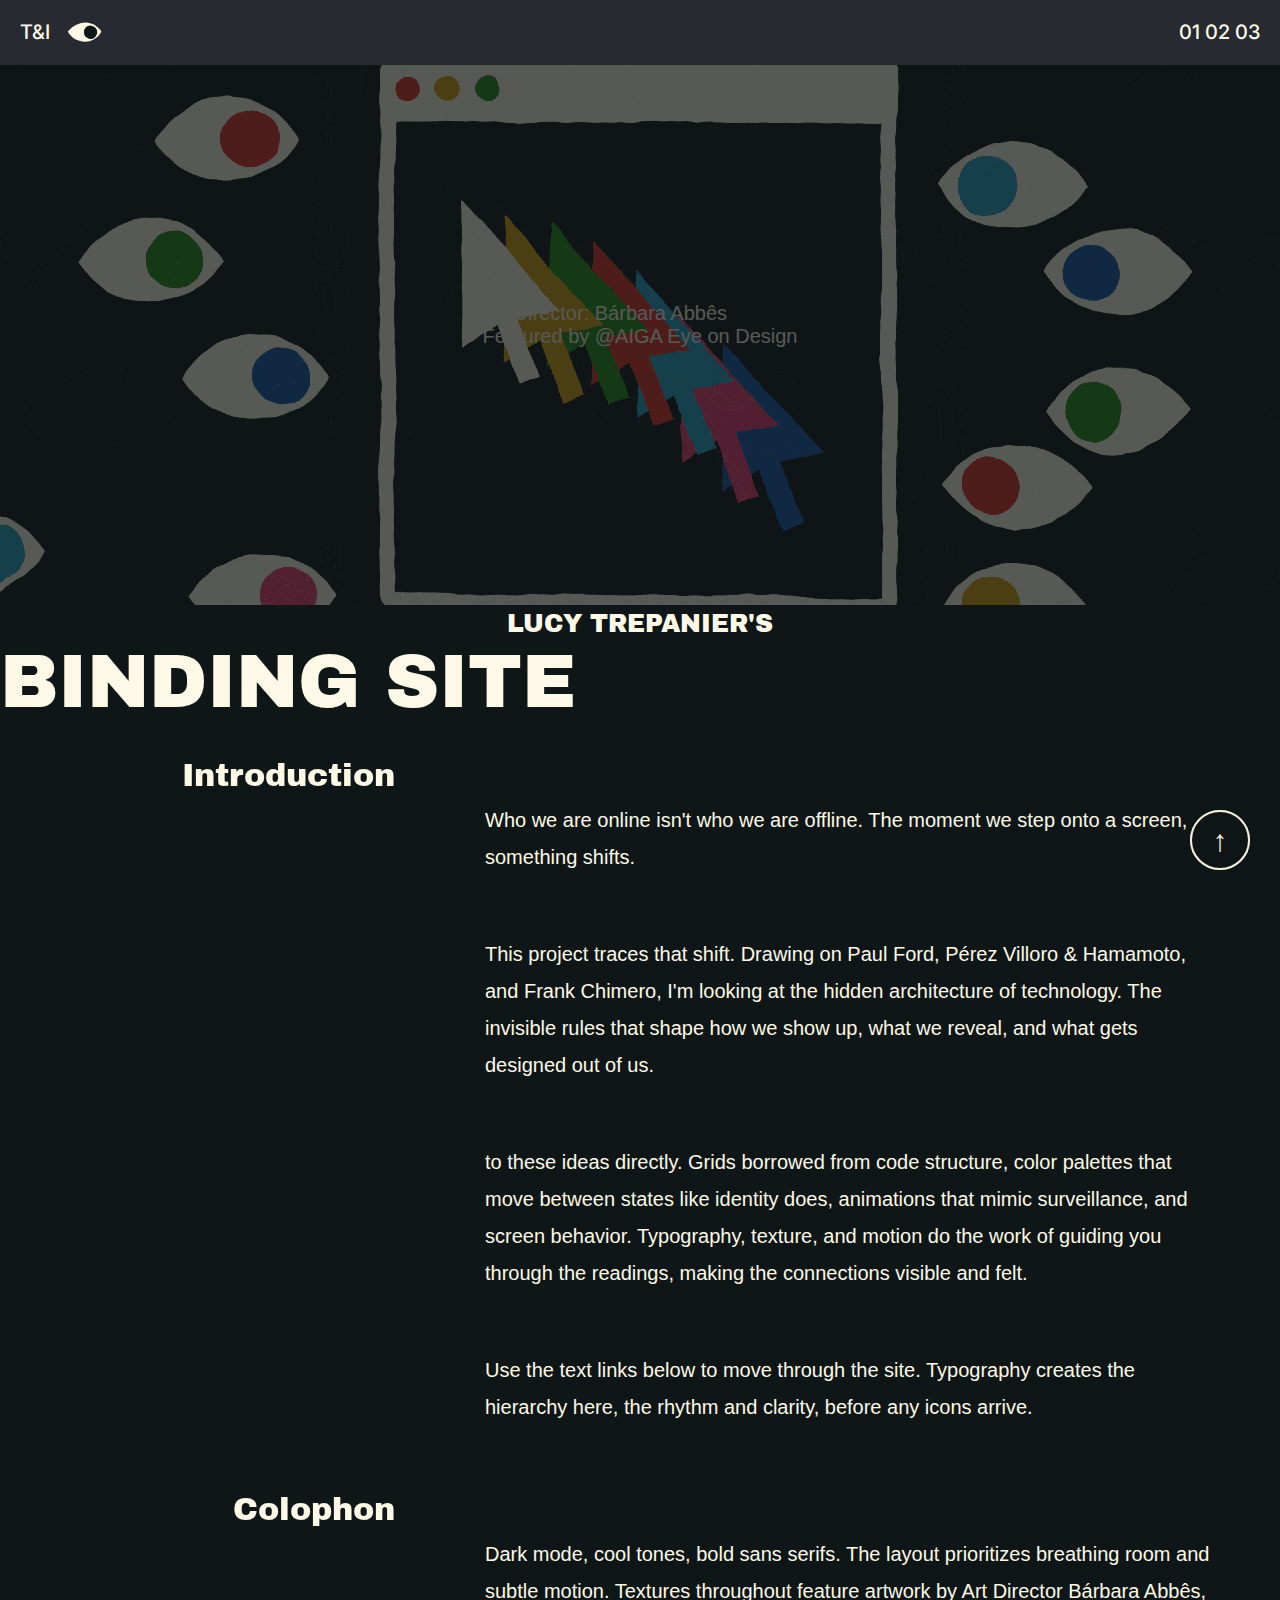
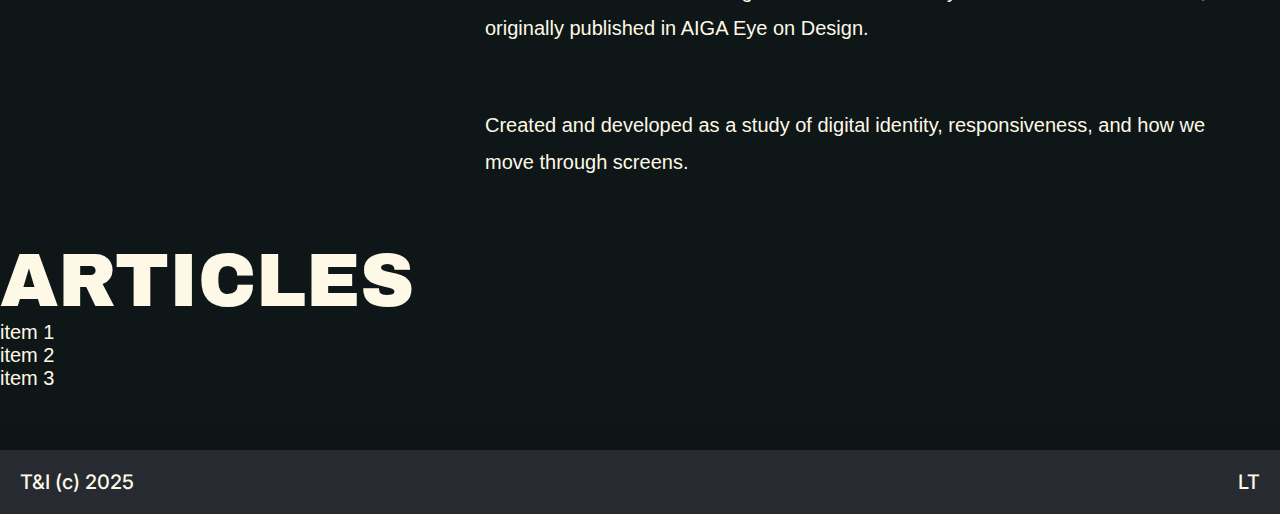
<file: index.html>
<!DOCTYPE html>
<html lang="en">
<head>
    <title>This is Lucy's Binding</title>
        <meta name="viewport" content="width=device-width, initial-scale=1" />
            <style>
	            @import 'reset.css' layer(reset);
	            @import 'common.css' layer(common);
				@import 'style.css' layer(style);
            </style>
        </head>
        <body>
			<nav>
				<ul class="main-page-nav">
					<li class="home">
						<a href="index.html">T&I</a>
						<svg id="Layer_1" xmlns="http://www.w3.org/2000/svg" version="1.1" viewBox="0 0 422.63 259.48">
						<!-- Generator: Adobe Illustrator 29.8.1, SVG Export Plug-In . SVG Version: 2.1.1 Build 2)  -->
						<defs>
							<style>
							.st0 {
								fill: #fdf9e6;
								stroke: #000;
								stroke-miterlimit: 10;
								stroke-width: 5px;
							}

							.st1 {
								fill: #0f1617;
							}
							</style>
						</defs>
						<path class="st0" d="M26.09,124.98c-1.22-1.74,22.7-25.87,25.34-28.57,9.52-9.71,19.64-18.84,30.51-27.02,19.25-14.48,41.42-24.37,63.81-32.96,28.94-11.1,60.52-15.36,91.35-11.99,21.49,2.35,41.79,10.15,61.5,18.66,8.39,3.62,17.43,6.61,24.57,12.44,6.19,5.06,11.39,11.1,17.78,15.95s13.26,9.6,18.85,15.62c6.14,6.6,12.27,13.21,18.4,19.82l9.03,16.63-11.4,20.43c-17.2,30.81-48.32,50.28-77.45,68.42l-22.79,9.97c-19.1,8.35-43.33,10.43-63.91,10.39-5.74-.01-11.49-.27-17.19-.98-6.95-.86-13.81-2.37-20.65-3.88-10.98-2.42-21.97-4.84-32.71-8.18-27.21-8.46-52.56-23.47-73.57-42.66-16.65-15.21-28.55-33.8-41.45-52.09Z"/>
						<path class="st1" d="M200.99,117.95c-1.39,15.82,1.85,39.67,11.65,52.89,6.53,8.82,16.5,14.9,26.06,19.94,10.27,5.42,19.54,9.91,31.39,9.61,7.3-.18,14.75-.78,21.74-3.02s12.66-6.97,18.96-10.85l14.92-14.92c9.17-9.17,12.82-25.83,13.65-38.15.55-8.22.41-16.57-1.57-24.57-4.03-16.32-16.67-28.47-30.54-36.98-9.22-5.66-18.99-11.07-29.73-12.33-21.11-2.48-45.56,5.59-59.99,21.21-10.47,11.34-15.38,24.02-16.53,37.17Z"/>
						</svg>
					</li>
					<li class="tabs">
						<a class="tab1" href="what-is-code/index.html">01</a>
						<a class="tab2" href="post-identity/index.html">02</a>
						<a class="tab3" href="what-screens-want/index.html">03</a>
					</li>
				</ul>
			</nav>
            <section class="gif">
					<ul>
						<li><a href="https://charlielemaignan.com/projects/quartz">Art Director: Bárbara Abbês</a></li>
						<li><a href="https://www.instagram.com/p/CRUh6u8F-dt/?utm_source=ig_web_copy_link&img_index=1">Featured by @AIGA Eye on Design</a></li>
					</ul>
				</section>
			<section class="project">
				<p class="eyebrow">LUCY TREPANIER'S</h1>
				<h1>BINDING SITE</h1>
			</section>
			<section class="text-container">
				<section class="section-title">
					<h2> Introduction </h2>
				</section>
					<section class="1.1-text">
						<p class="link">
							<a href="../article-name/">↑</a>
						</p>
						<p>
							Who we are online isn't who we are offline. The moment we step onto a screen, something shifts.
						</p>
						<p>
							This project traces that shift. Drawing on Paul Ford, Pérez Villoro & Hamamoto, and Frank Chimero, I'm looking at the hidden architecture of technology. The invisible rules that shape how we show up, what we reveal, and what gets designed out of us.	
						</p>
						<p>
							to these ideas directly. Grids borrowed from code structure, color palettes that move between states like identity does, animations that mimic surveillance, and screen behavior. Typography, texture, and motion do the work of guiding you through the readings, making the connections visible and felt.
						</p>
						<p id="block">
							Use the text links below to move through the site. Typography creates the hierarchy here, the rhythm and clarity, before any icons arrive.
						</p>
					</section>
					<section class="section-title">
						<h2> Colophon </h2>
					</section>
						<section class="1.1-text">
							<p class="link">
								<a href="../article-name/">↑</a>
							</p>
							<p>
								Dark mode, cool tones, bold sans serifs. The layout prioritizes breathing room and subtle motion. Textures throughout feature artwork by Art Director Bárbara Abbês, originally published in AIGA Eye on Design.
							</p>
							<p id="block">
								Created and developed as a study of digital identity, responsiveness, and how we move through screens.	
							</p>
						</section>
			</section>
			<section>
					<h1 class="legend-text"> ARTICLES </h1>
				<section class="legend">
					<ul>
						<li id="item1">item 1</li>
						<li id="item2">item 2</li>
						<li id="item3">item 3</li>
					</ul>
				</section>
				</section>
				<footer>
					<ul>
						<li class="footer-item">T&I (c) 2025</li>
						<li class="footer-item">LT</li>
					</ul>
				</footer>
        </body>
</head>
</file>
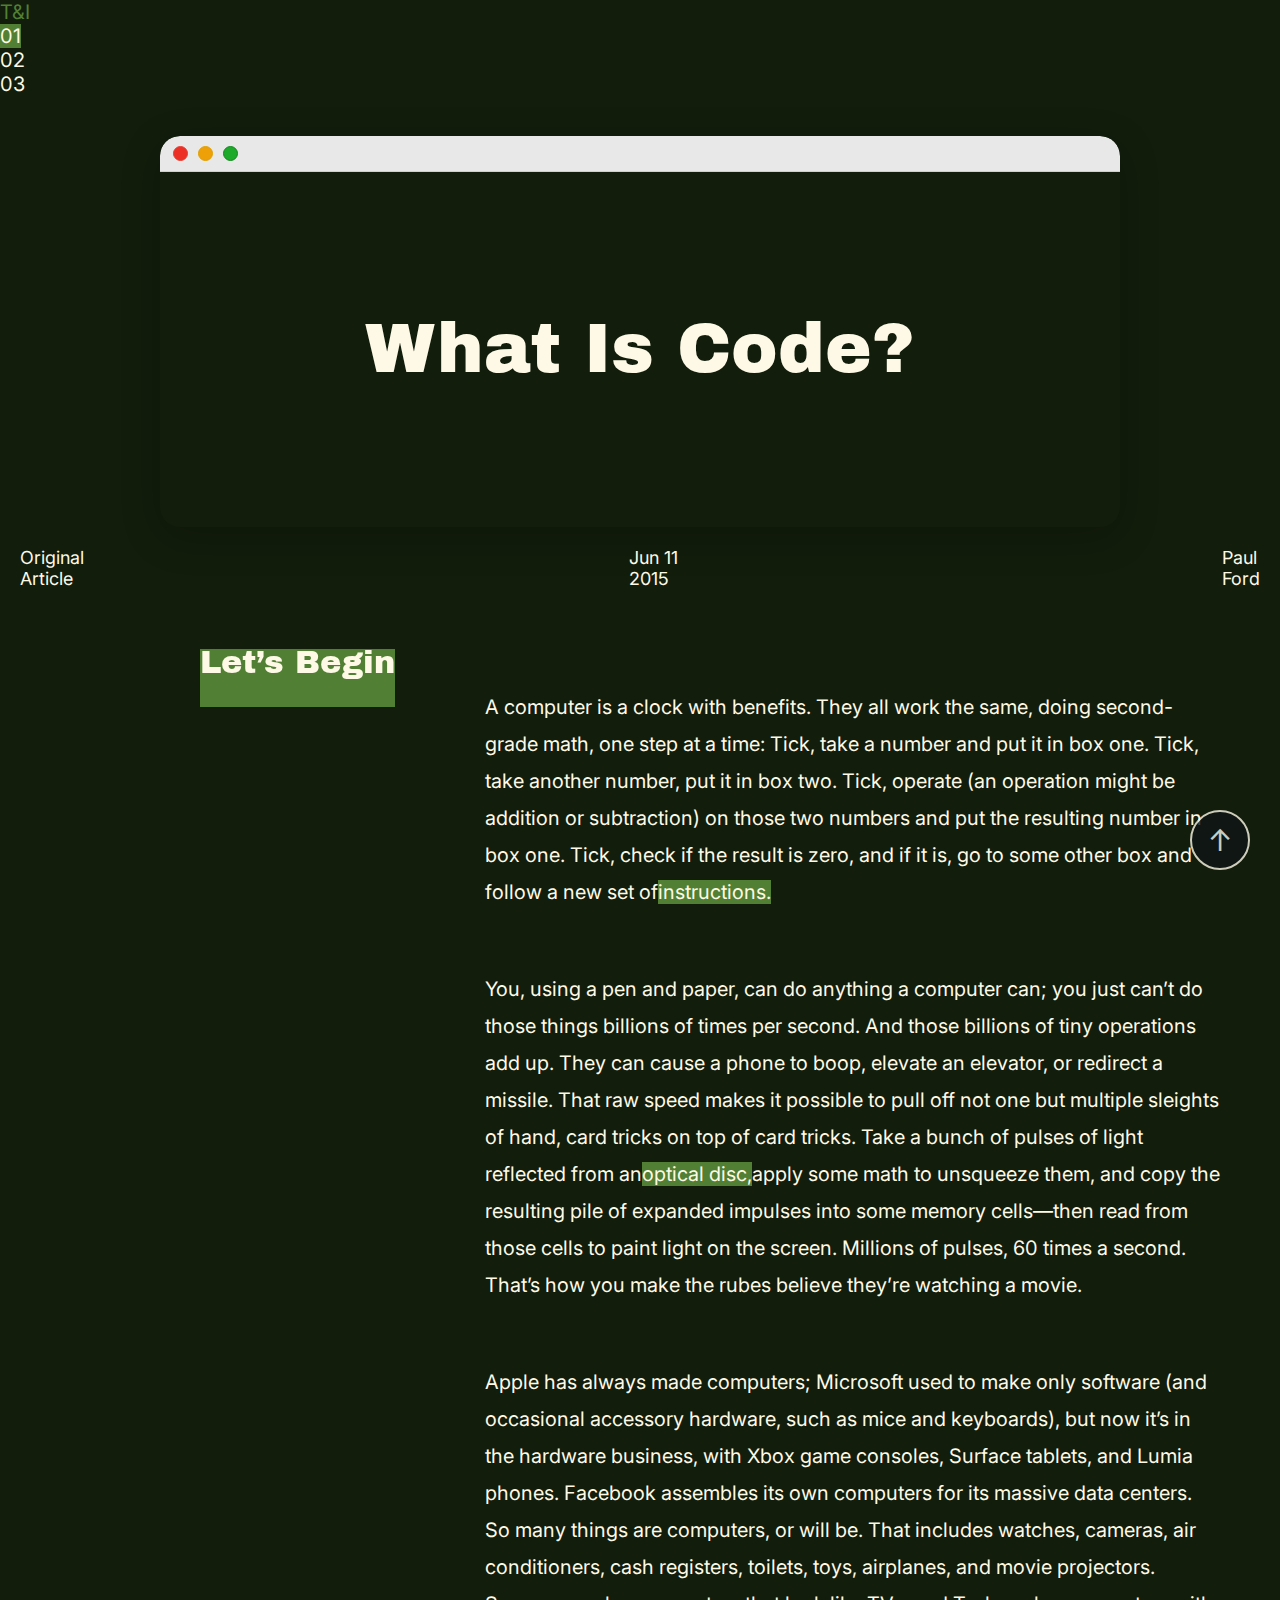
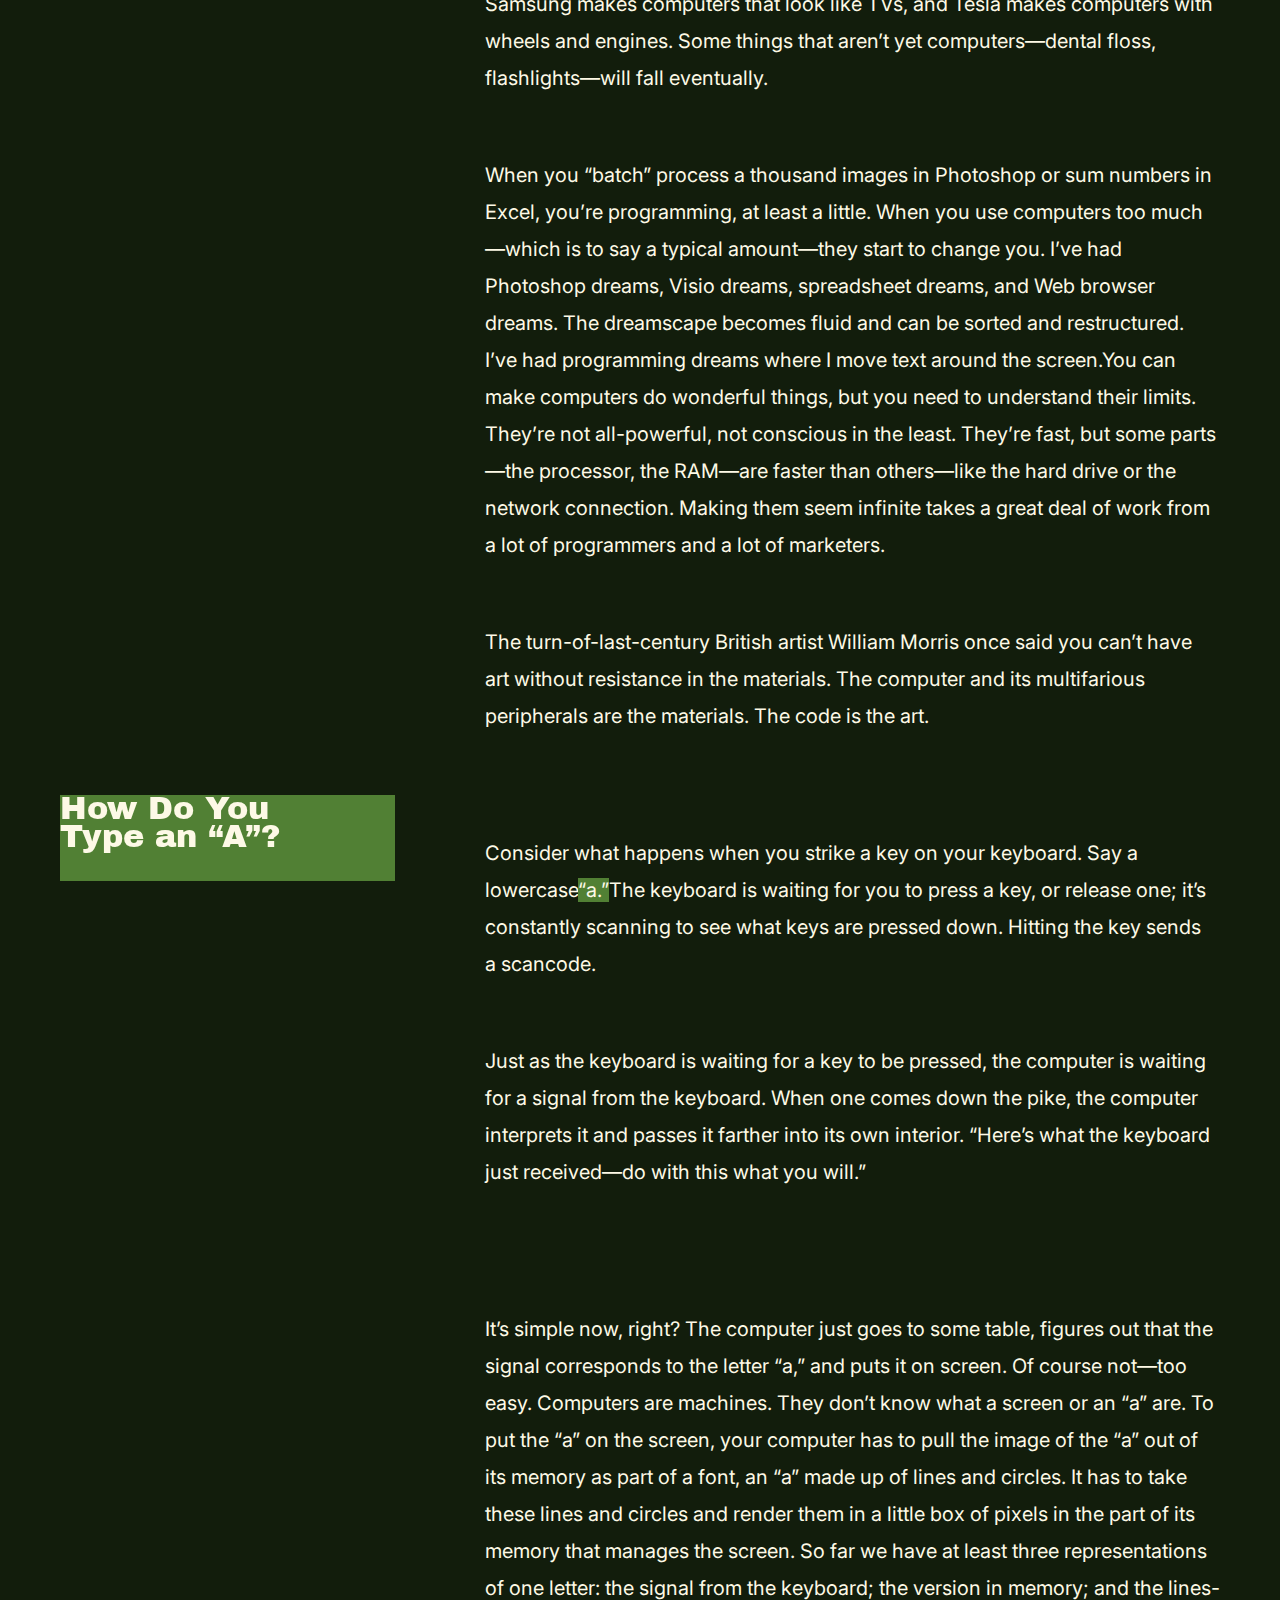
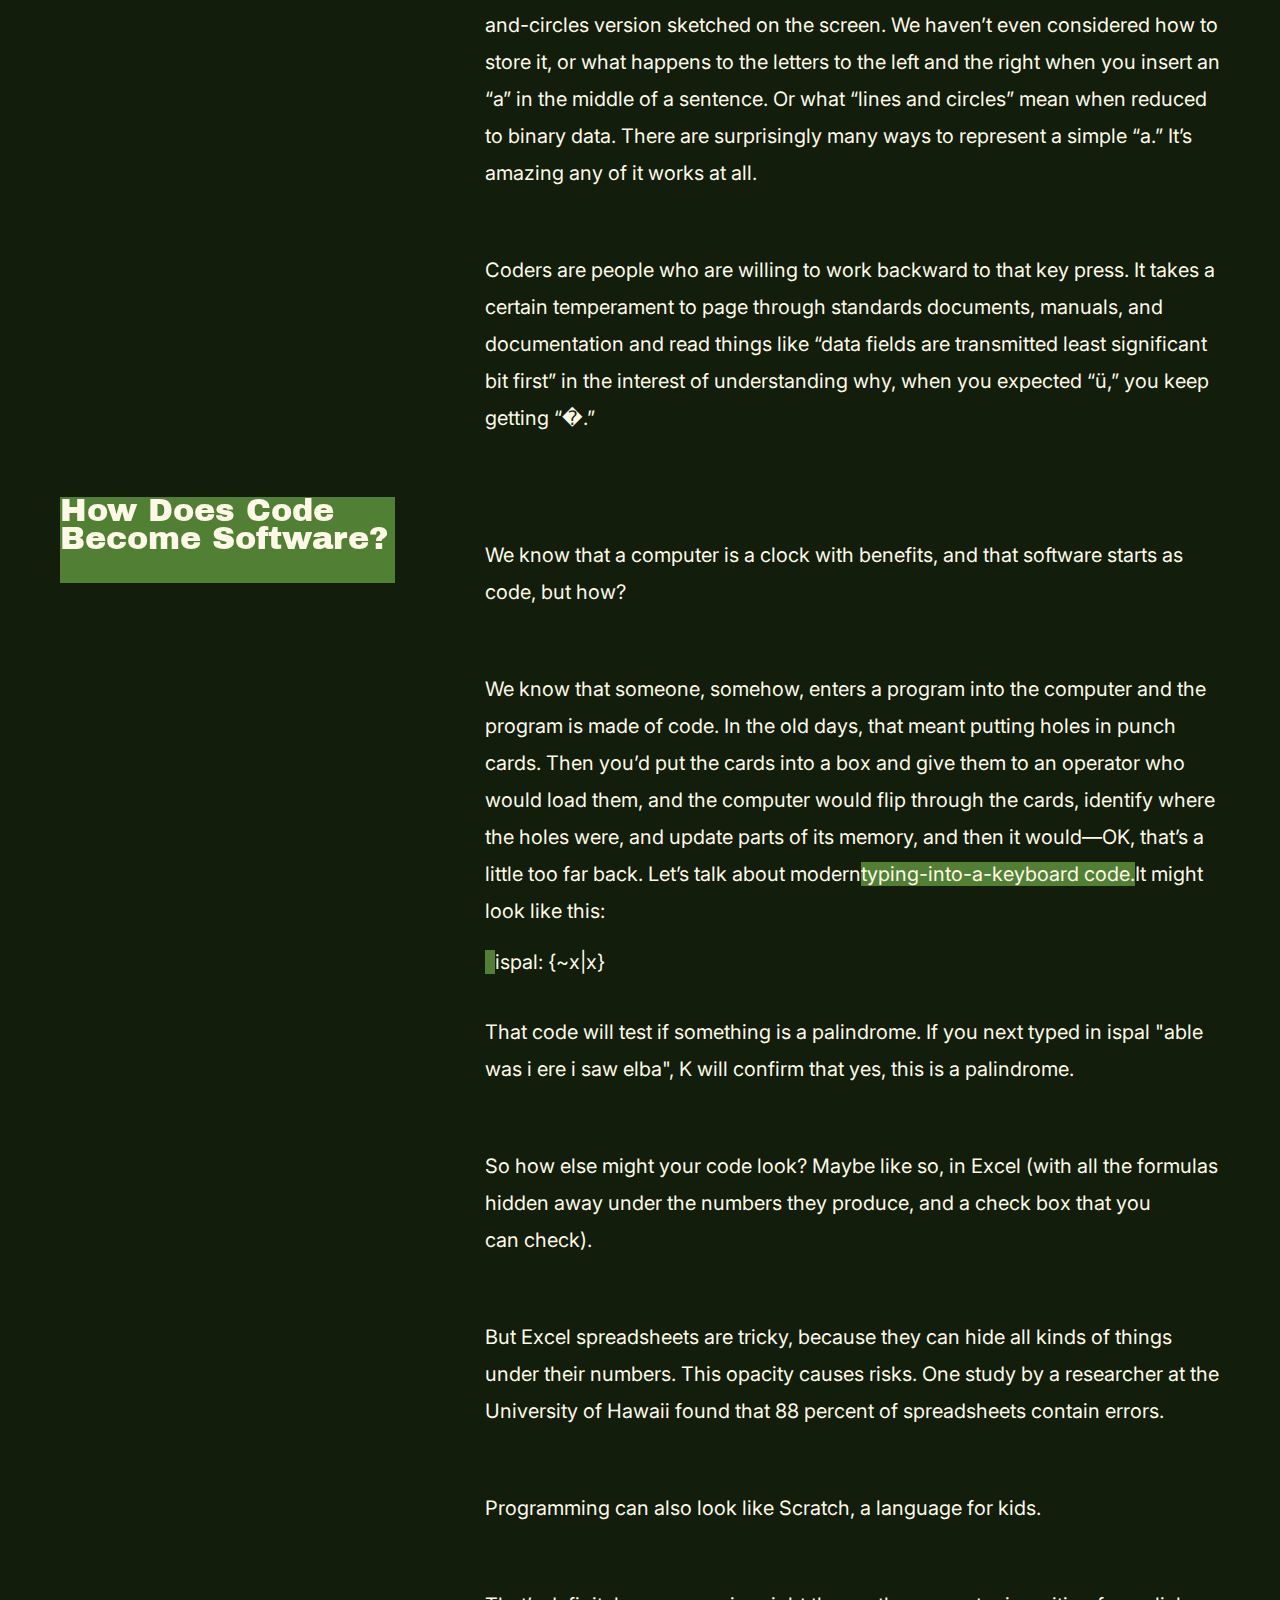
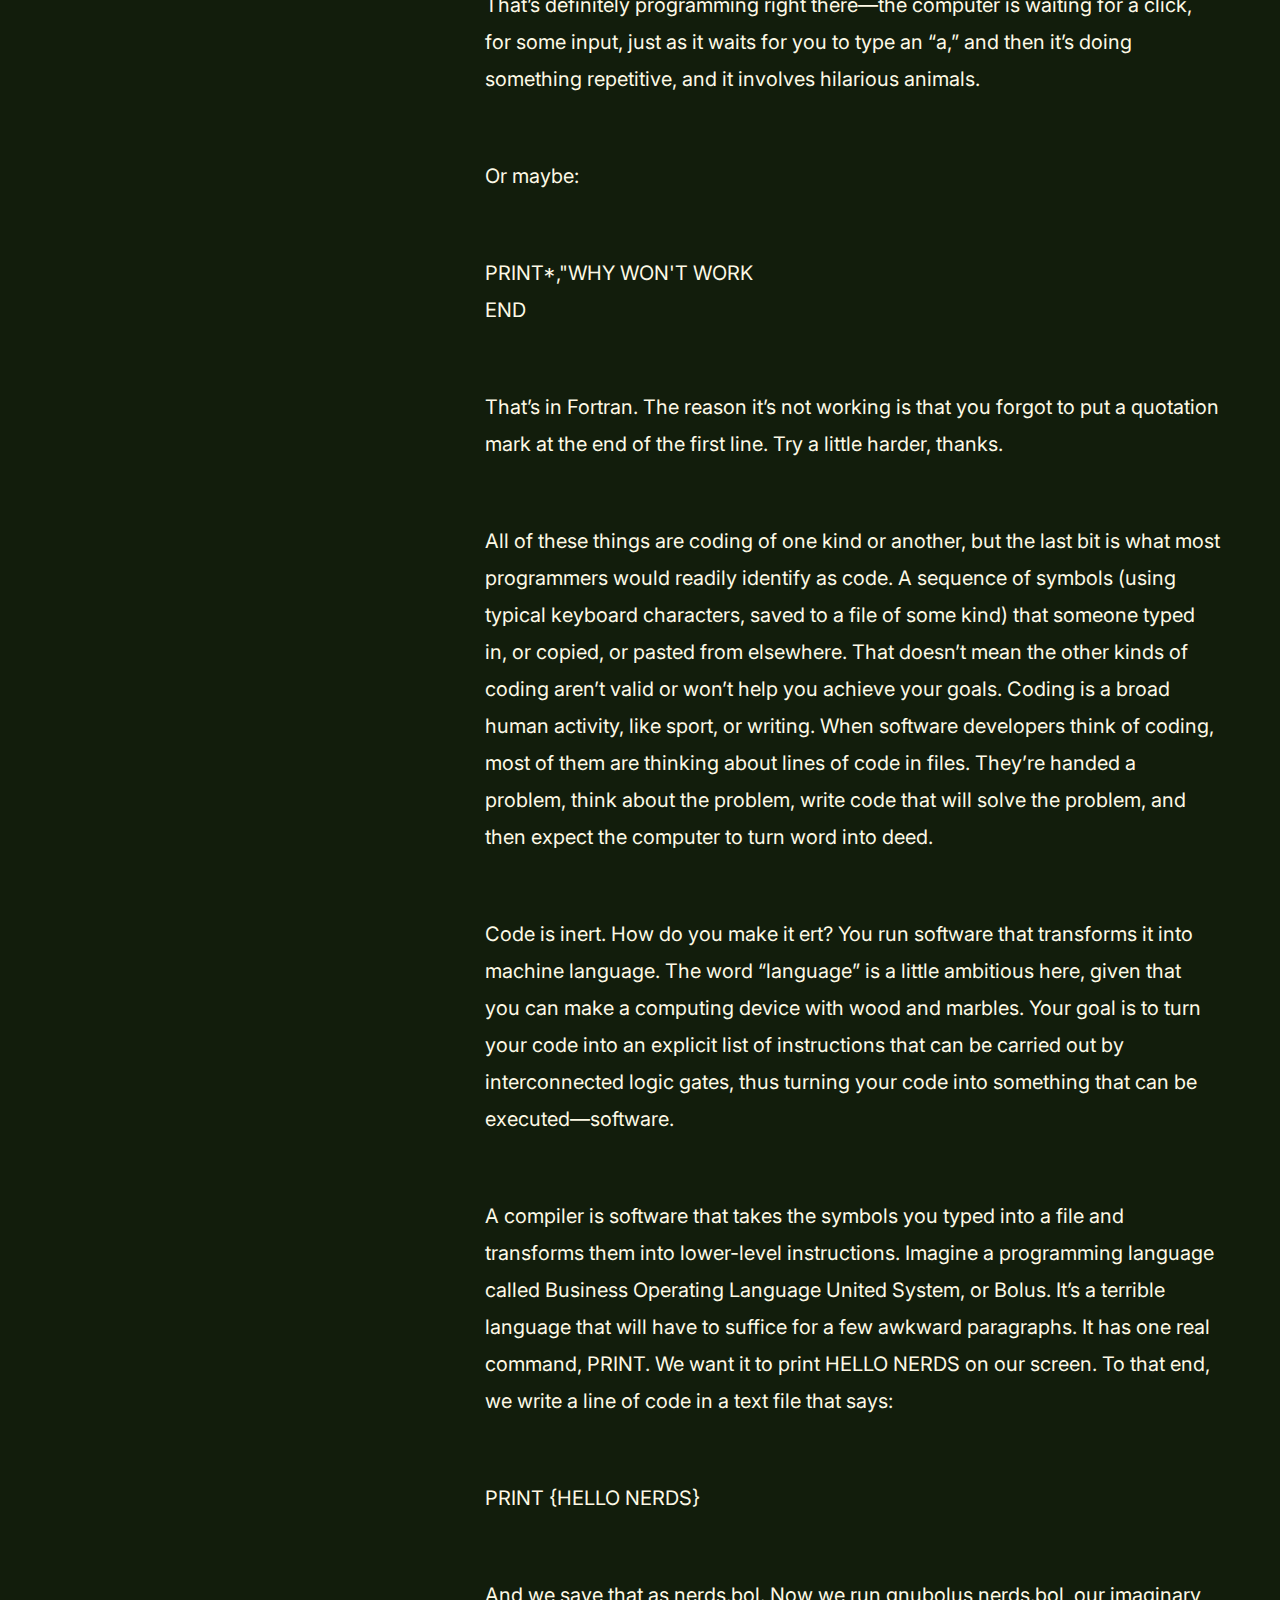
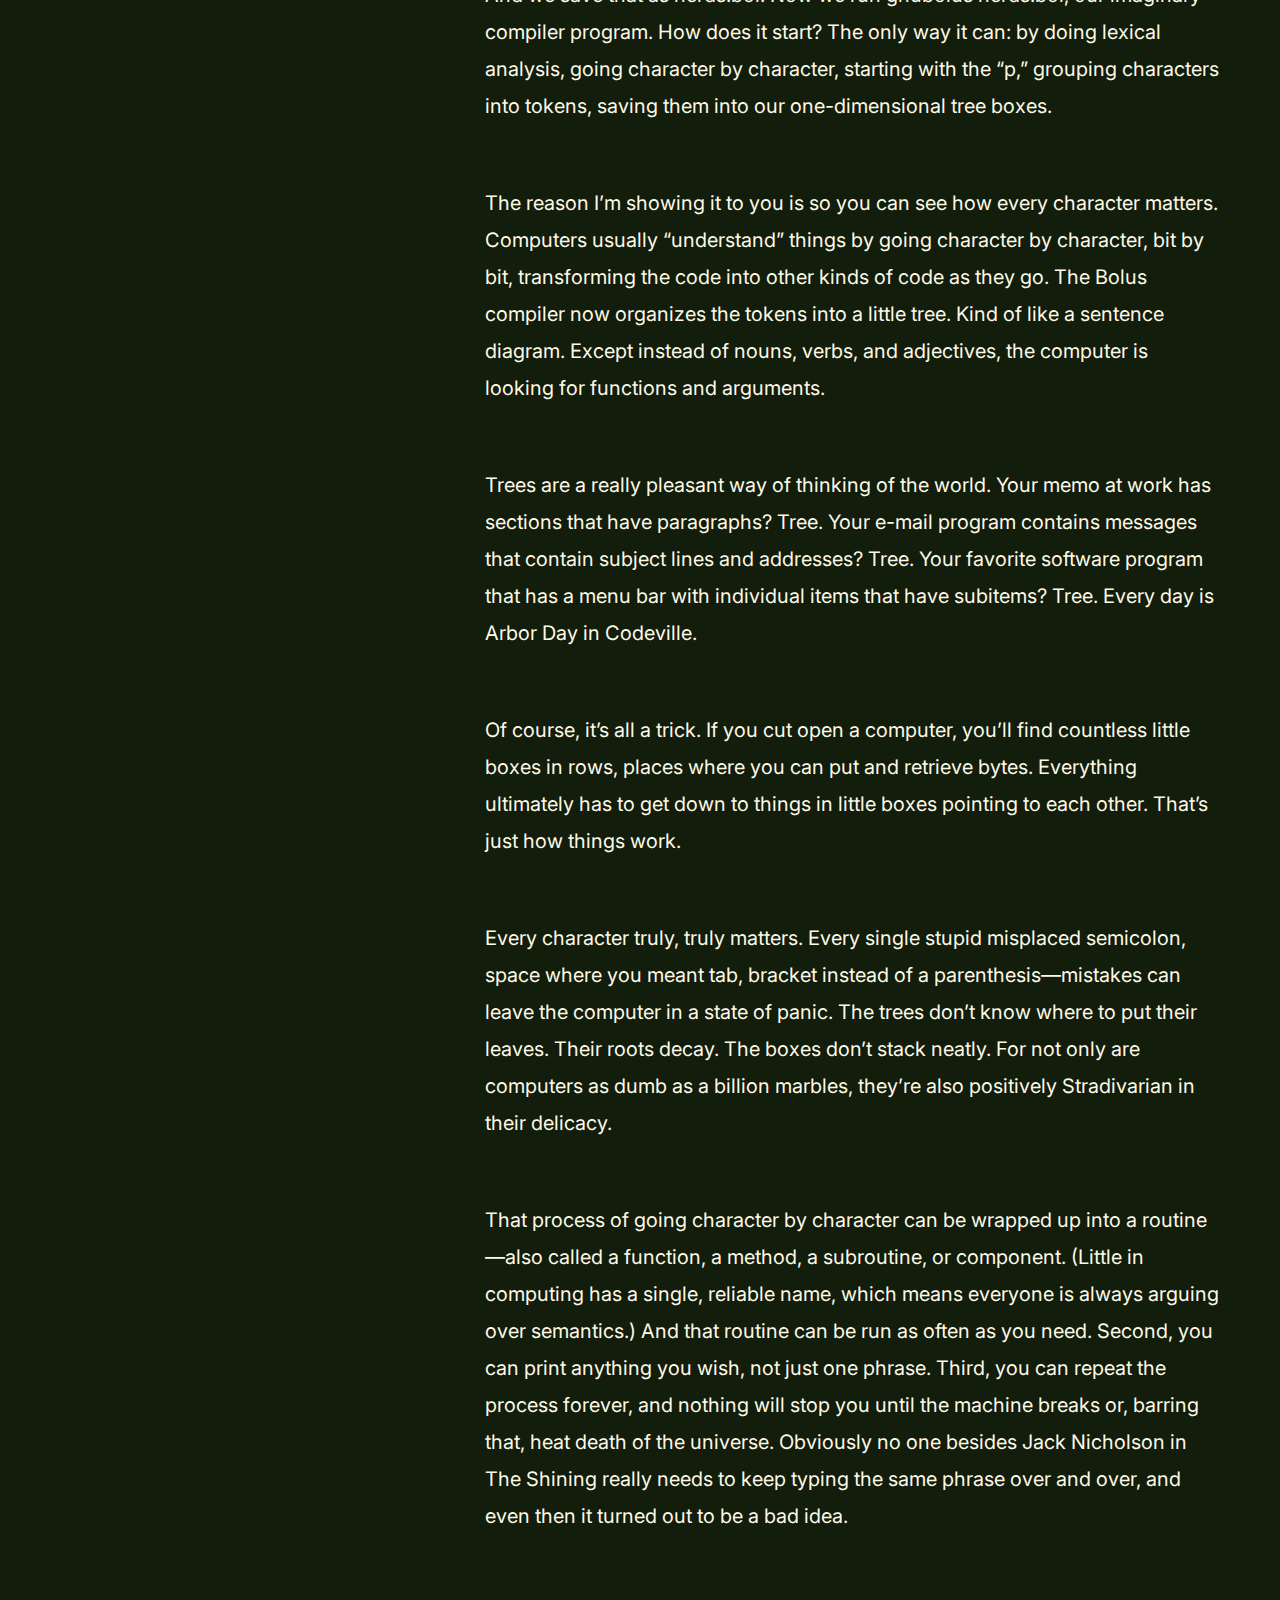
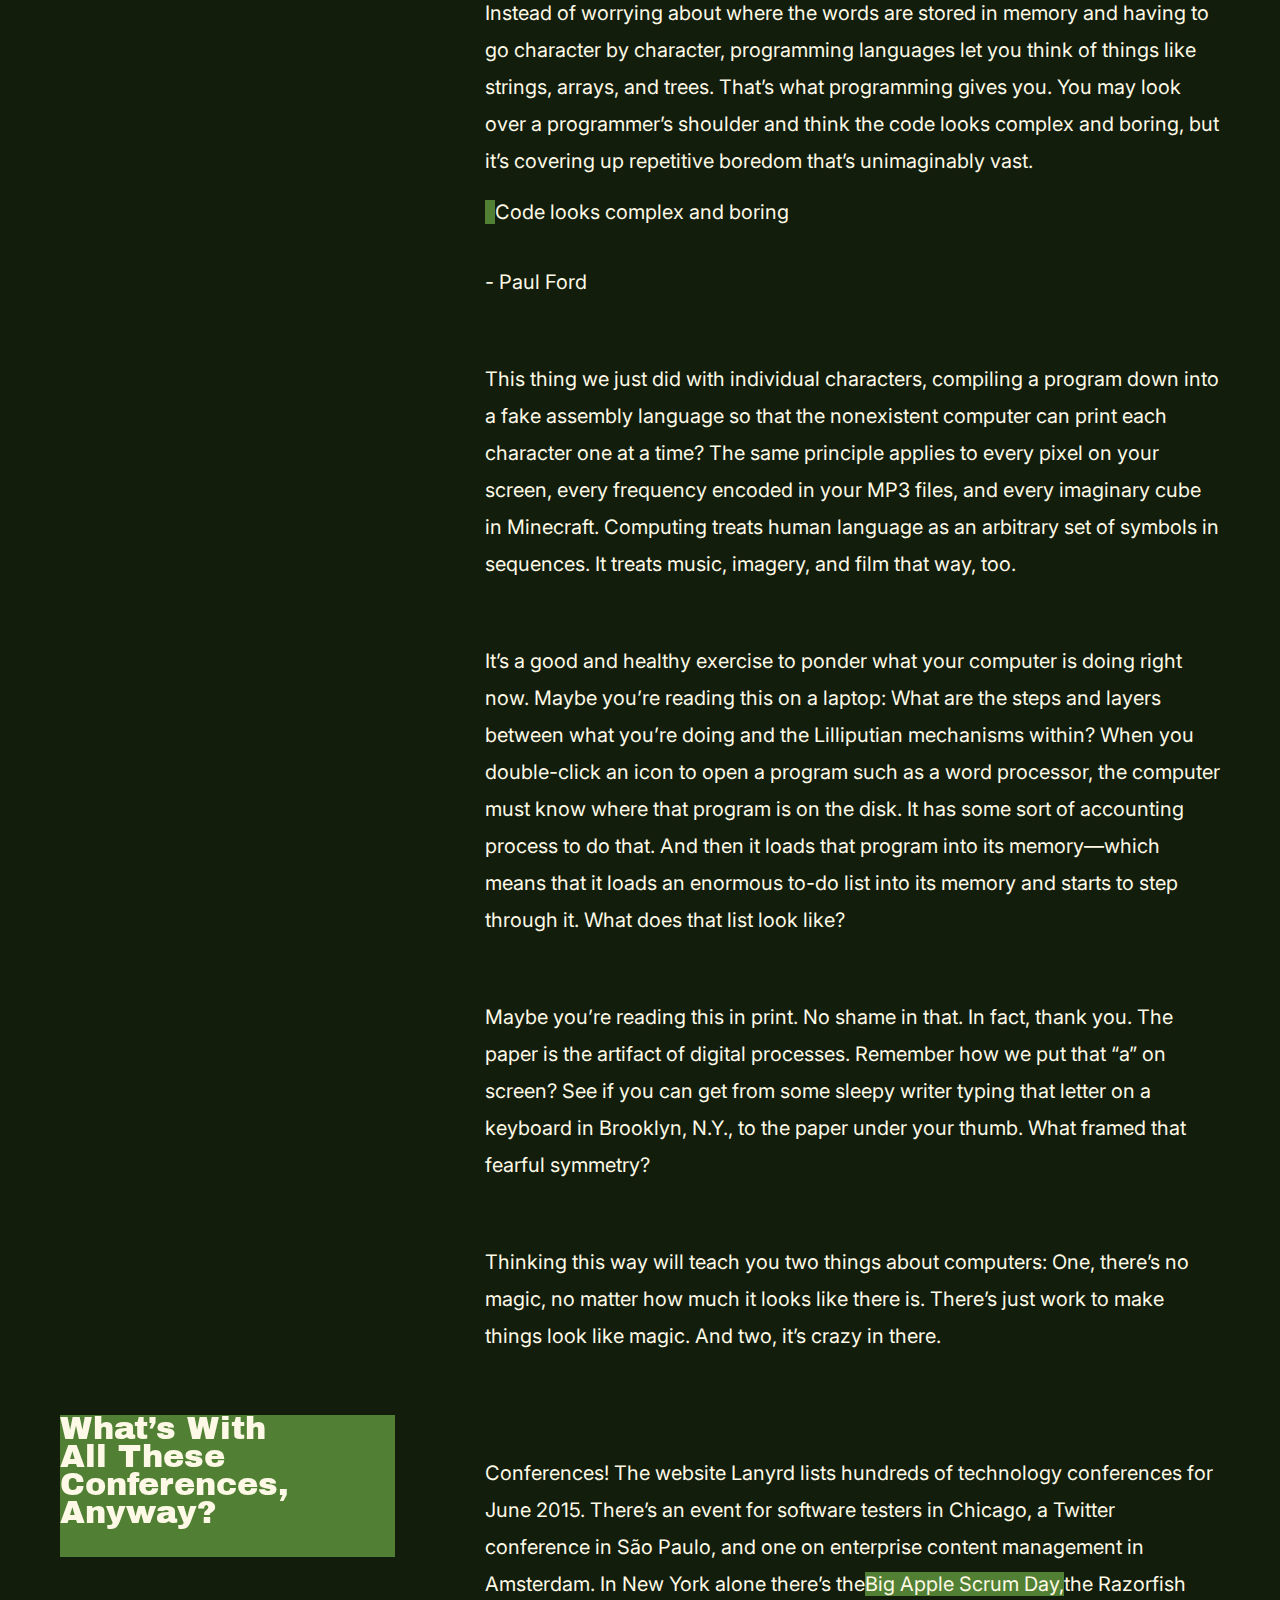
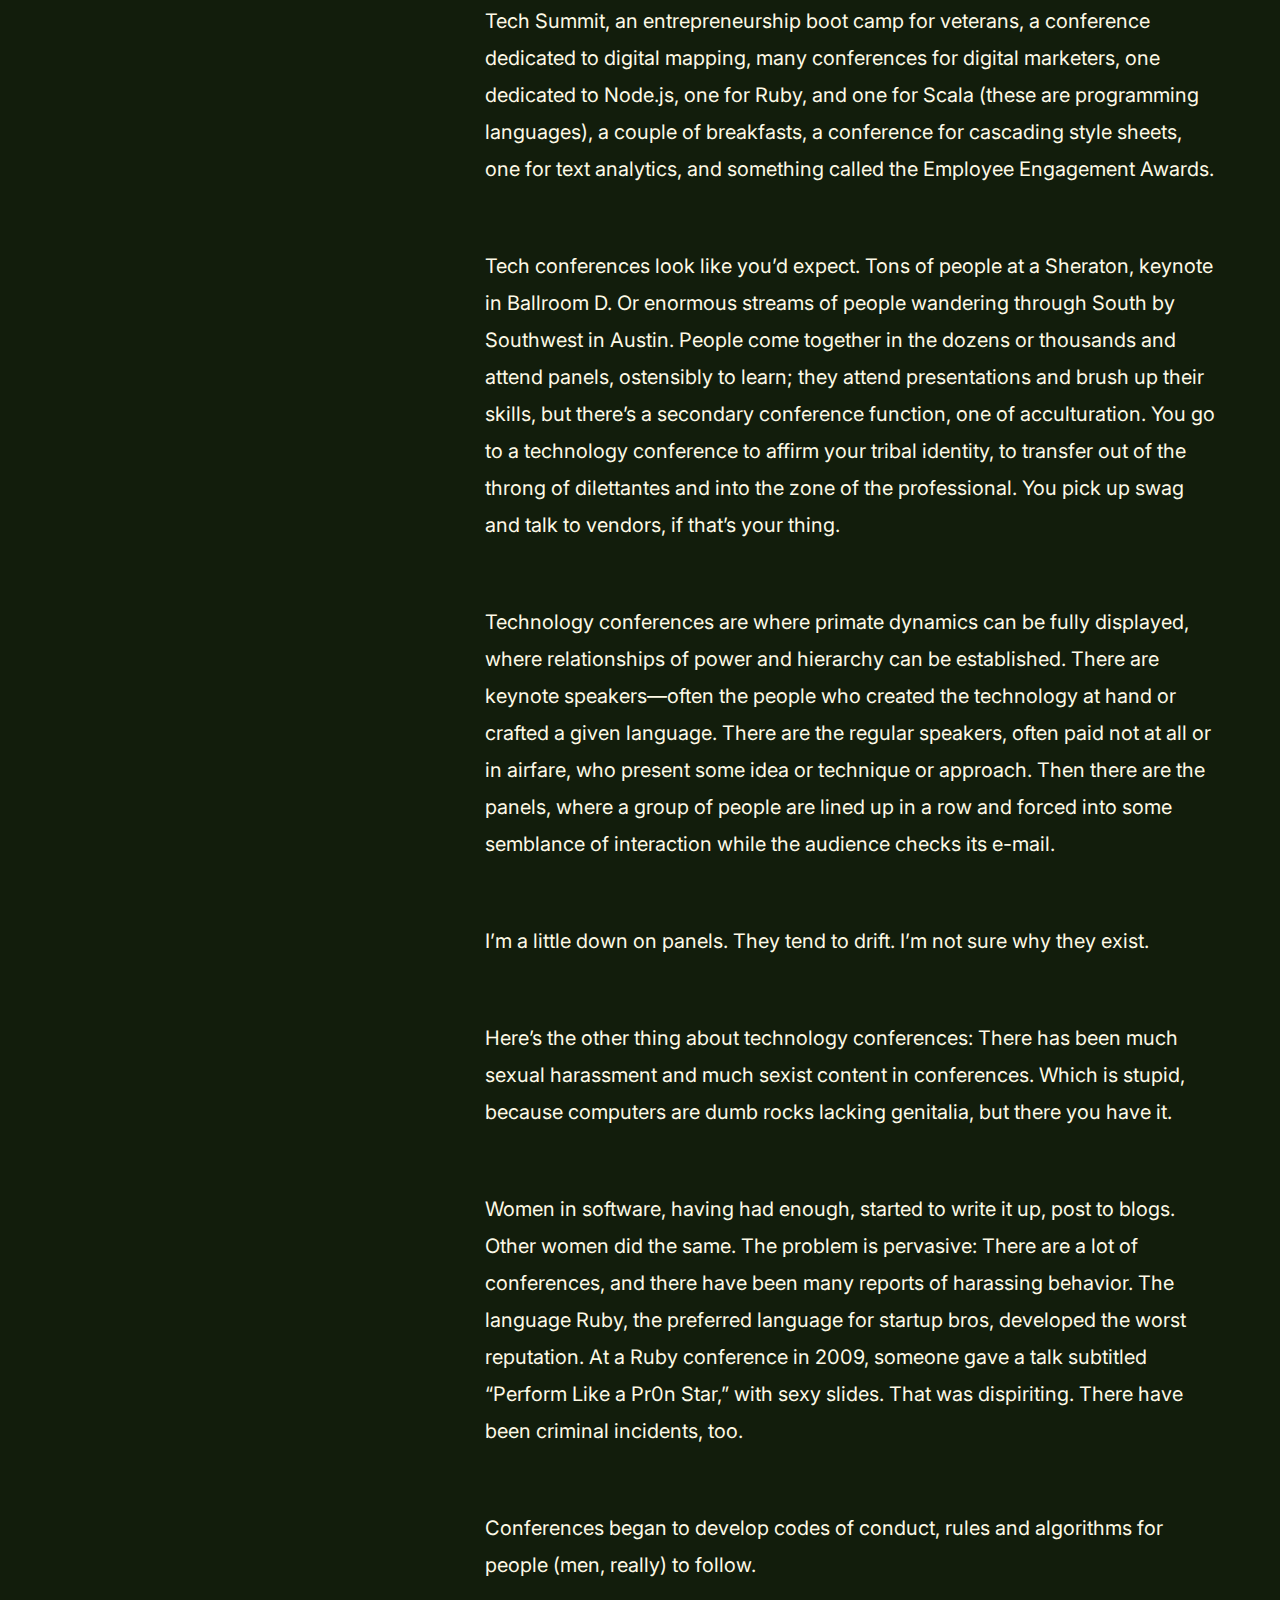
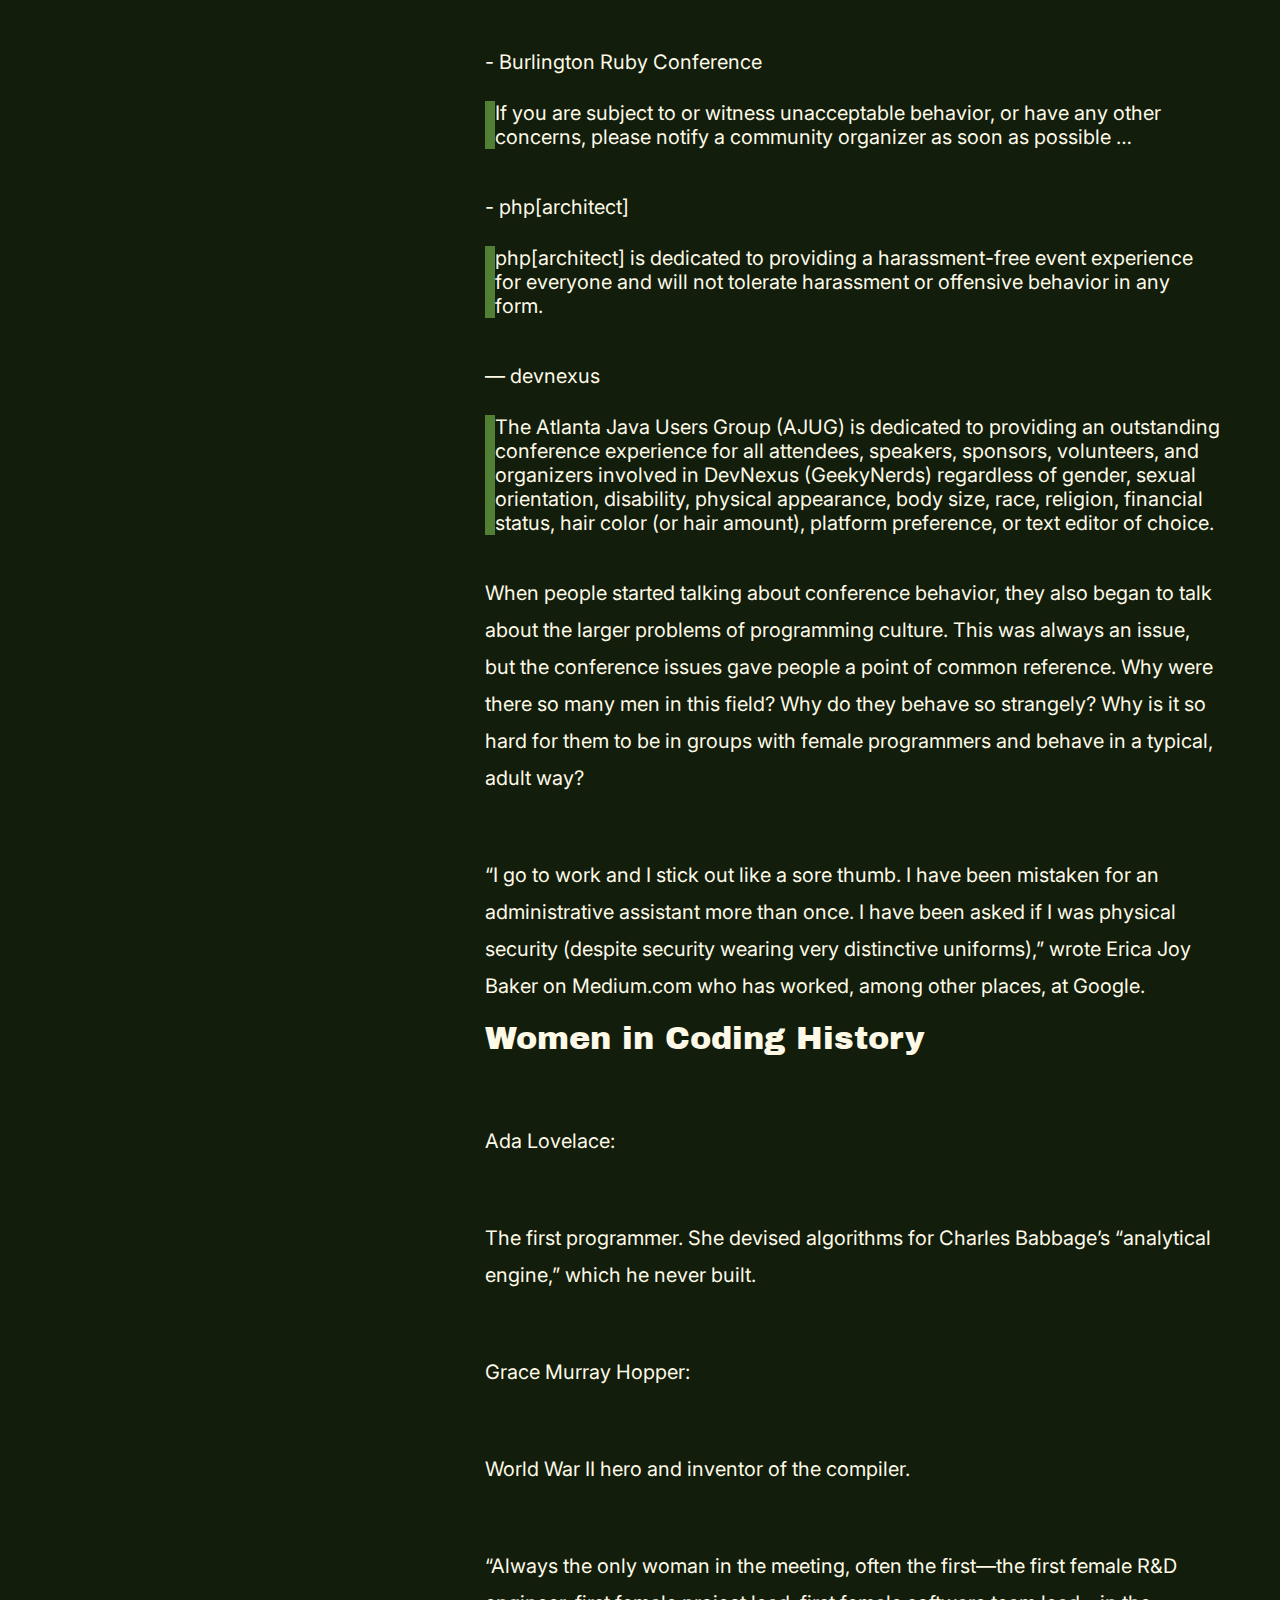
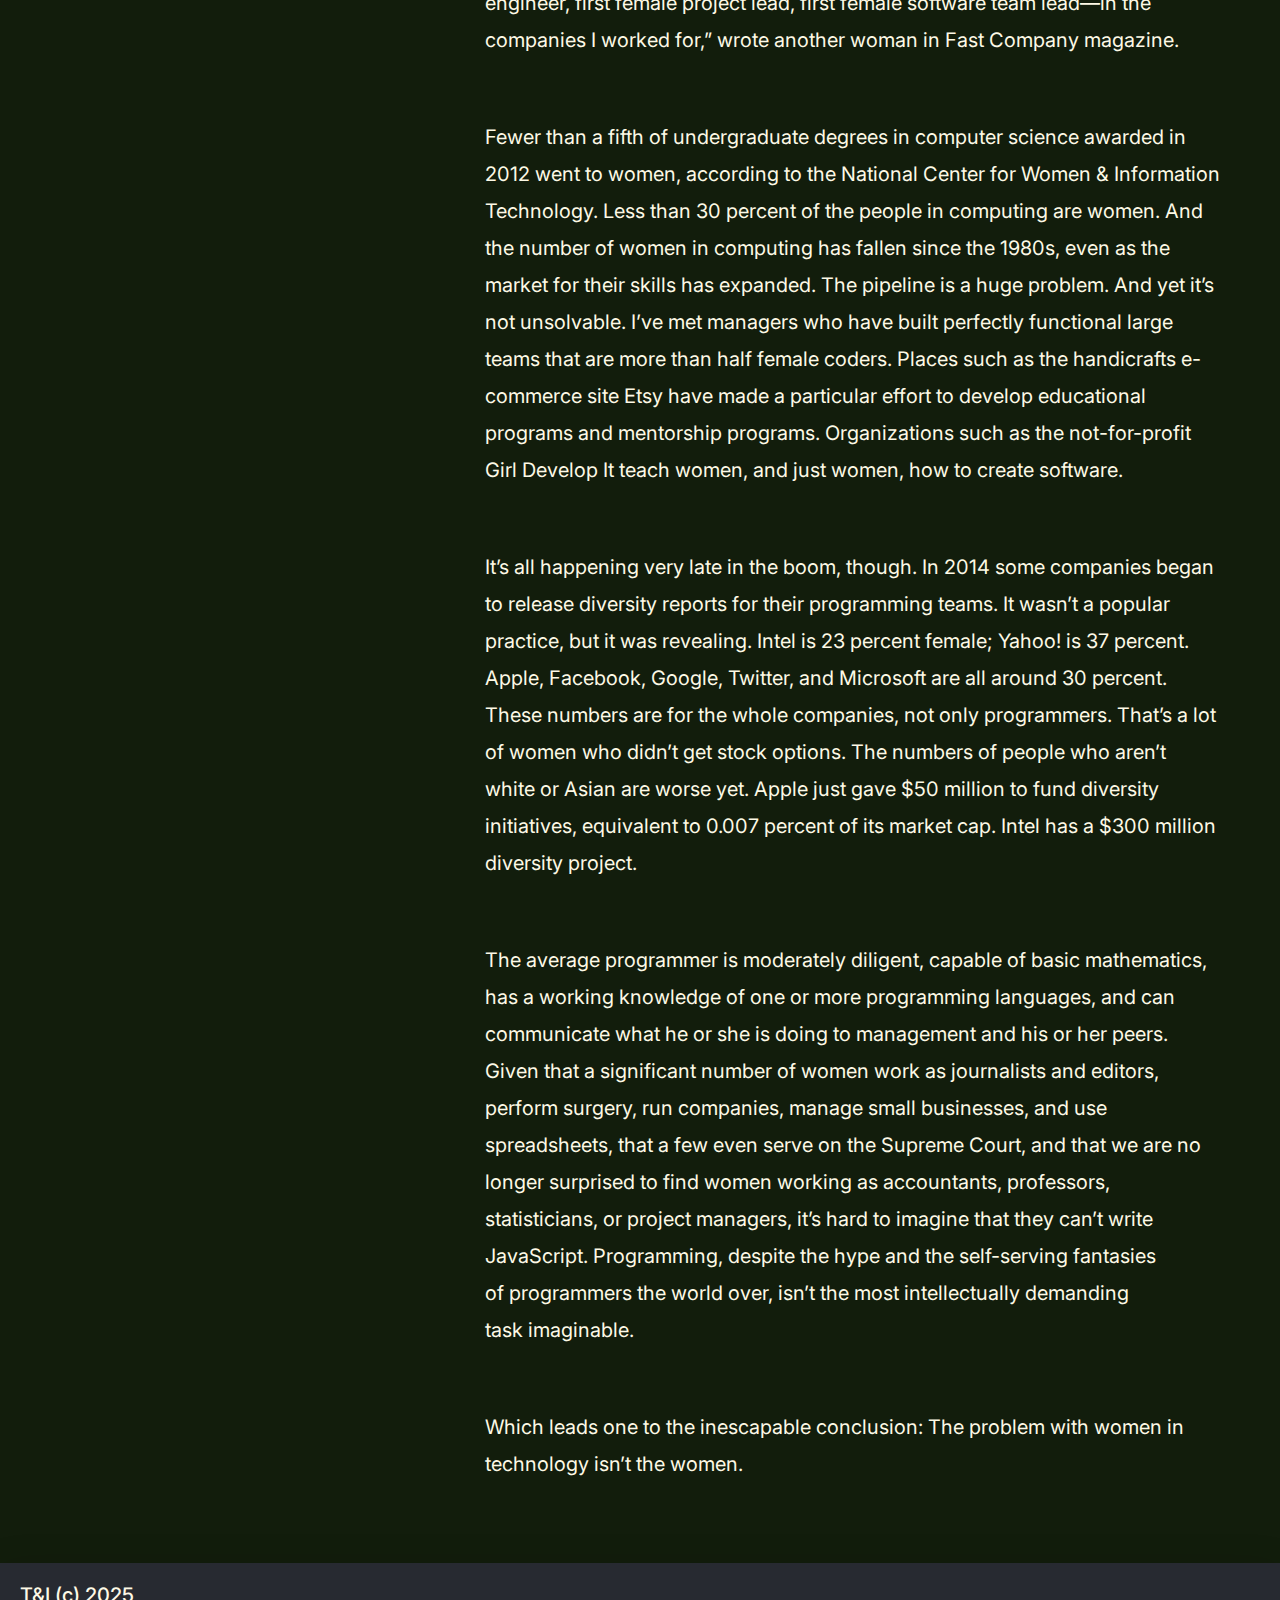
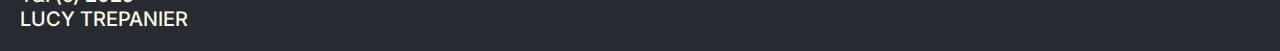
<file: article-name/index.html>
<!doctype html>
<html>
	<head>
		<title>Lucy's Manuscript</title>
		<meta name="viewport" content="width=device-width, initial-scale=1" />
		<style>
			@import '../reset.css' layer(reset);
			@import '../common.css' layer(common);
			@import 'style.css' layer(page);
		</style>
	</head>
	<body>
			<nav>
                <ol class="main-nav">
                    <li>
						<a class="home" href="../index.html">T&I</a>
					</li>
					<li>
						<a class="active" href="../article-name/">01</a>
					</li>
                    <li>
						<a href="../second-article/">02</a>
					</li>
                    <li>
						<a href="../third-one/">03</a>
					</li>
                </ol>
            </nav>
		<!-- <header>
				<section class="gif">
					<ol>
						<li><a href="https://charlielemaignan.com/projects/quartz">Art Director: Bárbara Abbês</a></li>
						<li><a href="https://www.instagram.com/p/CRUh6u8F-dt/?utm_source=ig_web_copy_link&img_index=1">Featured by @AIGA Eye on Design</a></li>
					</ol>
				</section>
		</header> -->
		<main>
			<article>
				<section> 
					<!-- <section class="title">
						<h1 id="main">DIRECTION</h1>
						<p class="sub-title">one</p>
					</section> -->
					<section class="title">
					<section class="top-bar">
						<ul class="circles">
							<li class="circle red"></li>
							<li class="circle yellow"></li>
							<li class="circle green"></li>
						</ul>
					</section>
					<section class="screen">
						<h1 id="top">What Is Code?</h1>
					</section>
					</section>
						<!-- <h1 id="top2">WHAT IS CODE?</h1>
						<h1 id="top3">WHAT IS CODE?</h1>
						<h1 id="top4">WHAT IS CODE?</h1> -->
					</section>
						<ol class="list-items">
                    		<li><a href="https://www.bloomberg.com/graphics/2015-paul-ford-what-is-code/?embedded-checkout=true">Original<br>Article</a></li>
                    		<li>Jun 11<br>2015</li>
                    		<li><a href="https://en.wikipedia.org/wiki/Paul_Ford_(technologist)">Paul<br>Ford</a></li>
                		</ol>
					<section class="text-container">
							<section class="section-title">
								<h2 class="one"> Let’s Begin </h2>
							</section>
							<section class="1.1-text">
								<p class="link">
									<a href="../article-name/">↑</a>
								</p>
								<p>
									A computer is a clock with benefits. They all work the same, doing second-grade math, one step at a time: Tick, take a number and put it in box one. Tick, take another number, put it in box two. Tick, operate (an operation might be addition or subtraction) on those two numbers and put the resulting number in box one. Tick, check if the result is zero, and if it is, go to some other box and follow a new set of<a class="link01"href="https://www.bloomberg.com/graphics/2015-paul-ford-what-is-code/">instructions.</a>
								</p>
								<p>
									You, using a pen and paper, can do anything a computer can; you just can’t do those things billions of times per second. And those billions of tiny operations add up. They can cause a phone to boop, elevate an elevator, or redirect a missile. That raw speed makes it possible to pull off not one but multiple sleights of hand, card tricks on top of card tricks. Take a bunch of pulses of light reflected from an<a class="link01"href="https://www.bloomberg.com/graphics/2015-paul-ford-what-is-code/">optical disc,</a>apply some math to unsqueeze them, and copy the resulting pile of expanded impulses into some memory cells—then read from those cells to paint light on the screen. Millions of pulses, 60 times a second. That’s how you make the rubes believe they’re watching a movie.
								</p>
								<!-- This is inserted for design purposes -->
								<!-- <blockquote>
									"Millions of pulses, 60 times a second. That’s how you make the rubes believe they’re watching a movie."
								</blockquote>
								<p class="paul">
									- Paul Ford
								</p> -->
								<p>
									Apple has always made computers; Microsoft used to make only software (and occasional accessory hardware, such as mice and keyboards), but now it’s in the hardware business, with Xbox game consoles, Surface tablets, and Lumia phones. Facebook assembles its own computers for its massive data centers. So many things are computers, or will be. That includes watches, cameras, air conditioners, cash registers, toilets, toys, airplanes, and movie projectors. Samsung makes computers that look like TVs, and Tesla makes computers with wheels and engines. Some things that aren’t yet computers—dental floss, flashlights—will fall eventually.
								</p>
								<p>
									When you “batch” process a thousand images in Photoshop or sum numbers in Excel, you’re programming, at least a little. When you use computers too much—which is to say a typical amount—they start to change you. I’ve had Photoshop dreams, Visio dreams, spreadsheet dreams, and Web browser dreams. The dreamscape becomes fluid and can be sorted and restructured. I’ve had programming dreams where I move text around the screen.You can make computers do wonderful things, but you need to understand their limits. They’re not all-powerful, not conscious in the least. They’re fast, but some parts—the processor, the RAM—are faster than others—like the hard drive or the network connection. Making them seem infinite takes a great deal of work from a lot of programmers and a lot of marketers.
								</p>
								<p>
									The turn-of-last-century British artist William Morris once said you can’t have art without resistance in the materials. The computer and its multifarious peripherals are the materials. The code is the art.
								</p>
							</section>
					</section>

					<section class="text-container">
						<section class="section-title">
							<h2 class="one"> How Do You Type an “A”? </h2>
						</section>
						<section class="1.2-text">
							<p>
								Consider what happens when you strike a key on your keyboard. Say a lowercase<a class="link01"href="https://www.bloomberg.com/graphics/2015-paul-ford-what-is-code/">“a.”</a>The keyboard is waiting for you to press a key, or release one; it’s constantly scanning to see what keys are pressed down. Hitting the key sends a scancode.
							</p>
							<p>
								Just as the keyboard is waiting for a key to be pressed, the computer is waiting for a signal from the keyboard. When one comes down the pike, the computer interprets it and passes it farther into its own interior. “Here’s what the keyboard just received—do with this what you will.”
							</p>
							<!-- This is inserted for design purposes -->
								<!-- <blockquote>
									“Here’s what the keyboard just received—do with this what you will.”
								</blockquote>
								<p class="paul">
									- Paul Ford -->
								</p>
							<p>
								It’s simple now, right? The computer just goes to some table, figures out that the signal corresponds to the letter “a,” and puts it on screen. Of course not—too easy. Computers are machines. They don’t know what a screen or an “a” are. To put the “a” on the screen, your computer has to pull the image of the “a” out of its memory as part of a font, an “a” made up of lines and circles. It has to take these lines and circles and render them in a little box of pixels in the part of its memory that manages the screen. So far we have at least three representations of one letter: the signal from the keyboard; the version in memory; and the lines-and-circles version sketched on the screen. We haven’t even considered how to store it, or what happens to the letters to the left and the right when you insert an “a” in the middle of a sentence. Or what “lines and circles” mean when reduced to binary data. There are surprisingly many ways to represent a simple “a.” It’s amazing any of it works at all.
							</p>
							<p>
								Coders are people who are willing to work backward to that key press. It takes a certain temperament to page through standards documents, manuals, and documentation and read things like “data fields are transmitted least significant bit first” in the interest of understanding why, when you expected “ü,” you keep getting “�.”
							</p>
						</section>
					</section>

					<section class="text-container">
						<section class="section-title">
							<h2 class="one"> 
								How Does Code Become Software? 
							</h2>
						</section>
						<section class="1.3-text">
							<p>
								We know that a computer is a clock with benefits, and that software starts as code, but how?
							</p>
							<p>
								We know that someone, somehow, enters a program into the computer and the program is made of code. In the old days, that meant putting holes in punch cards. Then you’d put the cards into a box and give them to an operator who would load them, and the computer would flip through the cards, identify where the holes were, and update parts of its memory, and then it would—OK, that’s a little too far back. Let’s talk about modern<a class="link01"href="https://www.bloomberg.com/graphics/2015-paul-ford-what-is-code/">typing-into-a-keyboard code.</a>It might look like this:
							</p>
							<blockquote id="code">
								ispal: {~x|x}
							</blockquote>
							<p>
								That code will test if something is a palindrome. If you next typed in ispal "able was i ere i saw elba", K will confirm that yes, this is a palindrome.
							</p>
							<p>
								So how else might your code look? Maybe like so, in Excel (with all the formulas hidden away under the numbers they produce, and a check box that you can check).
							</p>
							<p>
								But Excel spreadsheets are tricky, because they can hide all kinds of things under their numbers. This opacity causes risks. One study by a researcher at the University of Hawaii found that 88 percent of spreadsheets contain errors.
							</p>
							<p>
								Programming can also look like Scratch, a language for kids.
							</p>
							<p>
								That’s definitely programming right there—the computer is waiting for a click, for some input, just as it waits for you to type an “a,” and then it’s doing something repetitive, and it involves hilarious animals.
							</p>
							<p>
								Or maybe:
							</p>
							<p id="code">
								PRINT*,"WHY WON'T WORK<br>END
							</p>
							<p>
								That’s in Fortran. The reason it’s not working is that you forgot to put a quotation mark at the end of the first line. Try a little harder, thanks.
							</p>
							<p>
								All of these things are coding of one kind or another, but the last bit is what most programmers would readily identify as code. A sequence of symbols (using typical keyboard characters, saved to a file of some kind) that someone typed in, or copied, or pasted from elsewhere. That doesn’t mean the other kinds of coding aren’t valid or won’t help you achieve your goals. Coding is a broad human activity, like sport, or writing. When software developers think of coding, most of them are thinking about lines of code in files. They’re handed a problem, think about the problem, write code that will solve the problem, and then expect the computer to turn word into deed.
							</p>
							<p>
								Code is inert. How do you make it ert? You run software that transforms it into machine language. The word “language” is a little ambitious here, given that you can make a computing device with wood and marbles. Your goal is to turn your code into an explicit list of instructions that can be carried out by interconnected logic gates, thus turning your code into something that can be executed—software.
							</p>
							<p>
								A compiler is software that takes the symbols you typed into a file and transforms them into lower-level instructions. Imagine a programming language called Business Operating Language United System, or Bolus. It’s a terrible language that will have to suffice for a few awkward paragraphs. It has one real command, PRINT. We want it to print HELLO NERDS on our screen. To that end, we write a line of code in a text file that says:
							</p>
							<p id="code">
								PRINT {HELLO NERDS}
							</p>
							<p>
								And we save that as nerds.bol. Now we run gnubolus nerds.bol, our imaginary compiler program. How does it start? The only way it can: by doing lexical analysis, going character by character, starting with the “p,” grouping characters into tokens, saving them into our one-dimensional tree boxes.
							</p>
							<p>
								The reason I’m showing it to you is so you can see how every character matters. Computers usually “understand” things by going character by character, bit by bit, transforming the code into other kinds of code as they go. The Bolus compiler now organizes the tokens into a little tree. Kind of like a sentence diagram. Except instead of nouns, verbs, and adjectives, the computer is looking for functions and arguments.
							</p>
							<p>
								Trees are a really pleasant way of thinking of the world. Your memo at work has sections that have paragraphs? Tree. Your e-mail program contains messages that contain subject lines and addresses? Tree. Your favorite software program that has a menu bar with individual items that have subitems? Tree. Every day is Arbor Day in Codeville.
							</p>
							<p>
								Of course, it’s all a trick. If you cut open a computer, you’ll find countless little boxes in rows, places where you can put and retrieve bytes. Everything ultimately has to get down to things in little boxes pointing to each other. That’s just how things work.
							</p>
							<p>
								Every character truly, truly matters. Every single stupid misplaced semicolon, space where you meant tab, bracket instead of a parenthesis—mistakes can leave the computer in a state of panic. The trees don’t know where to put their leaves. Their roots decay. The boxes don’t stack neatly. For not only are computers as dumb as a billion marbles, they’re also positively Stradivarian in their delicacy.
							</p>
							<p>
								That process of going character by character can be wrapped up into a routine—also called a function, a method, a subroutine, or component. (Little in computing has a single, reliable name, which means everyone is always arguing over semantics.) And that routine can be run as often as you need. Second, you can print anything you wish, not just one phrase. Third, you can repeat the process forever, and nothing will stop you until the machine breaks or, barring that, heat death of the universe. Obviously no one besides Jack Nicholson in The Shining really needs to keep typing the same phrase over and over, and even then it turned out to be a bad idea.
							</p>
							<p>
								Instead of worrying about where the words are stored in memory and having to go character by character, programming languages let you think of things like strings, arrays, and trees. That’s what programming gives you. You may look over a programmer’s shoulder and think the code looks complex and boring, but it’s covering up repetitive boredom that’s unimaginably vast.
							</p>
							<blockquote>
								Code looks complex and boring
							</blockquote>
							<p class="person">
								- Paul Ford 
							</p>
							<p>
								This thing we just did with individual characters, compiling a program down into a fake assembly language so that the nonexistent computer can print each character one at a time? The same principle applies to every pixel on your screen, every frequency encoded in your MP3 files, and every imaginary cube in Minecraft. Computing treats human language as an arbitrary set of symbols in sequences. It treats music, imagery, and film that way, too.
							</p>
							<p>
								It’s a good and healthy exercise to ponder what your computer is doing right now. Maybe you’re reading this on a laptop: What are the steps and layers between what you’re doing and the Lilliputian mechanisms within? When you double-click an icon to open a program such as a word processor, the computer must know where that program is on the disk. It has some sort of accounting process to do that. And then it loads that program into its memory—which means that it loads an enormous to-do list into its memory and starts to step through it. What does that list look like?
							</p>
							<p>
								Maybe you’re reading this in print. No shame in that. In fact, thank you. The paper is the artifact of digital processes. Remember how we put that “a” on screen? See if you can get from some sleepy writer typing that letter on a keyboard in Brooklyn, N.Y., to the paper under your thumb. What framed that fearful symmetry?
							</p>
							<p>
								Thinking this way will teach you two things about computers: One, there’s no magic, no matter how much it looks like there is. There’s just work to make things look like magic. And two, it’s crazy in there.
							</p>
						</section>
					</section>
					<section class="text-container">
						<section class="section-title">
							<h2 class="one">
								What’s With All These Conferences, Anyway?
							</h2>
						</section>
						<section class="1.4-text">
							<p>
								Conferences! The website Lanyrd lists hundreds of technology conferences for June 2015. There’s an event for software testers in Chicago, a Twitter conference in São Paulo, and one on enterprise content management in Amsterdam. In New York alone there’s the<a class="link01"href="https://www.bloomberg.com/graphics/2015-paul-ford-what-is-code/">Big Apple Scrum Day,</a>the Razorfish Tech Summit, an entrepreneurship boot camp for veterans, a conference dedicated to digital mapping, many conferences for digital marketers, one dedicated to Node.js, one for Ruby, and one for Scala (these are programming languages), a couple of breakfasts, a conference for cascading style sheets, one for text analytics, and something called the Employee Engagement Awards.
							</p>
							<p>
								Tech conferences look like you’d expect. Tons of people at a Sheraton, keynote in Ballroom D. Or enormous streams of people wandering through South by Southwest in Austin. People come together in the dozens or thousands and attend panels, ostensibly to learn; they attend presentations and brush up their skills, but there’s a secondary conference function, one of acculturation. You go to a technology conference to affirm your tribal identity, to transfer out of the throng of dilettantes and into the zone of the professional. You pick up swag and talk to vendors, if that’s your thing.
							</p>
							<!-- This is inserted for design purposes -->
								<!-- <blockquote>
									You pick up swag and talk to vendors, if that’s your thing.
								</blockquote>
								<p class="paul">
									- Paul Ford
								</p> -->
							<p>
								Technology conferences are where primate dynamics can be fully displayed, where relationships of power and hierarchy can be established. There are keynote speakers—often the people who created the technology at hand or crafted a given language. There are the regular speakers, often paid not at all or in airfare, who present some idea or technique or approach. Then there are the panels, where a group of people are lined up in a row and forced into some semblance of interaction while the audience checks its e-mail.
							</p>
							<p>
								I’m a little down on panels. They tend to drift. I’m not sure why they exist.
							</p>
							<p>
								Here’s the other thing about technology conferences: There has been much sexual harassment and much sexist content in conferences. Which is stupid, because computers are dumb rocks lacking genitalia, but there you have it.
							</p>
							<p>
								Women in software, having had enough, started to write it up, post to blogs. Other women did the same. The problem is pervasive: There are a lot of conferences, and there have been many reports of harassing behavior. The language Ruby, the preferred language for startup bros, developed the worst reputation. At a Ruby conference in 2009, someone gave a talk subtitled “Perform Like a Pr0n Star,” with sexy slides. That was dispiriting. There have been criminal incidents, too.
							</p>
							<p>
								Conferences began to develop codes of conduct, rules and algorithms for people (men, really) to follow.
							</p>
					
						<section>
							<p>- Burlington Ruby Conference </p>
							<blockquote>
								If you are subject to or witness unacceptable behavior, or have any other concerns, please notify a community organizer as soon as possible …
							</blockquote>
							<p>- php[architect] </p>
							<blockquote>
								php[architect] is dedicated to providing a harassment-free event experience for everyone and will not tolerate harassment or offensive behavior in any form.
							</blockquote>
							<p>— devnexus </p>
							<blockquote>
								The Atlanta Java Users Group (AJUG) is dedicated to providing an outstanding conference experience for all attendees, speakers, sponsors, volunteers, and organizers involved in DevNexus (GeekyNerds) regardless of gender, sexual orientation, disability, physical appearance, body size, race, religion, financial status, hair color (or hair amount), platform preference, or text editor of choice.
							</blockquote>
						</section>

							<p>
								When people started talking about conference behavior, they also began to talk about the larger problems of programming culture. This was always an issue, but the conference issues gave people a point of common reference. Why were there so many men in this field? Why do they behave so strangely? Why is it so hard for them to be in groups with female programmers and behave in a typical, adult way?
							</p>
							<p>
								“I go to work and I stick out like a sore thumb. I have been mistaken for an administrative assistant more than once. I have been asked if I was physical security (despite security wearing very distinctive uniforms),” wrote Erica Joy Baker on Medium.com who has worked, among other places, at Google.
							</p>

							<h2> Women in Coding History </h2>
							<p>
								Ada Lovelace: </p>
							<p>
								The first programmer. She devised algorithms for Charles Babbage’s “analytical engine,” which he never built.
							</p>
							<p>
								Grace Murray Hopper: </p>
							<p>
								World War II hero and inventor of the compiler.
							</p>
							<p>
								“Always the only woman in the meeting, often the first—the first female R&D engineer, first female project lead, first female software team lead—in the companies I worked for,” wrote another woman in Fast Company magazine.
							</p>
							<p>
								Fewer than a fifth of undergraduate degrees in computer science awarded in 2012 went to women, according to the National Center for Women & Information Technology. Less than 30 percent of the people in computing are women. And the number of women in computing has fallen since the 1980s, even as the market for their skills has expanded. The pipeline is a huge problem. And yet it’s not unsolvable. I’ve met managers who have built perfectly functional large teams that are more than half female coders. Places such as the handicrafts e-commerce site Etsy have made a particular effort to develop educational programs and mentorship programs. Organizations such as the not-for-profit Girl Develop It teach women, and just women, how to create software.
							</p>
							<p>
								It’s all happening very late in the boom, though. In 2014 some companies began to release diversity reports for their programming teams. It wasn’t a popular practice, but it was revealing. Intel is 23 percent female; Yahoo! is 37 percent. Apple, Facebook, Google, Twitter, and Microsoft are all around 30 percent. These numbers are for the whole companies, not only programmers. That’s a lot of women who didn’t get stock options. The numbers of people who aren’t white or Asian are worse yet. Apple just gave $50 million to fund diversity initiatives, equivalent to 0.007 percent of its market cap. Intel has a $300 million diversity project.
							</p>
							<p>
								The average programmer is moderately diligent, capable of basic mathematics, has a working knowledge of one or more programming languages, and can communicate what he or she is doing to management and his or her peers. Given that a significant number of women work as journalists and editors, perform surgery, run companies, manage small businesses, and use spreadsheets, that a few even serve on the Supreme Court, and that we are no longer surprised to find women working as accountants, professors, statisticians, or project managers, it’s hard to imagine that they can’t write JavaScript. Programming, despite the hype and the self-serving fantasies of programmers the world over, isn’t the most intellectually demanding task imaginable.
							</p>
							<p>
								Which leads one to the inescapable conclusion: The problem with women in technology isn’t the women.
							</p>
						</section>
					</section>
				</section>
			</article>
		</main>
		<footer>
			<ol class="footer">
				<li class="footer-item">T&I (c) 2025</li>
				<li class="footer-item">LUCY TREPANIER</li>
			</ol>
		</footer>
	</body>
</html>
</file>
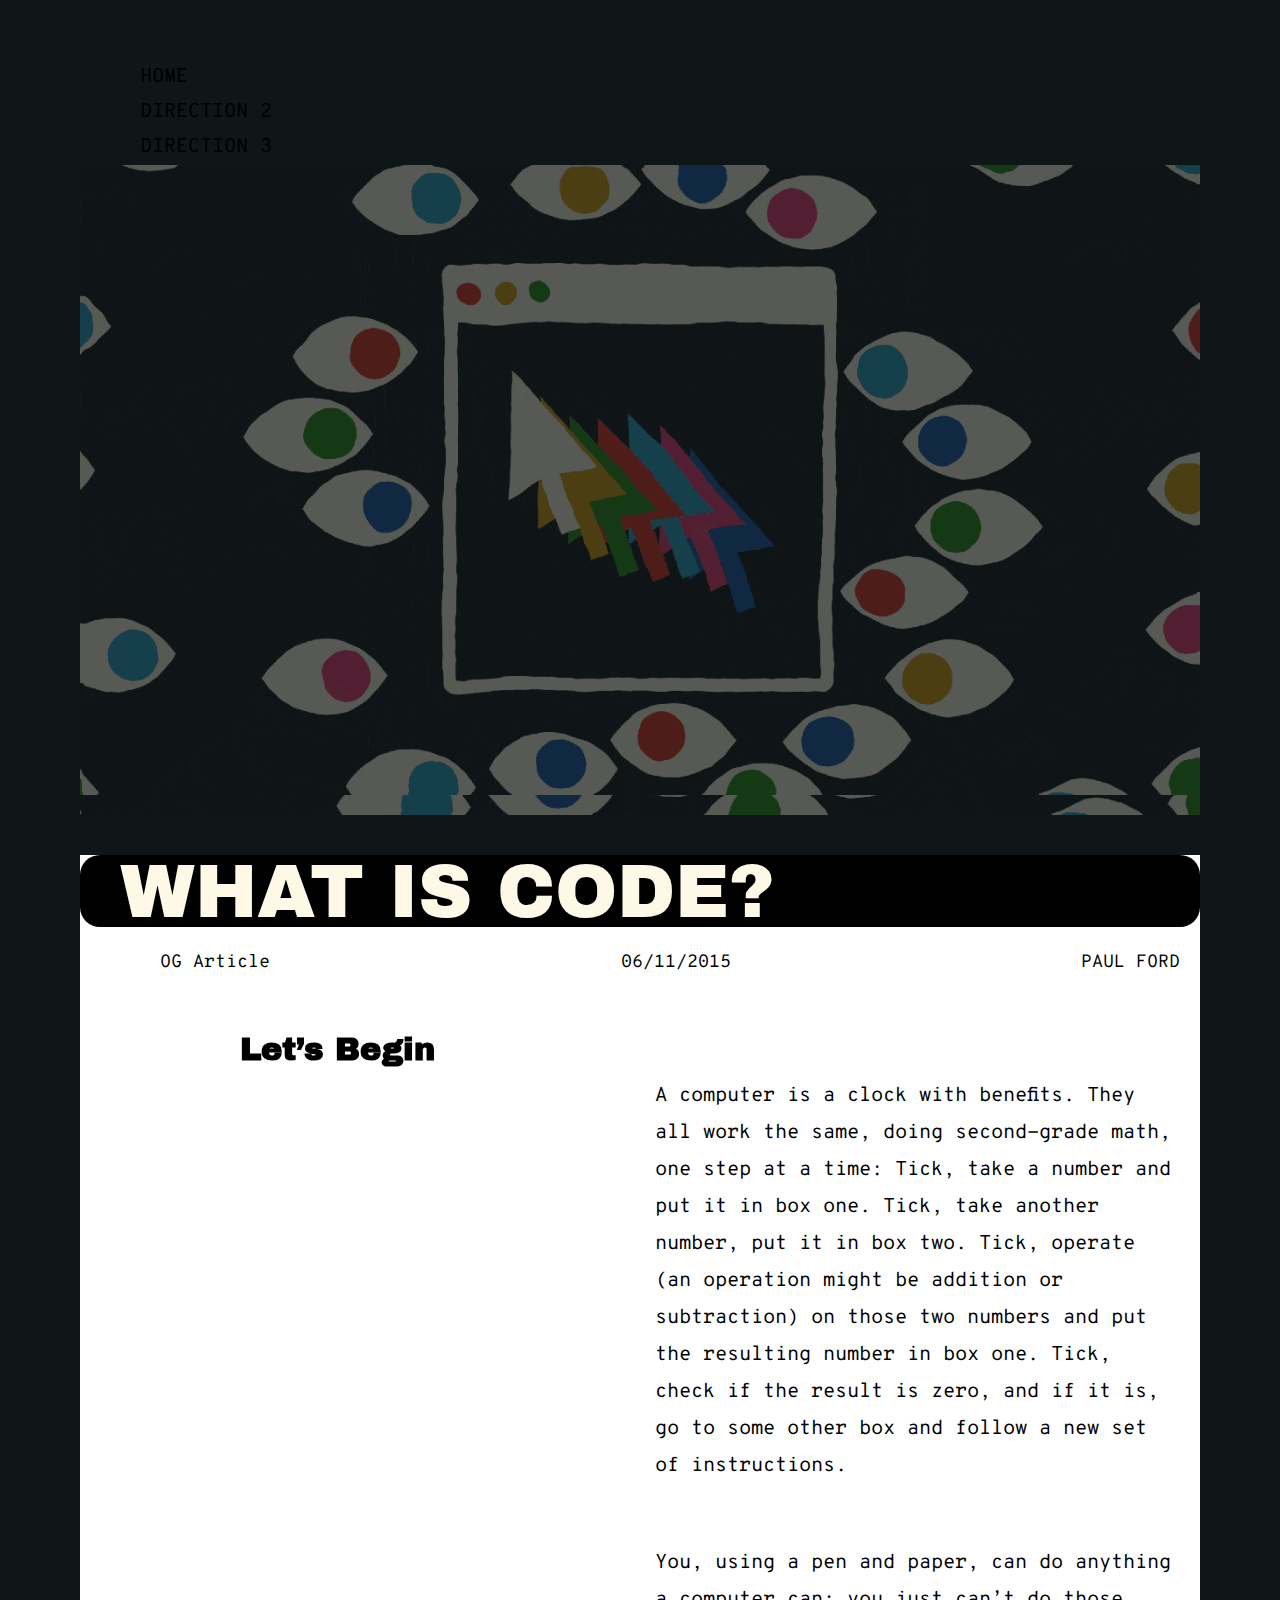
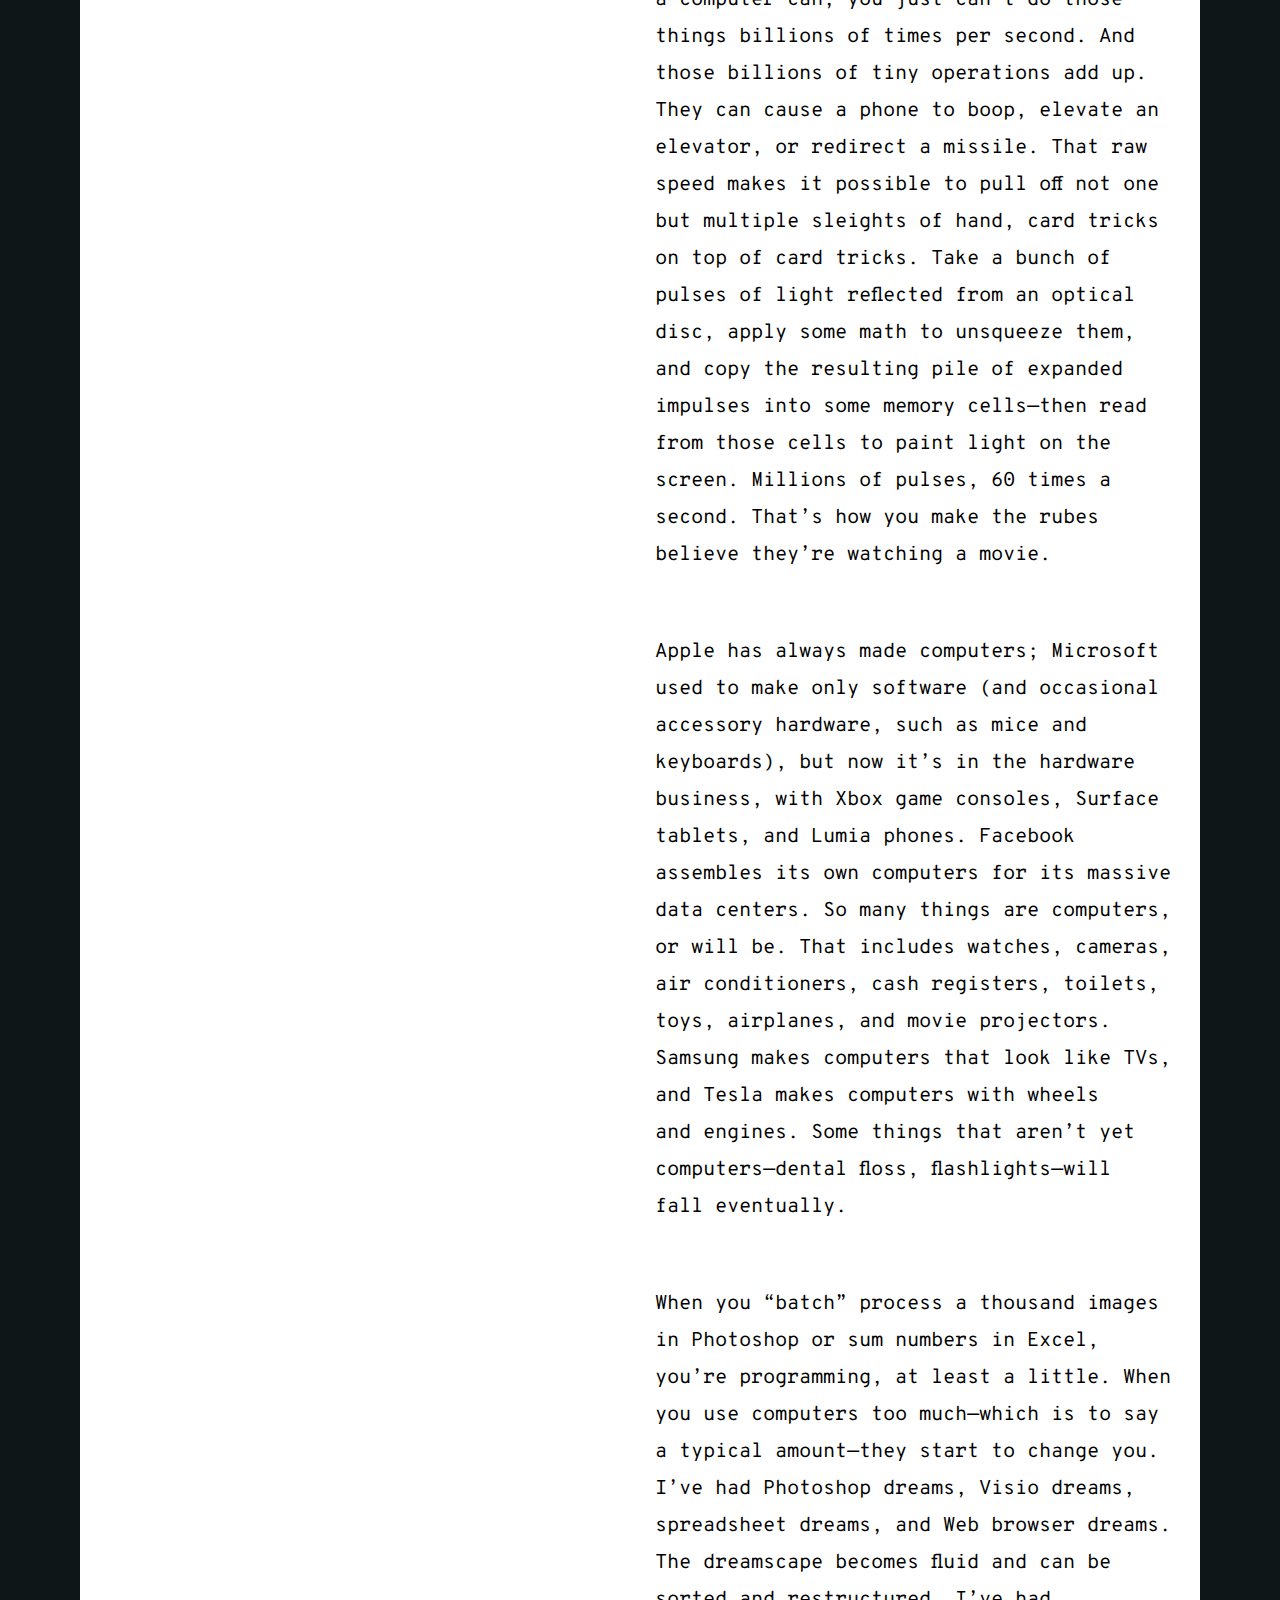
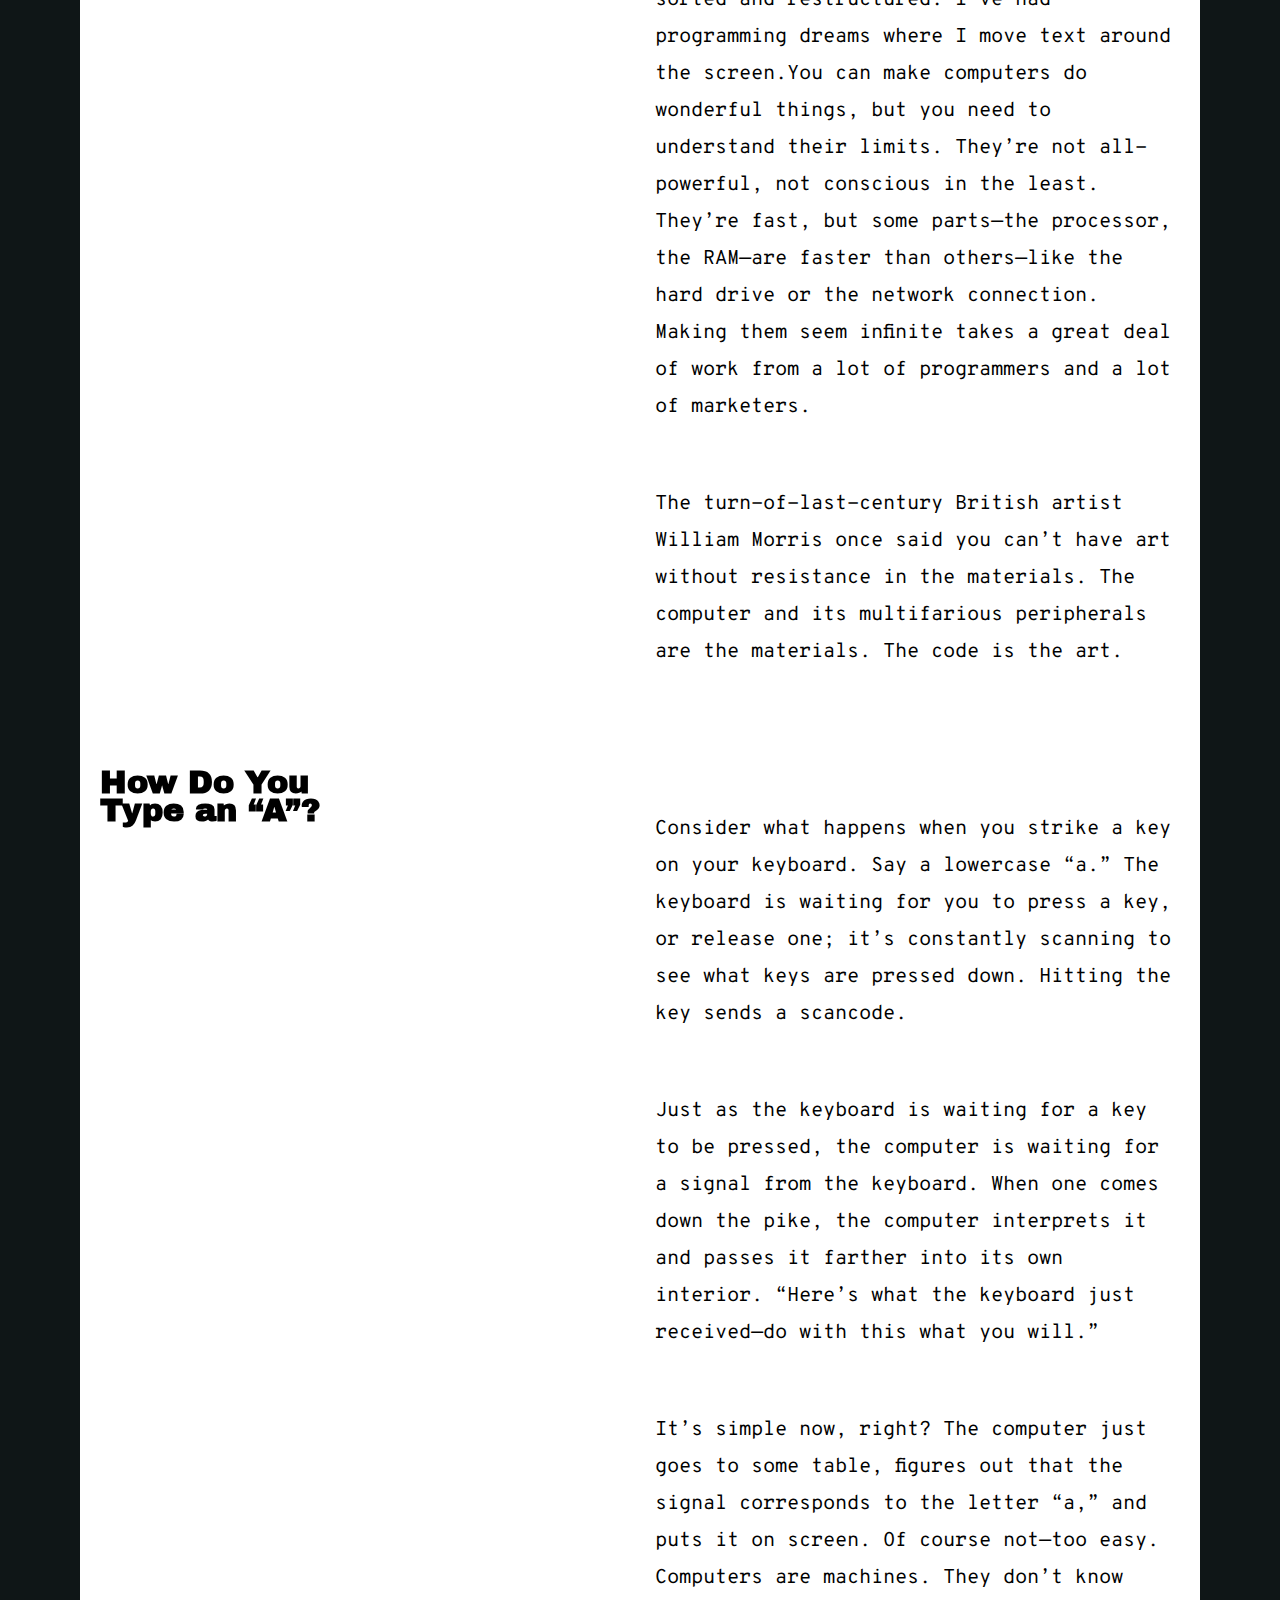
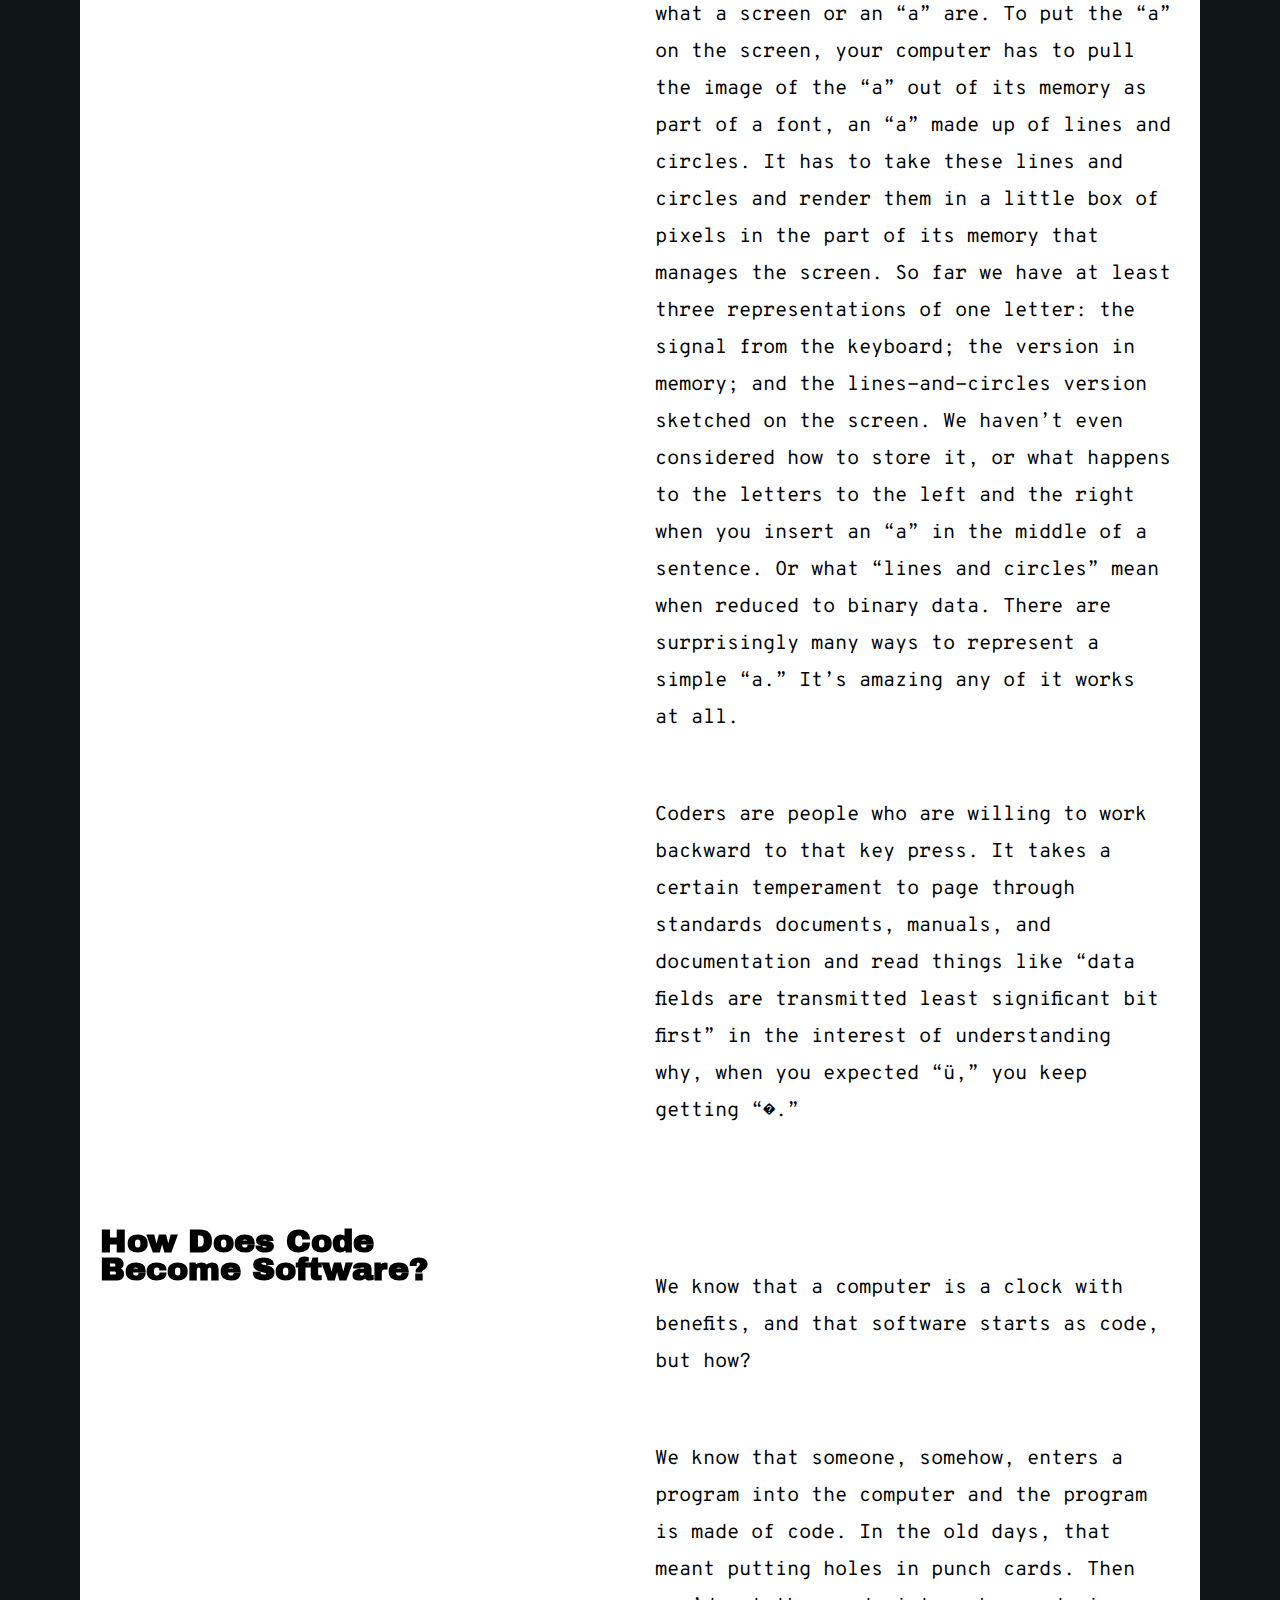
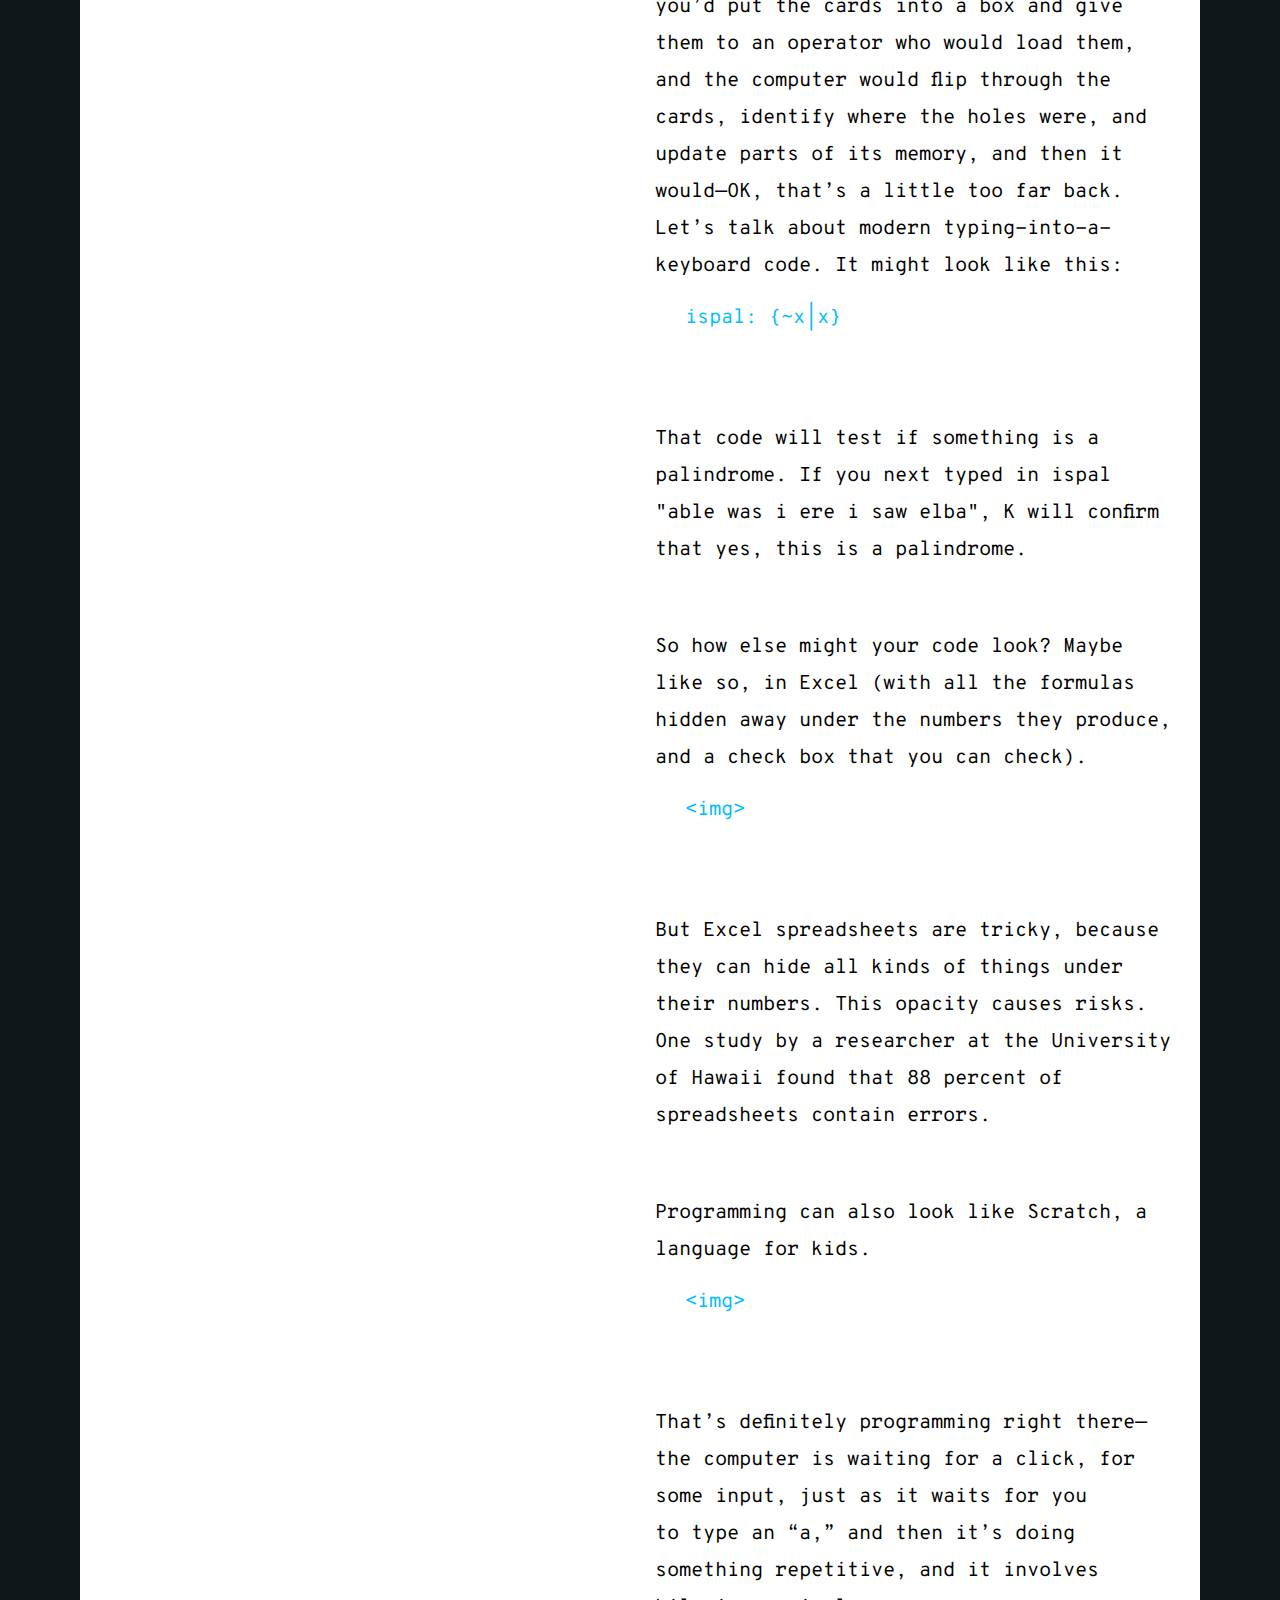
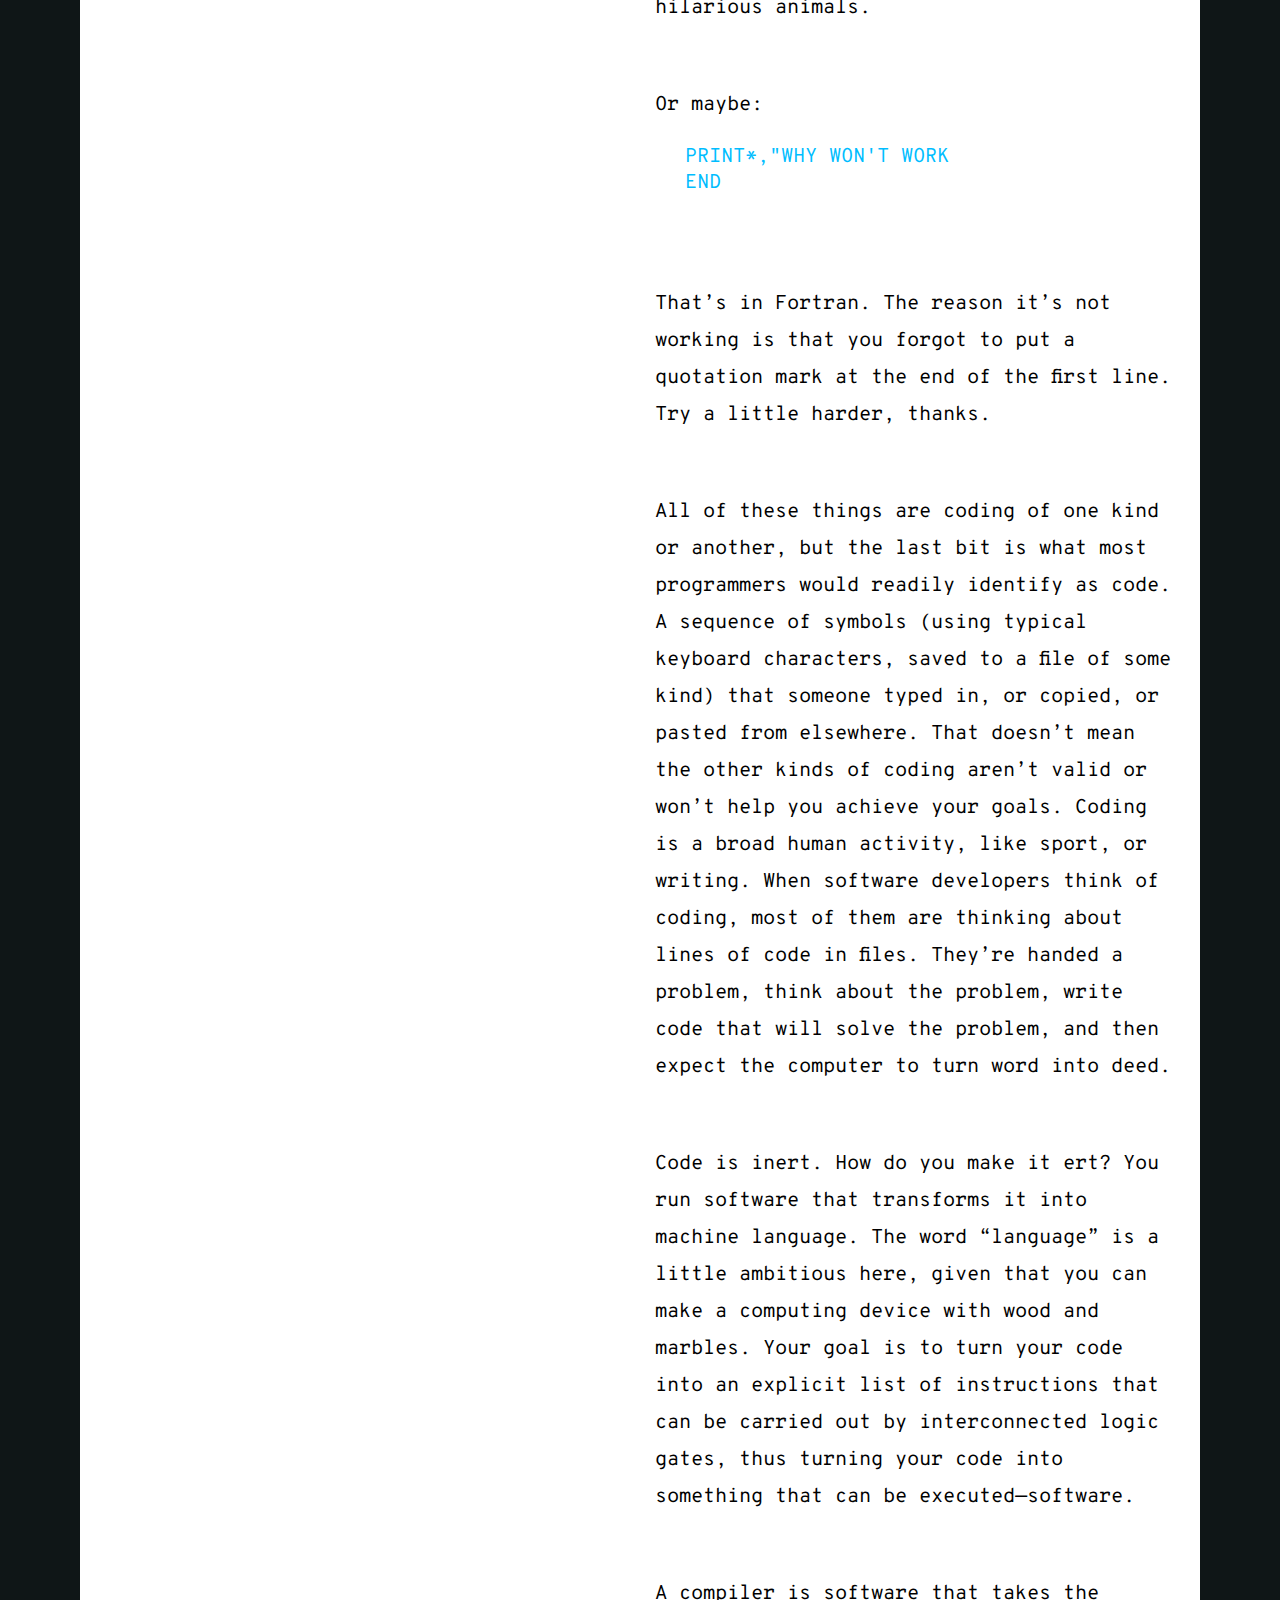
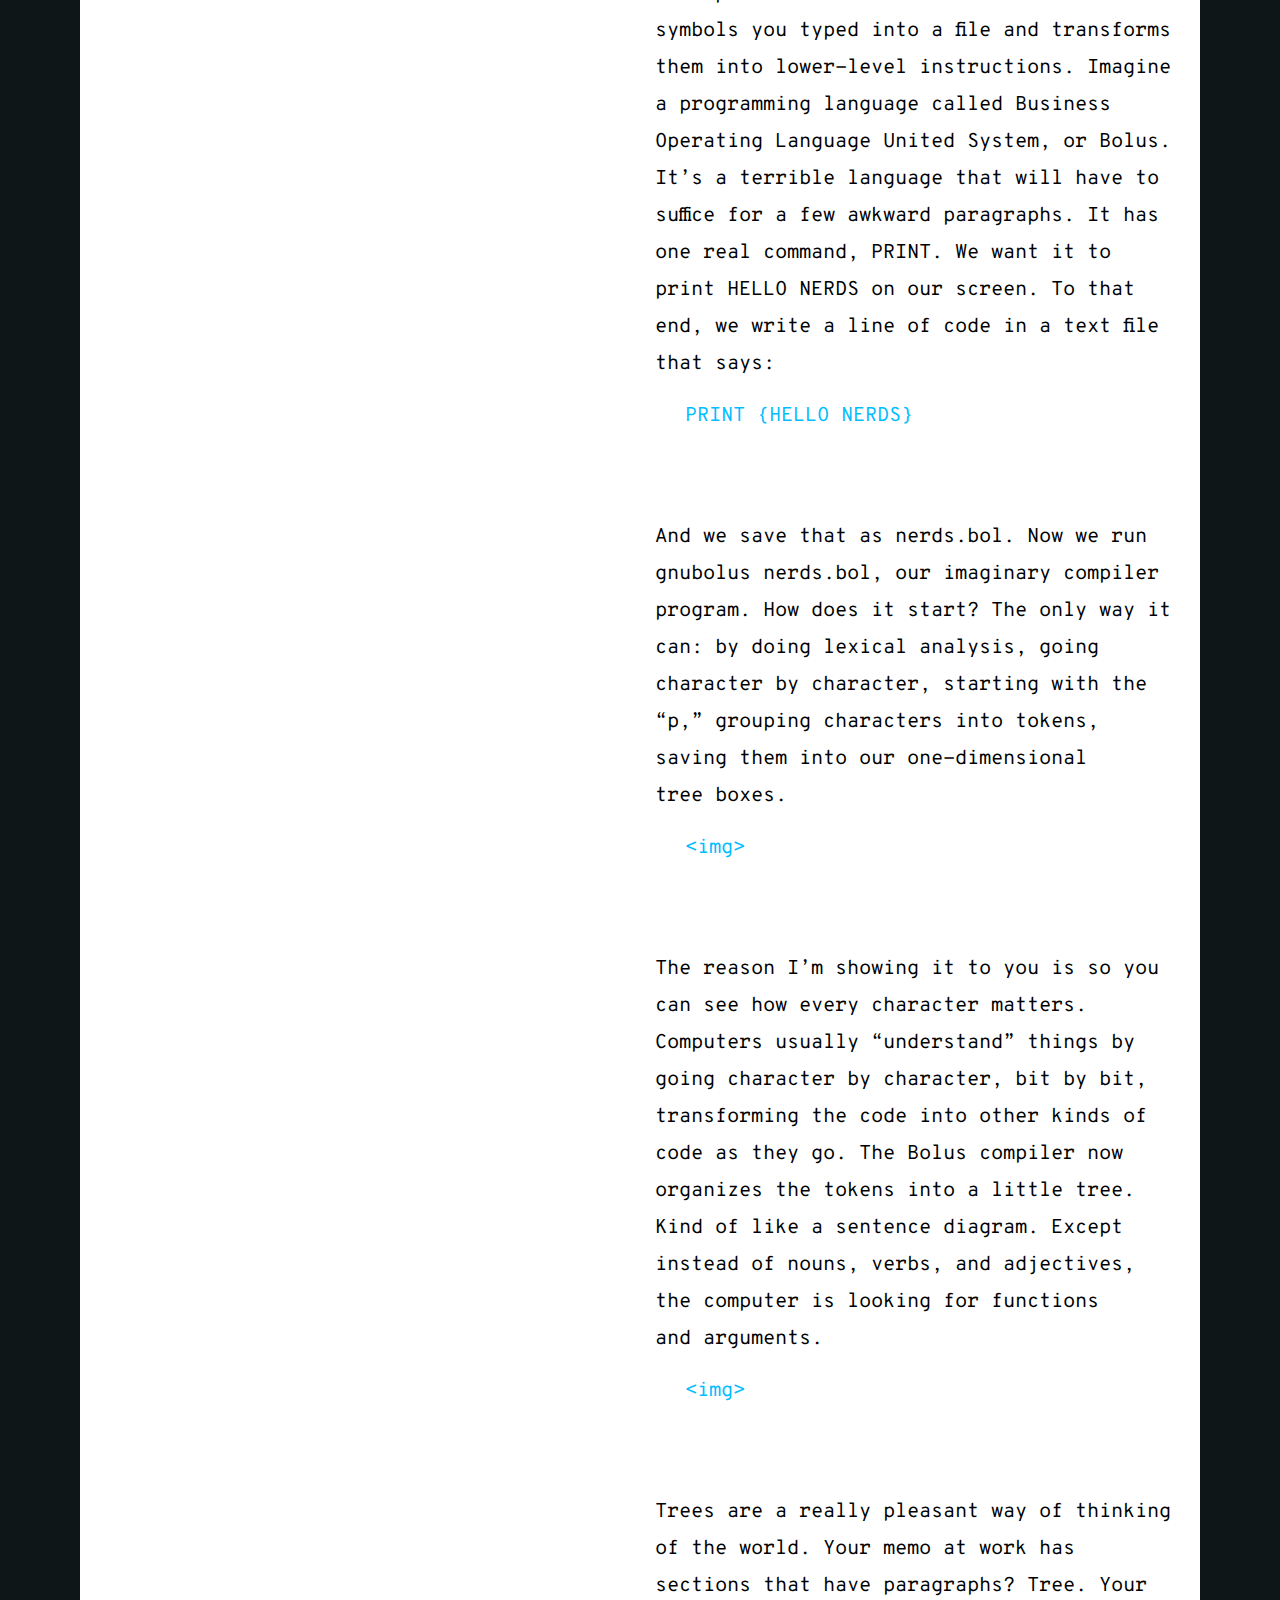
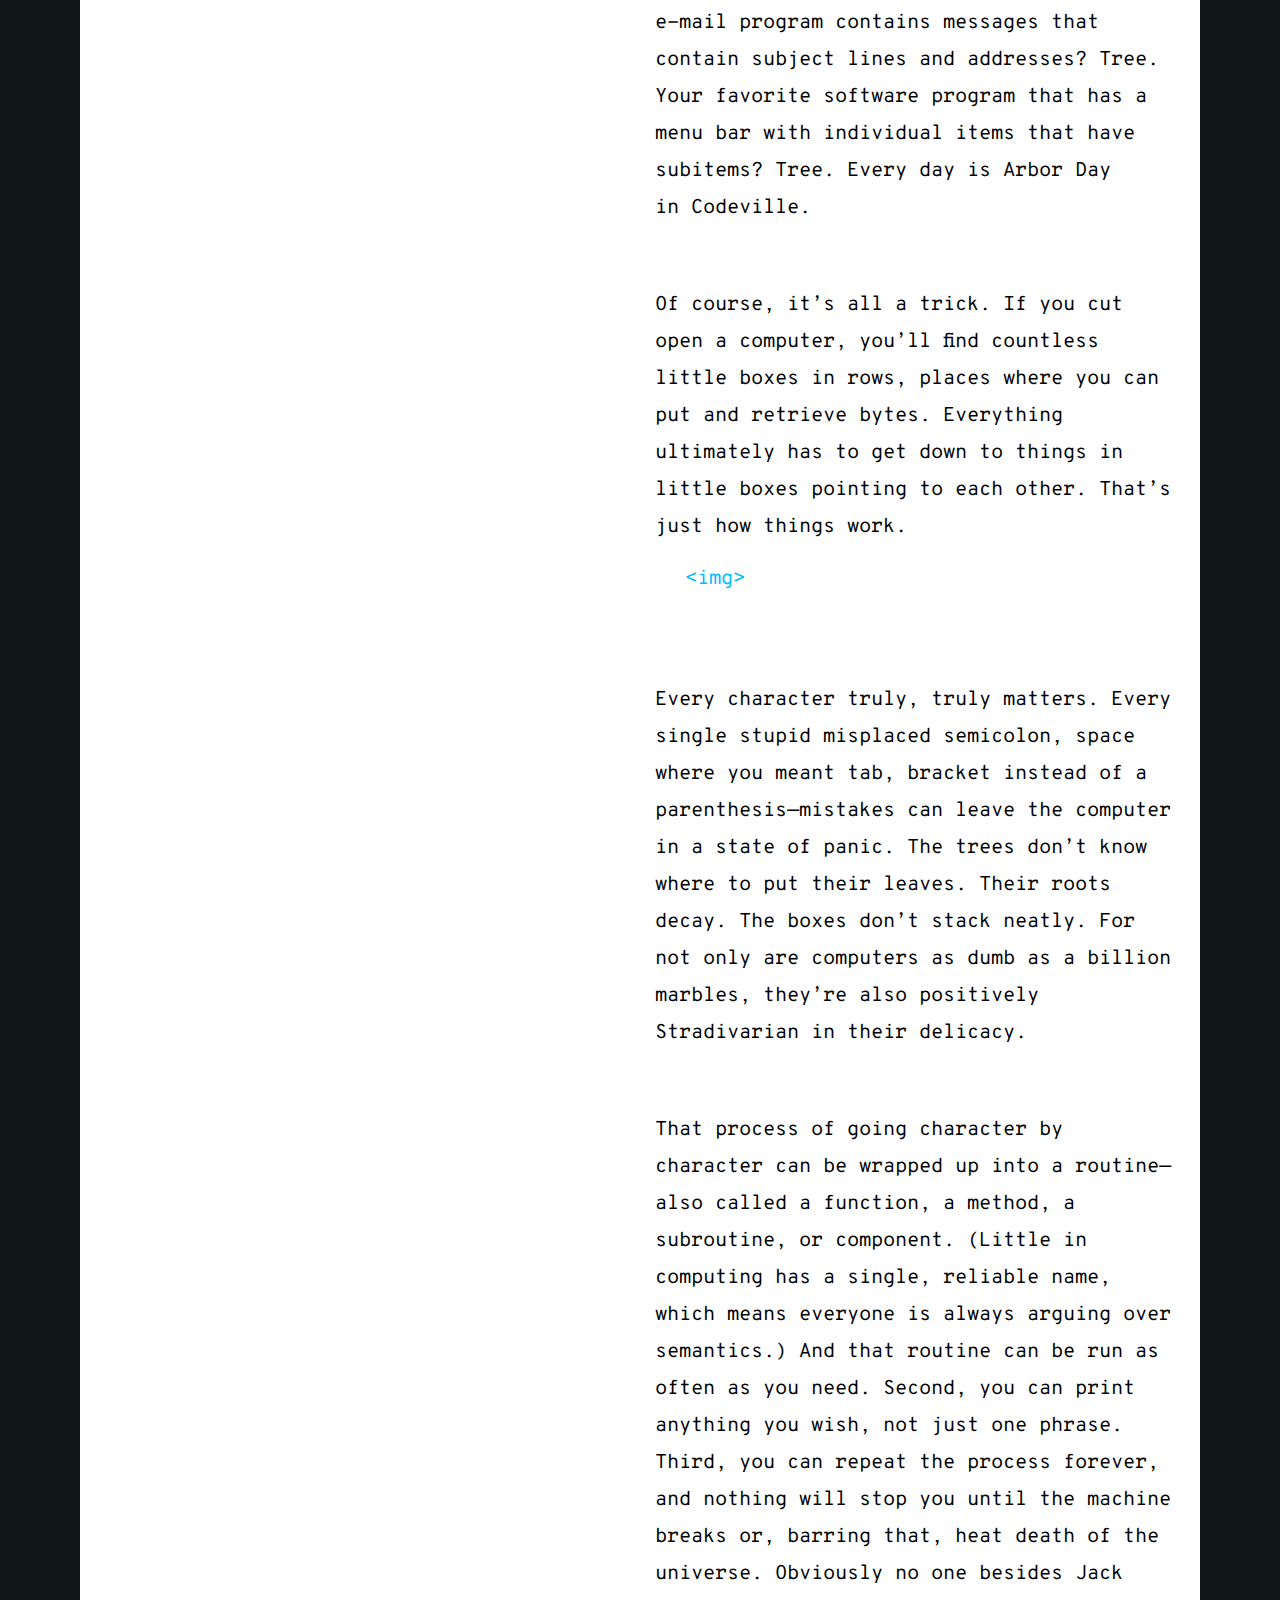
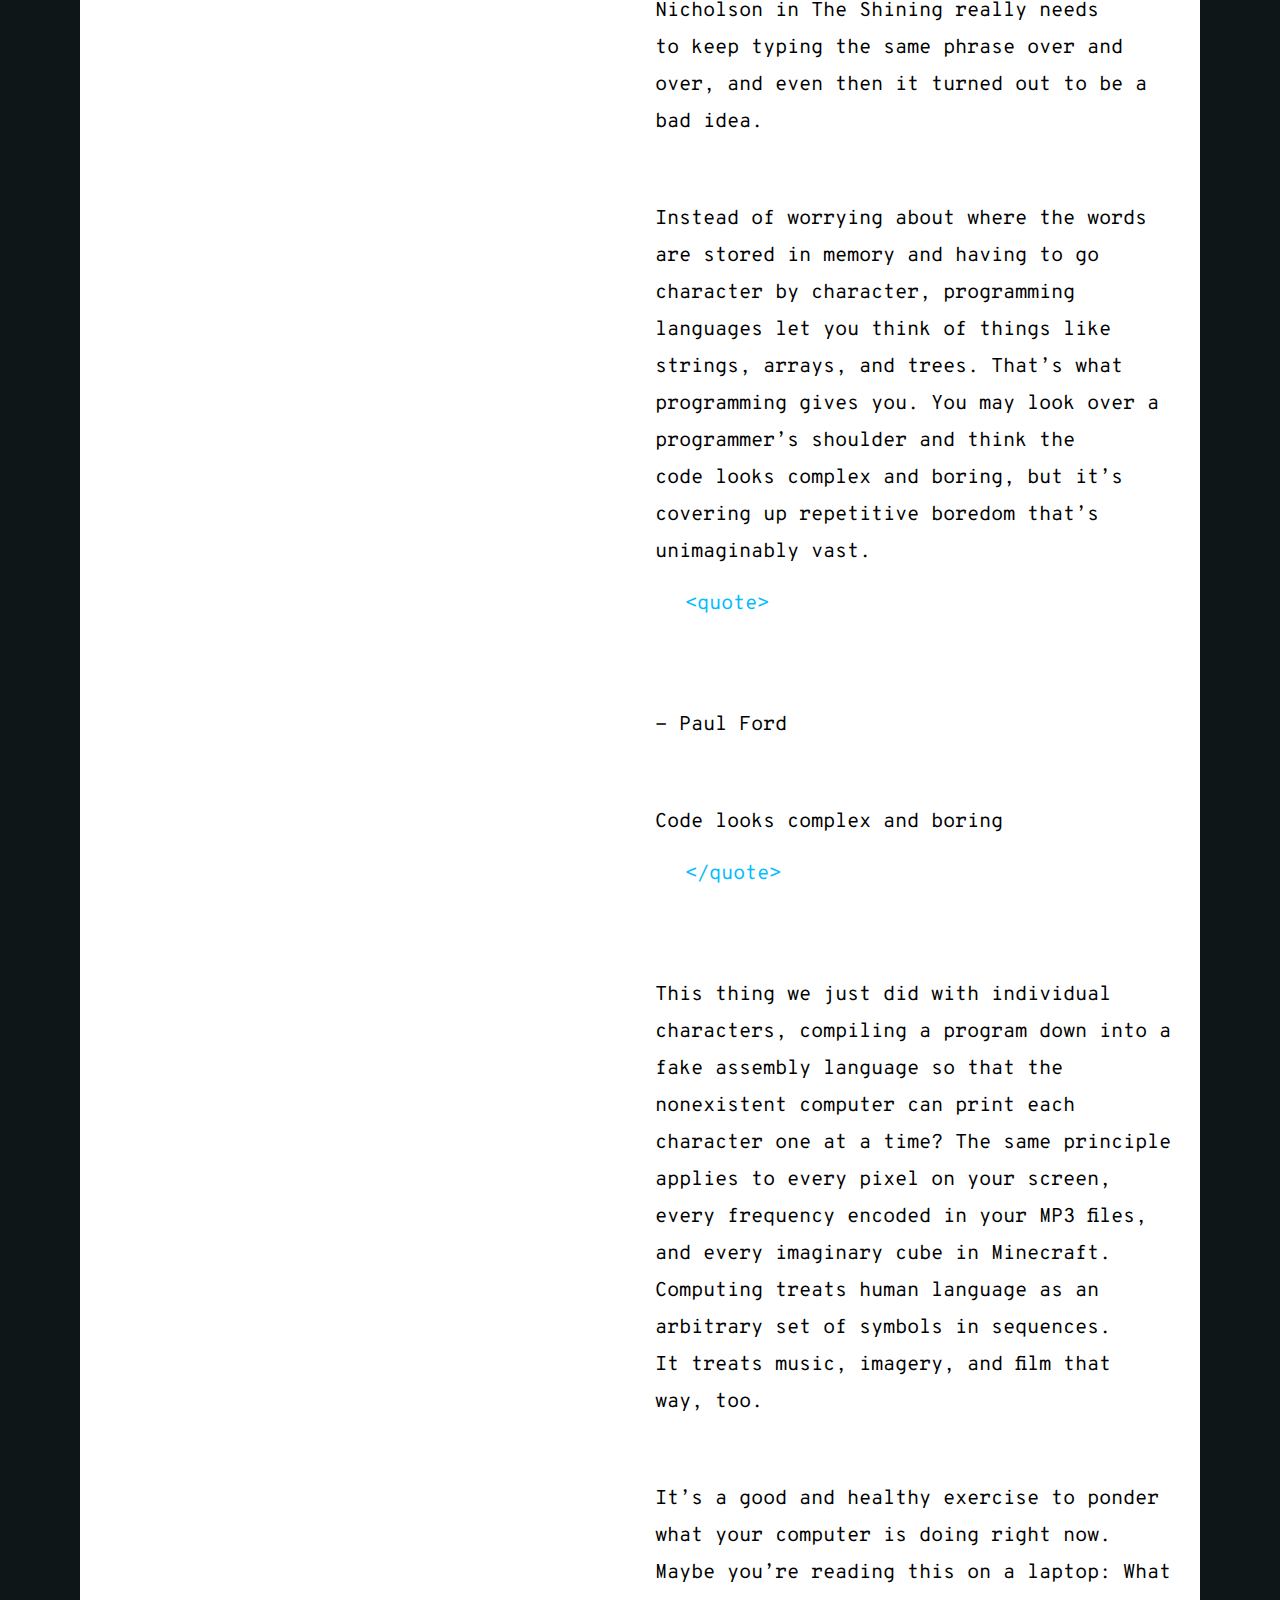
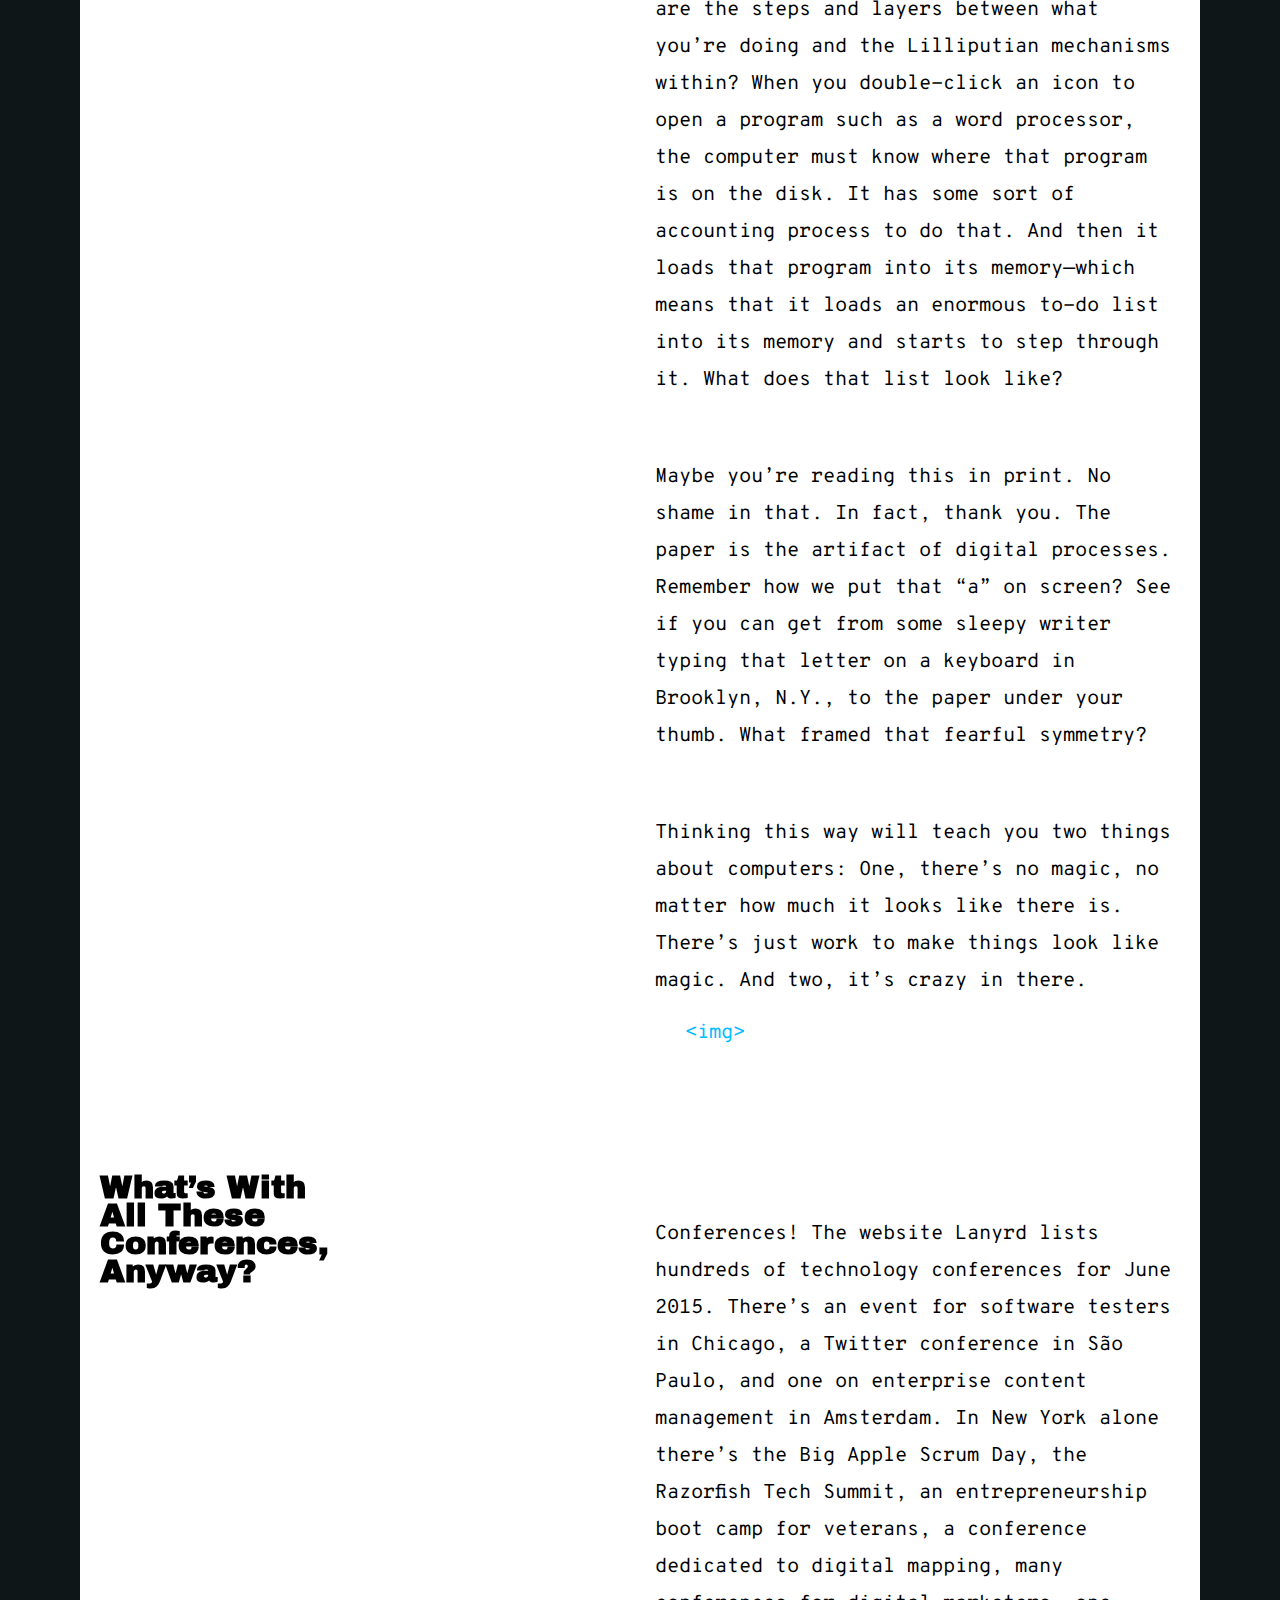
<file: direction-1/index.html>
<!doctype html>
<html>
	<head>
		<title>Lucy's Manuscript</title>
		<meta name="viewport" content="width=device-width, initial-scale=1" />
		<link href="../reset.css" rel="stylesheet">
		<link href="../direction-1/style.css" rel="stylesheet">
		<link href="../common.css" rel="stylesheet">
	</head>
	<body>
			<nav>
                <ol class="main-nav">
                    <li><a href="../index.html">HOME</a></li>
                    <li><a href="../direction-2/index.html">DIRECTION 2</a></li>
                    <li><a href="../direction-3/index.html">DIRECTION 3</a></li>
                </ol>
            </nav>
		<!-- <header> -->
			<section class="gif">
				<img src="gif.gif" alt="Eyes moving in on a computer window display.">
			</section>
		<!-- </header> -->
		<main>
			<article>
				<section> 
					<h1>WHAT IS CODE?</h1>
						<ol class="list-items">
                    		<li><a href="https://www.bloomberg.com/graphics/2015-paul-ford-what-is-code/?embedded-checkout=true">OG Article</a></li>
                    		<li>06/11/2015</li>
                    		<li><a href="https://en.wikipedia.org/wiki/Paul_Ford_(technologist)">PAUL FORD</a></li>
                		</ol>
					<section class="text-container">
							<section class="section-title">
								<h2 class="one"> Let’s Begin </h2>
							</section>
							<section class="1.1-text">
								<p>
									A computer is a clock with benefits. They all work the same, doing second-grade math, one step at a time: Tick, take a number and put it in box one. Tick, take another number, put it in box two. Tick, operate (an operation might be addition or subtraction) on those two numbers and put the resulting number in box one. Tick, check if the result is zero, and if it is, go to some other box and follow a new set of instructions.
								</p>
								<p>
									You, using a pen and paper, can do anything a computer can; you just can’t do those things billions of times per second. And those billions of tiny operations add up. They can cause a phone to boop, elevate an elevator, or redirect a missile. That raw speed makes it possible to pull off not one but multiple sleights of hand, card tricks on top of card tricks. Take a bunch of pulses of light reflected from an optical disc, apply some math to unsqueeze them, and copy the resulting pile of expanded impulses into some memory cells—then read from those cells to paint light on the screen. Millions of pulses, 60 times a second. That’s how you make the rubes believe they’re watching a movie.
								</p>
								<p>
									Apple has always made computers; Microsoft used to make only software (and occasional accessory hardware, such as mice and keyboards), but now it’s in the hardware business, with Xbox game consoles, Surface tablets, and Lumia phones. Facebook assembles its own computers for its massive data centers. So many things are computers, or will be. That includes watches, cameras, air conditioners, cash registers, toilets, toys, airplanes, and movie projectors. Samsung makes computers that look like TVs, and Tesla makes computers with wheels and engines. Some things that aren’t yet computers—dental floss, flashlights—will fall eventually.
								</p>
								<p>
									When you “batch” process a thousand images in Photoshop or sum numbers in Excel, you’re programming, at least a little. When you use computers too much—which is to say a typical amount—they start to change you. I’ve had Photoshop dreams, Visio dreams, spreadsheet dreams, and Web browser dreams. The dreamscape becomes fluid and can be sorted and restructured. I’ve had programming dreams where I move text around the screen.You can make computers do wonderful things, but you need to understand their limits. They’re not all-powerful, not conscious in the least. They’re fast, but some parts—the processor, the RAM—are faster than others—like the hard drive or the network connection. Making them seem infinite takes a great deal of work from a lot of programmers and a lot of marketers.
								</p>
								<p>
									The turn-of-last-century British artist William Morris once said you can’t have art without resistance in the materials. The computer and its multifarious peripherals are the materials. The code is the art.
								</p>
							</section>
					</section>

					<section class="text-container">
						<section class="section-title">
							<h2 class="two"> How Do You Type an “A”? </h2>
						</section>
						<section class="1.2-text">
							<p>
								Consider what happens when you strike a key on your keyboard. Say a lowercase “a.” The keyboard is waiting for you to press a key, or release one; it’s constantly scanning to see what keys are pressed down. Hitting the key sends a scancode.
							</p>
							<p>
								Just as the keyboard is waiting for a key to be pressed, the computer is waiting for a signal from the keyboard. When one comes down the pike, the computer interprets it and passes it farther into its own interior. “Here’s what the keyboard just received—do with this what you will.”
							</p>
							<p>
								It’s simple now, right? The computer just goes to some table, figures out that the signal corresponds to the letter “a,” and puts it on screen. Of course not—too easy. Computers are machines. They don’t know what a screen or an “a” are. To put the “a” on the screen, your computer has to pull the image of the “a” out of its memory as part of a font, an “a” made up of lines and circles. It has to take these lines and circles and render them in a little box of pixels in the part of its memory that manages the screen. So far we have at least three representations of one letter: the signal from the keyboard; the version in memory; and the lines-and-circles version sketched on the screen. We haven’t even considered how to store it, or what happens to the letters to the left and the right when you insert an “a” in the middle of a sentence. Or what “lines and circles” mean when reduced to binary data. There are surprisingly many ways to represent a simple “a.” It’s amazing any of it works at all.
							</p>
							<p>
								Coders are people who are willing to work backward to that key press. It takes a certain temperament to page through standards documents, manuals, and documentation and read things like “data fields are transmitted least significant bit first” in the interest of understanding why, when you expected “ü,” you keep getting “�.”
							</p>
						</section>
					</section>

					<section class="text-container">
						<section class="section-title">
							<h2 class="three"> 
								How Does Code Become Software? 
							</h2>
						</section>
						<section class="1.3-text">
							<p>
								We know that a computer is a clock with benefits, and that software starts as code, but how?
							</p>
							<p>
								We know that someone, somehow, enters a program into the computer and the program is made of code. In the old days, that meant putting holes in punch cards. Then you’d put the cards into a box and give them to an operator who would load them, and the computer would flip through the cards, identify where the holes were, and update parts of its memory, and then it would—OK, that’s a little too far back. Let’s talk about modern typing-into-a-keyboard code. It might look like this:
							</p>
							<code>ispal: {~x|x}</code>
							<p>
								That code will test if something is a palindrome. If you next typed in ispal "able was i ere i saw elba", K will confirm that yes, this is a palindrome.
							</p>
							<p>
								So how else might your code look? Maybe like so, in Excel (with all the formulas hidden away under the numbers they produce, and a check box that you can check).
							</p>
							<code>&lt;img&gt;</code>
							<p>
								But Excel spreadsheets are tricky, because they can hide all kinds of things under their numbers. This opacity causes risks. One study by a researcher at the University of Hawaii found that 88 percent of spreadsheets contain errors.
							</p>
							<p>
								Programming can also look like Scratch, a language for kids.
							</p>
								<code>&lt;img&gt;</code>
							<p>
								That’s definitely programming right there—the computer is waiting for a click, for some input, just as it waits for you to type an “a,” and then it’s doing something repetitive, and it involves hilarious animals.
							</p>
							<p>
								Or maybe:
							</p>
								<code>PRINT*,"WHY WON'T WORK<br>END</code>
							<p>
								That’s in Fortran. The reason it’s not working is that you forgot to put a quotation mark at the end of the first line. Try a little harder, thanks.
							</p>
							<p>
								All of these things are coding of one kind or another, but the last bit is what most programmers would readily identify as code. A sequence of symbols (using typical keyboard characters, saved to a file of some kind) that someone typed in, or copied, or pasted from elsewhere. That doesn’t mean the other kinds of coding aren’t valid or won’t help you achieve your goals. Coding is a broad human activity, like sport, or writing. When software developers think of coding, most of them are thinking about lines of code in files. They’re handed a problem, think about the problem, write code that will solve the problem, and then expect the computer to turn word into deed.
							</p>
							<p>
								Code is inert. How do you make it ert? You run software that transforms it into machine language. The word “language” is a little ambitious here, given that you can make a computing device with wood and marbles. Your goal is to turn your code into an explicit list of instructions that can be carried out by interconnected logic gates, thus turning your code into something that can be executed—software.
							</p>
							<p>
								A compiler is software that takes the symbols you typed into a file and transforms them into lower-level instructions. Imagine a programming language called Business Operating Language United System, or Bolus. It’s a terrible language that will have to suffice for a few awkward paragraphs. It has one real command, PRINT. We want it to print HELLO NERDS on our screen. To that end, we write a line of code in a text file that says:
							</p>
								<code>PRINT {HELLO NERDS}</code>
							<p>
								And we save that as nerds.bol. Now we run gnubolus nerds.bol, our imaginary compiler program. How does it start? The only way it can: by doing lexical analysis, going character by character, starting with the “p,” grouping characters into tokens, saving them into our one-dimensional tree boxes.
							</p>
								<code>&lt;img&gt;</code>
							<p>
								The reason I’m showing it to you is so you can see how every character matters. Computers usually “understand” things by going character by character, bit by bit, transforming the code into other kinds of code as they go. The Bolus compiler now organizes the tokens into a little tree. Kind of like a sentence diagram. Except instead of nouns, verbs, and adjectives, the computer is looking for functions and arguments.
							</p>
								<code>&lt;img&gt;</code>
							<p>
								Trees are a really pleasant way of thinking of the world. Your memo at work has sections that have paragraphs? Tree. Your e-mail program contains messages that contain subject lines and addresses? Tree. Your favorite software program that has a menu bar with individual items that have subitems? Tree. Every day is Arbor Day in Codeville.
							</p>
							<p>
								Of course, it’s all a trick. If you cut open a computer, you’ll find countless little boxes in rows, places where you can put and retrieve bytes. Everything ultimately has to get down to things in little boxes pointing to each other. That’s just how things work.
							</p>
								<code>&lt;img&gt;</code>
							<p>
								Every character truly, truly matters. Every single stupid misplaced semicolon, space where you meant tab, bracket instead of a parenthesis—mistakes can leave the computer in a state of panic. The trees don’t know where to put their leaves. Their roots decay. The boxes don’t stack neatly. For not only are computers as dumb as a billion marbles, they’re also positively Stradivarian in their delicacy.
							</p>
							<p>
								That process of going character by character can be wrapped up into a routine—also called a function, a method, a subroutine, or component. (Little in computing has a single, reliable name, which means everyone is always arguing over semantics.) And that routine can be run as often as you need. Second, you can print anything you wish, not just one phrase. Third, you can repeat the process forever, and nothing will stop you until the machine breaks or, barring that, heat death of the universe. Obviously no one besides Jack Nicholson in The Shining really needs to keep typing the same phrase over and over, and even then it turned out to be a bad idea.
							</p>
							<p>
								Instead of worrying about where the words are stored in memory and having to go character by character, programming languages let you think of things like strings, arrays, and trees. That’s what programming gives you. You may look over a programmer’s shoulder and think the code looks complex and boring, but it’s covering up repetitive boredom that’s unimaginably vast.
							</p>
								<code>&lt;quote&gt;</code>
								<p>- Paul Ford </p>
								<p>
									Code looks complex and boring
								</p>
								<code>&lt;/quote&gt;</code>
							<p>
								This thing we just did with individual characters, compiling a program down into a fake assembly language so that the nonexistent computer can print each character one at a time? The same principle applies to every pixel on your screen, every frequency encoded in your MP3 files, and every imaginary cube in Minecraft. Computing treats human language as an arbitrary set of symbols in sequences. It treats music, imagery, and film that way, too.
							</p>
							<p>
								It’s a good and healthy exercise to ponder what your computer is doing right now. Maybe you’re reading this on a laptop: What are the steps and layers between what you’re doing and the Lilliputian mechanisms within? When you double-click an icon to open a program such as a word processor, the computer must know where that program is on the disk. It has some sort of accounting process to do that. And then it loads that program into its memory—which means that it loads an enormous to-do list into its memory and starts to step through it. What does that list look like?
							</p>
							<p>
								Maybe you’re reading this in print. No shame in that. In fact, thank you. The paper is the artifact of digital processes. Remember how we put that “a” on screen? See if you can get from some sleepy writer typing that letter on a keyboard in Brooklyn, N.Y., to the paper under your thumb. What framed that fearful symmetry?
							</p>
							<p>
								Thinking this way will teach you two things about computers: One, there’s no magic, no matter how much it looks like there is. There’s just work to make things look like magic. And two, it’s crazy in there.
							</p>
							<code>&lt;img&gt;</code>
						</section>
					</section>
					<section class="text-container">
						<section class="section-title">
							<h2 class="four">
								What’s With All These Conferences, Anyway?
							</h2>
						</section>
						<section class="1.4-text">
							<p>
								Conferences! The website Lanyrd lists hundreds of technology conferences for June 2015. There’s an event for software testers in Chicago, a Twitter conference in São Paulo, and one on enterprise content management in Amsterdam. In New York alone there’s the Big Apple Scrum Day, the Razorfish Tech Summit, an entrepreneurship boot camp for veterans, a conference dedicated to digital mapping, many conferences for digital marketers, one dedicated to Node.js, one for Ruby, and one for Scala (these are programming languages), a couple of breakfasts, a conference for cascading style sheets, one for text analytics, and something called the Employee Engagement Awards.
							</p>
							<p>
								Tech conferences look like you’d expect. Tons of people at a Sheraton, keynote in Ballroom D. Or enormous streams of people wandering through South by Southwest in Austin. People come together in the dozens or thousands and attend panels, ostensibly to learn; they attend presentations and brush up their skills, but there’s a secondary conference function, one of acculturation. You go to a technology conference to affirm your tribal identity, to transfer out of the throng of dilettantes and into the zone of the professional. You pick up swag and talk to vendors, if that’s your thing.
							</p>
							<code>&lt;img&gt;</code>
							<p>
								Technology conferences are where primate dynamics can be fully displayed, where relationships of power and hierarchy can be established. There are keynote speakers—often the people who created the technology at hand or crafted a given language. There are the regular speakers, often paid not at all or in airfare, who present some idea or technique or approach. Then there are the panels, where a group of people are lined up in a row and forced into some semblance of interaction while the audience checks its e-mail.
							</p>
							<p>
								I’m a little down on panels. They tend to drift. I’m not sure why they exist.
							</p>
							<p>
								Here’s the other thing about technology conferences: There has been much sexual harassment and much sexist content in conferences. Which is stupid, because computers are dumb rocks lacking genitalia, but there you have it.
							</p>
							<p>
								Women in software, having had enough, started to write it up, post to blogs. Other women did the same. The problem is pervasive: There are a lot of conferences, and there have been many reports of harassing behavior. The language Ruby, the preferred language for startup bros, developed the worst reputation. At a Ruby conference in 2009, someone gave a talk subtitled “Perform Like a Pr0n Star,” with sexy slides. That was dispiriting. There have been criminal incidents, too.
							</p>
							<p>
								Conferences began to develop codes of conduct, rules and algorithms for people (men, really) to follow.
							</p>
					
						<section>
							<code>&lt;blockquote&gt;</code>
							<p>- Burlington Ruby Conference </p>
							<p>
									If you are subject to or witness unacceptable behavior, or have any other concerns, please notify a community organizer as soon as possible …
								</p>
							<code>&lt;/blockquote&gt;</code>

							<code>&lt;blockquote&gt;</code>
							<p>- php[architect] </p>
							<p>
									php[architect] is dedicated to providing a harassment-free event experience for everyone and will not tolerate harassment or offensive behavior in any form.
								</p>
							<code">&lt;/blockquote&gt;</code>

							<code>&lt;blockquote&gt;</code>
							<p>— devnexus </p>
							<p>
									The Atlanta Java Users Group (AJUG) is dedicated to providing an outstanding conference experience for all attendees, speakers, sponsors, volunteers, and organizers involved in DevNexus (GeekyNerds) regardless of gender, sexual orientation, disability, physical appearance, body size, race, religion, financial status, hair color (or hair amount), platform preference, or text editor of choice.
								</p>
							<code>&lt;/blockquote&gt;</code>
						</section>

							<p>
								When people started talking about conference behavior, they also began to talk about the larger problems of programming culture. This was always an issue, but the conference issues gave people a point of common reference. Why were there so many men in this field? Why do they behave so strangely? Why is it so hard for them to be in groups with female programmers and behave in a typical, adult way?
							</p>
							<code>&lt;img&gt;</code>
							<p>
								“I go to work and I stick out like a sore thumb. I have been mistaken for an administrative assistant more than once. I have been asked if I was physical security (despite security wearing very distinctive uniforms),” wrote Erica Joy Baker on Medium.com who has worked, among other places, at Google.
							</p>

							<h2> Women in Coding History </h2>
							<p>
								Ada Lovelace: </p>
							<p>
								The first programmer. She devised algorithms for Charles Babbage’s “analytical engine,” which he never built.
							</p>
							<code>&lt;img&gt;</code>
							<p>
								Grace Murray Hopper: </p>
							<p>
								World War II hero and inventor of the compiler.
							</p>
							<code>&lt;img&gt;</code>
							<p>
								“Always the only woman in the meeting, often the first—the first female R&D engineer, first female project lead, first female software team lead—in the companies I worked for,” wrote another woman in Fast Company magazine.
							</p>
							<p>
								Fewer than a fifth of undergraduate degrees in computer science awarded in 2012 went to women, according to the National Center for Women & Information Technology. Less than 30 percent of the people in computing are women. And the number of women in computing has fallen since the 1980s, even as the market for their skills has expanded. The pipeline is a huge problem. And yet it’s not unsolvable. I’ve met managers who have built perfectly functional large teams that are more than half female coders. Places such as the handicrafts e-commerce site Etsy have made a particular effort to develop educational programs and mentorship programs. Organizations such as the not-for-profit Girl Develop It teach women, and just women, how to create software.
							</p>
							<p>
								It’s all happening very late in the boom, though. In 2014 some companies began to release diversity reports for their programming teams. It wasn’t a popular practice, but it was revealing. Intel is 23 percent female; Yahoo! is 37 percent. Apple, Facebook, Google, Twitter, and Microsoft are all around 30 percent. These numbers are for the whole companies, not only programmers. That’s a lot of women who didn’t get stock options. The numbers of people who aren’t white or Asian are worse yet. Apple just gave $50 million to fund diversity initiatives, equivalent to 0.007 percent of its market cap. Intel has a $300 million diversity project.
							</p>
							<p>
								The average programmer is moderately diligent, capable of basic mathematics, has a working knowledge of one or more programming languages, and can communicate what he or she is doing to management and his or her peers. Given that a significant number of women work as journalists and editors, perform surgery, run companies, manage small businesses, and use spreadsheets, that a few even serve on the Supreme Court, and that we are no longer surprised to find women working as accountants, professors, statisticians, or project managers, it’s hard to imagine that they can’t write JavaScript. Programming, despite the hype and the self-serving fantasies of programmers the world over, isn’t the most intellectually demanding task imaginable.
							</p>
							<p>
								Which leads one to the inescapable conclusion: The problem with women in technology isn’t the women.
							</p>
							<code>&lt;img&gt;</code>
						</section>
					</section>
				</section>
			</article>
		</main>
		<footer>
			Typography and Interaction (c) 2025 <br> Lucy Trepanier
		</footer>
	</body>
</html>
</file>
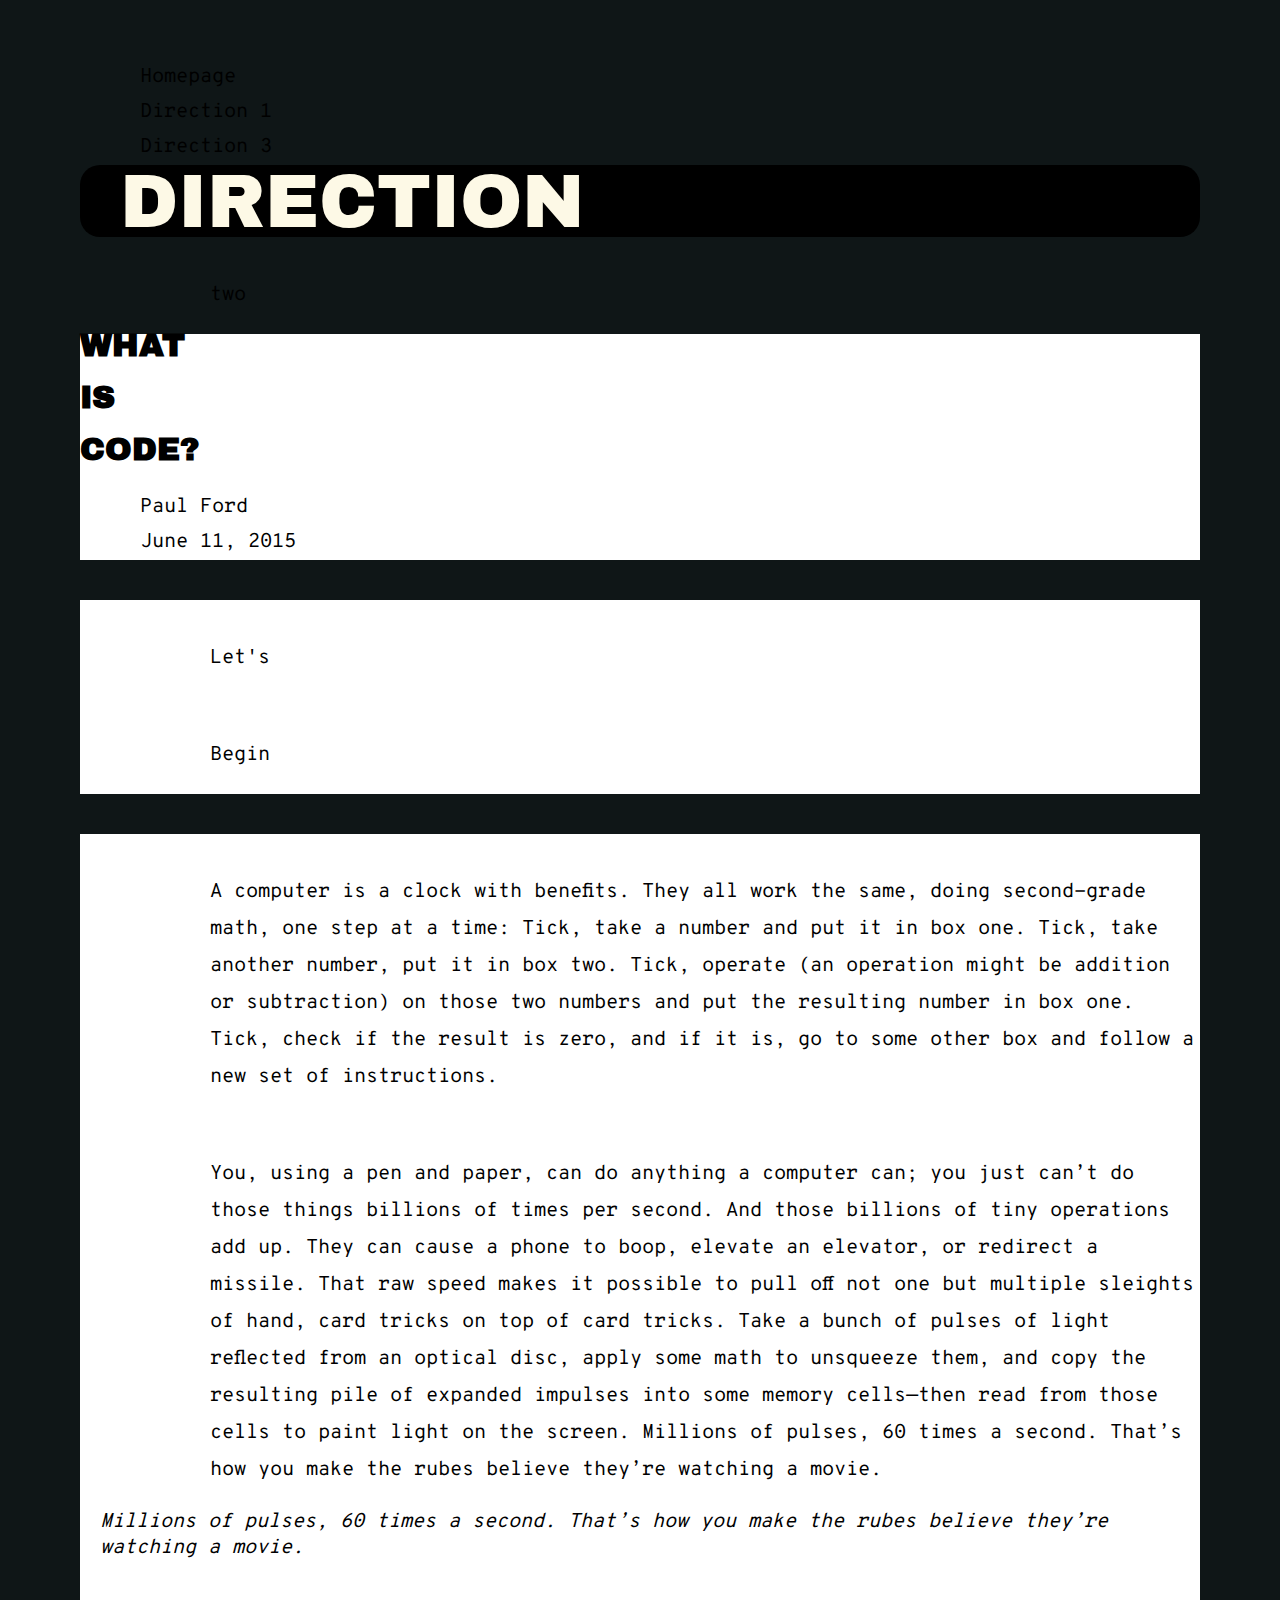
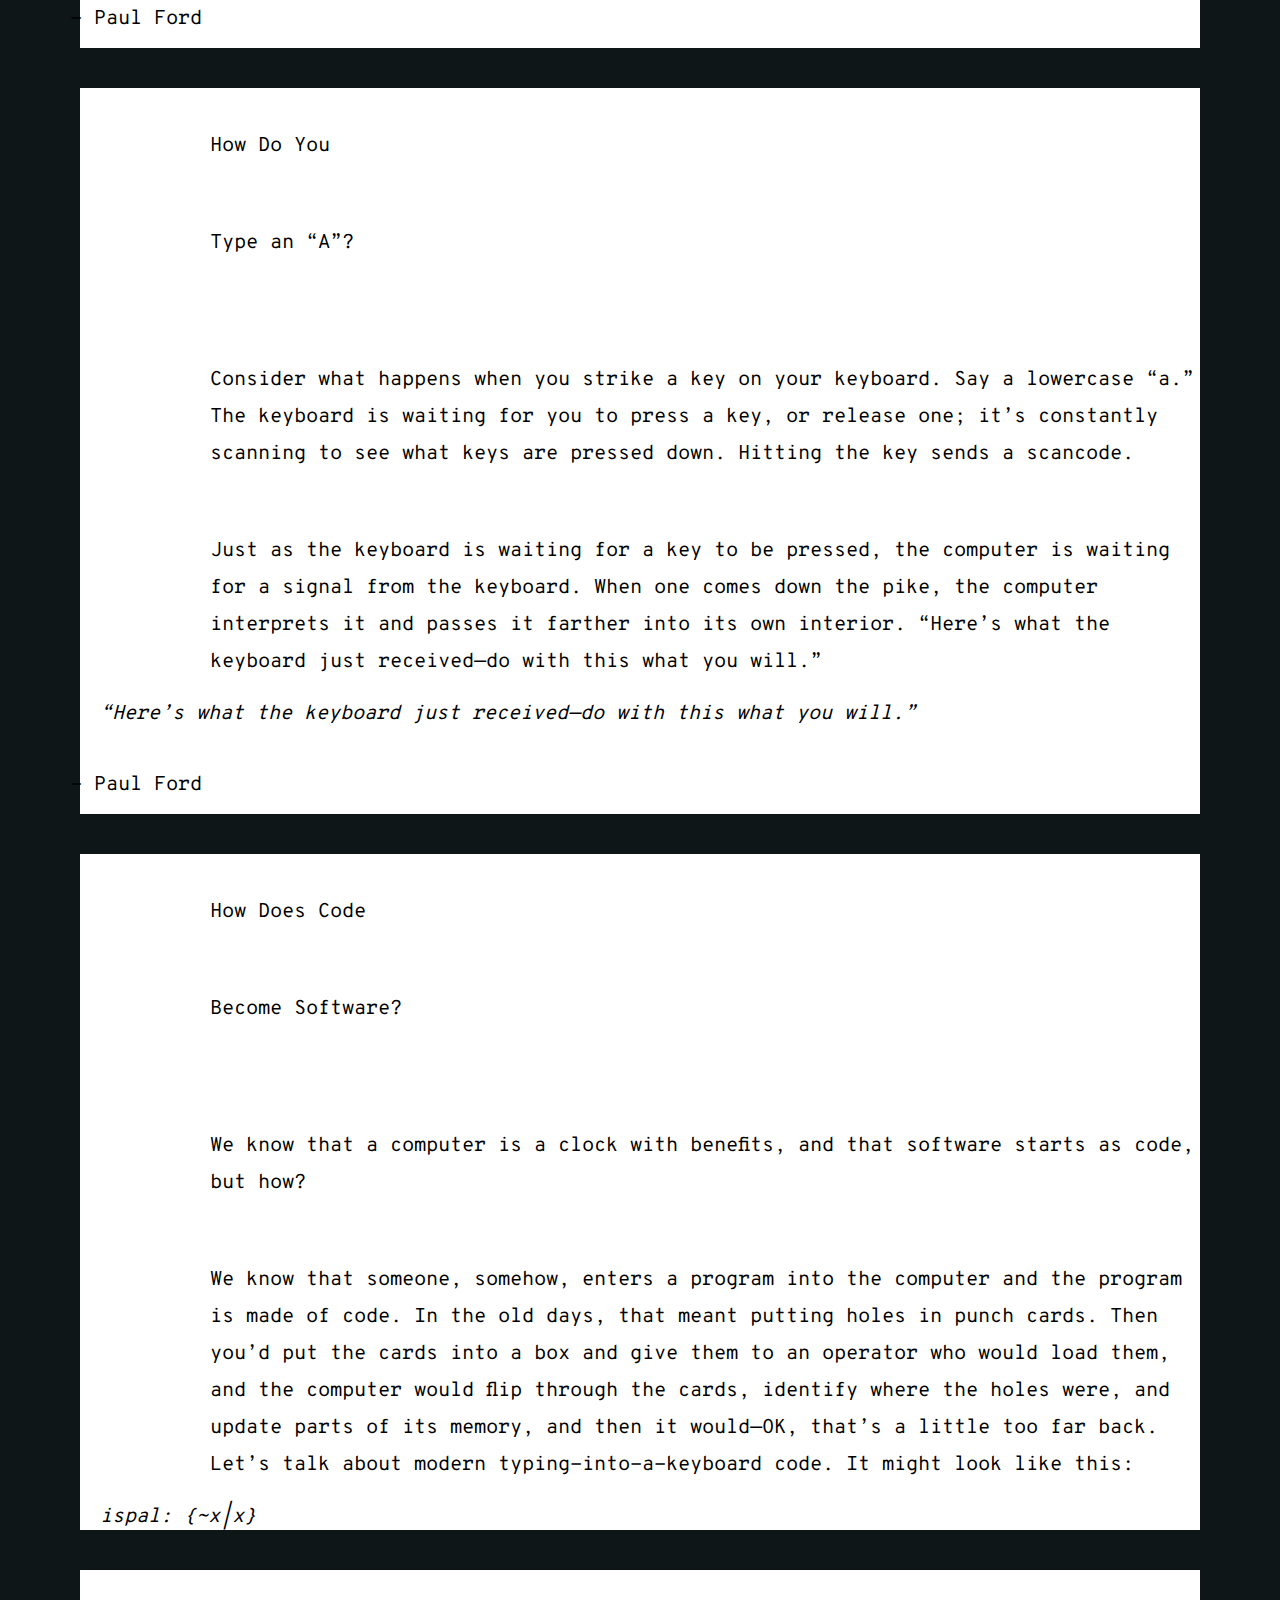
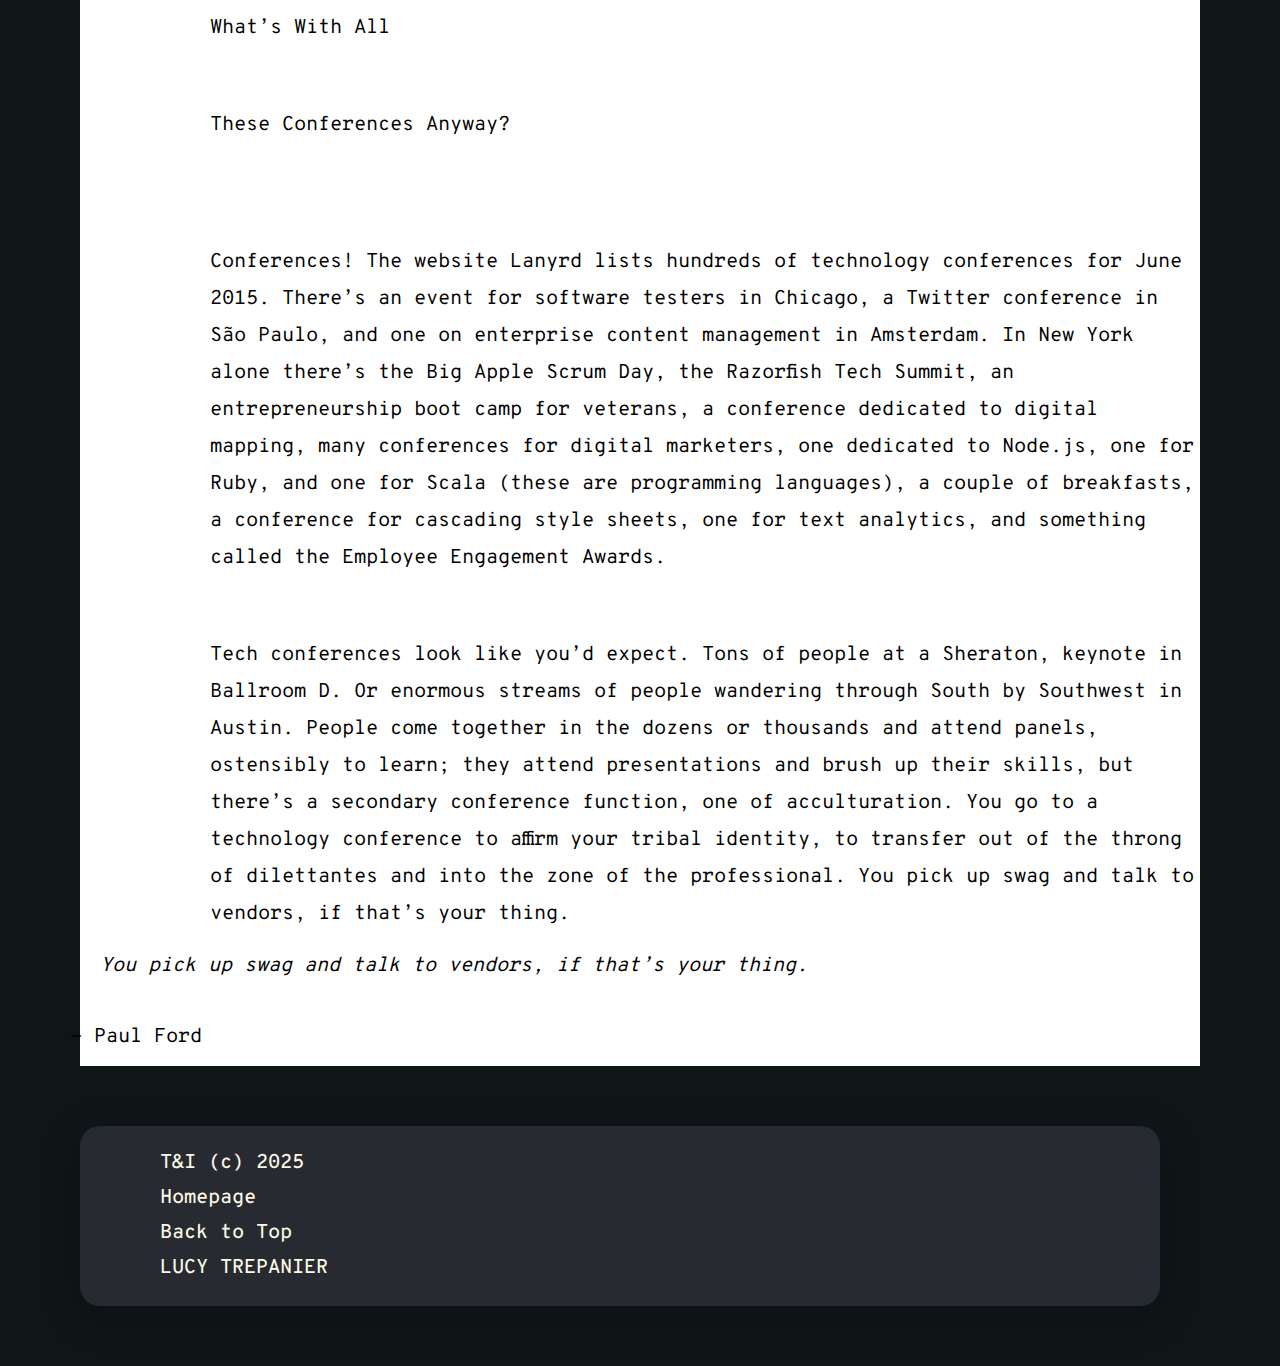
<file: direction-2/index.html>
<!DOCTYPE html>
<html lang="en">
<head>
    <title>This is Lucy's Binding</title>
        <meta name="viewport" content="width=device-width, initial-scale=1" />
        <!-- not sure why this order works vs. the in-class tutorial, same applies to all sheets, across all directions -->
            <link href="../reset.css" rel="stylesheet"> 
            <link href="../direction-2/style.css" rel="stylesheet">
            <link href="../common.css" rel="stylesheet">
        </head>
        <body>
            <nav>
                <ol class="main-nav">
                    <li id="one"><a href="../index.html">Homepage</a></li>
					<li id="two"><a href="../direction-1/index.html">Direction 1</a></li>
                    <li id="three"><a href="../direction-3/index.html">Direction 3</a></li>
                </ol>
            </nav>
        <header>
            <h1>DIRECTION</h1>
            <p id="sub-header">two</p>
        </header>
        <article>
            <section id="title">
                <h2>WHAT</h2>
                <h2 id="italic"> IS </h2>  
                <h2 id="space-after"> CODE?</h2>
                <!-- <h2 id="h2-one">What</h2>
                <h2 id="h2-two">Screens</h2>
                <h2 id="h2-three">Want</h2> -->
                <ol>
                    <li id="author">
                        Paul Ford
                    </li>
                    <li id="date">
                        June 11, 2015
                    </li>
                    <!-- <li id="author">
                        Frank Chimero
                    </li>
                    <li id="date">
                        November 14, 2013
                    </li> -->
                </ol>
            </section>
            <!-- <section> -->
                <!-- <h3>
                    Every material has affordances. What if we started thinking of screens as a material for digital design?
                </h3> -->
            <!-- <section> -->
                <section class="titles">
                    <p id="italic-small-title">Let's</p>
                    <p id="small-title"> Begin</p>
                </section>
                <section class="margin">
                <p>
                    A computer is a clock with benefits. They all work the same, doing second-grade math, one step at a time: Tick, take a number and put it in box one. Tick, take another number, put it in box two. Tick, operate (an operation might be addition or subtraction) on those two numbers and put the resulting number in box one. Tick, check if the result is zero, and if it is, go to some other box and follow a new set of <a class="link01"href="https://www.bloomberg.com/graphics/2015-paul-ford-what-is-code/">instructions.</a>
                </p>
                <p>
                    You, using a pen and paper, can do anything a computer can; you just can’t do those things billions of times per second. And those billions of tiny operations add up. They can cause a phone to boop, elevate an elevator, or redirect a missile. That raw speed makes it possible to pull off not one but multiple sleights of hand, card tricks on top of card tricks. Take a bunch of pulses of light reflected from an <a class="link01"href="https://www.bloomberg.com/graphics/2015-paul-ford-what-is-code/">optical disc,</a> apply some math to unsqueeze them, and copy the resulting pile of expanded impulses into some memory cells—then read from those cells to paint light on the screen. Millions of pulses, 60 times a second. That’s how you make the rubes believe they’re watching a movie.
                </p>
                <!-- This is inserted for design purposes -->
                <blockquote>
                    Millions of pulses, 60 times a second. That’s how you make the rubes believe they’re watching a movie.
                </blockquote>
                <p class="blockquote">
                    - Paul Ford
                </p>
                </section>
            </section>
            <section>
                <section class="titles">
                <p id="italic-small-title2">How Do You</p>
                <p id="small-title2">Type an “A”?</p>
                </section>
                <section class="margin">
                <p>
                    Consider what happens when you strike a key on your keyboard. Say a lowercase <a class="link01"href="https://www.bloomberg.com/graphics/2015-paul-ford-what-is-code/">“a.”</a> The keyboard is waiting for you to press a key, or release one; it’s constantly scanning to see what keys are pressed down. Hitting the key sends a scancode.
                </p>
                <p>
                    Just as the keyboard is waiting for a key to be pressed, the computer is waiting for a signal from the keyboard. When one comes down the pike, the computer interprets it and passes it farther into its own interior. “Here’s what the keyboard just received—do with this what you will.”
                </p>
                <!-- This is inserted for design purposes -->
                    <blockquote>
                        “Here’s what the keyboard just received—do with this what you will.”
                    </blockquote>
                    <p class="blockquote">
                        - Paul Ford
                    </p>
                    </section>
            </section>
            <section>
                <section class="titles">
                <p id="italic-small-title3">How Does Code</p>
                <p id="small-title3">Become Software?</p>
                </section>
                <section class="margin">
                <p>
                    We know that a computer is a clock with benefits, and that software starts as code, but how?
                </p>
                <p>
                    We know that someone, somehow, enters a program into the computer and the program is made of code. In the old days, that meant putting holes in punch cards. Then you’d put the cards into a box and give them to an operator who would load them, and the computer would flip through the cards, identify where the holes were, and update parts of its memory, and then it would—OK, that’s a little too far back. Let’s talk about modern <a class="link01"href="https://www.bloomberg.com/graphics/2015-paul-ford-what-is-code/">typing-into-a-keyboard code.</a> It might look like this:
                </p>
                <blockquote id="space-after2">
                    ispal: {~x|x}
                </blockquote>
                </section>
            </section> 
            <section>
                <section class="titles">
                <p id="italic-small-title4">What’s With All</p>
                <p id="small-title4">These Conferences Anyway?</p>
                <!-- removing , after conferences -->
                </section>
                <section class="margin">
                <p>
                    Conferences! The website Lanyrd lists hundreds of technology conferences for June 2015. There’s an event for software testers in Chicago, a Twitter conference in São Paulo, and one on enterprise content management in Amsterdam. In New York alone there’s the <a class="link01"href="https://www.bloomberg.com/graphics/2015-paul-ford-what-is-code/">Big Apple Scrum Day,</a> the Razorfish Tech Summit, an entrepreneurship boot camp for veterans, a conference dedicated to digital mapping, many conferences for digital marketers, one dedicated to Node.js, one for Ruby, and one for Scala (these are programming languages), a couple of breakfasts, a conference for cascading style sheets, one for text analytics, and something called the Employee Engagement Awards.
                </p>
                <p>
                    Tech conferences look like you’d expect. Tons of people at a Sheraton, keynote in Ballroom D. Or enormous streams of people wandering through South by Southwest in Austin. People come together in the dozens or thousands and attend panels, ostensibly to learn; they attend presentations and brush up their skills, but there’s a secondary conference function, one of acculturation. You go to a technology conference to affirm your tribal identity, to transfer out of the throng of dilettantes and into the zone of the professional. You pick up swag and talk to vendors, if that’s your thing.
                </p>
                <!-- This is inserted for design purposes -->
                    <blockquote>
                        You pick up swag and talk to vendors, if that’s your thing.
                    </blockquote>
                    <p class="blockquote">
                        - Paul Ford
                    </p>
                    </section>
            </section>


                <!-- <p>
                    The past two years were a wild chase for answers. I read books, looked at art, listened to my heroes, and sketched out scratchy thoughts of my own to search for any sensible response to a question that had been lodged in my head for months: What does it mean to natively design for screens?
                </p>
                <p>
                    I couldn’t get the question out of my head. I tried to find its contours, and just as I thought I had made some progress on a response, a new part of the picture appeared and showed I only had a shadow of an answer. After many failures, I began to see which approaches worked better. The way toward an answer is never what you expect, so I was surprised that mine began with a routine trip to the pharmacy.
                </p>
                <p>
                    These are aspirin pills. I’m not big on medicating, so my aspirin purchase was the first in a long time. When I rattled a few of the pills out of the bottle, I noticed they seemed to be a lot smaller than I remembered.
                </p>
                <p>
                    I went online to see what was going on. It seems pharmaceutical companies have been able to make the active drug in aspirin more effective in the past few decades. The tiny aspirin pills are hardly aspirin at all, and the drug’s current version is so potent and physically minuscule that it must be padded with a filler substance to make the pill large enough to pick up and put in your mouth. Literally, you couldn’t grasp it without the padding.
                </p>
                <p>
                    When I read that, it occurred to me that we’ve been living through a similar situation with computers. I mean, have you looked at technology recently and taken stock? Things have changed under us. We take it for granted, because the transition was so fast and thorough.
                </p>
                <p>
                    I remember my first cellular phone. It came in a bag and we called it a car phone. Now the phone fits in your pocket and you can use the damn thing to start a car. It’s remarkable.
                </p>
                <p>
                    And I think about my first computer. The monitor sat on top the computer like an ugly, stupid hat: one big, dull box on top of another. But now they’re all the same thing. Your computer is a big, shiny pane of glass that spans the length of your desk.
                </p>
                <p>
                    So just like the aspirin, we’ve made the guts of our computers more potent, powerful, and smaller. Chances are your computer’s footprint is entirely comprised of its screen. Even an iMac is just a screen with a kickstand. And now, because of touch screens, we’re using the screens for input as well as output. The whole feedback cycle of using a computer is entirely screen-based. It’s no wonder that the average person’s conception of a computer is the screen.
                </p> -->
                <!-- <p>
                    So, if computers are like aspirin, and we’ve been making the computers smaller and smaller, where’s the necessary padding that allows us to grasp things? I stumbled over the question for a while. Then it hit me.
                </p>
                <p id="pad">
                    The padding isn’t around the screens. It’s in them.
                </p>
                <p>
                    Manipulating data, one of the original purposes of computers, is often too abstract for most—even me. It helps to make things visible. Graphical user interfaces unpack some of the complexity in computing, and their implementation became a key to unlocking computers for most people in the ’80s and ’90s. The interfaces we build are where we put the padding. You give a user something to grasp onto when you make a metaphor solid. In the case of software on a screen, the metaphors visually explain the functions of an interface, and provide a bridge from a familiar place to a less known area by suggesting a tool’s function and its relationship to others.
                </p>
                <p>
                    For instance, if I say “This is a Trash Bin,” you may not know a computer’s file management system or directory structures, but you’ve got a pretty good idea of how trash bins work, so you can deduce that the unwanted files go in the trash bin, and you’ll be able to retrieve them until the bin is emptied.
                </p>
                <p>
                    Metaphors are assistive devices for understanding.
                </p>
                <p>
                    I think we all know that some of the aspirin pill’s padding is necessary in computing. We need abstractions, otherwise we’d be writing code in machine language or Assembly, there’d be no work designing interfaces, and users wouldn’t understand much unless they took the years to learn everything from the ground up.
                </p>
                <p>
                    Computers, after all, are just shaky towers of nested abstractions: from the code that tells them what to do, to the interfaces that suggest to the user what’s possible to do with them. Each level of abstraction becomes an opportunity to make work more efficient, communicate more clearly, and assist understanding. Of course, abstractions also become chances to complicate what was clear, slow down what was fast, and fuck up what was perfectly fine.
                </p>
                <p>
                    Choosing the proper amount of abstraction is tricky, because each user comes to what you’re making with their own amount of experience. Experience gaps are not unique to computing, but I think it matters more here than in many other situations.
                </p>
                <p>
                    The best way to understand why is to look at the differences between your hands and your brain. Your hands can’t change size, but your mind can: if you’re paying attention, your brain becomes more keen to experiences over time. So while the size of an aspirin pill is constrained by your stubby little fingers, your brain can normalize the patterns of an interface and make way for more nuanced abstractions. With enough time and exposure, a user can shed the padding and metaphors that become dead weight, like taking the training wheels off a bike.
                </p>
                <p>
                    We’ve been living through that shedding process, and the interfaces of iOS 7 and Windows Metro suggest the keenness of our minds and our adeptness at navigating interfaces. Like them or not, Metro and iOS7 are major touchstones in our relationship to computing, because they signify that we’re beginning to accept a flexible medium on its own terms.
                </p> -->
                <!-- <p>
                    But it’s not the first time we’ve done this. Let’s go back 35 years.
                </p>
                <p>
                    I’d like to show you a video clip from a BBC series called Connections, hosted and written by James Burke.
                </p>
                <p>
                    Sound familiar? The progression of plastics is the same as screens and software. It’s a pattern of malleable mediums: if something can be anything, it usually becomes everything.
                </p>
                <p>
                    As a little formal exercise, let’s take every time Burke says “plastic” and replace it with “software.” (Please imagine I’m doing this in a charming British accent.)
                </p>
                <p id="pad">
                    Have you noticed what’s happened to software in the last ten years?
                </p>
                <p id="pad">
                    It’s become something in its own right.
                </p>
                <p id="pad">
                    I mean, early on, if you made something in software, you had to make it look exactly like what it was replacing.
                </p>
                <p id="pad">
                    I mean particularly leather, or people wouldn’t buy it.
                </p>
                <p id="pad">
                    It’s not been long since the word software was an insult. Nasty and complicated, remember? Not any more. It’s as if we suddenly changed our attitude to what real meant and recognized software for what it is:
                </p>
                <p id="pad">
                    something that permits us to do things we couldn’t possibly do if they had to be made with the so called real thing.
                </p>
                <p id="pad">
                    Now it’s everywhere. I mean, look at this office.
                <p id="pad">
                    And now there’s a new generation of objects that can only be made in software.
                </p>
                <p id="pad">
                    It’s a software world. And because of software, it’s a soft world in a different sense, in the original sense of the word: it changes its shape easily.
                </p>
                <p id="pad">
                    So now we no longer buy the thing we want, we buy the shape of the thing we prefer.
                </p>
                <p id="pad">
                    And when the shapes change regularly, which they do, we begin to *want* them to change regularly.
                </p>
                <p>
                    When Burke talks about things needing to look like their old embodiments and the ability for those shapes to change, he’s talking about skeuomorphs. But he’d never use that word, because he’s much too clever. The word sticks in your mouth, right? Both halves come from Greek.
                </p>
                <p id="pad">
                    skeuo → container <br> morph → shape
                </p>
                <p>
                    So, skeuomorphs are about the shape we choose for the containers we build. This requires plasticity. Softness. Screens are a special material without much precedent, save plastic. And I think it’s best to view screens as a material for interaction and interface design.
                </p>
                <p>
                    Just like any material, screens have affordances. Much like wood, I believe screens have grain: a certain way they’ve grown and matured that describes how they want to be treated. The grain is what gives the material its identity and tells you the best way to use it. Figure out the grain, and you know how to natively design for screens.
                </p>
                <p>
                    And we’ve tried. Oh god, we’ve tried. Unfortunately, the discussion around screen-native design feels a bit stunted in its current form. We’re stuck in a pendulum swing.
                </p>
                <p>
                    There are two main ideological camps. On one side, you have proponents for flat design, the folks who say that because screens are flat, the designs should be too, and we should remove any hint or reference to the three-dimensional world because computing is something else entirely.
                </p>
                <p>
                    On the other side, you have folks who believe in the value of skeuomorphs as near-tangible, visible metaphors. This is the tribe of lickable buttons, realistic textures, folded paper, and stitched leather.
                </p>
                <p>
                    Any reasonable person would say the best approach is somewhere in the middle, but both arguments fail because they are based on aesthetics. Leaning on the look of things is a tempting argument to make: screens are output devices, after all. But, it’s a shallow answer to a deep question. I’ll do my best to refute both of these arguments.
                </p>
                <p>
                    A screen doesn’t care what it shows any more than a sheet of paper cares what’s printed on it. Screens are aesthetically neutral, so the looks of things are not a part of their grain. Sorry, internet. If you want to make something look flat, go for it. There are plenty of reasons to do so. But you shouldn’t say you made things look a certain way because the screen cared one way or the other.
                </p>
                <p>
                    So how do you figure out that grain? Well, if you think about it, the grain of wood is documentation of how the tree has grown. Maybe the best thing to do is to figure out where screens came from. Which means I get to talk about horses again.
                </p>
                <p>
                    Let’s have a short history lesson.
                </p> -->
                <!-- <p>
                    In 1872 a man took a photograph of a horse.
                </p>
                <p>
                    This doesn’t seem like that significant of an achievement, but almost 140 years later, it’s my favorite starting point to describe screens.
                </p>
                <p>
                    This is the photo, and I think it is probably familiar to quite a few of you. It was taken by a British man named Eadweard Muybridge, who lived in San Francisco and often found himself working in an area we now call Silicon Valley. The photo was staged at a horse track in Palo Alto, just a little bit away from the old Facebook headquarters. The photo on its own isn’t extraordinary, but there isn’t just one photo.
                </p>
                <p>
                    Muybridge took twelve, all taken in the span of just a few seconds.
                </p>
                <p>
                    The photos were originally taken to settle a gentlemen’s bet to see if all four of a horse’s hooves were off the ground at any point in their stride. (They were.) Aside from bets, the project had profound effects on time and movement. See, Muybridge’s little photo project was the first time we ever split the second. We all think splitting the atom is important because we can see the consequences, but I think slicing the second is just as profound.
                </p>
                <p>
                    Splitting time so thinly has its advantages. Because when you take those twelve photos and put them in rapid sequence, they do this:
                </p>
                <p>
                    This might not seem like such a big deal to us now, but photography up until that point required the subject to stay extremely still to keep the photograph from blurring. People smiled in the 19th century, but you’d never know it from the photos. It meant that before Muybridge, photographs could refer to life, but never capture its essence: movement.
                </p>
                <p>
                    Muybridge had discovered how to bottle movement, and like any good inventor, he did experiments to see if he could reanimate his frozen horses. Muybridge’s first attempts to set time in motion were to print the high-speed photographs radially on a glass disc and spin it while it was lit from behind. He called it a zoopraxiscope.
                </p>
                <p>
                    Here’s a zoopraxiscope projection at work. Keep in mind what you’re watching is a volume of traveling light, and that light needs to land on something to show itself. This is one of the origins of screens.
                </p>
                <p>
                    And you know, these little animations look awfully similar to animated GIFs. Seems that any time screens appear, some kind of short, looping animated imagery of animals shows up, as if they were a natural consequence of screens.
                </p>
                <p>
                    Muybridge’s crazy horse experiment eventually led us to the familiar glow of the screen. If you’re like me, and consider Muybridge’s work as one of the main inroads to the creation of screens, it becomes apparent that web and interaction design are just as much children of filmmaking as they are of graphic design. Maybe even more so. After all, we both work on screens, and manage time, movement, and most importantly, change. So what does all of this mean? I think the grain of screens has been there since the beginning. It’s not tied to an aesthetic. Screens don’t care what the horses look like. They just want them to move. They want the horses to change.
                </p>
                <p>
                    Designing for screens is managing that change. To put a finer head on it, the grain of screens is something I call flux.
                </p> -->
                <!-- <p id="pad">
                    Flux is the capacity for change.
                </p>
                <p>
                    Yes, this could be animation, because that’s what I’ve been talking about up until now, but I think it’s a lot more, too. Flux is a generous definition. It encompasses many of the things we take for granted in the digital realm: structural changes, like customization, responsiveness, and variability.
                </p>
                <p>
                    Some examples:
                </p>
                <p id="pad">
                    Flux is changing the colors of your website at night, to customize for a different reading experience based on time.
                </p>
                <p id="pad">
                    It’s having some fun with a fashion lookbook if you know it’s mostly going to be seen on screens.
                </p>
                <p id="pad">
                    It’s building a responsive website for a little company.
                </p>
                <p id="pad">
                    It’s using movement to more clearly describe the steps of a complicated process.
                </p>
                <p>
                    There are many more examples, and I’m sure you can think of some too. I break flux into three levels:
                </p>
            <section>
                <section>
                    <p id="small-title">
                        Low
                    </p>
                    <p>
                        These are really small mutations we take for granted when it comes to computing, like the ability to sort a table row on your spreadsheet. One of the major reasons the spreadsheet software has the capacity to change is because the screen can show the change produced. You can’t do that on paper. You need processing and a malleable display surface.
                    </p>
                </section>
                <section>
                    <p id="small-title">
                        High
                    </p>
                    <p>
                        These are the immersive interactive pieces you think of when I say “Flash website.” I think this sort of stuff is rarely a good idea on the web, but we’re talking about screens in general. I’ve seen a lot of really cool stuff done with high flux in museums, public installations, and in film. High flux is great in physical spaces.
                    </p>
                </section>
                <section>
                    <p id="small-title">
                        Medium
                    </p>
                    <p>
                        This area is most interesting to me, because it overlaps with what I do: websites and interfaces. Medium level flux is assistive and descriptive animation, and restructuring content based on sensors. It clarifies interactivity by allowing elements to respond to that interaction and other, measured conditions.
                    </p>
                </section>
            </section>
                <p>
                    Probably the most well-known example of medium flux is OS X’s genie effect on window minimization. The animation clarifies the interaction by treating the window as a physical object, and sucks down the window to show its eventual position in the dock when minimized.
                </p>
                <p>
                    I’ll show you a few more examples.
                </p>
                <p>
                    These come from a great blog post by Adrian Zumbrunnen of IA in Zurich.
                </p>
                <p>
                    This one shows animated scrolling after clicking on a navigation item. The animation describes the position of the content on the page, and helps you understand the path you took to get there. It preserves context.
                </p>
                <p id="pad">
                    This next one is a stateful toggle, meaning supplemental form elements displace the original list to consolidate space, and infer a relationship between them.
                </p>
                <p>
                    And last is a comment field with progressive disclosure. This method allows the designer to reduce UI components to their essence. Input forms are only revealed when necessary to avoid confusion, and the animation aids them in understanding the origin of the new form fields.
                </p>
                <p>
                    Movement, change, and animation are a lot more than ways to delight users: they are a functional method for design. These examples are essentially animated wireframes, but extra detail isn’t needed. Designing how things change and move is enough for us to understand what they are and the relationships between them. You don’t need the heavy-handed metaphor, because the information is baked into the element’s behavior, not its aesthetics.
                </p>
                <p>
                    A designer’s work is not only about how the things look, but also their behaviors in response to interaction, and the adjustments they make between their fixed states. In fact, designing the way elements adapt and morph in the in-between moments is half of your work as a designer. You’re crafting the interstitials.
                </p>
                <p>
                    We’ve been more aware of this interstitial work in the past few years because of responsive design’s popularity and its resistance to fixed states. It’s a step in the right direction, but it has made work crazy frustrating.
                </p>
                <p>
                    I’ve worked on several responsive projects in the past couple years, and it’s always been a headache—not from technological limitations, but because there weren’t suitable words to describe the behaviors I wanted. I had to jump into code, and waste time writing non-production markup and CSS to prototype a behavior so the developer could see it. That’s really wasteful, especially if all you needed was a word for the behavior. The community has been putting a lot of effort in developing tools that allow for quicker prototyping, but explaining yourself can happen multiple ways. Clear wording with consistent meaning reduces the number of prototypes you need to build, because a simple word will do.
                </p>
                <p>
                    We need to work as a community to develop a language of transformation so we can talk to one another. And we probably need to steal these words from places like animation, theater, puppetry, dance, and choreography. Words matter. They are abstractions, too—an interface to thought and understanding by communication. The words we use mold our perception of our work and the world around us. They become a frame, just like the interfaces we design.
                </p>
                <p>
                    At Build 2012, Ethan Marcotte gave a lecture called “The Map is not the Territory.” It was a talk about abstractions, looked at through the lens of maps and physical terrain. The longer I’ve considered Ethan’s thoughts, the more I believe cartography is an apt metaphor for our industry’s current situation. The builders of interfaces in a technology-laden, abstracted, and mediated world hold sway, much like mapmakers do.
                </p>
                <p>
                    Rather than try to make that case myself, I’ve got a clip for you about maps. It’s from The West Wing.
                </p>
                <p>
                    Maps are abstractions that attempt to express the unexpressable by distorting reality into something presentable, something understandable. For instance, time is hard to grok on its own, but a calendar serves as a map to the territory of time, and it makes time management a little easier.
                </p>
                <p>
                    But an abstraction can only give you one facet of a complex reality. Things get bad when those abstractions become the terms your mind uses to consider the thing itself—you mistake the map as the territory. And it’s funny how those maps begin to mold your understanding of the world around you.
                </p>
                <p>
                    For example, a few years ago, I flew to Hong Kong from Chicago, and my brain just about broke because the flight path took us over the North Pole. I forgot that was even possible! My brain was so programmed with representations and maps that I, well, forgot that Earth is a sphere, and you can navigate it any which way you want—not just east and west. An abstraction’s distortion blinded me to a portion of the reality. Abstractions always distort and omit, because they have to. The trick is to be mindful it is happening.
                </p>
                <p>
                    If I asked you to picture the world, you probably think of this.
                </p>
                <p>
                    But there’s nothing that says you couldn’t think of it like this.
                </p>
                <p>
                    Or even like this. Who says north is up?
                </p>
                <p>
                    For the characters on The West Wing, they misunderstood the relative size of nations and their actual position on the globe, because the map in their mind was made for easy sea navigation. The accuracy of the sea came at the cost of the land.
                </p>
                <p>
                    When I realized that, a little light went off in my head: a map’s biases do service to one need, but distort everything else. Meaning, they misinform and confuse those with different needs.
                </p>
                <p>
                    That’s how I feel about the web these days. We have a map, but it’s not for me. So I am distanced. It feels like things are distorted. I am consistently confused.
                </p>
                <p>
                    See, we have our own abstractions on the web, and they are bigger than the user interfaces of the websites and apps we build. They are the abstractions we use to define the web. The commercial web. The things that have sprung up in the last decade, but gained considerable speed in the past five years.
                </p>
                <p>
                    It’s the business structures and funding models we use to create digital businesses. It’s the pressure to scale, simply because it’s easy to copy bits. It’s the relationships between the people who make the stuff, and the people who use that stuff, and the consistent abandonment of users by entrepreneurs.
                </p>
                <p>
                    It’s the churning and the burning, flipping companies, nickel-and-diming users with in-app purchases, data lock-in, and designing with dark patterns so that users accidentally do actions against their own self-interest.
                </p>
                <p>
                    Listen: I worry about this stuff, because the further I get from everything, the more it begins to look toxic. These pernicious elements are the primary map we have of the web right now.
                </p>
                <p>
                    We used to have a map of a frontier that could be anything. The web isn’t young anymore, though. It’s settled. It’s been prospected and picked through. Increasingly, it feels like we decided to pave the wilderness, turn it into a suburb, and build a mall. And I hate this map of the web, because it only describes a fraction of what it is and what’s possible. We’ve taken an opportunity for connection and distorted it to commodify attention. That’s one of the sleaziest things you can do.
                </p>
                <p>
                    So what is the answer? I found this quote by Ted Nelson, the man who invented hypertext. He’s one of the original rebel technologists, so he has a lot of things to say about our current situation. Nelson:
                </p>
                <blockquote>
                    The world is not yet finished, but everyone is behaving as if everything was known. This is not true. In fact, the computer world as we know it is based upon one tradition that has been waddling along for the last fifty years, growing in size and ungainliness, and is essentially defining the way we do everything. My view is that today’s computer world is based on techie misunderstandings of human thought and human life. And the imposition of inappropriate structures throughout the computer is the imposition of inappropriate structures on the things we want to do in the human world.
                </blockquote>
                <p>
                    Emphasis mine. So, what is Nelson saying? First, he’s saying technology is shining back on us. We made it, and now it is making us. The abstractions we created have distortions that hurt and reduce us. Damage. Most importantly, he’s saying we need more maps.
                </p>
                <p>
                    Like Ethan’s talk said: the map is not the territory, so a bad map doesn’t necessarily mean bad territory. Our saving grace is that one territory—in this case, the internet, technology—can have more than one map. We can make maps that distort less, or at least accurately represent our goals for all of this technology.
                </p>
                <p>
                    The land comes at the cost of the sea, remember? Maps support the values of those who make them, and distort everything else. So, if your goal is a poker game for rich old white guys, we’ve got a fantastic map right now. I think it’s in all of our best interests to get working on a new vision for the web, and a new role for technology.
                </p>
                <p>
                    We can produce a vision of the web that isn’t based on consolidation, privatization, power hierarchies, and surveillance. We can make a new map. Or maybe reclaim a map we misplaced a long time ago. One built on: extensibility, openness, communication, community, wildness.
                </p>
                <p>
                    We can use the efficiency and power of interfaces to help people do what they already wish more quickly or enjoyably, and we can build up business structures so that it’s okay for people to put down technology and get on with their life once their job is done. We can rearrange how we think about the tools we build, so that someone putting down your tool doesn’t disprove its utility, but validates its usefulness.
                </p>
                <p>
                    Let me leave you with this: the point of my writing was to ask what screens want. I think that’s a great question, but it is a secondary concern. What screens want needs to match up with what we want.
                </p>
                <p>
                    People believe there’s an essence to the computer, that there’s something true and real and a correct way to do things. But—there is no right way. We get to choose how to aim the technology we build. At least for now, because increasingly, technology feels like something that happens to you instead of something you use. We need to figure out how to stop that, for all of our sakes, before we’re locked in, on rails, and headed toward who knows what.
                </p>
                <p>
                    One of the reasons that I’m so fascinated by screens is because their story is our story. First there was darkness, and then there was light. And then we figured out how to make that light dance. Both stories are about transformations, about change. Screens have flux, and so do we.
                </p>
                <p>
                    So the pep talk is that things are starting to suck, but there’s a capacity for change in what we’ve made, who we are, and what we believe. Everything was made, and if we want, we can remake it how we see fit. We only need to want it.
                </p>
                <p>
                    And then we have to build it.
                </p>  -->
            </section>
        </section>
        </article>
        </body>
        <footer>
			<ol class="footer">
				<li class="footer-item1">T&I (c) 2025</li>
                            <ol class="footer-links">
                                <li><a href="../index.html">Homepage</a></li>
                                <li><a href="../direction-2/index.html">Back to Top</a></li>
                        </ol>
				<li class="footer-item2">LUCY TREPANIER</li>
			</ol>
        </footer>
</head>
</file>
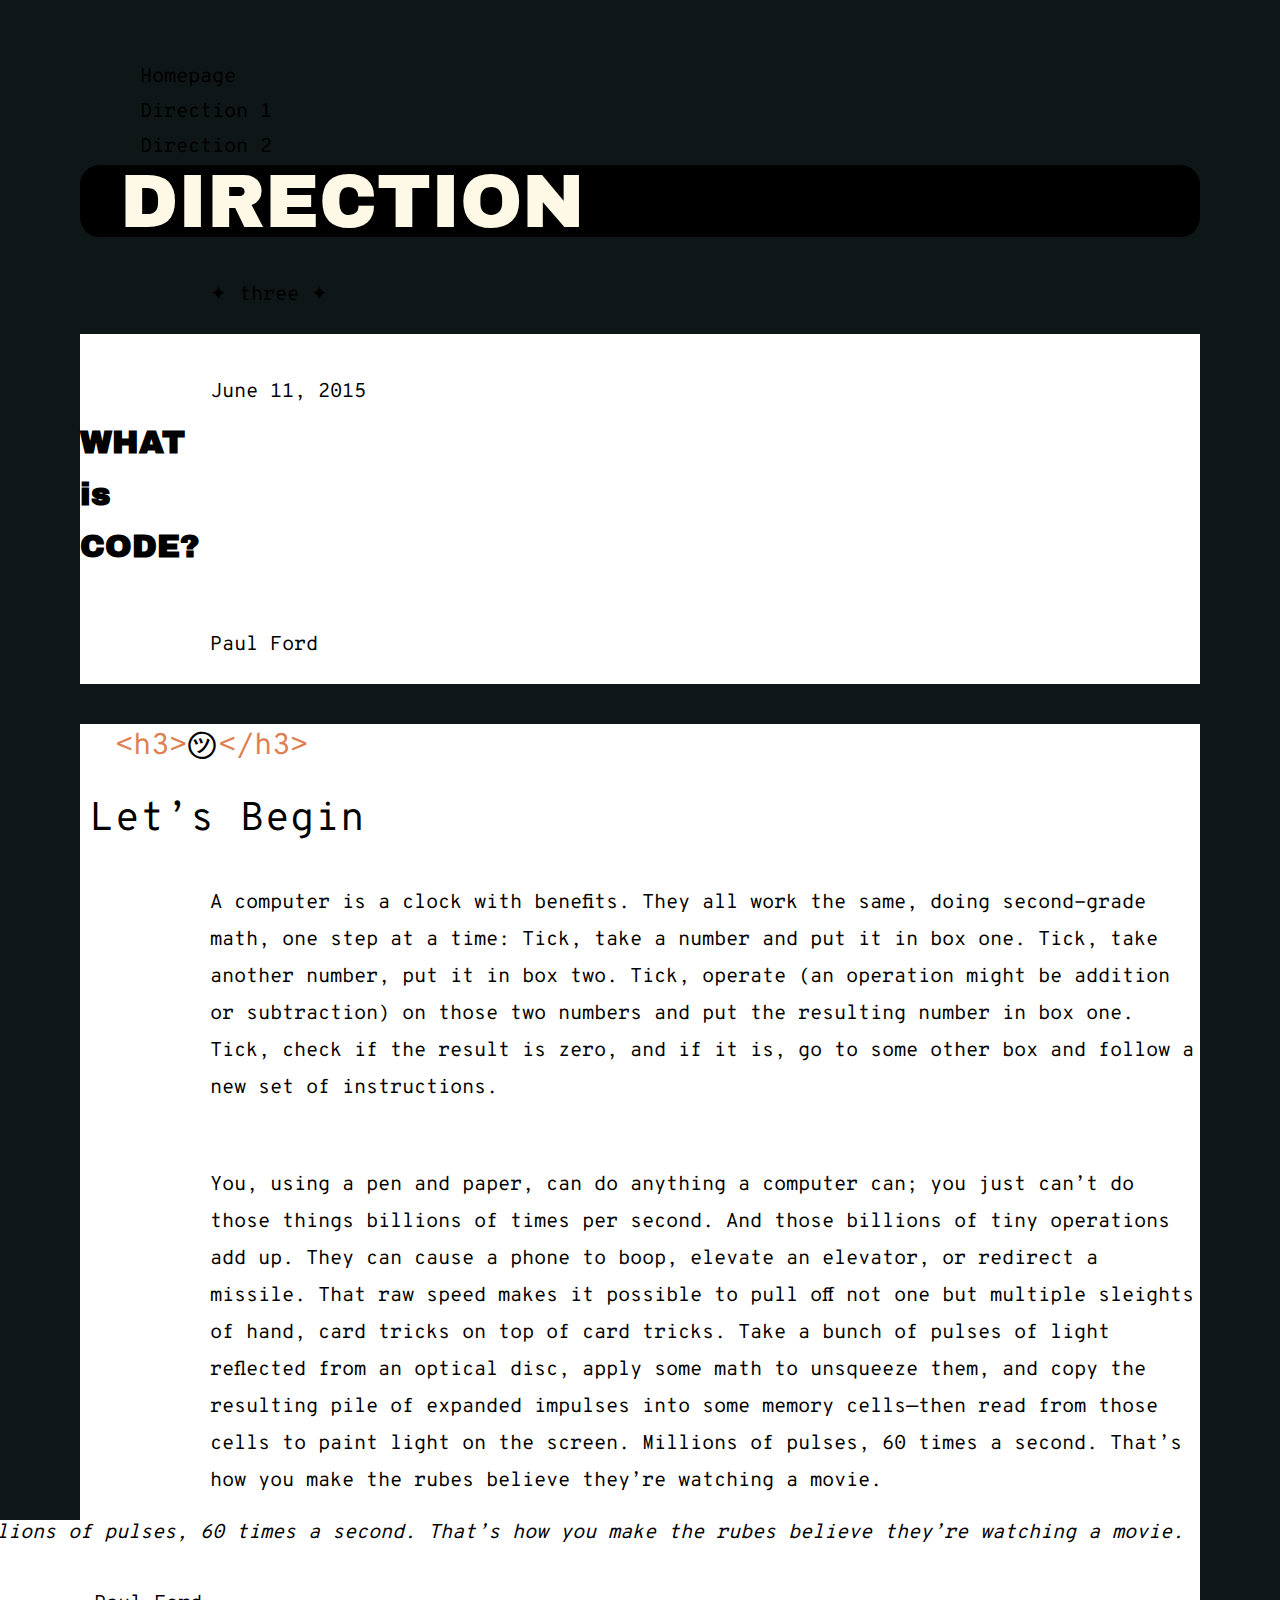
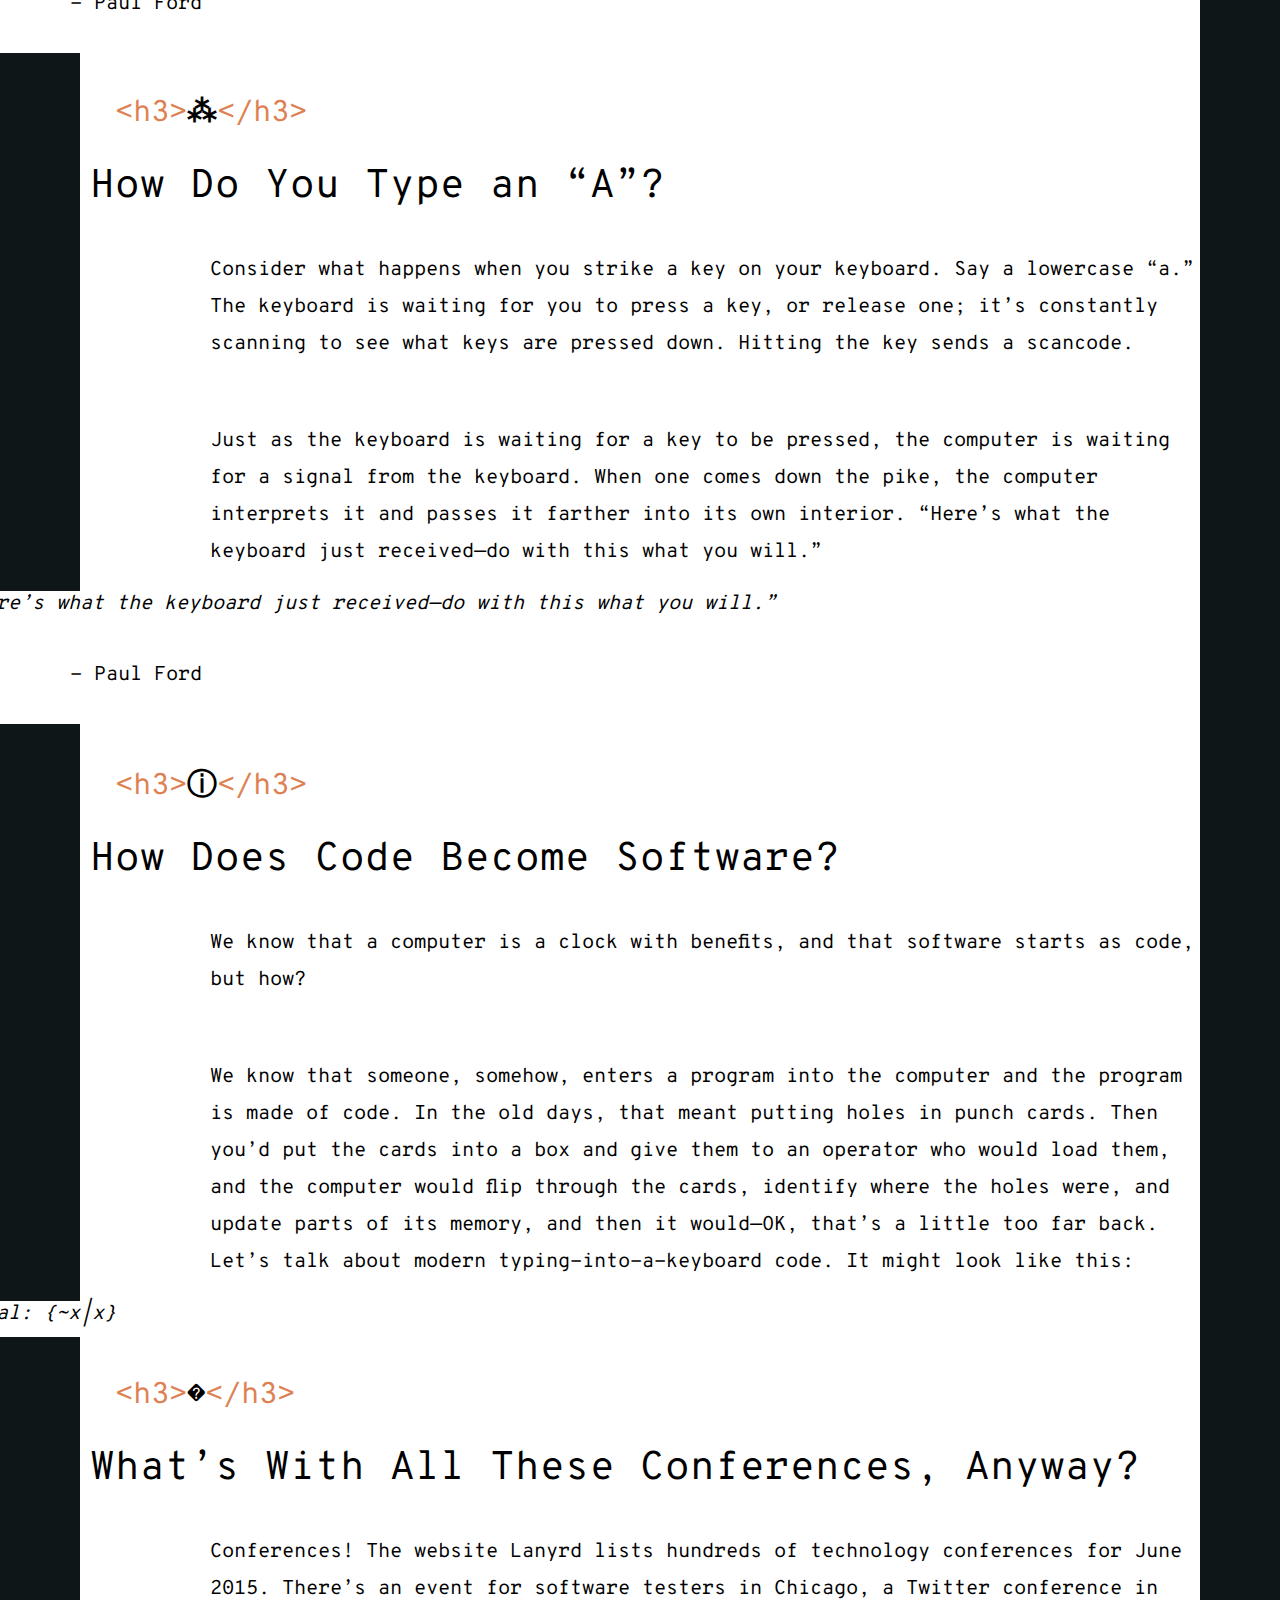
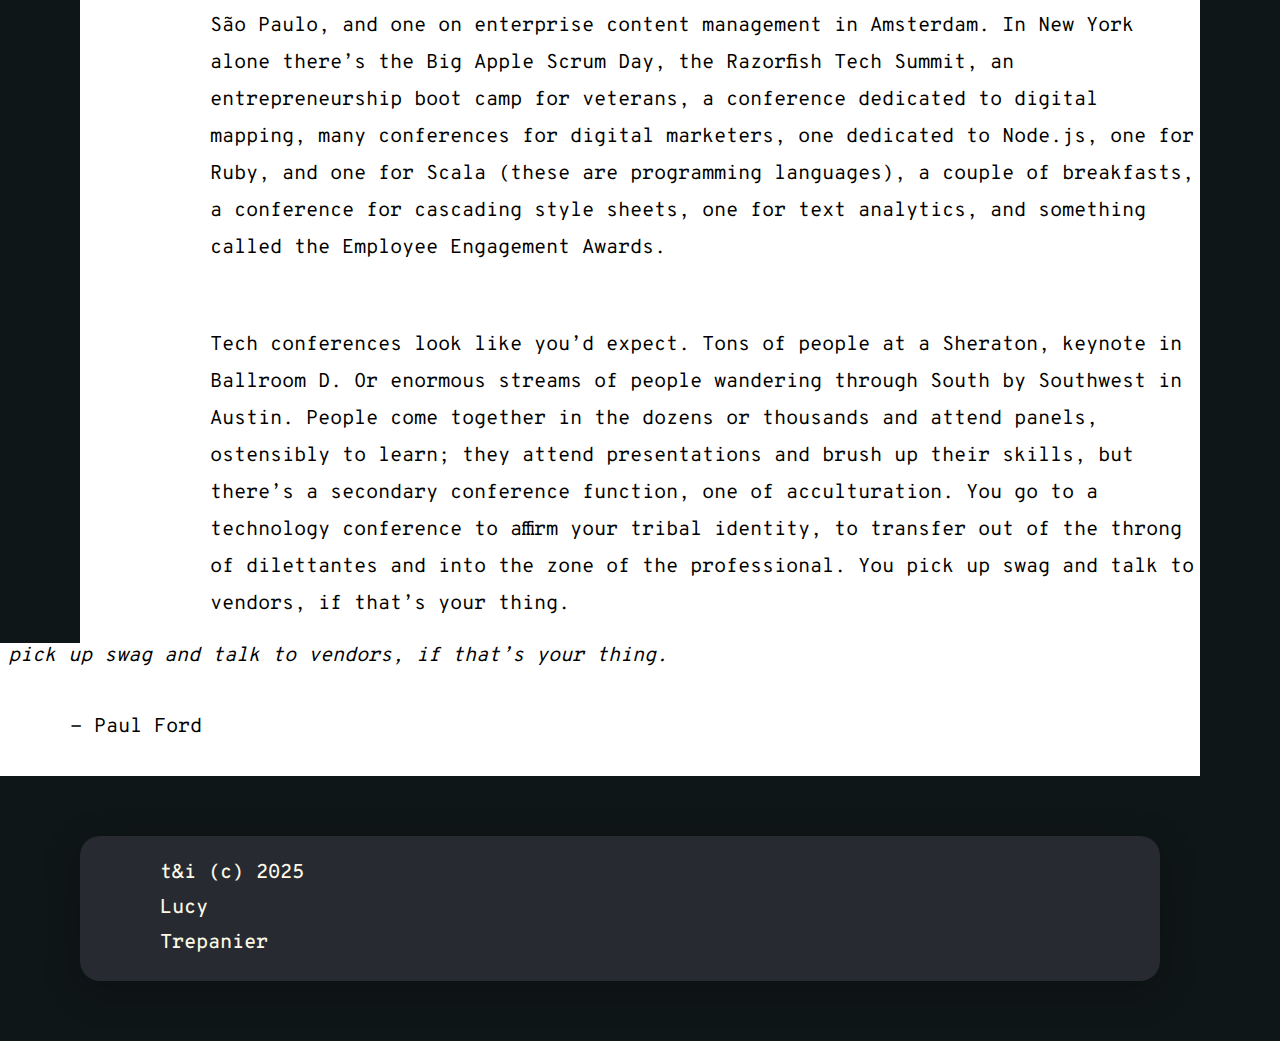
<file: direction-3/index.html>
<!DOCTYPE html>
<html lang="en">
<head>
    <title>This is Lucy's Binding</title>
        <meta name="viewport" content="width=device-width, initial-scale=1" />
        <!-- not sure why this order works vs. the in-class tutorial, same applies to all sheets, across all directions -->
            <link href="../reset.css" rel="stylesheet"> 
            <link href="../direction-3/style.css" rel="stylesheet">
            <link href="../common.css" rel="stylesheet">
        </head>
        <body>
        <header>
            <nav>
                <ol class="main-nav">
                    <li><a href="../index.html">Homepage</a></li>
					<li><a href="../direction-1/index.html">Direction 1</a></li>
                    <li><a href="../direction-2/index.html">Direction 2</a></li>
                </ol>
            </nav>
            <h1>DIRECTION</h1>
            <p id="sub-header">✦  three  ✦</p>
        </header>
            <main>
                <article>
                    <section id="title">
                        <p id="date">
                            June 11, 2015
                        </p>
                        <!-- <p id="date">
                            Mar 23, 2017
                        </p> -->
                        <h2>WHAT</h2>
                        <h2 id="italic">is</h2>  
                        <h2> CODE?</h2>
                        <!-- <h2>
                            POST-IDENTITY DESIGN: BRANDS, POLITICS, AND TECHNOLOGICAL INSTABILITY
                        </h2> -->
                        <p id="authors">
                            Paul Ford
                        </p>
                        <!-- <p id="authors">
                            Federico Pérez Villoro<br> Christopher Hamamoto
                        </p> -->
                    </section>
                    <section id="text-container">
                        <section>
                            <h4 class="wingding">㋡</h4>
                            <h3>Let’s Begin</h3>
                            <p>
									A computer is a clock with benefits. They all work the same, doing second-grade math, one step at a time: Tick, take a number and put it in box one. Tick, take another number, put it in box two. Tick, operate (an operation might be addition or subtraction) on those two numbers and put the resulting number in box one. Tick, check if the result is zero, and if it is, go to some other box and follow a new set of instructions.
								</p>
								<p>
									You, using a pen and paper, can do anything a computer can; you just can’t do those things billions of times per second. And those billions of tiny operations add up. They can cause a phone to boop, elevate an elevator, or redirect a missile. That raw speed makes it possible to pull off not one but multiple sleights of hand, card tricks on top of card tricks. Take a bunch of pulses of light reflected from an optical disc, apply some math to unsqueeze them, and copy the resulting pile of expanded impulses into some memory cells—then read from those cells to paint light on the screen. Millions of pulses, 60 times a second. That’s how you make the rubes believe they’re watching a movie.
								</p>
								<!-- This is inserted for design purposes -->
								<section class="blockquote">
                                <blockquote>
									Millions of pulses, 60 times a second. That’s how you make the rubes believe they’re watching a movie.
								</blockquote>
								<p class="paul">
									- Paul Ford
								</p>
                                </section>
                        </section>
                        <section>
                            <h4 class="wingding">⁂</h4>
                            <h3>How Do You Type an “A”?</h3>
                            <p>
								Consider what happens when you strike a key on your keyboard. Say a lowercase “a.” The keyboard is waiting for you to press a key, or release one; it’s constantly scanning to see what keys are pressed down. Hitting the key sends a scancode.
							</p>
							<p>
								Just as the keyboard is waiting for a key to be pressed, the computer is waiting for a signal from the keyboard. When one comes down the pike, the computer interprets it and passes it farther into its own interior. “Here’s what the keyboard just received—do with this what you will.”
							</p>
                            <section class="blockquote">
							<!-- This is inserted for design purposes -->
								<blockquote>
									“Here’s what the keyboard just received—do with this what you will.”
								</blockquote>
								<p class="paul">
									- Paul Ford
								</p>
                            </section>
                        </section>
                        <section>
                            <h4 class="wingding">ⓘ</h4>
                            <h3>How Does Code Become Software?</h3>
                            <p>
								We know that a computer is a clock with benefits, and that software starts as code, but how?
							</p>
							<p>
								We know that someone, somehow, enters a program into the computer and the program is made of code. In the old days, that meant putting holes in punch cards. Then you’d put the cards into a box and give them to an operator who would load them, and the computer would flip through the cards, identify where the holes were, and update parts of its memory, and then it would—OK, that’s a little too far back. Let’s talk about modern typing-into-a-keyboard code. It might look like this:
							</p>
                            <section class="blockquote">
                                <blockquote id="code">
                                    ispal: {~x|x}
                                </blockquote>
                            </section>
                        </section>
                        <section>
                            <h4 class="wingding">�</h4>
                            <h3>What’s With All These Conferences, Anyway?</h3>
                            <p>
								Conferences! The website Lanyrd lists hundreds of technology conferences for June 2015. There’s an event for software testers in Chicago, a Twitter conference in São Paulo, and one on enterprise content management in Amsterdam. In New York alone there’s the Big Apple Scrum Day, the Razorfish Tech Summit, an entrepreneurship boot camp for veterans, a conference dedicated to digital mapping, many conferences for digital marketers, one dedicated to Node.js, one for Ruby, and one for Scala (these are programming languages), a couple of breakfasts, a conference for cascading style sheets, one for text analytics, and something called the Employee Engagement Awards.
							</p>
							<p>
								Tech conferences look like you’d expect. Tons of people at a Sheraton, keynote in Ballroom D. Or enormous streams of people wandering through South by Southwest in Austin. People come together in the dozens or thousands and attend panels, ostensibly to learn; they attend presentations and brush up their skills, but there’s a secondary conference function, one of acculturation. You go to a technology conference to affirm your tribal identity, to transfer out of the throng of dilettantes and into the zone of the professional. You pick up swag and talk to vendors, if that’s your thing.
							</p>
                            <section class="blockquote">
							<!-- This is inserted for design purposes -->
								<blockquote>
									You pick up swag and talk to vendors, if that’s your thing.
								</blockquote>
								<p class="paul">
									- Paul Ford
                                </p>
                            </section>
                        </section>
                    
                        <!-- <p>
                            In September 2015 Google redesigned its visual identity. As part of the new system Google’s engineers created an automatic process that could generate thousands of different vector-based iterations of the logo. This action was taken to satisfy potential viewing scenarios based on, for instance, screen size, or the background against which the logo is displayed. Within these variations they made a tiny version that only comprises 305 bytes of data. The older logo was formally more complex and its smallest version was approximately 14,000 bytes; this relatively larger file size prompted the adoption of a text-based variation as a workaround for weak Internet connections, a compromise that allowed room for inconsistencies if the proper fonts weren’t available on the user’s end.1 LINK
                        </p> 
                        <p>
                            The relative simplicity of the new logo, then, was about more than just the formal, aesthetic qualities of the mark. A major part of it was about the desire for pixel-perfect efficiency and cross-platform accessibility—the need to accommodate the thousands of possible scenarios triggered by computers accessing the logo. As users embrace diverse communication devices, visual consistency has become very difficult for brands to maintain. Google’s new 305-byte logo instigated discussions online and motivated skeptical compression specialists and aficionados to research different ways to generate the graphic while maintaining its extremely small size. The process of re-creating the logo outlined on blogs—explaining its elemental geometry, with its few circles and lines—is an interesting narrative. One wonders how small another logo with more anchor points could get. And how this logic of design for mass dissemination driven by data constraints could transfer to other brands, and to our broader contemporary visual culture.
                        </p>
                        <p>
                            In the new identity announcement, Google articulated the need to have such a small logo for “broader distribution,” explaining that “consistency has a tremendous impact when you consider our goal of making Google more accessible and useful to users around the world, including the next billion.”2 LINK By “the next billion” they meant Southeast Asia, where Google recently established an engineering team to help improve online connectivity in the region. Internet access is certainly beneficial, but we cannot forget that Google is a business that grows as the Internet expands. Furthermore, we need to analyze these actions beyond the corporate sphere and within a political perspective, since developments in technology are blurring distinctions between private and public entities and driving complex shifts in notions of agency and power.
                        </p>
                        <p>
                            This essay is an effort to investigate the changing landscape where visual identity operates. It explores an alternative perspective, within and beyond graphic design, to the capital-oriented purposes of branding and the absolutist logic of design itself. Not only does identity design remain bound to old ideologies that have become obsolete in our technologically evolving world, but it also reinforces the economic hegemonies that have led to the political instabilities we see today. Information platforms are altering traditional forms of governance, as state and non-state powers embrace surveillance, digital propaganda, and globally distributed data networks as their own brand strategies. Yet there is room for optimism that these technologies might also enable pluralistic information systems and decentralized forms of power.
                        </p>
                        <p>
                            …
                        </p>
                        <p>
                            The principles of much twentieth-century modern art and design involved the development of a universal visual language. Through notions such as simplification, abstraction, consistency, and differentiation, artists and designers aimed to communicate through form-making regardless of the connection between signs and their contexts. After World War II, many artistic movements aimed to develop a sort of graphic grammar charged with inherent meaning. Looking for clarity and objectivity in visuals, these approaches sought to contribute to postwar order and to improve international relationships. The transition to a neoliberal society, however, brought new complexity to industries, and accelerated technology in remarkable ways. With the rise of the Internet and desktop computing, design tools became ubiquitous, opening up the study of the contextual and relational dimensions of the discipline. As Andrew Blauvelt writes, design today “explores its effects on users, its pragmatic and programmatic constraints, its rhetorical impact, and its ability to facilitate social interactions.”3 LINK
                        </p>
                        <p>
                            Within the last decade, identity design shifted focus from enclosed systems to systems that react to external parameters. Dynamic identities have become not only a stylistic expectation, but also a technical necessity. Yet while much contemporary design does include performative, programmatic, and participatory elements, current forms of social organization—whether institutions, corporations, or nations—are more interdependent, unpredictable, and indeterminate than ever. And contemporary visual systems are proving incapable of communicating such levels of intricacy, persisting in their unrealistic usage of restricted sets of visual forms. We tend to think about new approaches in design as expansions of the field, but we could also understand them as recalibrations following a loss of control over the continuum from form, to content, to context.
                        </p>
                        <p>
                            We mainly engage with services and products through third-party vocabularies, in tweets and hyperlinks. Uber is Lyft and a Toyota Prius; MoMA’s mark is textable; McDonald’s is filled with Pokemon. Corporations are nesting within one another. Platforms like Apple News or AMP aggregate information from diverse sources yet distill their graphics to present feeds within their own template logics. This presents a whole new set of relationships toward information and among companies, as platforms subsume and dictate other brands’ signifiers. Furthermore, technology companies become parasitical—able to embed themselves within other entities’ visual systems. Using the New York Times website as an example, Facebook and Twitter are featured more prominently and with more repetition than the New York Times itself.
                        </p>
                        <p>
                            Technology is increasingly dictating how we interact with companies. Yet current platforms of communication are highly unstable environments, and designs easily become obsolete as platforms mutate or disappear. Contemporary visual culture is subject to unpredictable variables, ranging from screen resolution to color calibration, browser settings, software updates, file formats, programming languages, distortions caused by malware, and malfunctions and misuses in computing. The haze manifests itself in (and is determined by) the peculiar and the global, from the struggle of customizing an email signature or the typesetting limitations of iOS, to cultural idiosyncrasies and technological accessibility across entire countries.
                        </p>
                        <p>
                            In “The Weak Universalism” (2010), Boris Groys questions whether it is possible to make artistic atemporal work in the context of rapid technological progress. He explains that the historical avant-garde operated by producing “weak images” with low visibility in order to transcend time and space. As opposed to rich images, which are filled with empirical meaning, weak images represent the knowledge that the world is in a permanently transitory state. Groys argues that the status quo of our time is change, and that since the goal of art is to counter the status quo, art should escape change.4 LINK Yet the act of challenging the status quo as an artistic action has itself become predictable. Therefore, paradoxically, to challenge the status quo could also be not to do so: not to escape change, but to embrace it.
                        </p>
                        <p>
                            The reductive nature of branding is in part rooted in the limitations of older reproduction technologies. Yet current communication platforms are becoming more flexible. Screens and interfaces are multidimensional as layers, windows, and storing features that allow users to travel data sets over time. Identity design systems can incorporate such plasticity and manifest multiple formal, conceptual, and contextual expressions simultaneously. Design has the potential to reflect the complexity of the world, instead of filtering it through distillation strategies. While doing so designers can embrace weakness, not necessarily as reductive formal gestures but by using signs whose meaning is in constant flux. Images can be visually simple or complex, but weak in the cultural and historical associations they carry. Rather than atemporality, weakness within design can aim for immediacy and impermanence.
                        </p>
                        <p>
                            …
                        </p>
                        <p>
                            Identity design principles were founded on the notion of a universal language, but within a neoliberal framework, inequality becomes normative. If the goal of modern design was to communicate across boundaries, corporate design is by nature exclusionary. Brands now are the visual articulation of intellectual property as a form of currency. Given the networked conditions of economies of scale, the origins of products have blurred, and copies have multiplied. As objects and services increase in similarity, the more valuable it is to be perceived as unique. Thus the need for companies to develop and manage identifiers that distinguish them from competitors. The value of commodities lies not on their tangible dimension and potential to satisfy actual needs, but in the signifiers that make them desirable to consumers.
                        </p>
                        <p>
                            Branding is one of the most profitable service in visual communication. For many small design practices it is a crucial form of solvency. With entrepreneurism increasingly tending toward immaterial labor and attention economies, design becomes key in strengthening figurative value. Visual identities are rarely accurate images of entities, but rather manipulations of how these entities want to be perceived by their presumed markets. Identity design is not a practice of representation, but of speculation—it is not about visualizing manifested identities but about codifying subjective predictions, and aspirations, in graphic form.
                        </p>
                        <p>
                            Design is a powerful tool for analysis, but the perceived identity of an organization doesn’t emerge from mood boards, brainstorming sessions, or type explorations. The meaning of logos and cultural signs comes a posteriori—after actual exposure to the world. It is only through interaction that people develop affection toward organizations. And new graphics will only hold meaning in relation to other, existing ones. Paradoxically, in the desire to be unique, the only strategy to express identity seems to be by association: by deliberately differentiating the organization from those it wants to be different from and imitating those it wants to be like.
                        </p>
                        <p>
                            The value of brands is such that many companies keep tight control over their trademarks, copyrights, and patents even as they outsource production and distribution. However, the speed of the networked ecosystem of manufacturing seems to be outpacing traditional patenting processes. Take for instance hoverboards, where a dispute over the product’s intellectual property allowed small companies around the world to quickly work with white-label manufacturers in China to import and sell almost-identical products under their own names. The off-brand vehicle embodies the dissolution of identity design. Opposite to the genericized trademark effect of products such as Aspirin or Kleenex, the “hoverboard” descriptive name-in-use emerges from memetic patterns rather than strategic pursuits. As consumers disconnect from particular brands, a video of Justin Bieber riding a knockoff hoverboard goes viral.
                        </p>
                        <p>
                            The premature nature of design that we have been describing imposes limited reads over multiple possible brand manifestations and forgets the evolution of organizations and their contexts. We need to think about identity in terms of flexibility and avoid preconditioning entities to fixed visual attributes. Identity design requires approaches that go beyond the logic of corporate legitimization, and that are able to recognize and cast nuanced experiences in relation to the organization they represent. In doing so, designers can more actively address their involvement within capitalism and, if interested in claiming spaces for change, engage in reshaping such relationships.
                        </p>
                        <p>
                            Design can operate from a position of uncertainty, and projects can act as indeterminate propositions rather than affirmative statements. Uncertainty can be used to generate critical work, and an ongoing sense of doubt that constantly questions the project’s outcomes. Embracing uncertainty might be not only an ethical decision, but a necessary one. As we continue to incorporate technologies into our knowledge production systems, new forms of cognition are being introduced to our conceptual landscape. Complex algorithms and pattern recognition are challenging our capacity for abstraction. We need to reevaluate our capacity for knowing, understanding, representing, and communicating.
                        </p>
                        <p>
                            …
                        </p>
                        <p>
                            Traditionally, branding metaphors have related to human qualities, a common practice being to identify the core personality traits, values, and overall “voice” of a company. In the recent past, this tendency has become simultaneously validated and challenged prominently in three scenarios: the capitalization of individuals’ identities by business and advertising, the dehumanization of economic models through the adoption of computer systems, and political actions that grant corporations human rights.
                        </p>
                        <p>
                            The free flow of capital in the second half of the twentieth century reshaped conceptions of personal identity. We saw a shift away from long-standing cultural identifiers, which emphasized family, community, and nationalism, toward transactional ones, which privilege social, cultural, and monetary capital. The dynamics of the modern economy permeate our day-to-day lives. As global goods and services become private, people are rendered as market actors. And it can be argued that people measure one another with economic principles in mind—evaluating the potential value of relationships based on forms of capital. Wealth is not determined by productive and tangible assets, but by hypothetical financial value. In this scenario, individuals are literally “worth” money based on speculative qualities. All our activities, even those seemingly unrelated to profit seeking, are seen as investments and opportunities to catalyze social capital. Picture taking has become PR. Exercise routines have become SoulCycle. As Wendy Brown writes: “Whether through social media ‘followers,’ ‘likes,’ and ‘retweets,’ or through rankings and ratings for every activity and domain, or through more directly monetized practices, the pursuit of education, training, leisure, reproduction, consumption, and more are increasingly configured as strategic decisions and practices related to enhancing the self’s future value.”5 lINK
                        </p>
                        <p>
                            In the financial sector, the adoption of computer-driven trading systems created new modes of economic exchange. Computer trading that uses algorithmic processes for stock exchanges and other commodities has now surpassed the human capacity for such actions. Internet connectivity and the rapidity at which data transfers can be completed has become the competitive edge in finance. Our planet’s topography has been reconfigured in order to lay fiber optic cable along the most efficient routes. An example of this is the 580-mile trench dug between Chicago and New York to speed up stock trading across the country. And while large swaths of land get appropriated for data hubs, the ocean and the sky become the next frontiers for cloud storage. These infrastructures are constructed in ways that are isolating to humans but beneficial to machines, for instance eschewing windows to reduce server cooling costs, or reducing the height of floors to fit the maximum number of servers within a building. As humans become economized and the economy dehumanized, branding practices insist on applying human traits to commercial actors that are fundamentally nonhuman… while it may not be seen by many humans, Google color-codes its data centers hardware with their brand colors.
                        </p>
                        <p>
                            Our capacity to articulate social norms cannot keep up with the speed of advancement within computing. In our contemporary era, policy making is more damage control than planned progress. Within American politics, the passage of the controversial Citizens United bill in 2008 confirmed the legal status of corporations as people, granting them certain rights that had previously been regarded as the exclusive province of human beings. Most significant was the establishment of spending as a form of speech. This has resulted in a stilted political landscape where super PACs can raise unlimited amounts of money on a campaign’s behalf, extending and deepening the influence of money in politics. And Citizens United is just one instance in a several-decades-long trend involving impactful expressions of corporate power within citizenship. President Bill Clinton’s “welfare to work” initiatives (ending welfare as an entitlement) and the increasing reliance on free-market agents that followed has entrenched financial systems as powerful actors in worldwide politics. This has caused a backlash against government workers and pensions, and resulted in the deregulation of social systems in favor of free-market solutions. An emboldened financial sector and accelerated technological reliance culminated in the 2008 financial collapse—the result of unfettered confidence in trading algorithms and little government oversight—after which the federal government “bailed out” the banking system by paying off its debts. The computer-economic machine has become too big to fail.
                        </p>
                        <p>
                            …
                        </p>
                        <p>
                            As the tactics of branding are widely embraced for corporations, and increasingly individuals as well, even countries have begun to define their identities in marketable terms. Nation branding has become a fertile field for design and advertising agencies around the world. It is common to see symposiums on the topic, and industry experts such as FutureBrand rank the “world’s leading country brands.” The manipulation of reality through persuasion has become a celebrated state practice. For instance, South Korea’s brand was developed by the Presidential Council on Nation Branding Korea, a governmental authority established by an executive order by Park Geun-hye, the now-impeached president. A study developed in 2012 by the council and Samsung ranked the country above the OECD average.6 LINK The report backed its findings with parameters that included numbers of clicks and likes online: it went as far as mentioning Psy’s “Gangnam Style” video as being the world’s most watched on YouTube. Such a simplistic representation of South Korea’s complex social systems raises questions of credibility and enforces cultural stereotypes. In some ways it is not far from North Korea’s poorly Photoshopped propaganda images that circulate online.
                        </p>
                        <p>
                            Building credibility as a country involves not only soft-power strategies, but also developing strong relationships with other nations and corporations. Networks equal power. As Metahaven asserts: “Networks become social structures that tie parts of the world together, independent of sovereign borders and even independent of ‘international relations.’ While indeed, sovereign coercion may have become a thing of the past in this new situation, there may be structural coercion involved through the standards which networks adopt.”7 LINK
                        </p>
                        <p>
                            The rise of cloud computing demonstrates the complexity of power dynamics within a networked society. The formulation of a metaphoric space that is accessible worldwide as a distributed network of devices has reshaped our geopolitical landscape. As the Internet extends lawful jurisdiction through computer servers and data centers, the power of nation-states has transcended areas defined by physical territory to areas defined by the potential reach of a nation’s messages. Distributed online networks surpass geographic boundaries and local regulations, increasing the influence of postcolonial powers. In this context, technology companies are assuming new political roles as they dictate social and diplomatic norms within such infrastructures. The complexity of these overlapping forms of power has led theorists such as Benjamin Bratton to suggest a reformulation of our understanding of political geography itself—one where computational technologies are forming a sovereign “megastructure” that finds itself superimposed onto territorial state governance.8 LINK These frictions present political spaces within the order of data and mathematics—algorithmic topologies. “A new collective geography opens for colonization,” writes Matteo Pasquinelli.9 LINK
                        </p>
                        <p>
                            This condition has raised the involvement of non-state actors in resolving questions of statehood and public policy. As capital becomes political power, corporate interests “facilitate the increasing power of large corporations to fashion law and policy for their own ends, not simply crowding out, but overtly demoting the public interest.”10 LINK While this may take the form of lobbying for tax breaks or the allocation of public resources for private use, there are other, indirect effects and complex quandaries. Two recent paradigmatic examples would certainly include the Costa Rica–Nicaragua San Juan River border dispute, which arose due to maps displayed on Google Earth, and the 2016 terror attack in San Bernardino and ensuing legal fight between the US government and Apple to unlock the shooter’s phone in order to access his personal data. With these examples in mind, it is evident that we are experiencing shifts in power away from nation-states and toward private interests.
                        </p>
                        <p>
                            As we become citizens of Facebook, Google, and Apple, corporate actors become politicians. Political leadership is being reframed as business leadership. Thailand’s former prime minister, Thaksin Shinawatra, was fond of calling himself “CEO of Thailand Inc.” and made billions selling his shares of Shin Corp, his family media company, while in office. In Italy, Silvio Berlusconi—one of the wealthiest businessmen in the country—has served four times as prime minister and consistently appears in Forbes’s list of the World’s Most Powerful People. During his 2016 presidential campaign, Donald Trump’s press conferences blurred the line between informational and infomercial as they prominently featured Trump Steaks and his other consumer products. Now that he is in office the conflation between private and public in the White House is at a new high. Consider for instance Melania Trump’s $150 million lawsuit against the Daily Mail for tainting her brand and tarnishing her “once-in-a-lifetime” business opportunities as First Lady, or Ivanka Trump’s feud with Nordstrom, which prompted Kellyanne Conway, counselor to the president, to break the Office of Government Ethics law and endorse Ivanka’s products in an interview on Fox News. Perhaps as a sign of things to come, Mark Zuckerberg is currently on a tour of the United States followed by a camera crew and “status” updates that meditate on the nature of America.
                        </p>
                        <p>
                            Part and parcel of the shift toward private corporate actors operating in the public sphere is the adoption of branding techniques by politicians. Barack Obama’s 2008 presidential campaign’s design and outreach strategy was voted Marketer of the Year by Advertising Age magazine. Hillary Clinton’s 2016 campaign hired Michael Beirut at Pentagram to design its brand identity: a dynamic “H” that aimed to be visually adaptable but failed to connect with voters. Popular responses to political branding are just like those to commercial rebrandings; for instance Donald Trump and Mike Pence’s logo was walked back after a negative online reaction. Political parties have made media manipulation a top priority; White House policy is now being disseminated through Twitter posts rather than press briefings, Steve Bannon of Breitbart News Network is Donald Trump’s chief strategist and sits on the National Security Council, and Trump has labeled the mainstream media his top opponent and purveyors of “fake news.” These marketing tactics take on new meaning as misinformation becomes propaganda, influenced by technological platforms that, through bot armies and curation algorithms, present skewed visions of news and history.
                        </p>
                        <p>
                            As postcolonial powers embrace networks of surveillance and global jurisdiction based on server locations, distributed organizations arise in protest. From liberal activists to radical extremists, anti-establishment groups expand their reach and express their nuanced sense of identity through the same network structures. Anonymous is predicated on anonymity. The Occupy Movement was explicitly nonhierarchical. ISIS defines itself as borderless. Low visibility allows these entities to act with agility. Though they are branded operations, their identities are collectively built. It is the network in operation that defines them, instead of a pre-formulated visual system constraining the operation. The Swedish anti-copyright organization Pirate Bay has a logo embedded within a logo within another logo. When the Swedish government seized their .se domain, they relaunched a series of new domains and updated their image to include a Hydra, which in Greek mythology stands for immortality and exponential growth: for each head you cut, it grows two more. The identity system formulates itself as it comes to action. In part this is possible due to their use of generic, non-original identifiers as supposed to custom-tailored signs. During the Euromaidan demonstrations in the Ukraine, protesters adopted matching clothing and improvised helmets not only for physical protection but as identifiers of the revolution. More recently during the women’s marches after Trump’s inauguration the Pussy Power Hat demonstrated the powerful effects of what Michael Rock calls “open-source branding.”
                        </p>
                        <p>
                            While these groups derive their structures and strategies from the network structure, their relationships with specific technologies further complicate matters. For a time ISIS fighters used Doseai, a Turkish file transfer service, to transmit encrypted messages because of its perceived freedom from Western government regulations (it turned out that Doseai was actually a French company). More recently, as Dropbox has incorporated end-to-end encryption, it has been adopted by the group. The promise of anonymity with cryptocurrencies such as Bitcoin and browsers like the heavily encrypted Tor led to new online marketplaces such as Silk Road. While meant to be a platform for non-destructive commercial exchanges that are outside of the law, Silk Road was shuttered when its founder was apprehended for contracting murders on his staff and vendors via that platform. These examples highlight how companies that promise anonymity and end-to-end encryption often sit in precarious positions as both defenders of free speech and enablers of destructive acts, calling into question the utopian ideal of technology as unbiased.
                        </p>
                        <p>
                            …
                        </p>
                        <p>
                            The current capitalist hegemony is leading toward increased precarity and geopolitical chaos. If design can contribute to the construction of a different reality, it must first question its own mechanisms that sustain the neoliberal agenda, legitimize traditional brands’ power, and enable the flow of misinformation. Design can be calibrated toward a systematic redistribution of power and wealth, while remaining at ease with globality and technology. As suggested by Alex Williams and Nick Srnicek, the gains of late capitalism are not to be fully dismissed but repurposed beyond their capital constraints, value systems, and power logics.11 LINK
                        </p>
                        <p>
                            Design can mobilize its forces toward a reduction in subjective creativity and private authorship and favor the development of systems toward cultural commons. In the future, identity systems might no longer consist of fixed design components, but of the programmatic interpretation of interrelated, ever-changing experiences. In this process we suggest considering “complexity” as a condition of status, “uncertainty” as an ethical stance, “weakness” as a degree of load and impact, “impermanence” as a time-based factor, and “automation” as a generative process.
                        </p>
                        <p>
                            We need to design software and interfaces that can process information and visualize difference in nonlinear ways, and networked spaces where points of view are permanently being exchanged—where meaning is built through interaction and direct experience rather than by the construction of figurative value and speculative attributes. This could lead to degrees of stylistic standardization but also to the enhancement of collectively controlled technologies able to modulate and extrapolate diverse perspectives. Communication platforms are the power infrastructures of today: they both dictate the behaviors of society and enable spaces for change. As Bratton suggests, platforms “centralize (like states), scaffolding the terms of participation according to rigid but universal protocols, even as they decentralize (like markets), coordinating economies not through the superimposition of fixed plans but through interoperable and emergent interaction.”12 LINK
                        </p> -->
                        <!-- <h3>NOTES</h3>
                    </section>
                        <section class="citations">
                                <p class="item">
                                    1 https://design.google.com/articles/evolving-the-google-identity/.
                                </p>
                                <p class="item">
                                    2 Ibid.
                                </p>
                                <p class="item">
                                    3 Andrew Blauvelt, “Towards Relational Design,” Design Observer, November 3, 2008, http://designobserver.com/feature/towards-relational-design/7557/.
                                </p>
                                <p class="item">
                                    4 Boris Groys, “The Weak Universalism,” e-flux, no. 15 (April 2010): http://www.e-flux.com/journal/the-weak-universalism/.
                                </p>
                                <p class="item">
                                    5 Wendy Brown, Undoing the Demos: Neoliberalism’s Stealth Revolution (Cambridge, MA: MIT Press, 2015), 38.
                                </p>
                                <p class="item">
                                    6 OECD stands for Organization for Economic Co-operation and Development.
                                </p>
                                <p class="item">
                                    7 Metahaven, “Brand States: Postmodern Power, Democratic Pluralism, and Design,” e-flux, no. 1 (December 2008): http://www.e-flux.com/journal/brand-states-postmodern-power-democratic-pluralism-and-design/.
                                </p>
                                <p class="item">
                                    8 Benjamin H. Bratton, “The Black Stack,” e-flux, no. 53 (March 2014): http://www.e-flux.com/journal/the-black-stack/.
                                </p>
                                <p class="item">
                                    9 Matteo Pasquinelli, “The Spike: On the Growth and Form of Pattern Police,” in Nervous Systems, ed. Stephanie Hankey, Marek Tuszynski and Anselm Franke (Berlin: HKW/Spector books, 2016), 250.
                                </p>
                                <p class="item">
                                    10 Wendy Brown, Undoing the Demos, 42–43.
                                </p>
                                <p class="item">
                                    11 Alex Williams and Nick Srnicek, Inventing the Future: Postcapitalism and a World without Work (New York: Verso, 2015).
                                </p>
                                <p class="item">
                                    12 Benjamin H. Bratton, “The Black Stack.”
                                </p>
                    </section> -->
                    <!-- this is the text container closing tag, make sure you delete after you un comment the above -->
                </section>
                    <footer>
			            <ol class="footer">
				            <li class="footer-item1">t&i (c) 2025</li>
				            <li class="footer-item2">Lucy <br> Trepanier</li>
			            </ol>
                    </footer>
                </article>
            </main>
        </body>
</head>
</file>
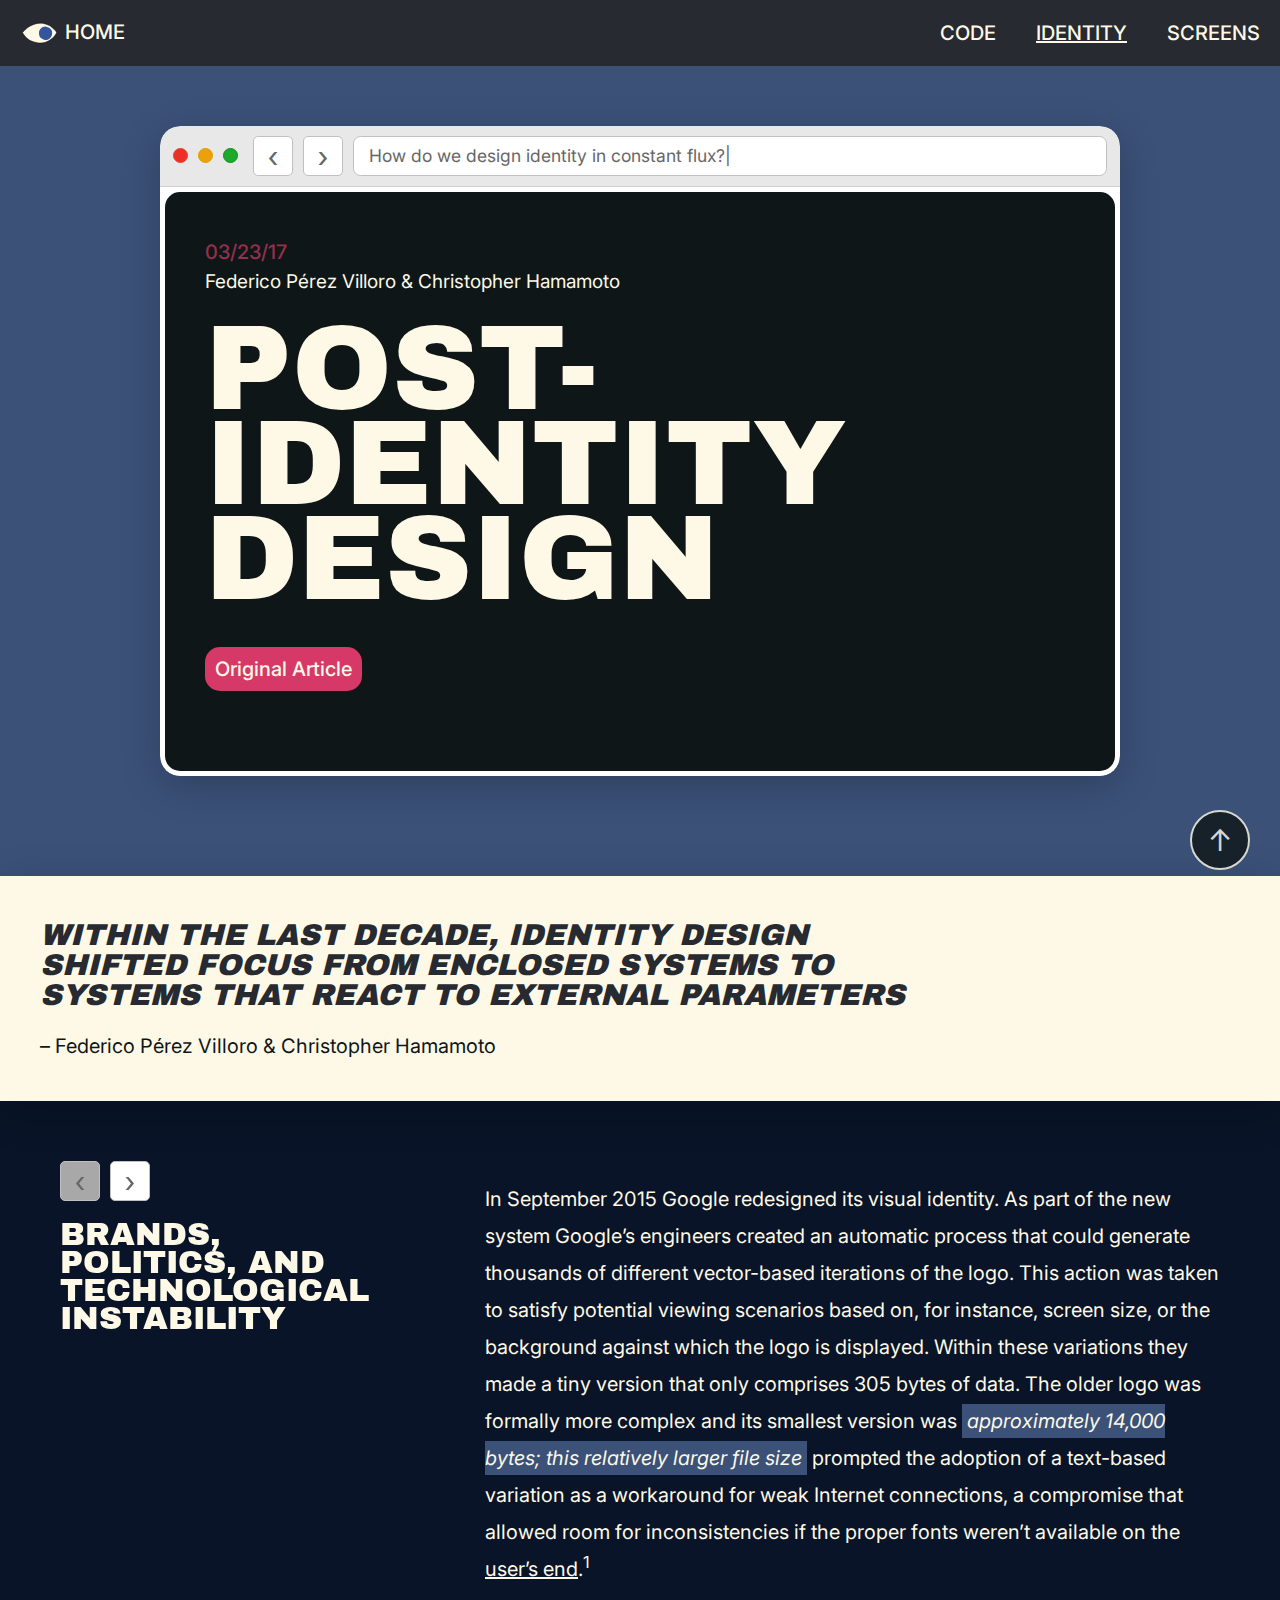
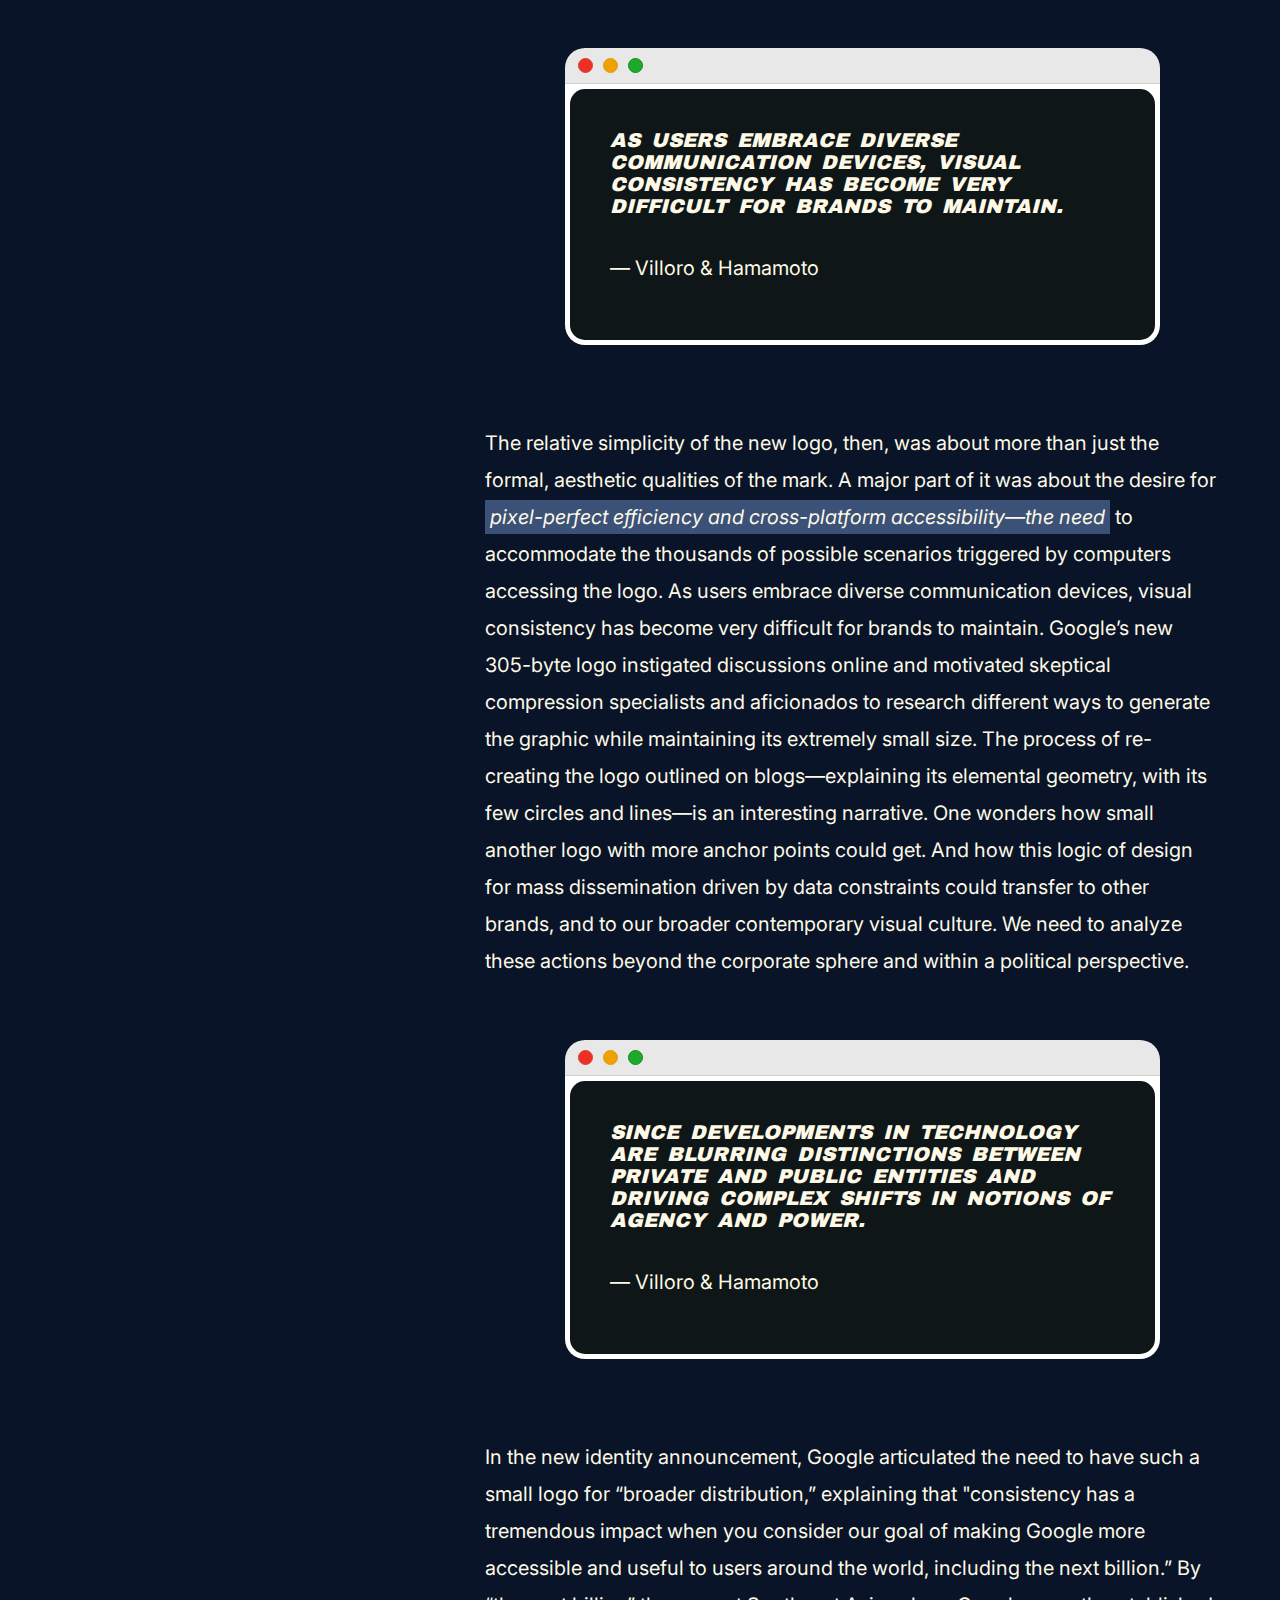
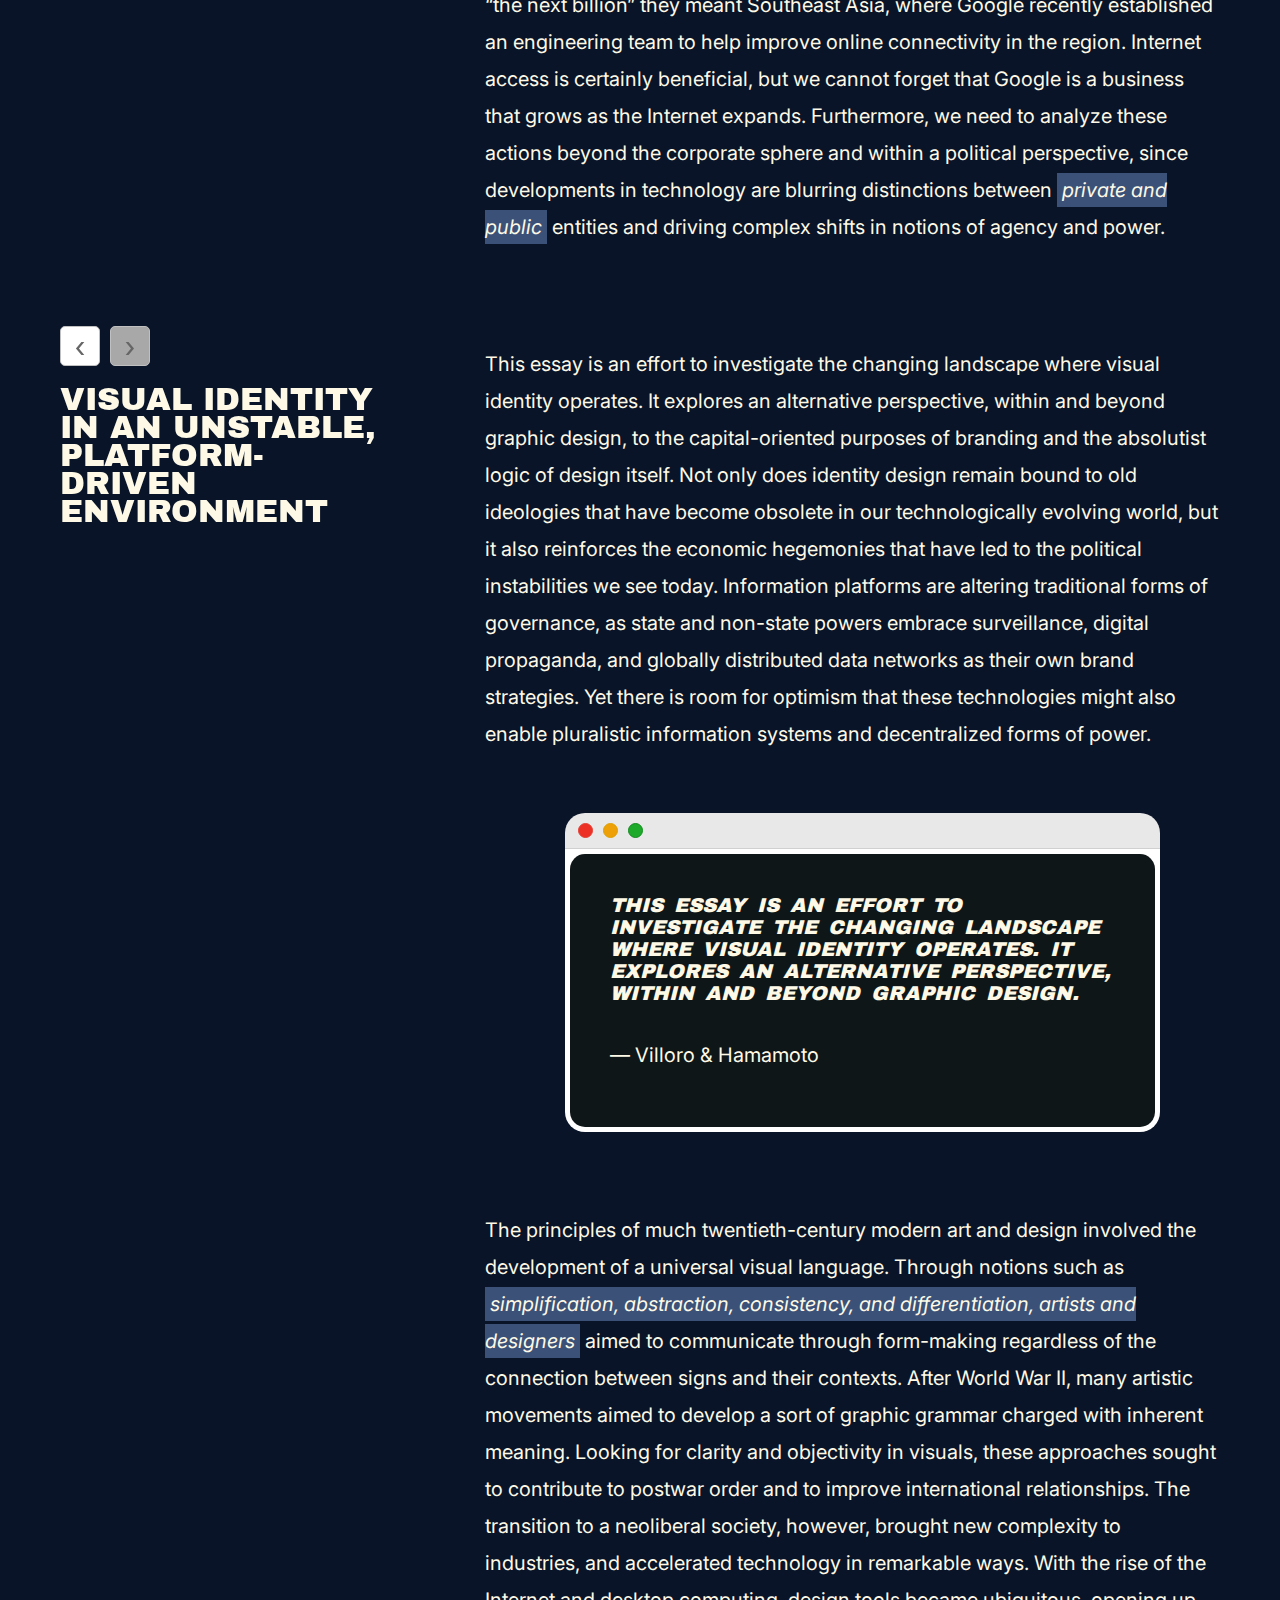
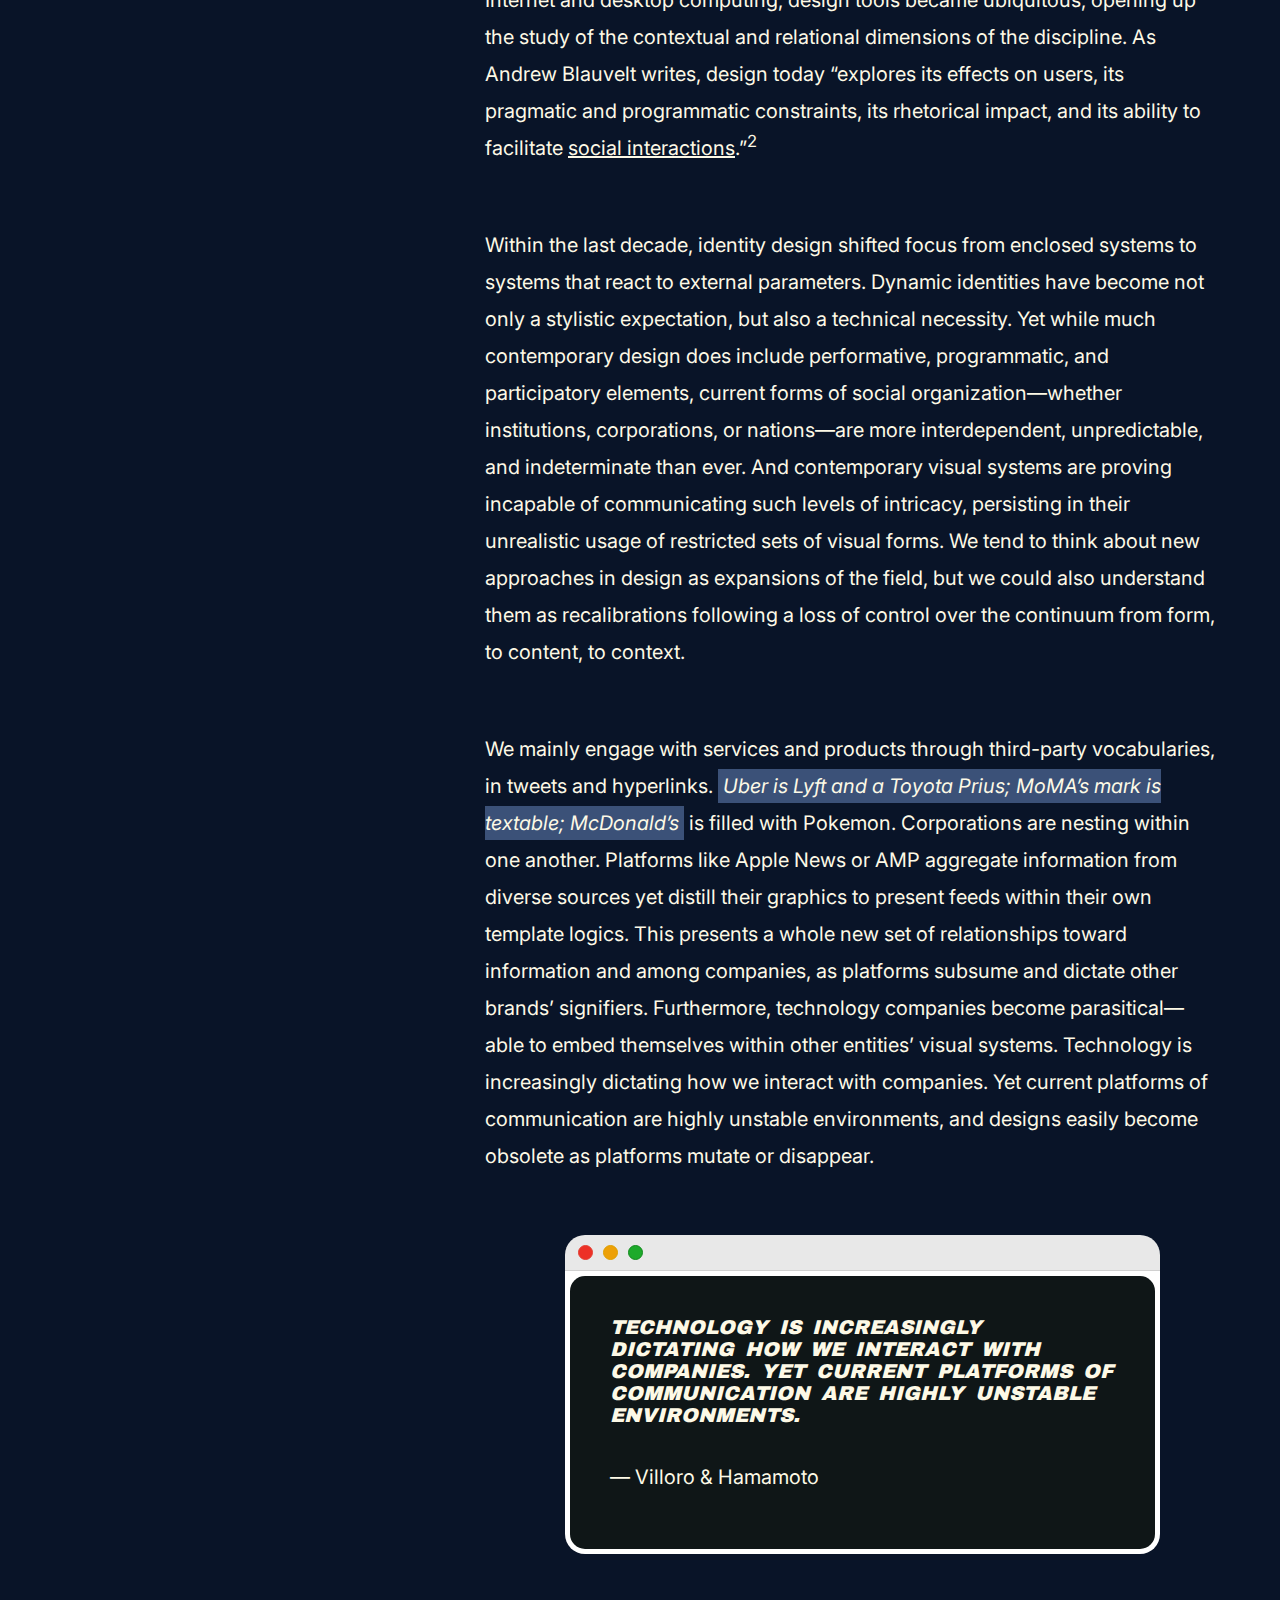
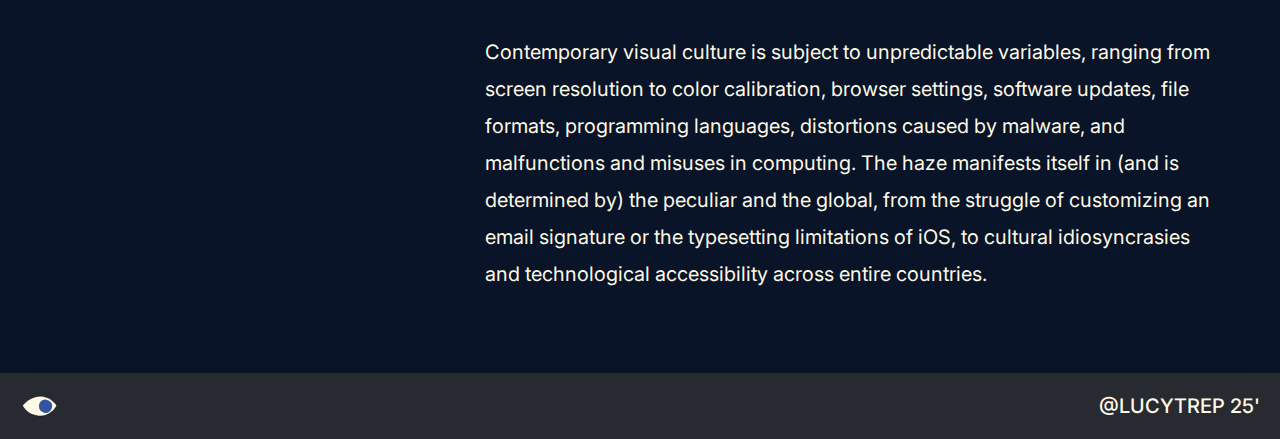
<file: post-identity/index.html>
<!doctype html>
<html>
	<head>
		<title>Binding</title>
		<!-- Saw code on course site with inspector tool for SVG in tab -->
		<link rel="icon" type="image/svg+xml" href="/eye.svg">
		<meta name="viewport" content="width=device-width, initial-scale=1" />
		<style>
			@import '../reset.css' layer(reset);
			@import '../common.css' layer(common);
			@import '../post-identity/style.css' layer(page);
		</style>
	</head>
	<body>
		<nav>
			<ul class="main-page-nav">
				<li class="home">
					<a href="../index.html">
						<svg id="Layer_1" xmlns="http://www.w3.org/2000/svg" version="1.1" viewBox="0 0 422.63 259.48">
							<!-- Generator: Adobe Illustrator 29.8.1, SVG Export Plug-In . SVG Version: 2.1.1 Build 2)  -->
							<defs>
								<style>
									.st0 {
										fill: #fdf9e6;
										stroke: #000;
										stroke-miterlimit: 10;
										stroke-width: 5px;
									}

									.st1 {
										fill: #34549e;
									}
								</style>
							</defs>
							<path class="st0" d="M26.09,124.98c-1.22-1.74,22.7-25.87,25.34-28.57,9.52-9.71,19.64-18.84,30.51-27.02,19.25-14.48,41.42-24.37,63.81-32.96,28.94-11.1,60.52-15.36,91.35-11.99,21.49,2.35,41.79,10.15,61.5,18.66,8.39,3.62,17.43,6.61,24.57,12.44,6.19,5.06,11.39,11.1,17.78,15.95s13.26,9.6,18.85,15.62c6.14,6.6,12.27,13.21,18.4,19.82l9.03,16.63-11.4,20.43c-17.2,30.81-48.32,50.28-77.45,68.42l-22.79,9.97c-19.1,8.35-43.33,10.43-63.91,10.39-5.74-.01-11.49-.27-17.19-.98-6.95-.86-13.81-2.37-20.65-3.88-10.98-2.42-21.97-4.84-32.71-8.18-27.21-8.46-52.56-23.47-73.57-42.66-16.65-15.21-28.55-33.8-41.45-52.09Z"/>
							<path class="st1" d="M200.99,117.95c-1.39,15.82,1.85,39.67,11.65,52.89,6.53,8.82,16.5,14.9,26.06,19.94,10.27,5.42,19.54,9.91,31.39,9.61,7.3-.18,14.75-.78,21.74-3.02s12.66-6.97,18.96-10.85l14.92-14.92c9.17-9.17,12.82-25.83,13.65-38.15.55-8.22.41-16.57-1.57-24.57-4.03-16.32-16.67-28.47-30.54-36.98-9.22-5.66-18.99-11.07-29.73-12.33-21.11-2.48-45.56,5.59-59.99,21.21-10.47,11.34-15.38,24.02-16.53,37.17Z"/>
						</svg>
						HOME
					</a>
				</li>
				
				<div class="nav-right">
					<li class="nav-item"><a href="../what-is-code/index.html">CODE</a></li>
					<li class="nav-item"><a href="../post-identity/index.html" class="active">IDENTITY</a></li>
					<li class="nav-item"><a href="../what-screens-want/index.html">SCREENS</a></li>
				</div>
			</ul>
		</nav>
		<main>
			<article>
				<section class="background">
					<section class="title">
						<section class="top-bar">
							<ul class="circles">
								<li class="circle red"></li>
								<li class="circle yellow"></li>
								<li class="circle green"></li>
							</ul>
							<section class="browser-controls">
								<button class="nav-arrow">‹</button>
								<button class="nav-arrow">›</button>
								<section class="address-bar">How do we design identity in constant flux? <span class="cursor">|</span></section>
							</section>
						</section>
						<section class="outline">
							<section class="screen">
								<p id="date">03/23/17</p>
								<p id="author-names">Federico Pérez Villoro & Christopher Hamamoto</p>
								<h1>POST-IDENTITY DESIGN</h1>
								<a href="https://walkerart.org/magazine/post-identity-design-brands-politics-and-technological-instability#_ftnref2">Original Article</a>
							</section>
						</section>
					</section>
				</section>
				<section class="big-quote">
					<h1>WITHIN THE LAST DECADE, IDENTITY DESIGN SHIFTED FOCUS FROM ENCLOSED SYSTEMS TO SYSTEMS THAT REACT TO EXTERNAL PARAMETERS</h1>
					<p id="author">– Federico Pérez Villoro & Christopher Hamamoto</p>
				</section>
				<section class="text-container" id="section-1">
					<section class="section-header">
						<section class="section-nav-arrows">
							<a href="#section-1" class="nav-arrow active">‹</a>
							<a href="#section-2" class="nav-arrow">›</a>
						</section>
						<section class="section-title">
							<h2>BRANDS, POLITICS, AND TECHNOLOGICAL INSTABILITY</h2>
						</section>
					</section>
					<section>
						<p class="link">
							<a href="../post-identity/index.html">↑</a>
						</p>
						<p>
							In September 2015 Google redesigned its visual identity. As part of the new system Google’s engineers created an automatic process that could generate thousands of different vector-based iterations of the logo. This action was taken to satisfy potential viewing scenarios based on, for instance, screen size, or the background against which the logo is displayed. Within these variations they made a tiny version that only comprises 305 bytes of data. The older logo was formally more complex and its smallest version was <span id="highlight">approximately 14,000 bytes; this relatively larger file size</span> prompted the adoption of a text-based variation as a workaround for weak Internet connections, a compromise that allowed room for inconsistencies if the proper fonts weren’t available on the <a class="link01"href="https://design.google/not-found">user’s end</a>.<sub>1</sub>
						</p> 
						<section class="quote-card">
							<section class="top-bar">
								<ul class="circles">
									<li class="circle red"></li>
									<li class="circle yellow"></li>
									<li class="circle green"></li>
								</ul>
							</section>
							<section class="outline">
								<section class="screen">
									<p id="quote">
										AS USERS EMBRACE DIVERSE COMMUNICATION DEVICES, VISUAL CONSISTENCY HAS BECOME VERY DIFFICULT FOR BRANDS TO MAINTAIN.
									</p>
									<p>— Villoro & Hamamoto
									</p>
								</section>
							</section>
						</section>
						<p>
							The relative simplicity of the new logo, then, was about more than just the formal, aesthetic qualities of the mark. A major part of it was about the desire for <span id="highlight">pixel-perfect efficiency and cross-platform accessibility—the need</span> to accommodate the thousands of possible scenarios triggered by computers accessing the logo. As users embrace diverse communication devices, visual consistency has become very difficult for brands to maintain. Google’s new 305-byte logo instigated discussions online and motivated skeptical compression specialists and aficionados to research different ways to generate the graphic while maintaining its extremely small size. The process of re-creating the logo outlined on blogs—explaining its elemental geometry, with its few circles and lines—is an interesting narrative. One wonders how small another logo with more anchor points could get. And how this logic of design for mass dissemination driven by data constraints could transfer to other brands, and to our broader contemporary visual culture. We need to analyze these actions beyond the corporate sphere and within a political perspective.
						</p>
						<section class="quote-card">
							<section class="top-bar">
								<ul class="circles">
									<li class="circle red"></li>
									<li class="circle yellow"></li>
									<li class="circle green"></li>
								</ul>
							</section>
							<section class="outline">
								<section class="screen">
									<p id="quote">
										SINCE DEVELOPMENTS IN TECHNOLOGY ARE BLURRING DISTINCTIONS BETWEEN PRIVATE AND PUBLIC ENTITIES AND DRIVING COMPLEX SHIFTS IN NOTIONS OF AGENCY AND POWER.
									</p>
									<p>— Villoro & Hamamoto
									</p>
								</section>
							</section>
						</section>
						<p>
							In the new identity announcement, Google articulated the need to have such a small logo for “broader distribution,” explaining that "consistency has a tremendous impact when you consider our goal of making Google more accessible and useful to users around the world, including the next billion.” By “the next billion” they meant Southeast Asia, where Google recently established an engineering team to help improve online connectivity in the region. Internet access is certainly beneficial, but we cannot forget that Google is a business that grows as the Internet expands. Furthermore, we need to analyze these actions beyond the corporate sphere and within a political perspective, since developments in technology are blurring distinctions between <span id="highlight">private and public</span> entities and driving complex shifts in notions of agency and power.
						</p>
					</section>
				</section>

				<section class="text-container" id="section-2">
					<section class="section-header">
						<section class="section-nav-arrows">
							<a href="#section-1" class="nav-arrow">‹</a>
							<a href="#section-2" class="nav-arrow active">›</a>
						</section>
						<section class="section-title">
							<h2>VISUAL IDENTITY IN AN UNSTABLE, PLATFORM-DRIVEN ENVIRONMENT</h2>
						</section>
					</section>
					<section>
						<p>
							This essay is an effort to investigate the changing landscape where visual identity operates. It explores an alternative perspective, within and beyond graphic design, to the capital-oriented purposes of branding and the absolutist logic of design itself. Not only does identity design remain bound to old ideologies that have become obsolete in our technologically evolving world, but it also reinforces the economic hegemonies that have led to the political instabilities we see today. Information platforms are altering traditional forms of governance, as state and non-state powers embrace surveillance, digital propaganda, and globally distributed data networks as their own brand strategies. Yet there is room for optimism that these technologies might also enable pluralistic information systems and decentralized forms of power.
						</p>
						<section class="quote-card">
							<section class="top-bar">
								<ul class="circles">
									<li class="circle red"></li>
									<li class="circle yellow"></li>
									<li class="circle green"></li>
								</ul>
							</section>
							<section class="outline">
								<section class="screen">
									<p id="quote">
										THIS ESSAY IS AN EFFORT TO INVESTIGATE THE CHANGING LANDSCAPE WHERE VISUAL IDENTITY OPERATES. IT EXPLORES AN ALTERNATIVE PERSPECTIVE, WITHIN AND BEYOND GRAPHIC DESIGN.
									</p>
									<p>— Villoro & Hamamoto
									</p>
								</section>
							</section>
						</section>
						<p>
							The principles of much twentieth-century modern art and design involved the development of a universal visual language. Through notions such as <span id="highlight">simplification, abstraction, consistency, and differentiation, artists and designers</span> aimed to communicate through form-making regardless of the connection between signs and their contexts. After World War II, many artistic movements aimed to develop a sort of graphic grammar charged with inherent meaning. Looking for clarity and objectivity in visuals, these approaches sought to contribute to postwar order and to improve international relationships. The transition to a neoliberal society, however, brought new complexity to industries, and accelerated technology in remarkable ways. With the rise of the Internet and desktop computing, design tools became ubiquitous, opening up the study of the contextual and relational dimensions of the discipline. As Andrew Blauvelt writes, design today “explores its effects on users, its pragmatic and programmatic constraints, its rhetorical impact, and its ability to facilitate <a class="link01"href="https://designobserver.com/towards-relational-design/">social interactions</a>.”<sub>2</sub>
						</p>
						<p>
							Within the last decade, identity design shifted focus from enclosed systems to systems that react to external parameters. Dynamic identities have become not only a stylistic expectation, but also a technical necessity. Yet while much contemporary design does include performative, programmatic, and participatory elements, current forms of social organization—whether institutions, corporations, or nations—are more interdependent, unpredictable, and indeterminate than ever. And contemporary visual systems are proving incapable of communicating such levels of intricacy, persisting in their unrealistic usage of restricted sets of visual forms. We tend to think about new approaches in design as expansions of the field, but we could also understand them as recalibrations following a loss of control over the continuum from form, to content, to context.
						</p>
						<p>
							We mainly engage with services and products through third-party vocabularies, in tweets and hyperlinks. <span id="highlight">Uber is Lyft and a Toyota Prius; MoMA’s mark is textable; McDonald’s</span> is filled with Pokemon. Corporations are nesting within one another. Platforms like Apple News or AMP aggregate information from diverse sources yet distill their graphics to present feeds within their own template logics. This presents a whole new set of relationships toward information and among companies, as platforms subsume and dictate other brands’ signifiers. Furthermore, technology companies become parasitical—able to embed themselves within other entities’ visual systems. Technology is increasingly dictating how we interact with companies. Yet current platforms of communication are highly unstable environments, and designs easily become obsolete as platforms mutate or disappear.
						</p>
						<section class="quote-card">
							<section class="top-bar">
								<ul class="circles">
									<li class="circle red"></li>
									<li class="circle yellow"></li>
									<li class="circle green"></li>
								</ul>
							</section>
							<section class="outline">
								<section class="screen">
									<p id="quote">
										TECHNOLOGY IS INCREASINGLY DICTATING HOW WE INTERACT WITH COMPANIES. YET CURRENT PLATFORMS OF COMMUNICATION ARE HIGHLY UNSTABLE ENVIRONMENTS.
									</p>
									<p>— Villoro & Hamamoto
									</p>
								</section>
							</section>
						</section>
						<p>
							Contemporary visual culture is subject to unpredictable variables, ranging from screen resolution to color calibration, browser settings, software updates, file formats, programming languages, distortions caused by malware, and malfunctions and misuses in computing. The haze manifests itself in (and is determined by) the peculiar and the global, from the struggle of customizing an email signature or the typesetting limitations of iOS, to cultural idiosyncrasies and technological accessibility across entire countries.
						</p>
					</section>
				</section>
			</article>
		</main>
		<footer>
			<ul>
				<li class="home">
					<a href="index.html">
						<svg id="Layer_1" xmlns="http://www.w3.org/2000/svg" viewBox="0 0 422.63 259.48">
							<path class="st0" d="M26.09,124.98c-1.22-1.74,22.7-25.87,25.34-28.57,9.52-9.71,19.64-18.84,30.51-27.02,19.25-14.48,41.42-24.37,63.81-32.96,28.94-11.1,60.52-15.36,91.35-11.99,21.49,2.35,41.79,10.15,61.5,18.66,8.39,3.62,17.43,6.61,24.57,12.44,6.19,5.06,11.39,11.1,17.78,15.95s13.26,9.6,18.85,15.62c6.14,6.6,12.27,13.21,18.4,19.82l9.03,16.63-11.4,20.43c-17.2,30.81-48.32,50.28-77.45,68.42l-22.79,9.97c-19.1,8.35-43.33,10.43-63.91,10.39-5.74-.01-11.49-.27-17.19-.98-6.95-.86-13.81-2.37-20.65-3.88-10.98-2.42-21.97-4.84-32.71-8.18-27.21-8.46-52.56-23.47-73.57-42.66-16.65-15.21-28.55-33.8-41.45-52.09Z"/>
							<path class="st1" d="M200.99,117.95c-1.39,15.82,1.85,39.67,11.65,52.89,6.53,8.82,16.5,14.9,26.06,19.94,10.27,5.42,19.54,9.91,31.39,9.61,7.3-.18,14.75-.78,21.74-3.02s12.66-6.97,18.96-10.85l14.92-14.92c9.17-9.17,12.82-25.83,13.65-38.15.55-8.22.41-16.57-1.57-24.57-4.03-16.32-16.67-28.47-30.54-36.98-9.22-5.66-18.99-11.07-29.73-12.33-21.11-2.48-45.56,5.59-59.99,21.21-10.47,11.34-15.38,24.02-16.53,37.17Z"/>
						</svg>
					</a>
				</li>
				<li>@LUCYTREP 25'</li>
			</ul>
		</footer>
	</body>
</html>
</file>
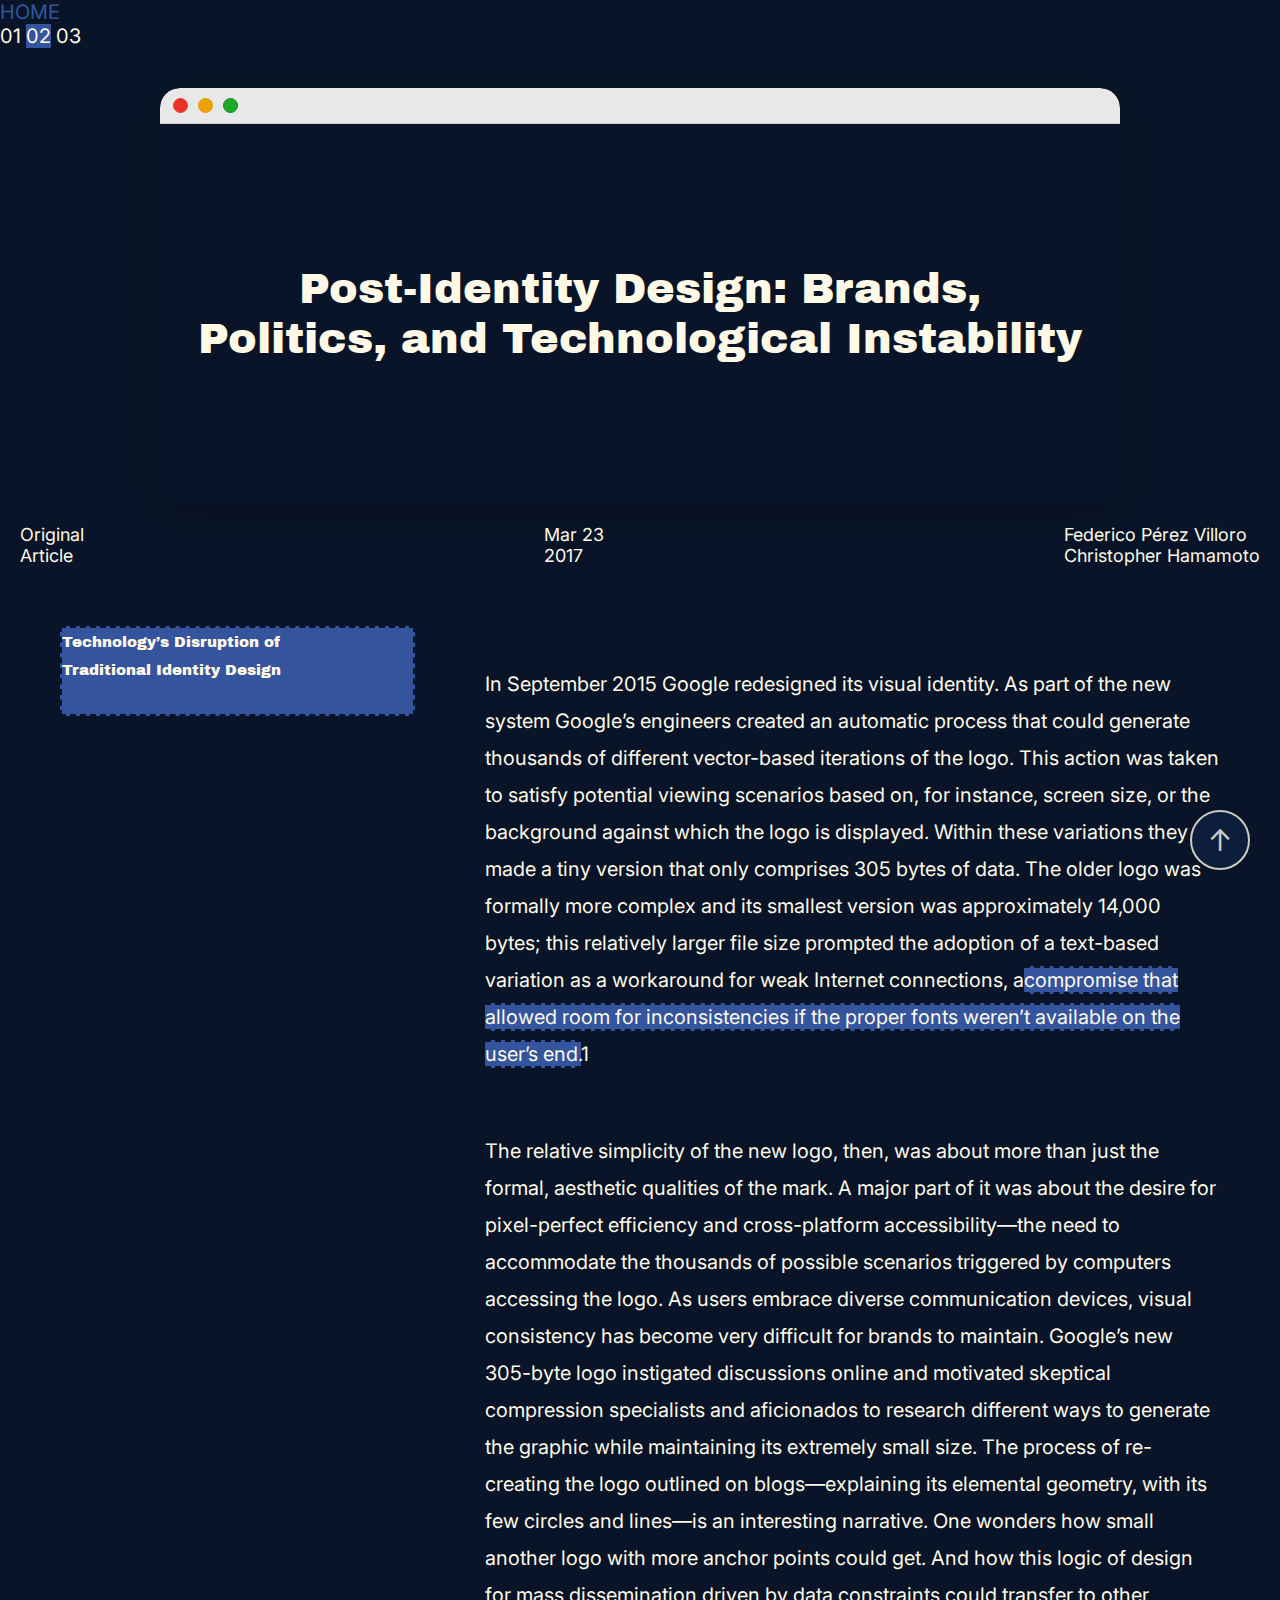
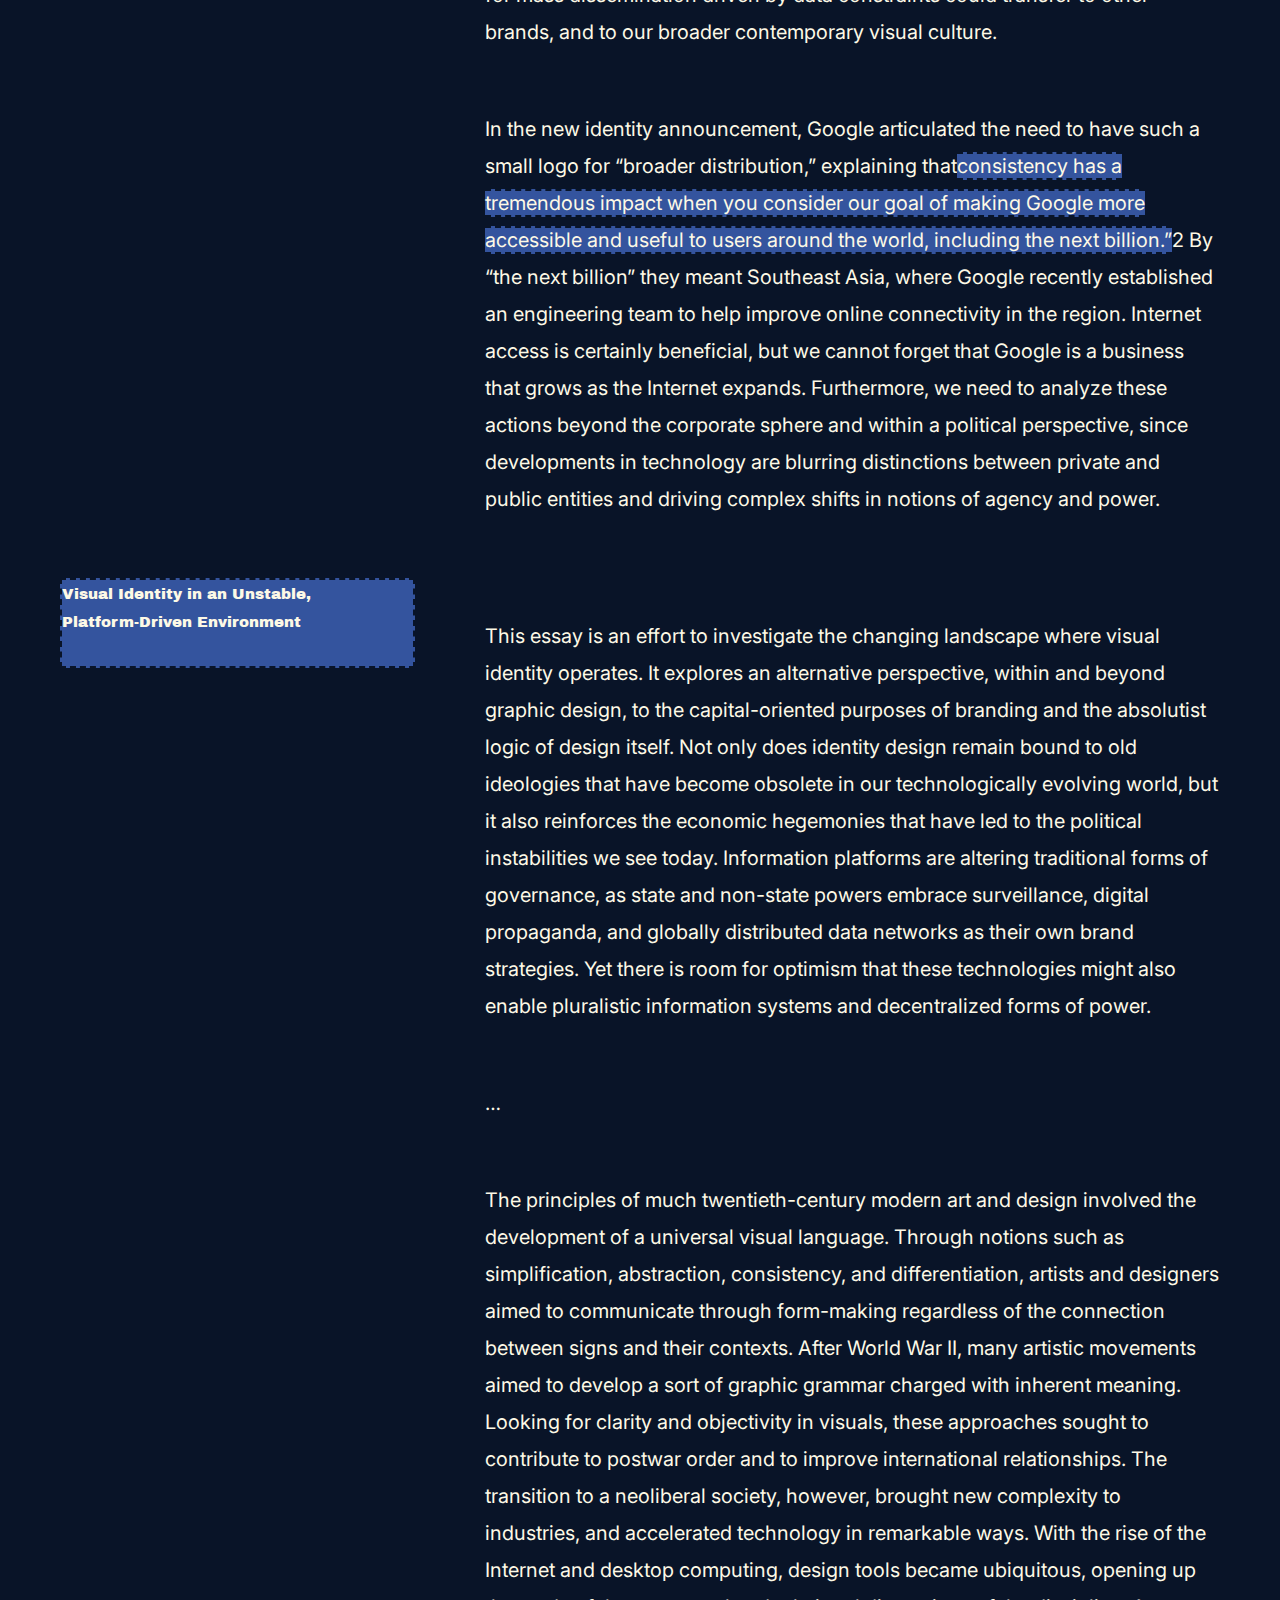
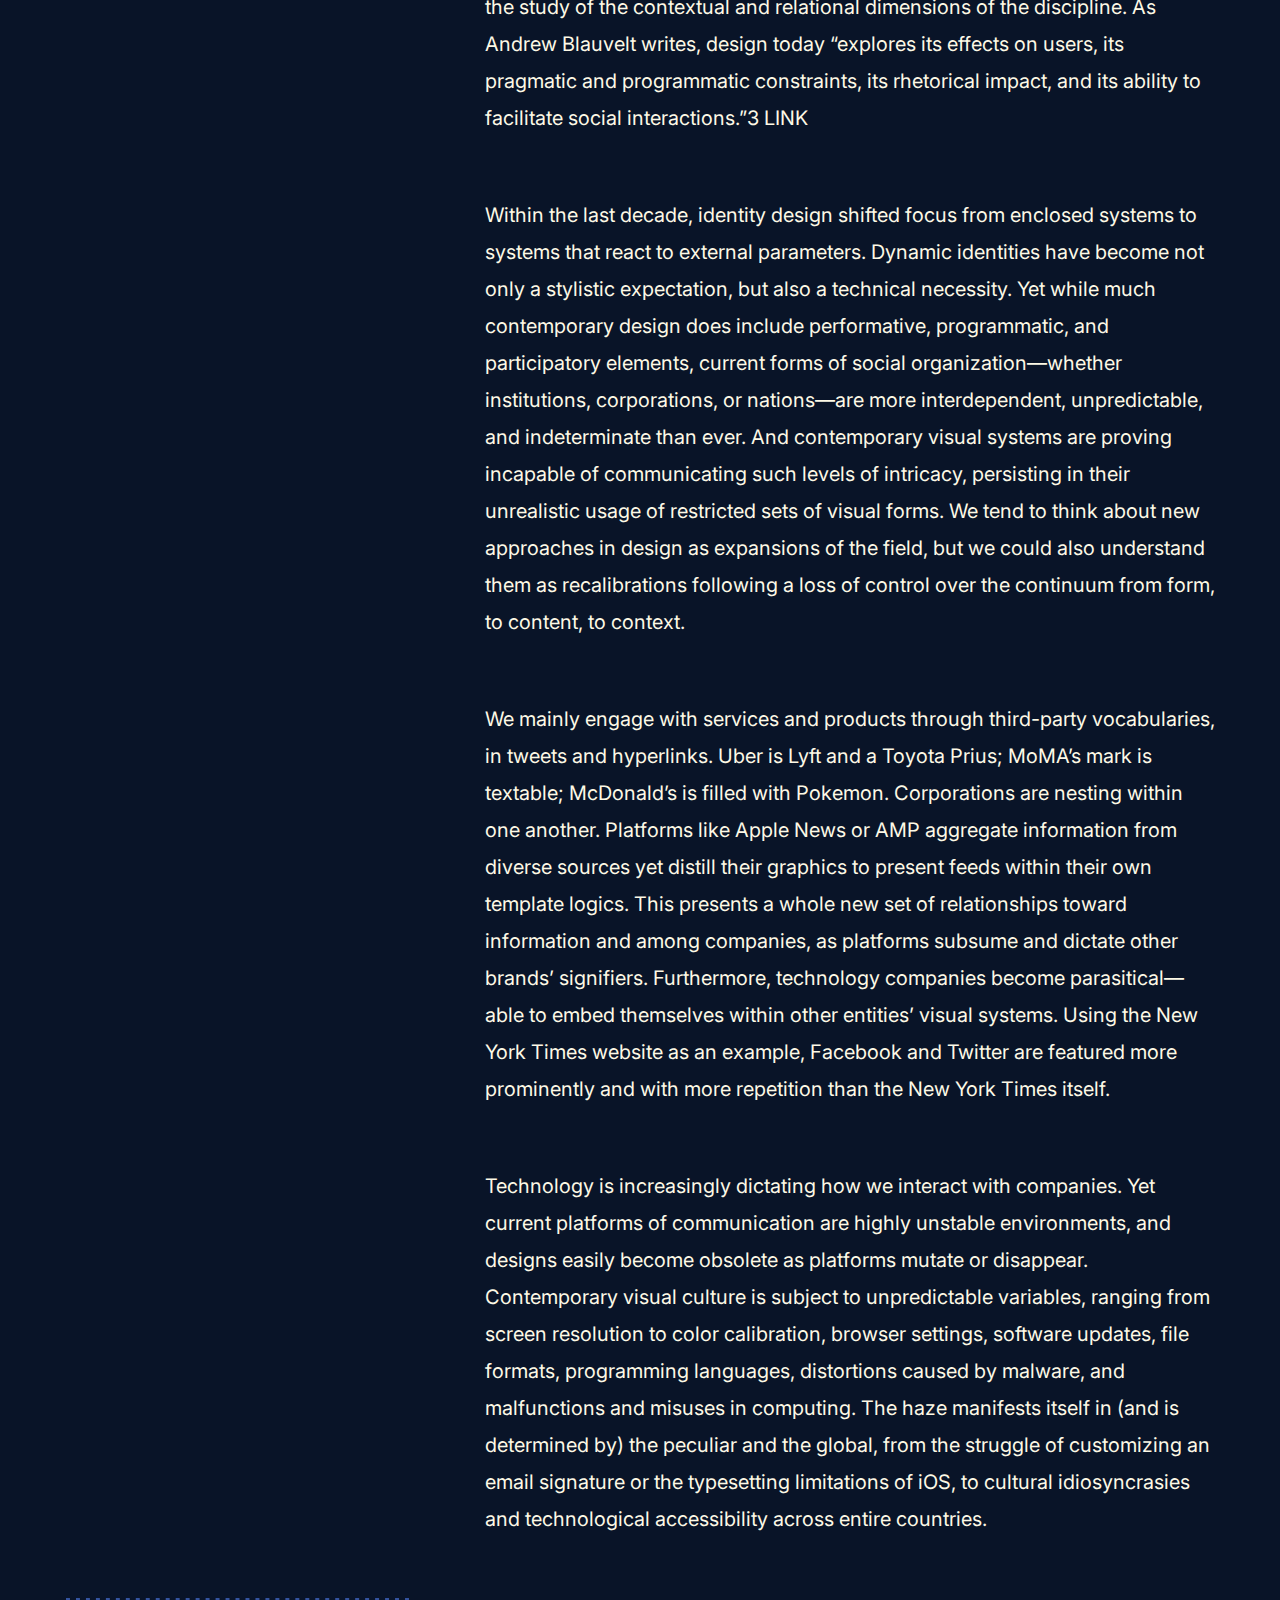
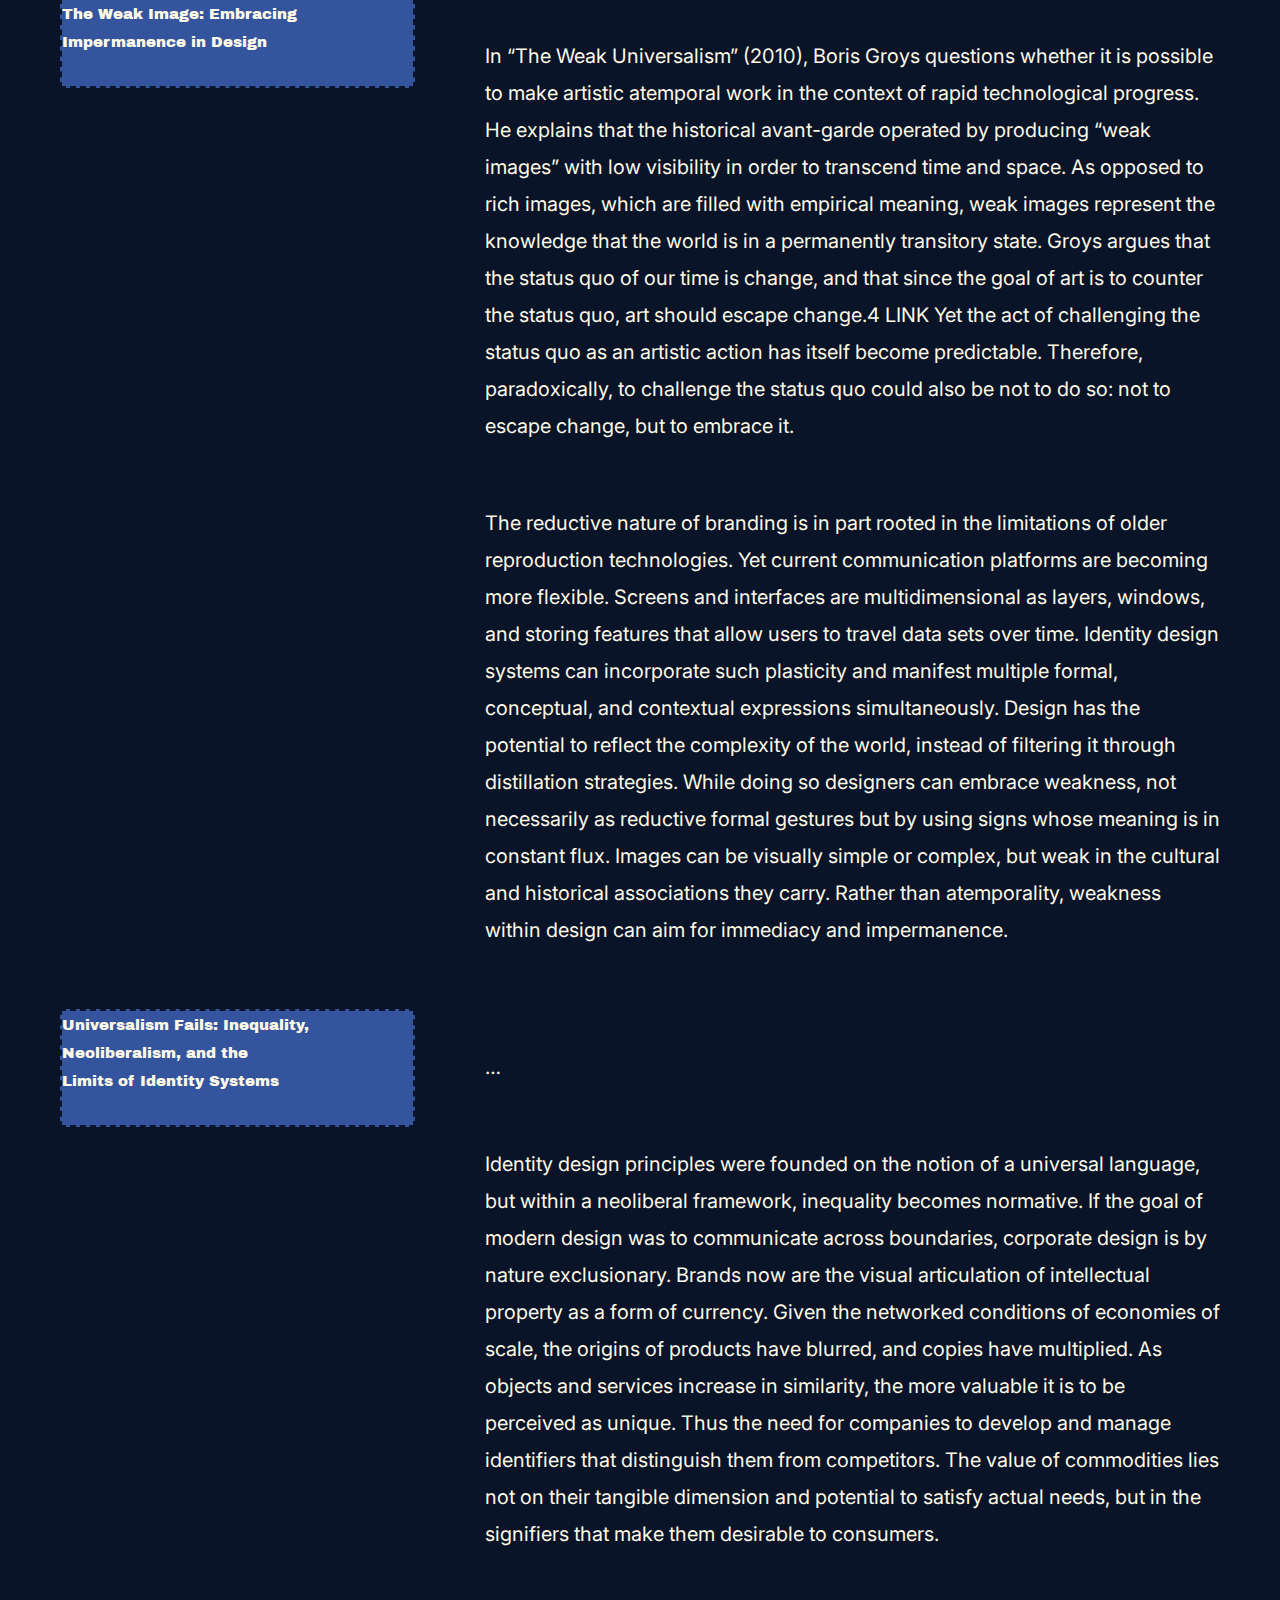
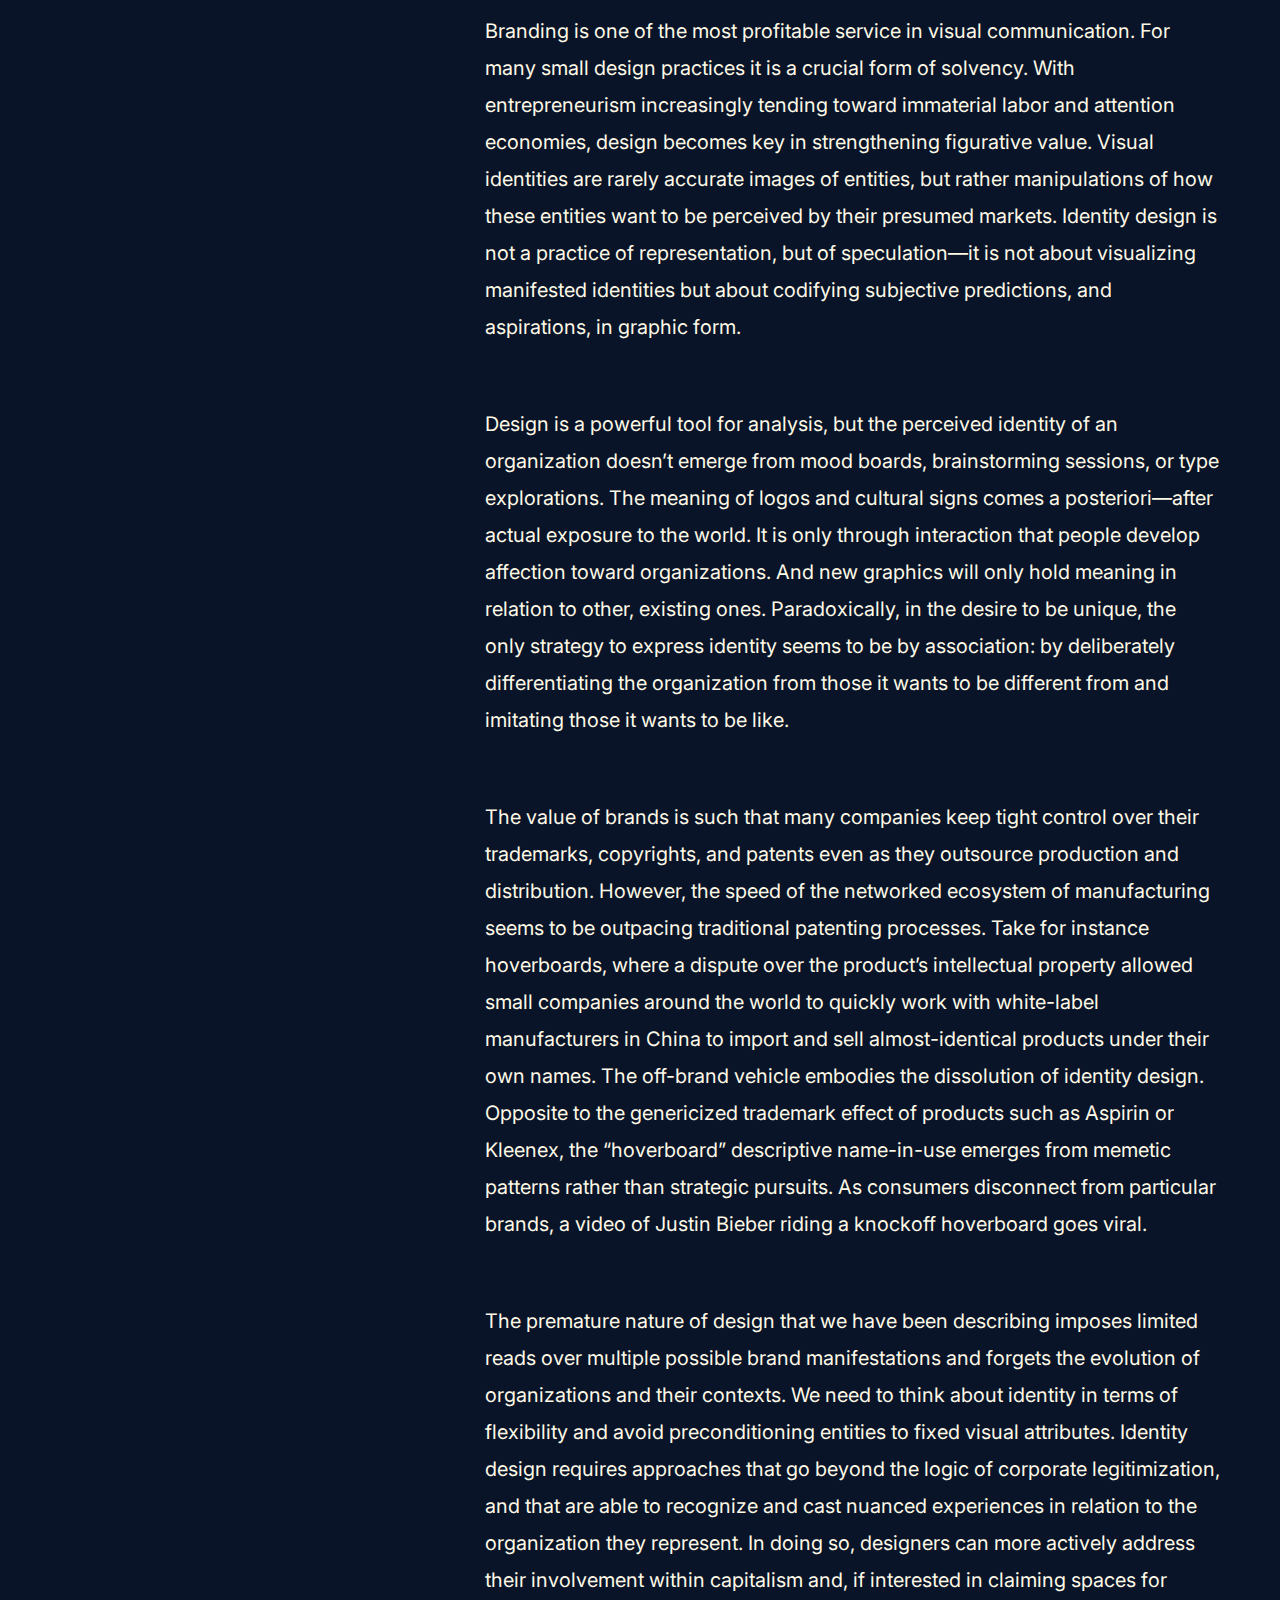
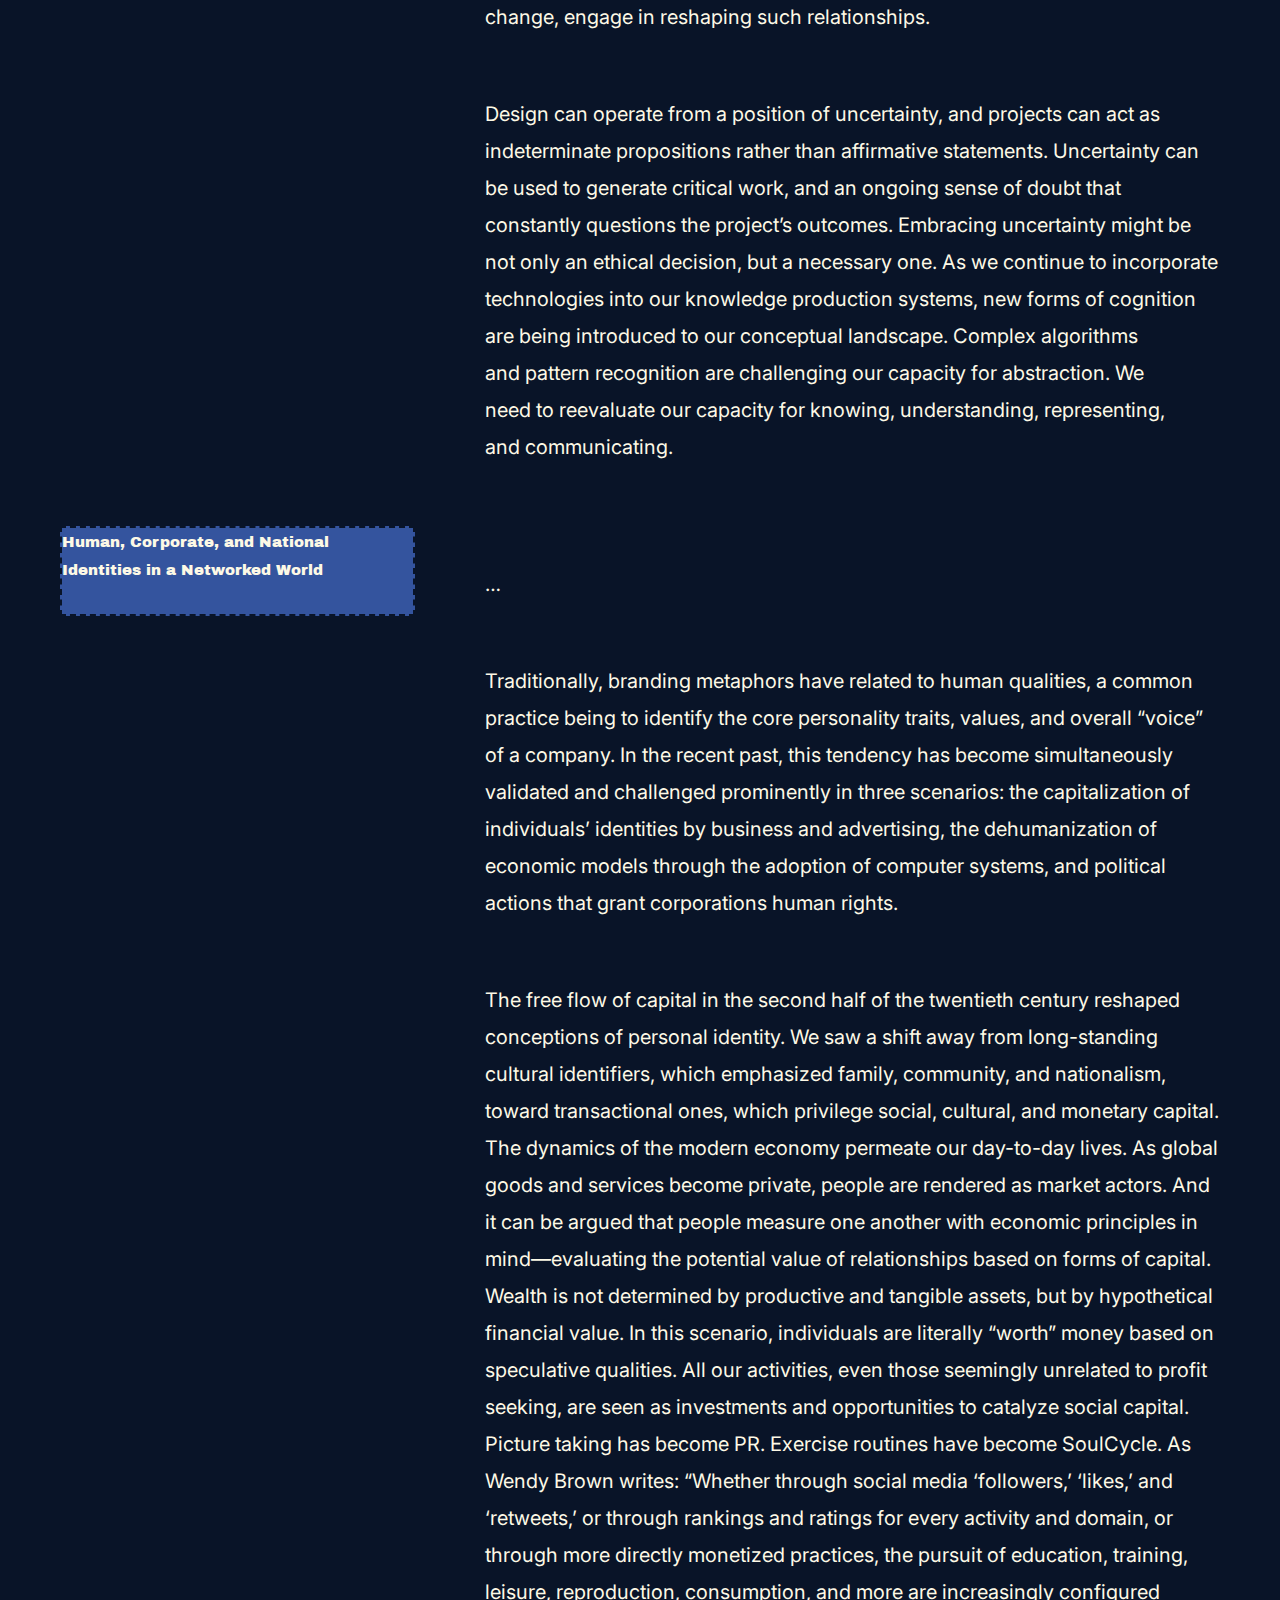
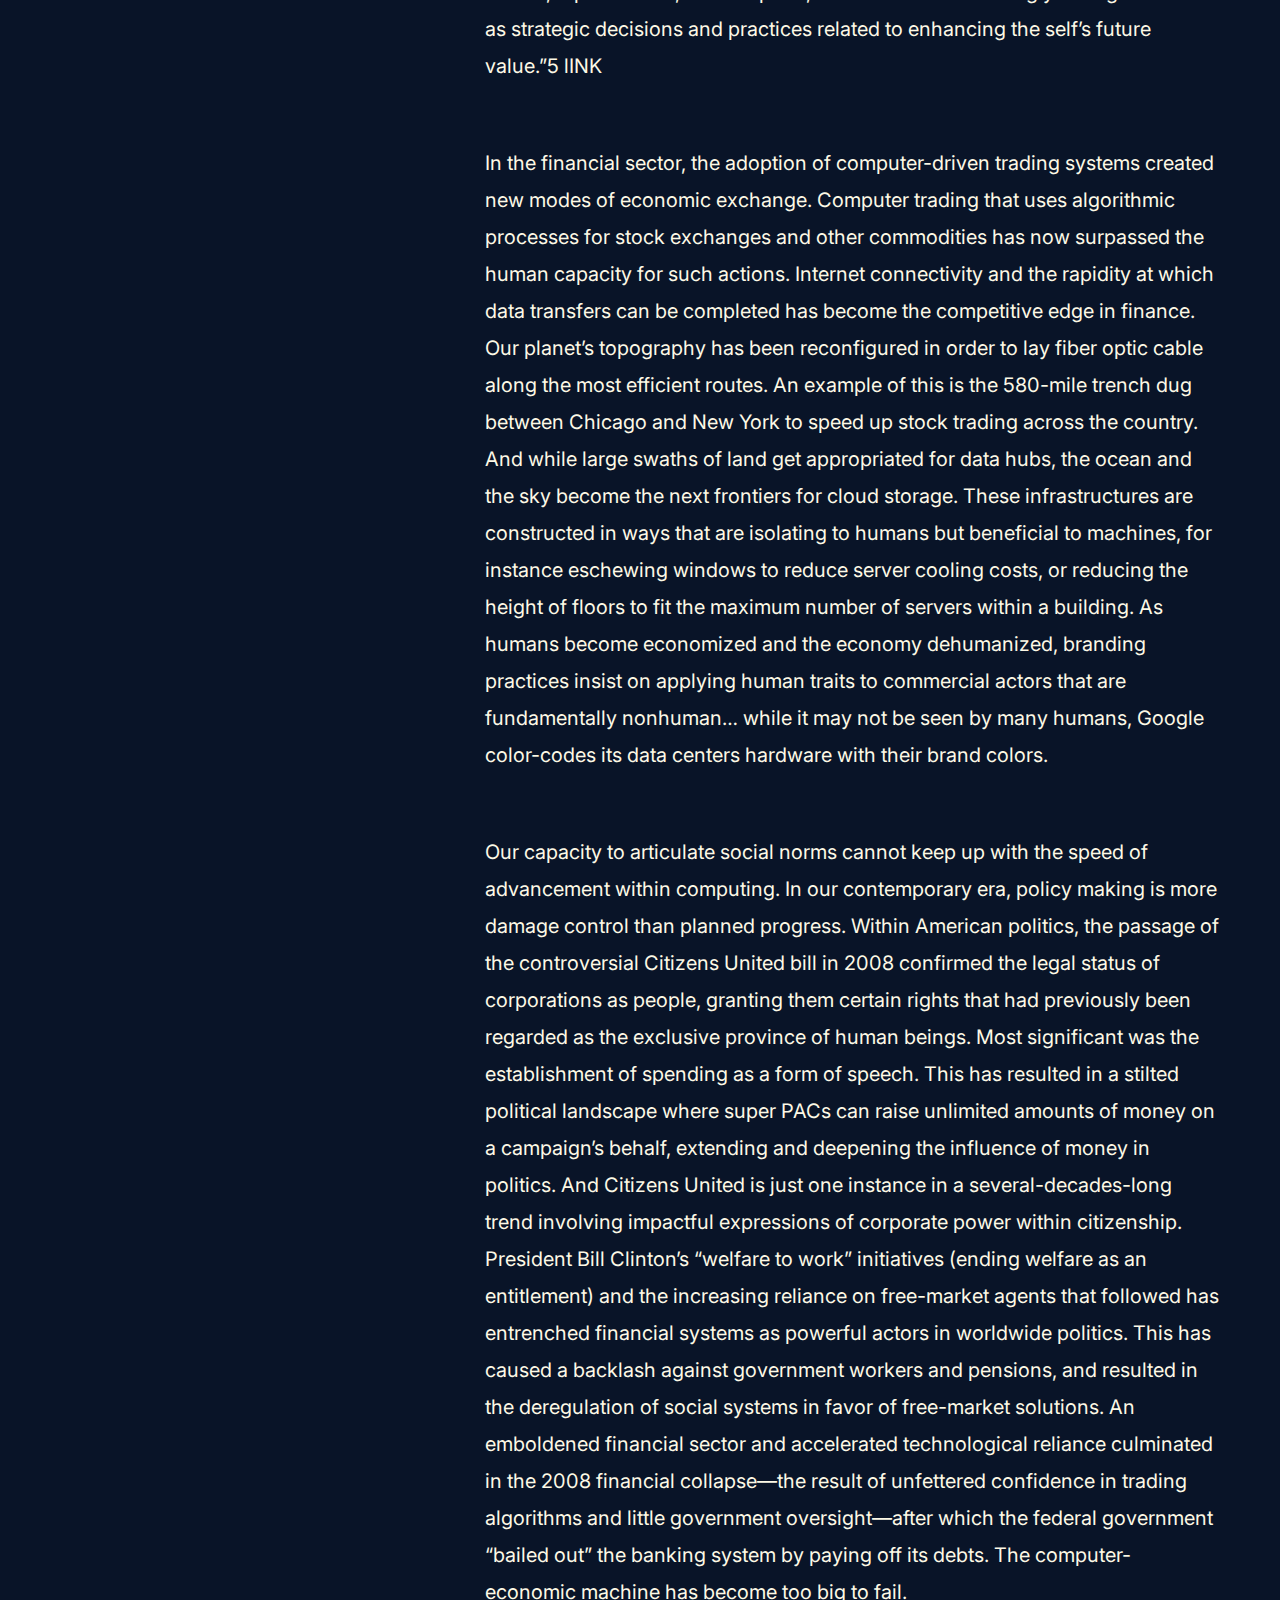
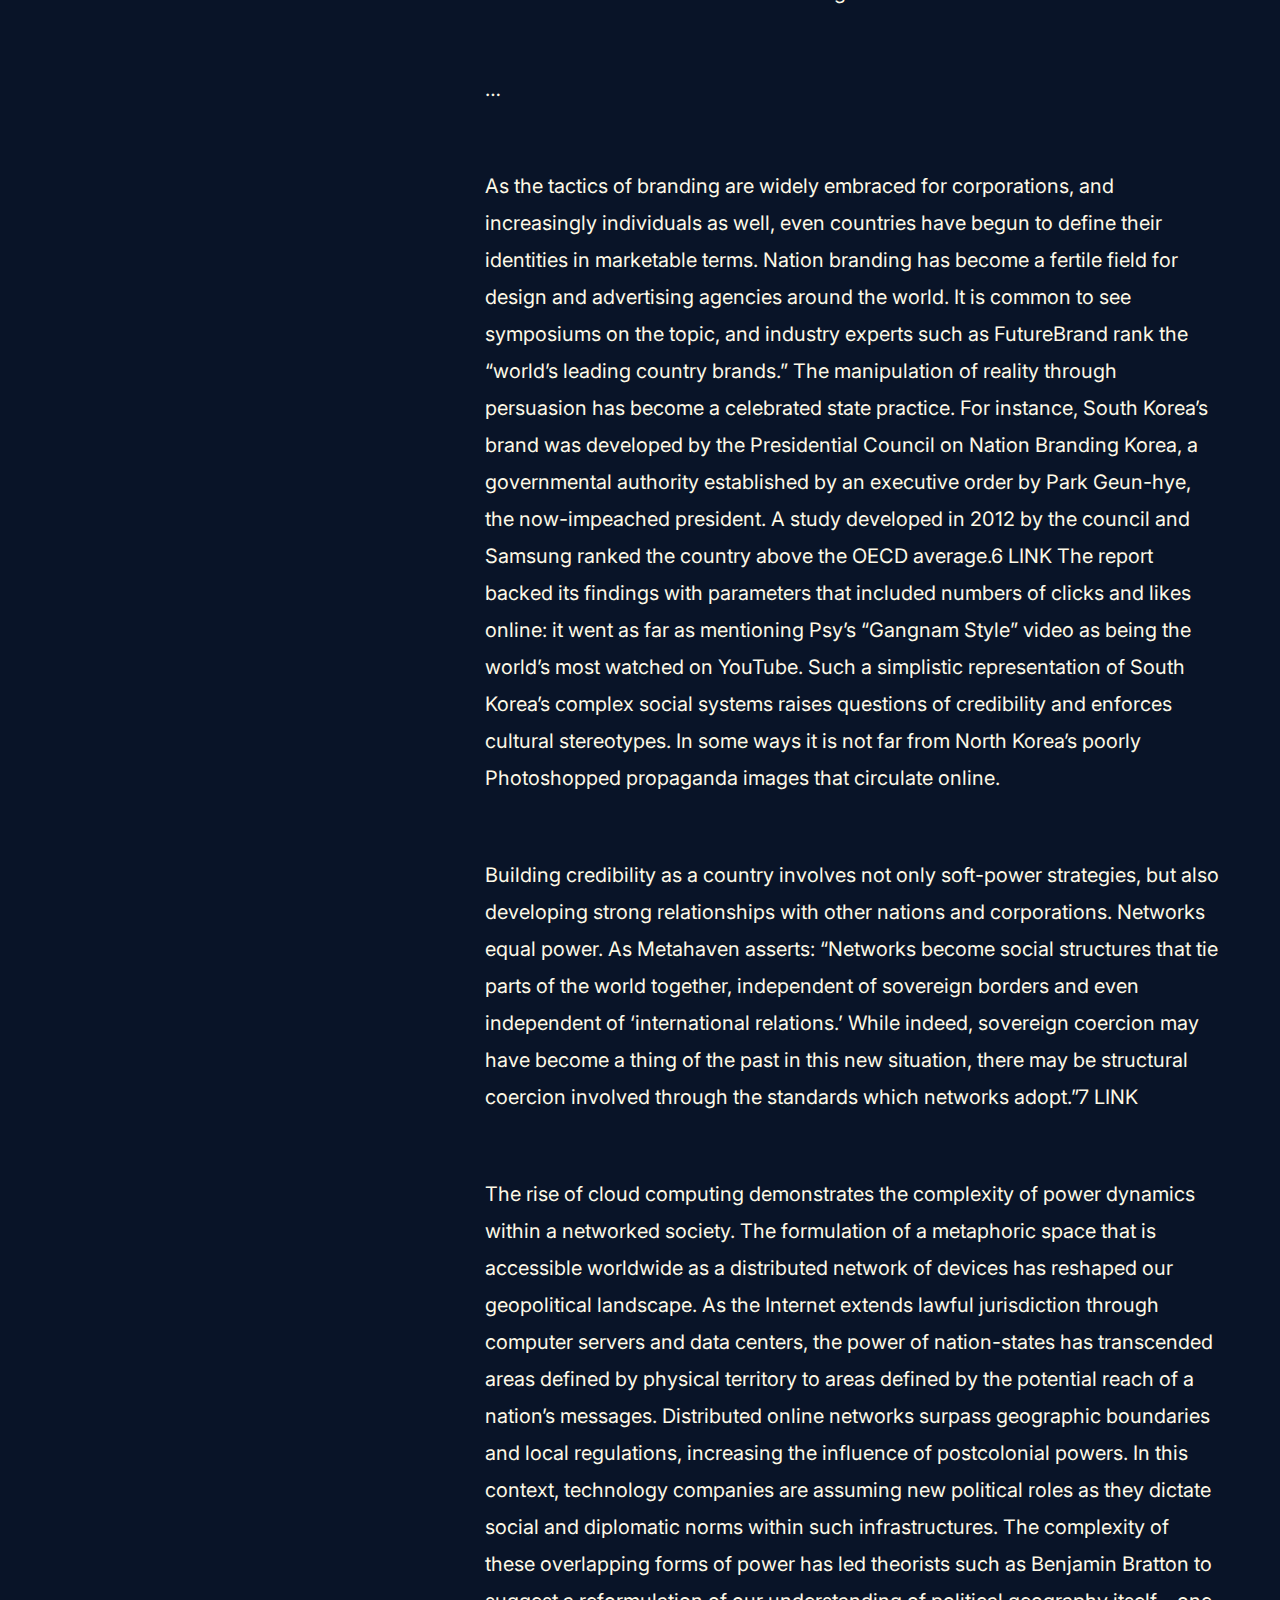
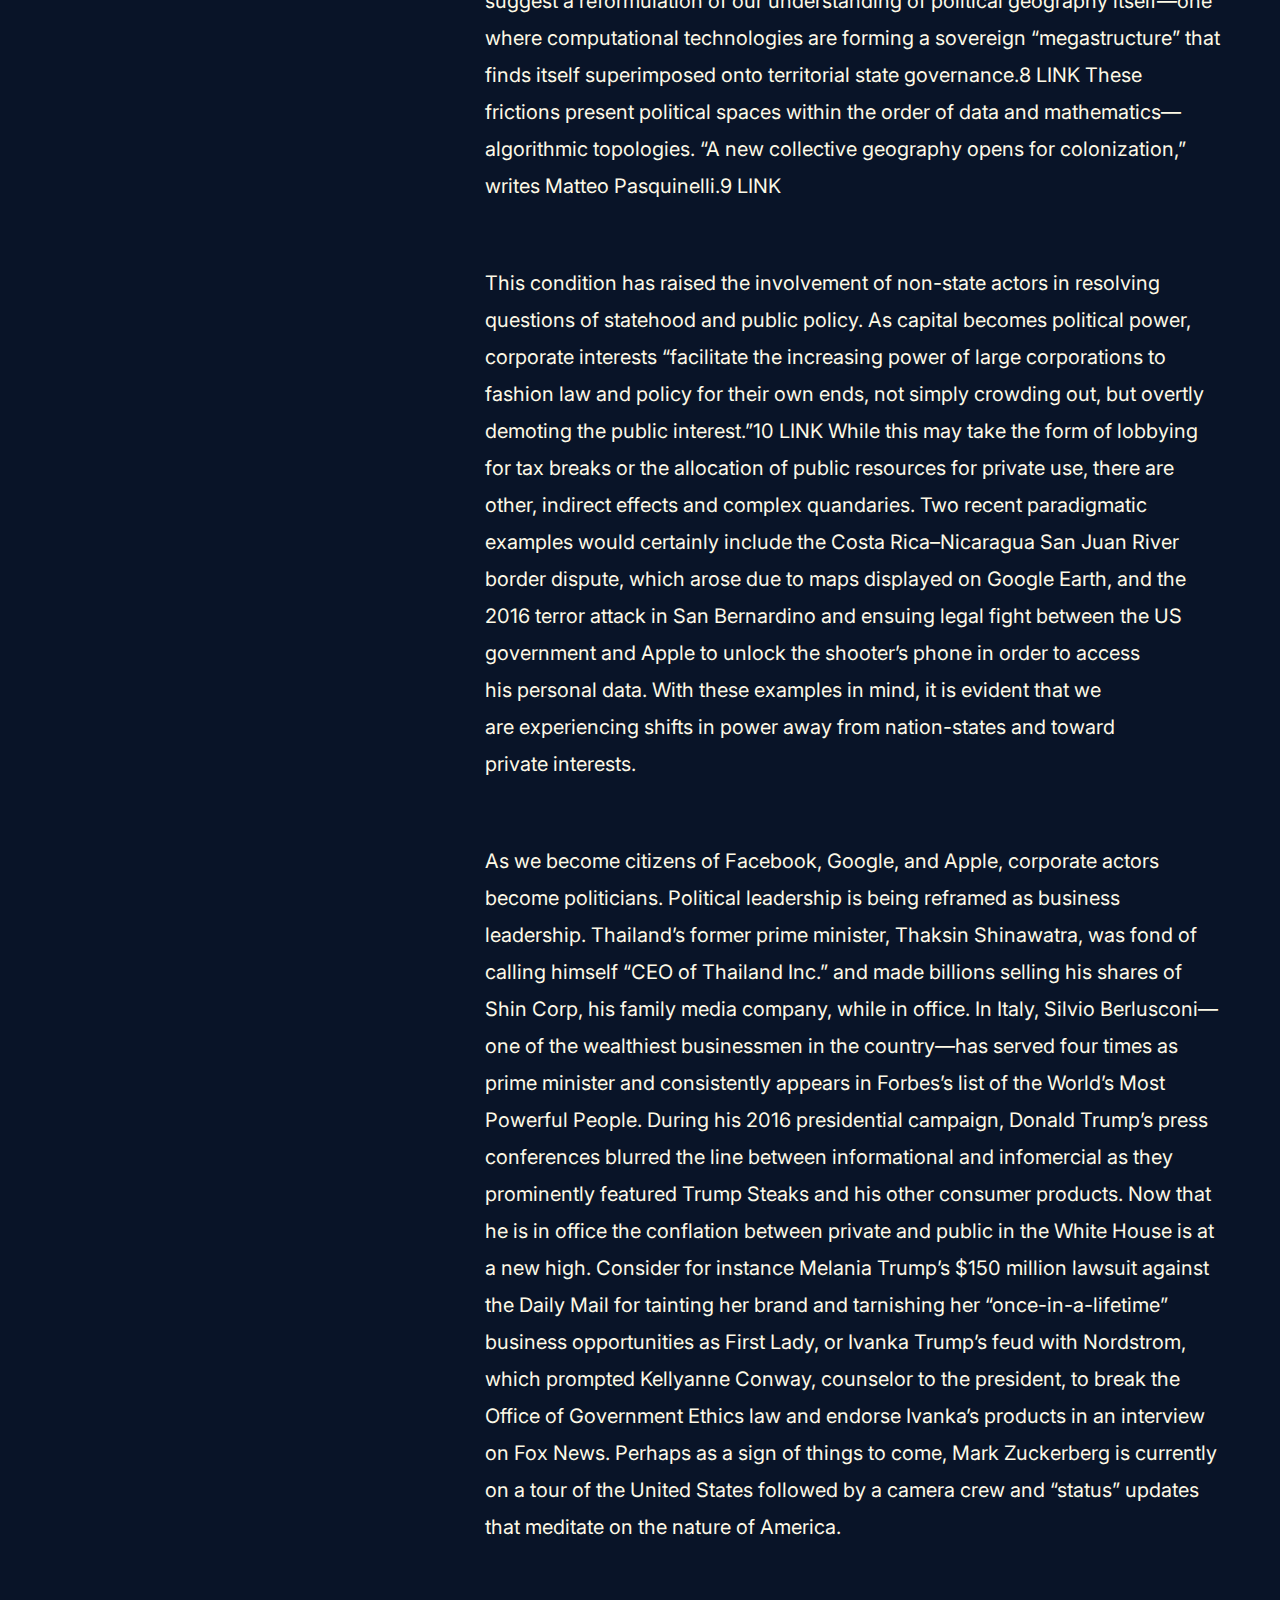
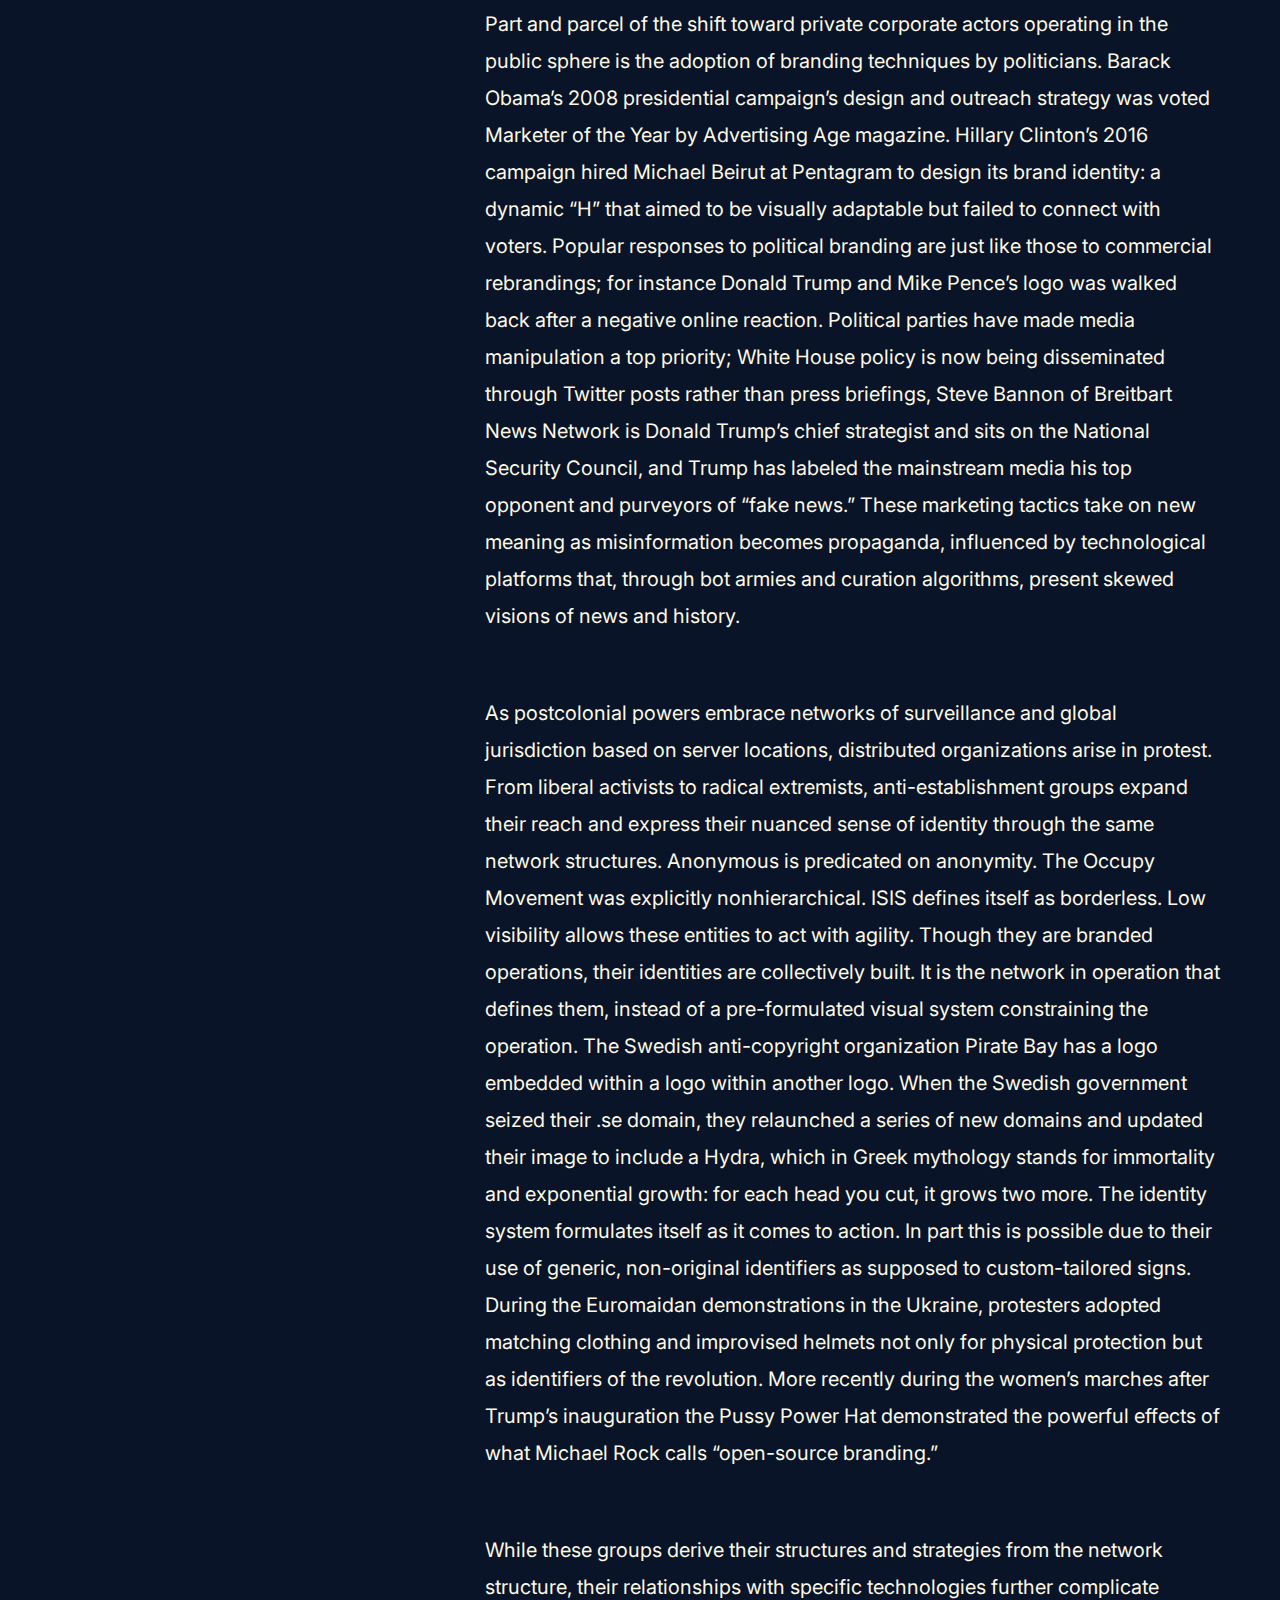
<file: second-article/index.html>
<!doctype html>
<html>
	<head>
		<title>Lucy's Manuscript</title>
		<meta name="viewport" content="width=device-width, initial-scale=1" />
		<style>
			@import '../reset.css' layer(reset);
			@import '../common.css' layer(common);
			@import 'style.css' layer(page);
		</style>
	</head>
	<body>
			<nav>
				<ul class="main-nav">
					<li class="home"><a href="../index.html">HOME</a></li>
					<li class="tabs">
						<a href="../article-name/">01</a>
						<a class="active" href="../second-article/">02</a>
						<a href="../third-one/">03</a>
					</li>
				</ul>
			</nav>
		<main>
			<article>
				<section> 
					<section class="title">
					<section class="top-bar">
						<ul class="circles">
							<li class="circle red"></li>
							<li class="circle yellow"></li>
							<li class="circle green"></li>
						</ul>
					</section>
					<section class="screen">
						<h1 id="top">Post-Identity Design: Brands, Politics, and Technological Instability</h1>
					</section>
					</section>
					</section>
						<ul class="list-items">
                    		<li><a href="https://walkerart.org/magazine/post-identity-design-brands-politics-and-technological-instability">Original<br>Article</a></li>
                    		<li>Mar 23<br>2017</li>
                    		<li>Federico Pérez Villoro<br>Christopher Hamamoto</li>
                		</ul>
					<section class="text-container">
							<section class="section-title">
								<h2 class="one"> Technology’s Disruption of Traditional Identity Design </h2>
							</section>
							<section class="1.1-text">
								<p class="link">
									<a href="../second-article/">↑</a>
								<p>
									In September 2015 Google redesigned its visual identity. As part of the new system Google’s engineers created an automatic process that could generate thousands of different vector-based iterations of the logo. This action was taken to satisfy potential viewing scenarios based on, for instance, screen size, or the background against which the logo is displayed. Within these variations they made a tiny version that only comprises 305 bytes of data. The older logo was formally more complex and its smallest version was approximately 14,000 bytes; this relatively larger file size prompted the adoption of a text-based variation as a workaround for weak Internet connections, a<a class="link01"href="https://design.google.com/articles/evolving-the-google-identity/">compromise that allowed room for inconsistencies if the proper fonts weren’t available on the user’s end.</a>1
								</p> 
								<p>
									The relative simplicity of the new logo, then, was about more than just the formal, aesthetic qualities of the mark. A major part of it was about the desire for pixel-perfect efficiency and cross-platform accessibility—the need to accommodate the thousands of possible scenarios triggered by computers accessing the logo. As users embrace diverse communication devices, visual consistency has become very difficult for brands to maintain. Google’s new 305-byte logo instigated discussions online and motivated skeptical compression specialists and aficionados to research different ways to generate the graphic while maintaining its extremely small size. The process of re-creating the logo outlined on blogs—explaining its elemental geometry, with its few circles and lines—is an interesting narrative. One wonders how small another logo with more anchor points could get. And how this logic of design for mass dissemination driven by data constraints could transfer to other brands, and to our broader contemporary visual culture.
								</p>
								<p>
									In the new identity announcement, Google articulated the need to have such a small logo for “broader distribution,” explaining that<a class="link01"href="“http://designobserver.com/feature/towards-relational-design/7557/">consistency has a tremendous impact when you consider our goal of making Google more accessible and useful to users around the world, including the next billion.”</a>2 By “the next billion” they meant Southeast Asia, where Google recently established an engineering team to help improve online connectivity in the region. Internet access is certainly beneficial, but we cannot forget that Google is a business that grows as the Internet expands. Furthermore, we need to analyze these actions beyond the corporate sphere and within a political perspective, since developments in technology are blurring distinctions between private and public entities and driving complex shifts in notions of agency and power.
								</p>
							</section>
					</section>

					<section class="text-container">
						<section class="section-title">
							<h2 class="one"> Visual Identity in an Unstable, Platform-Driven Environment </h2>
						</section>
						<section class="1.2-text">
							<p>
								This essay is an effort to investigate the changing landscape where visual identity operates. It explores an alternative perspective, within and beyond graphic design, to the capital-oriented purposes of branding and the absolutist logic of design itself. Not only does identity design remain bound to old ideologies that have become obsolete in our technologically evolving world, but it also reinforces the economic hegemonies that have led to the political instabilities we see today. Information platforms are altering traditional forms of governance, as state and non-state powers embrace surveillance, digital propaganda, and globally distributed data networks as their own brand strategies. Yet there is room for optimism that these technologies might also enable pluralistic information systems and decentralized forms of power.
							</p>
							<p>
								…
							</p>
							<p>
								The principles of much twentieth-century modern art and design involved the development of a universal visual language. Through notions such as simplification, abstraction, consistency, and differentiation, artists and designers aimed to communicate through form-making regardless of the connection between signs and their contexts. After World War II, many artistic movements aimed to develop a sort of graphic grammar charged with inherent meaning. Looking for clarity and objectivity in visuals, these approaches sought to contribute to postwar order and to improve international relationships. The transition to a neoliberal society, however, brought new complexity to industries, and accelerated technology in remarkable ways. With the rise of the Internet and desktop computing, design tools became ubiquitous, opening up the study of the contextual and relational dimensions of the discipline. As Andrew Blauvelt writes, design today “explores its effects on users, its pragmatic and programmatic constraints, its rhetorical impact, and its ability to facilitate social interactions.”3 LINK
							</p>
							<p>
								Within the last decade, identity design shifted focus from enclosed systems to systems that react to external parameters. Dynamic identities have become not only a stylistic expectation, but also a technical necessity. Yet while much contemporary design does include performative, programmatic, and participatory elements, current forms of social organization—whether institutions, corporations, or nations—are more interdependent, unpredictable, and indeterminate than ever. And contemporary visual systems are proving incapable of communicating such levels of intricacy, persisting in their unrealistic usage of restricted sets of visual forms. We tend to think about new approaches in design as expansions of the field, but we could also understand them as recalibrations following a loss of control over the continuum from form, to content, to context.
							</p>
							<p>
								We mainly engage with services and products through third-party vocabularies, in tweets and hyperlinks. Uber is Lyft and a Toyota Prius; MoMA’s mark is textable; McDonald’s is filled with Pokemon. Corporations are nesting within one another. Platforms like Apple News or AMP aggregate information from diverse sources yet distill their graphics to present feeds within their own template logics. This presents a whole new set of relationships toward information and among companies, as platforms subsume and dictate other brands’ signifiers. Furthermore, technology companies become parasitical—able to embed themselves within other entities’ visual systems. Using the New York Times website as an example, Facebook and Twitter are featured more prominently and with more repetition than the New York Times itself.
							</p>
							<p>
								Technology is increasingly dictating how we interact with companies. Yet current platforms of communication are highly unstable environments, and designs easily become obsolete as platforms mutate or disappear. Contemporary visual culture is subject to unpredictable variables, ranging from screen resolution to color calibration, browser settings, software updates, file formats, programming languages, distortions caused by malware, and malfunctions and misuses in computing. The haze manifests itself in (and is determined by) the peculiar and the global, from the struggle of customizing an email signature or the typesetting limitations of iOS, to cultural idiosyncrasies and technological accessibility across entire countries.
							</p>
						</section>
					</section>
					<section class="text-container">
						<section class="section-title">
							<h2 class="one"> 
								The Weak Image: Embracing Impermanence in Design 
							</h2>
						</section>
						<section class="1.3-text">
							<p>
								In “The Weak Universalism” (2010), Boris Groys questions whether it is possible to make artistic atemporal work in the context of rapid technological progress. He explains that the historical avant-garde operated by producing “weak images” with low visibility in order to transcend time and space. As opposed to rich images, which are filled with empirical meaning, weak images represent the knowledge that the world is in a permanently transitory state. Groys argues that the status quo of our time is change, and that since the goal of art is to counter the status quo, art should escape change.4 LINK Yet the act of challenging the status quo as an artistic action has itself become predictable. Therefore, paradoxically, to challenge the status quo could also be not to do so: not to escape change, but to embrace it.
							</p>
							<p>
								The reductive nature of branding is in part rooted in the limitations of older reproduction technologies. Yet current communication platforms are becoming more flexible. Screens and interfaces are multidimensional as layers, windows, and storing features that allow users to travel data sets over time. Identity design systems can incorporate such plasticity and manifest multiple formal, conceptual, and contextual expressions simultaneously. Design has the potential to reflect the complexity of the world, instead of filtering it through distillation strategies. While doing so designers can embrace weakness, not necessarily as reductive formal gestures but by using signs whose meaning is in constant flux. Images can be visually simple or complex, but weak in the cultural and historical associations they carry. Rather than atemporality, weakness within design can aim for immediacy and impermanence.
							</p>
						</section>
					</section>
					<section class="text-container">
						<section class="section-title">
							<h2 class="one"> Universalism Fails: Inequality, Neoliberalism, and the Limits of Identity Systems
							</h2>
						</section>
						<section class="1.4-text">
							<p>
								…
							</p>
							<p>
								Identity design principles were founded on the notion of a universal language, but within a neoliberal framework, inequality becomes normative. If the goal of modern design was to communicate across boundaries, corporate design is by nature exclusionary. Brands now are the visual articulation of intellectual property as a form of currency. Given the networked conditions of economies of scale, the origins of products have blurred, and copies have multiplied. As objects and services increase in similarity, the more valuable it is to be perceived as unique. Thus the need for companies to develop and manage identifiers that distinguish them from competitors. The value of commodities lies not on their tangible dimension and potential to satisfy actual needs, but in the signifiers that make them desirable to consumers.
							</p>
							<p>
								Branding is one of the most profitable service in visual communication. For many small design practices it is a crucial form of solvency. With entrepreneurism increasingly tending toward immaterial labor and attention economies, design becomes key in strengthening figurative value. Visual identities are rarely accurate images of entities, but rather manipulations of how these entities want to be perceived by their presumed markets. Identity design is not a practice of representation, but of speculation—it is not about visualizing manifested identities but about codifying subjective predictions, and aspirations, in graphic form.
							</p>
							<p>
								Design is a powerful tool for analysis, but the perceived identity of an organization doesn’t emerge from mood boards, brainstorming sessions, or type explorations. The meaning of logos and cultural signs comes a posteriori—after actual exposure to the world. It is only through interaction that people develop affection toward organizations. And new graphics will only hold meaning in relation to other, existing ones. Paradoxically, in the desire to be unique, the only strategy to express identity seems to be by association: by deliberately differentiating the organization from those it wants to be different from and imitating those it wants to be like.
							</p>
							<p>
								The value of brands is such that many companies keep tight control over their trademarks, copyrights, and patents even as they outsource production and distribution. However, the speed of the networked ecosystem of manufacturing seems to be outpacing traditional patenting processes. Take for instance hoverboards, where a dispute over the product’s intellectual property allowed small companies around the world to quickly work with white-label manufacturers in China to import and sell almost-identical products under their own names. The off-brand vehicle embodies the dissolution of identity design. Opposite to the genericized trademark effect of products such as Aspirin or Kleenex, the “hoverboard” descriptive name-in-use emerges from memetic patterns rather than strategic pursuits. As consumers disconnect from particular brands, a video of Justin Bieber riding a knockoff hoverboard goes viral.
							</p>
							<p>
								The premature nature of design that we have been describing imposes limited reads over multiple possible brand manifestations and forgets the evolution of organizations and their contexts. We need to think about identity in terms of flexibility and avoid preconditioning entities to fixed visual attributes. Identity design requires approaches that go beyond the logic of corporate legitimization, and that are able to recognize and cast nuanced experiences in relation to the organization they represent. In doing so, designers can more actively address their involvement within capitalism and, if interested in claiming spaces for change, engage in reshaping such relationships.
							</p>
							<p>
								Design can operate from a position of uncertainty, and projects can act as indeterminate propositions rather than affirmative statements. Uncertainty can be used to generate critical work, and an ongoing sense of doubt that constantly questions the project’s outcomes. Embracing uncertainty might be not only an ethical decision, but a necessary one. As we continue to incorporate technologies into our knowledge production systems, new forms of cognition are being introduced to our conceptual landscape. Complex algorithms and pattern recognition are challenging our capacity for abstraction. We need to reevaluate our capacity for knowing, understanding, representing, and communicating.
							</p>
						</section>
					</section>
					<section class="text-container">
						<section class="section-title">
							<h2 class="one"> 
								Human, Corporate, and National Identities in a Networked World  
							</h2>
						</section>
						<section class="1.5-text">
							 <p>
								…
							</p>
							<p>
								Traditionally, branding metaphors have related to human qualities, a common practice being to identify the core personality traits, values, and overall “voice” of a company. In the recent past, this tendency has become simultaneously validated and challenged prominently in three scenarios: the capitalization of individuals’ identities by business and advertising, the dehumanization of economic models through the adoption of computer systems, and political actions that grant corporations human rights.
							</p>
							<p>
								The free flow of capital in the second half of the twentieth century reshaped conceptions of personal identity. We saw a shift away from long-standing cultural identifiers, which emphasized family, community, and nationalism, toward transactional ones, which privilege social, cultural, and monetary capital. The dynamics of the modern economy permeate our day-to-day lives. As global goods and services become private, people are rendered as market actors. And it can be argued that people measure one another with economic principles in mind—evaluating the potential value of relationships based on forms of capital. Wealth is not determined by productive and tangible assets, but by hypothetical financial value. In this scenario, individuals are literally “worth” money based on speculative qualities. All our activities, even those seemingly unrelated to profit seeking, are seen as investments and opportunities to catalyze social capital. Picture taking has become PR. Exercise routines have become SoulCycle. As Wendy Brown writes: “Whether through social media ‘followers,’ ‘likes,’ and ‘retweets,’ or through rankings and ratings for every activity and domain, or through more directly monetized practices, the pursuit of education, training, leisure, reproduction, consumption, and more are increasingly configured as strategic decisions and practices related to enhancing the self’s future value.”5 lINK
							</p>
							<p>
								In the financial sector, the adoption of computer-driven trading systems created new modes of economic exchange. Computer trading that uses algorithmic processes for stock exchanges and other commodities has now surpassed the human capacity for such actions. Internet connectivity and the rapidity at which data transfers can be completed has become the competitive edge in finance. Our planet’s topography has been reconfigured in order to lay fiber optic cable along the most efficient routes. An example of this is the 580-mile trench dug between Chicago and New York to speed up stock trading across the country. And while large swaths of land get appropriated for data hubs, the ocean and the sky become the next frontiers for cloud storage. These infrastructures are constructed in ways that are isolating to humans but beneficial to machines, for instance eschewing windows to reduce server cooling costs, or reducing the height of floors to fit the maximum number of servers within a building. As humans become economized and the economy dehumanized, branding practices insist on applying human traits to commercial actors that are fundamentally nonhuman… while it may not be seen by many humans, Google color-codes its data centers hardware with their brand colors.
							</p>
							<p>
								Our capacity to articulate social norms cannot keep up with the speed of advancement within computing. In our contemporary era, policy making is more damage control than planned progress. Within American politics, the passage of the controversial Citizens United bill in 2008 confirmed the legal status of corporations as people, granting them certain rights that had previously been regarded as the exclusive province of human beings. Most significant was the establishment of spending as a form of speech. This has resulted in a stilted political landscape where super PACs can raise unlimited amounts of money on a campaign’s behalf, extending and deepening the influence of money in politics. And Citizens United is just one instance in a several-decades-long trend involving impactful expressions of corporate power within citizenship. President Bill Clinton’s “welfare to work” initiatives (ending welfare as an entitlement) and the increasing reliance on free-market agents that followed has entrenched financial systems as powerful actors in worldwide politics. This has caused a backlash against government workers and pensions, and resulted in the deregulation of social systems in favor of free-market solutions. An emboldened financial sector and accelerated technological reliance culminated in the 2008 financial collapse—the result of unfettered confidence in trading algorithms and little government oversight—after which the federal government “bailed out” the banking system by paying off its debts. The computer-economic machine has become too big to fail.
							</p>
							<p>
								…
							</p>
							<p>
								As the tactics of branding are widely embraced for corporations, and increasingly individuals as well, even countries have begun to define their identities in marketable terms. Nation branding has become a fertile field for design and advertising agencies around the world. It is common to see symposiums on the topic, and industry experts such as FutureBrand rank the “world’s leading country brands.” The manipulation of reality through persuasion has become a celebrated state practice. For instance, South Korea’s brand was developed by the Presidential Council on Nation Branding Korea, a governmental authority established by an executive order by Park Geun-hye, the now-impeached president. A study developed in 2012 by the council and Samsung ranked the country above the OECD average.6 LINK The report backed its findings with parameters that included numbers of clicks and likes online: it went as far as mentioning Psy’s “Gangnam Style” video as being the world’s most watched on YouTube. Such a simplistic representation of South Korea’s complex social systems raises questions of credibility and enforces cultural stereotypes. In some ways it is not far from North Korea’s poorly Photoshopped propaganda images that circulate online.
							</p>
							<p>
								Building credibility as a country involves not only soft-power strategies, but also developing strong relationships with other nations and corporations. Networks equal power. As Metahaven asserts: “Networks become social structures that tie parts of the world together, independent of sovereign borders and even independent of ‘international relations.’ While indeed, sovereign coercion may have become a thing of the past in this new situation, there may be structural coercion involved through the standards which networks adopt.”7 LINK
							</p>
							<p>
								The rise of cloud computing demonstrates the complexity of power dynamics within a networked society. The formulation of a metaphoric space that is accessible worldwide as a distributed network of devices has reshaped our geopolitical landscape. As the Internet extends lawful jurisdiction through computer servers and data centers, the power of nation-states has transcended areas defined by physical territory to areas defined by the potential reach of a nation’s messages. Distributed online networks surpass geographic boundaries and local regulations, increasing the influence of postcolonial powers. In this context, technology companies are assuming new political roles as they dictate social and diplomatic norms within such infrastructures. The complexity of these overlapping forms of power has led theorists such as Benjamin Bratton to suggest a reformulation of our understanding of political geography itself—one where computational technologies are forming a sovereign “megastructure” that finds itself superimposed onto territorial state governance.8 LINK These frictions present political spaces within the order of data and mathematics—algorithmic topologies. “A new collective geography opens for colonization,” writes Matteo Pasquinelli.9 LINK
							</p>
							<p>
								This condition has raised the involvement of non-state actors in resolving questions of statehood and public policy. As capital becomes political power, corporate interests “facilitate the increasing power of large corporations to fashion law and policy for their own ends, not simply crowding out, but overtly demoting the public interest.”10 LINK While this may take the form of lobbying for tax breaks or the allocation of public resources for private use, there are other, indirect effects and complex quandaries. Two recent paradigmatic examples would certainly include the Costa Rica–Nicaragua San Juan River border dispute, which arose due to maps displayed on Google Earth, and the 2016 terror attack in San Bernardino and ensuing legal fight between the US government and Apple to unlock the shooter’s phone in order to access his personal data. With these examples in mind, it is evident that we are experiencing shifts in power away from nation-states and toward private interests.
							</p>
							<p>
								As we become citizens of Facebook, Google, and Apple, corporate actors become politicians. Political leadership is being reframed as business leadership. Thailand’s former prime minister, Thaksin Shinawatra, was fond of calling himself “CEO of Thailand Inc.” and made billions selling his shares of Shin Corp, his family media company, while in office. In Italy, Silvio Berlusconi—one of the wealthiest businessmen in the country—has served four times as prime minister and consistently appears in Forbes’s list of the World’s Most Powerful People. During his 2016 presidential campaign, Donald Trump’s press conferences blurred the line between informational and infomercial as they prominently featured Trump Steaks and his other consumer products. Now that he is in office the conflation between private and public in the White House is at a new high. Consider for instance Melania Trump’s $150 million lawsuit against the Daily Mail for tainting her brand and tarnishing her “once-in-a-lifetime” business opportunities as First Lady, or Ivanka Trump’s feud with Nordstrom, which prompted Kellyanne Conway, counselor to the president, to break the Office of Government Ethics law and endorse Ivanka’s products in an interview on Fox News. Perhaps as a sign of things to come, Mark Zuckerberg is currently on a tour of the United States followed by a camera crew and “status” updates that meditate on the nature of America.
							</p>
							<p>
								Part and parcel of the shift toward private corporate actors operating in the public sphere is the adoption of branding techniques by politicians. Barack Obama’s 2008 presidential campaign’s design and outreach strategy was voted Marketer of the Year by Advertising Age magazine. Hillary Clinton’s 2016 campaign hired Michael Beirut at Pentagram to design its brand identity: a dynamic “H” that aimed to be visually adaptable but failed to connect with voters. Popular responses to political branding are just like those to commercial rebrandings; for instance Donald Trump and Mike Pence’s logo was walked back after a negative online reaction. Political parties have made media manipulation a top priority; White House policy is now being disseminated through Twitter posts rather than press briefings, Steve Bannon of Breitbart News Network is Donald Trump’s chief strategist and sits on the National Security Council, and Trump has labeled the mainstream media his top opponent and purveyors of “fake news.” These marketing tactics take on new meaning as misinformation becomes propaganda, influenced by technological platforms that, through bot armies and curation algorithms, present skewed visions of news and history.
							</p>
							<p>
								As postcolonial powers embrace networks of surveillance and global jurisdiction based on server locations, distributed organizations arise in protest. From liberal activists to radical extremists, anti-establishment groups expand their reach and express their nuanced sense of identity through the same network structures. Anonymous is predicated on anonymity. The Occupy Movement was explicitly nonhierarchical. ISIS defines itself as borderless. Low visibility allows these entities to act with agility. Though they are branded operations, their identities are collectively built. It is the network in operation that defines them, instead of a pre-formulated visual system constraining the operation. The Swedish anti-copyright organization Pirate Bay has a logo embedded within a logo within another logo. When the Swedish government seized their .se domain, they relaunched a series of new domains and updated their image to include a Hydra, which in Greek mythology stands for immortality and exponential growth: for each head you cut, it grows two more. The identity system formulates itself as it comes to action. In part this is possible due to their use of generic, non-original identifiers as supposed to custom-tailored signs. During the Euromaidan demonstrations in the Ukraine, protesters adopted matching clothing and improvised helmets not only for physical protection but as identifiers of the revolution. More recently during the women’s marches after Trump’s inauguration the Pussy Power Hat demonstrated the powerful effects of what Michael Rock calls “open-source branding.”
							</p>
							<p>
								While these groups derive their structures and strategies from the network structure, their relationships with specific technologies further complicate matters. For a time ISIS fighters used Doseai, a Turkish file transfer service, to transmit encrypted messages because of its perceived freedom from Western government regulations (it turned out that Doseai was actually a French company). More recently, as Dropbox has incorporated end-to-end encryption, it has been adopted by the group. The promise of anonymity with cryptocurrencies such as Bitcoin and browsers like the heavily encrypted Tor led to new online marketplaces such as Silk Road. While meant to be a platform for non-destructive commercial exchanges that are outside of the law, Silk Road was shuttered when its founder was apprehended for contracting murders on his staff and vendors via that platform. These examples highlight how companies that promise anonymity and end-to-end encryption often sit in precarious positions as both defenders of free speech and enablers of destructive acts, calling into question the utopian ideal of technology as unbiased.
							</p>
							<p>
								…
							</p>
							<p>
								The current capitalist hegemony is leading toward increased precarity and geopolitical chaos. If design can contribute to the construction of a different reality, it must first question its own mechanisms that sustain the neoliberal agenda, legitimize traditional brands’ power, and enable the flow of misinformation. Design can be calibrated toward a systematic redistribution of power and wealth, while remaining at ease with globality and technology. As suggested by Alex Williams and Nick Srnicek, the gains of late capitalism are not to be fully dismissed but repurposed beyond their capital constraints, value systems, and power logics.11 LINK
							</p>
							<p>
								Design can mobilize its forces toward a reduction in subjective creativity and private authorship and favor the development of systems toward cultural commons. In the future, identity systems might no longer consist of fixed design components, but of the programmatic interpretation of interrelated, ever-changing experiences. In this process we suggest considering “complexity” as a condition of status, “uncertainty” as an ethical stance, “weakness” as a degree of load and impact, “impermanence” as a time-based factor, and “automation” as a generative process.
							</p>
							<p>
								We need to design software and interfaces that can process information and visualize difference in nonlinear ways, and networked spaces where points of view are permanently being exchanged—where meaning is built through interaction and direct experience rather than by the construction of figurative value and speculative attributes. This could lead to degrees of stylistic standardization but also to the enhancement of collectively controlled technologies able to modulate and extrapolate diverse perspectives. Communication platforms are the power infrastructures of today: they both dictate the behaviors of society and enable spaces for change. As Bratton suggests, platforms “centralize (like states), scaffolding the terms of participation according to rigid but universal protocols, even as they decentralize (like markets), coordinating economies not through the superimposition of fixed plans but through interoperable and emergent interaction.”12 LINK
							</p>
						</section>
					</section>
					<!-- <h3>NOTES</h3>
						</section>
							<section class="citations">
									<p class="item">
										1 https://design.google.com/articles/evolving-the-google-identity/.
									</p>
									<p class="item">
										2 Ibid.
									</p>
									<p class="item">
										3 Andrew Blauvelt, “Towards Relational Design,” Design Observer, November 3, 2008, http://designobserver.com/feature/towards-relational-design/7557/.
									</p>
									<p class="item">
										4 Boris Groys, “The Weak Universalism,” e-flux, no. 15 (April 2010): http://www.e-flux.com/journal/the-weak-universalism/.
									</p>
									<p class="item">
										5 Wendy Brown, Undoing the Demos: Neoliberalism’s Stealth Revolution (Cambridge, MA: MIT Press, 2015), 38.
									</p>
									<p class="item">
										6 OECD stands for Organization for Economic Co-operation and Development.
									</p>
									<p class="item">
										7 Metahaven, “Brand States: Postmodern Power, Democratic Pluralism, and Design,” e-flux, no. 1 (December 2008): http://www.e-flux.com/journal/brand-states-postmodern-power-democratic-pluralism-and-design/.
									</p>
									<p class="item">
										8 Benjamin H. Bratton, “The Black Stack,” e-flux, no. 53 (March 2014): http://www.e-flux.com/journal/the-black-stack/.
									</p>
									<p class="item">
										9 Matteo Pasquinelli, “The Spike: On the Growth and Form of Pattern Police,” in Nervous Systems, ed. Stephanie Hankey, Marek Tuszynski and Anselm Franke (Berlin: HKW/Spector books, 2016), 250.
									</p>
									<p class="item">
										10 Wendy Brown, Undoing the Demos, 42–43.
									</p>
									<p class="item">
										11 Alex Williams and Nick Srnicek, Inventing the Future: Postcapitalism and a World without Work (New York: Verso, 2015).
									</p>
									<p class="item">
										12 Benjamin H. Bratton, “The Black Stack.”
									</p>
				</section> -->
			</article>
		</main>
		<footer>
			<ul class="footer">
				<li class="footer-item">T&I (c) 2025</li>
				<li class="footer-item">LT</li>
			</ul>
		</footer>
	</body>
</html>
</file>
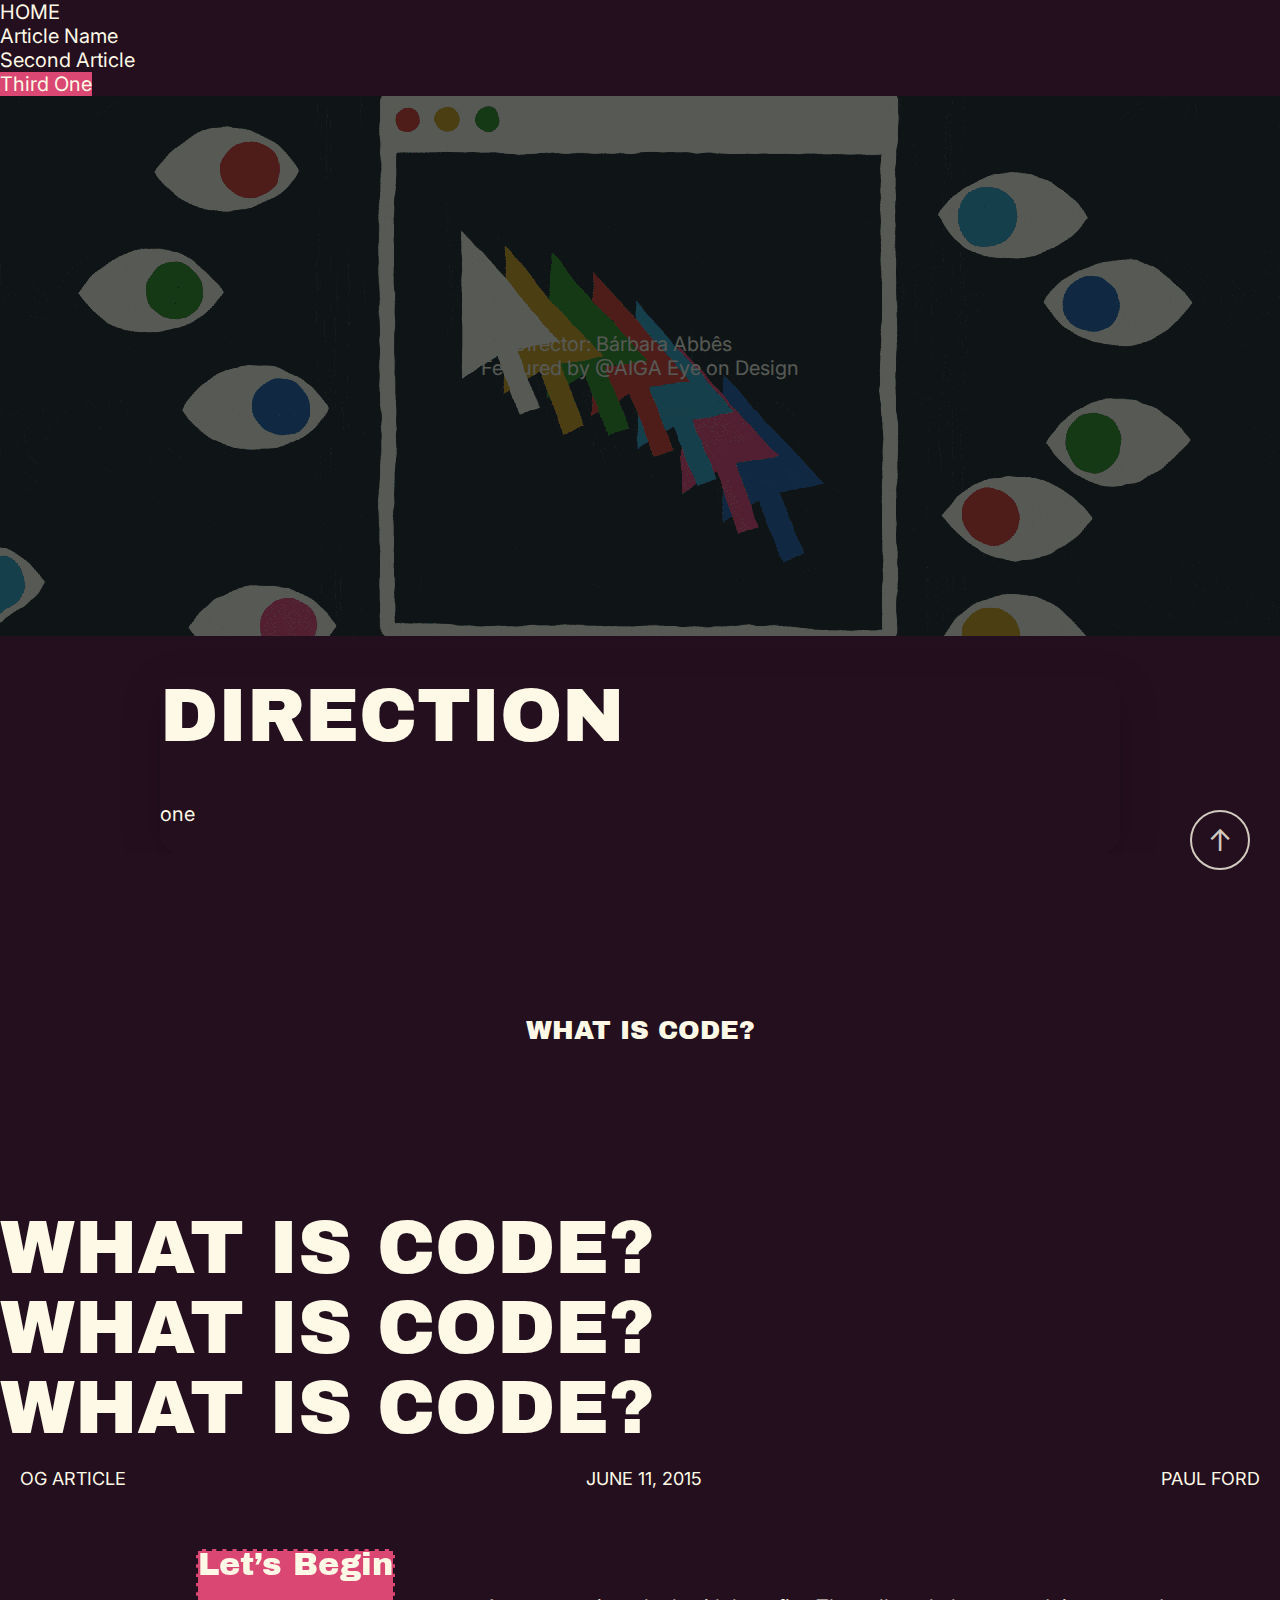
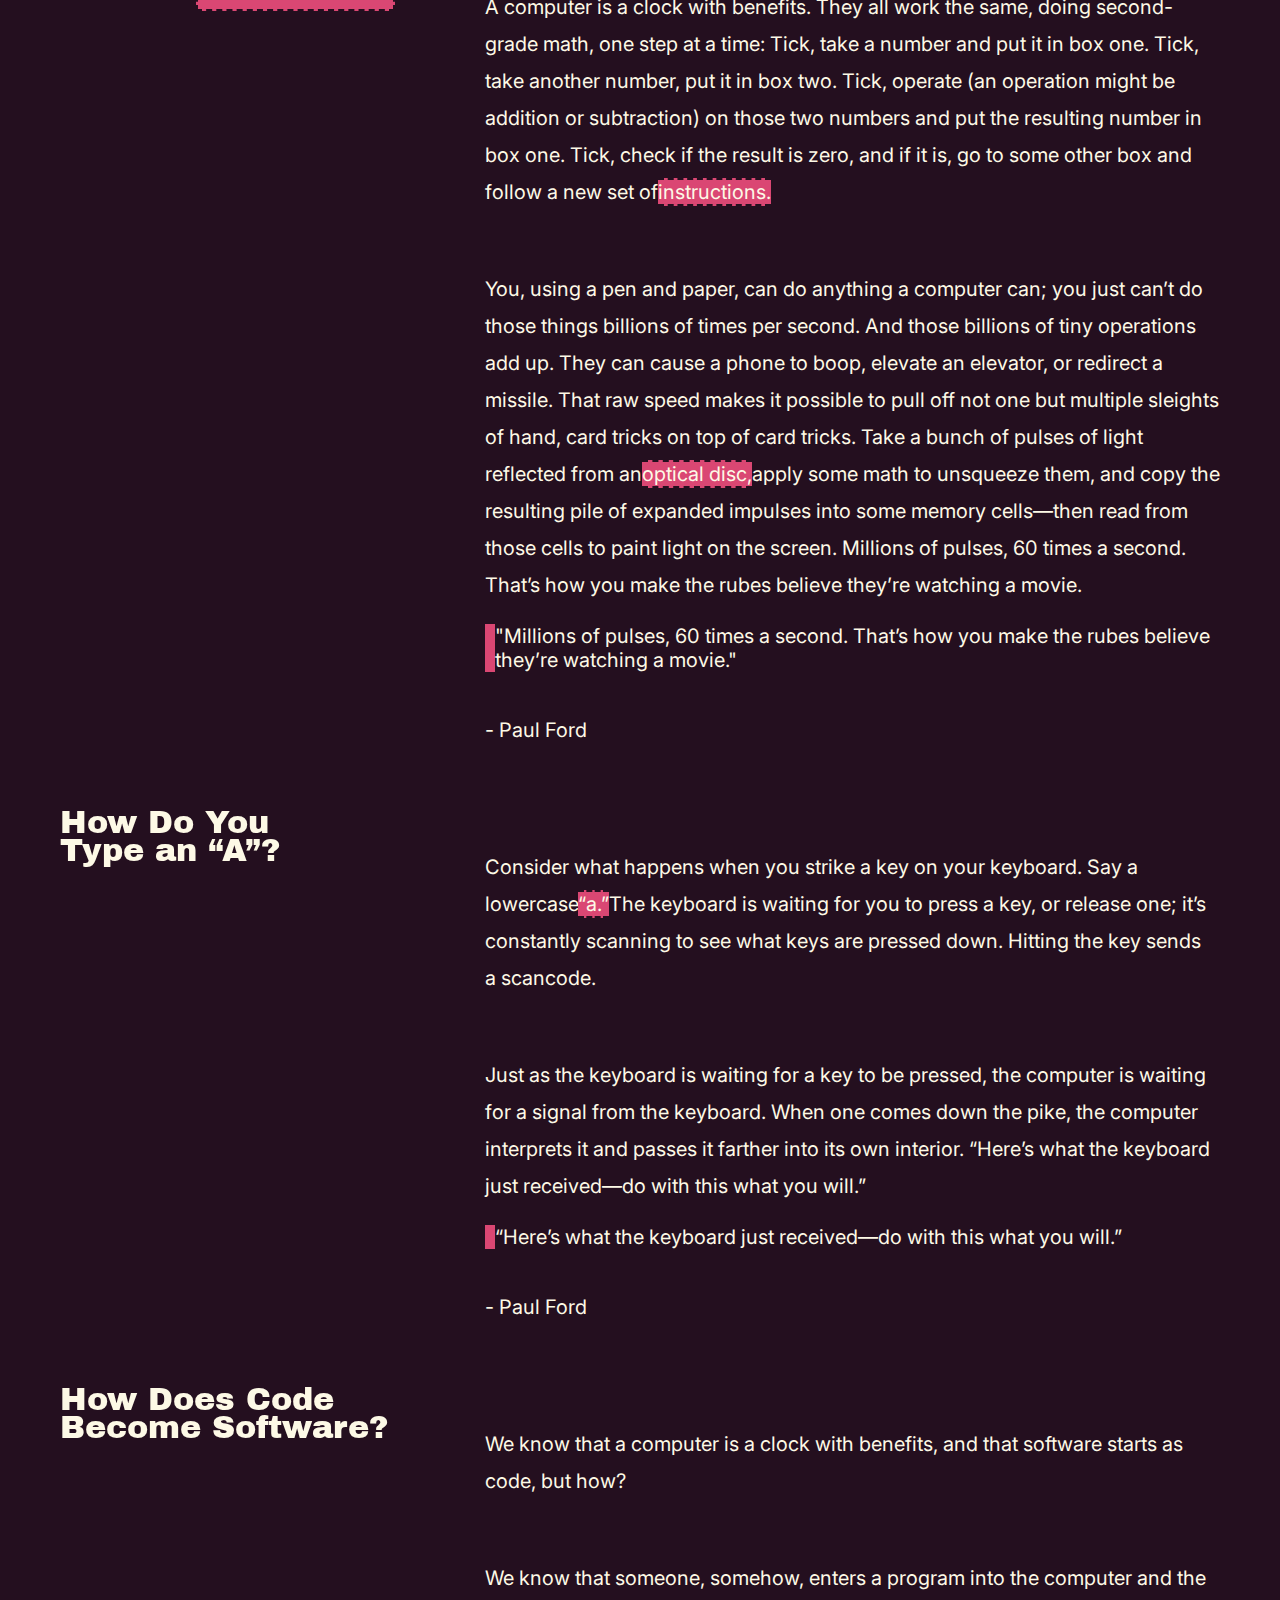
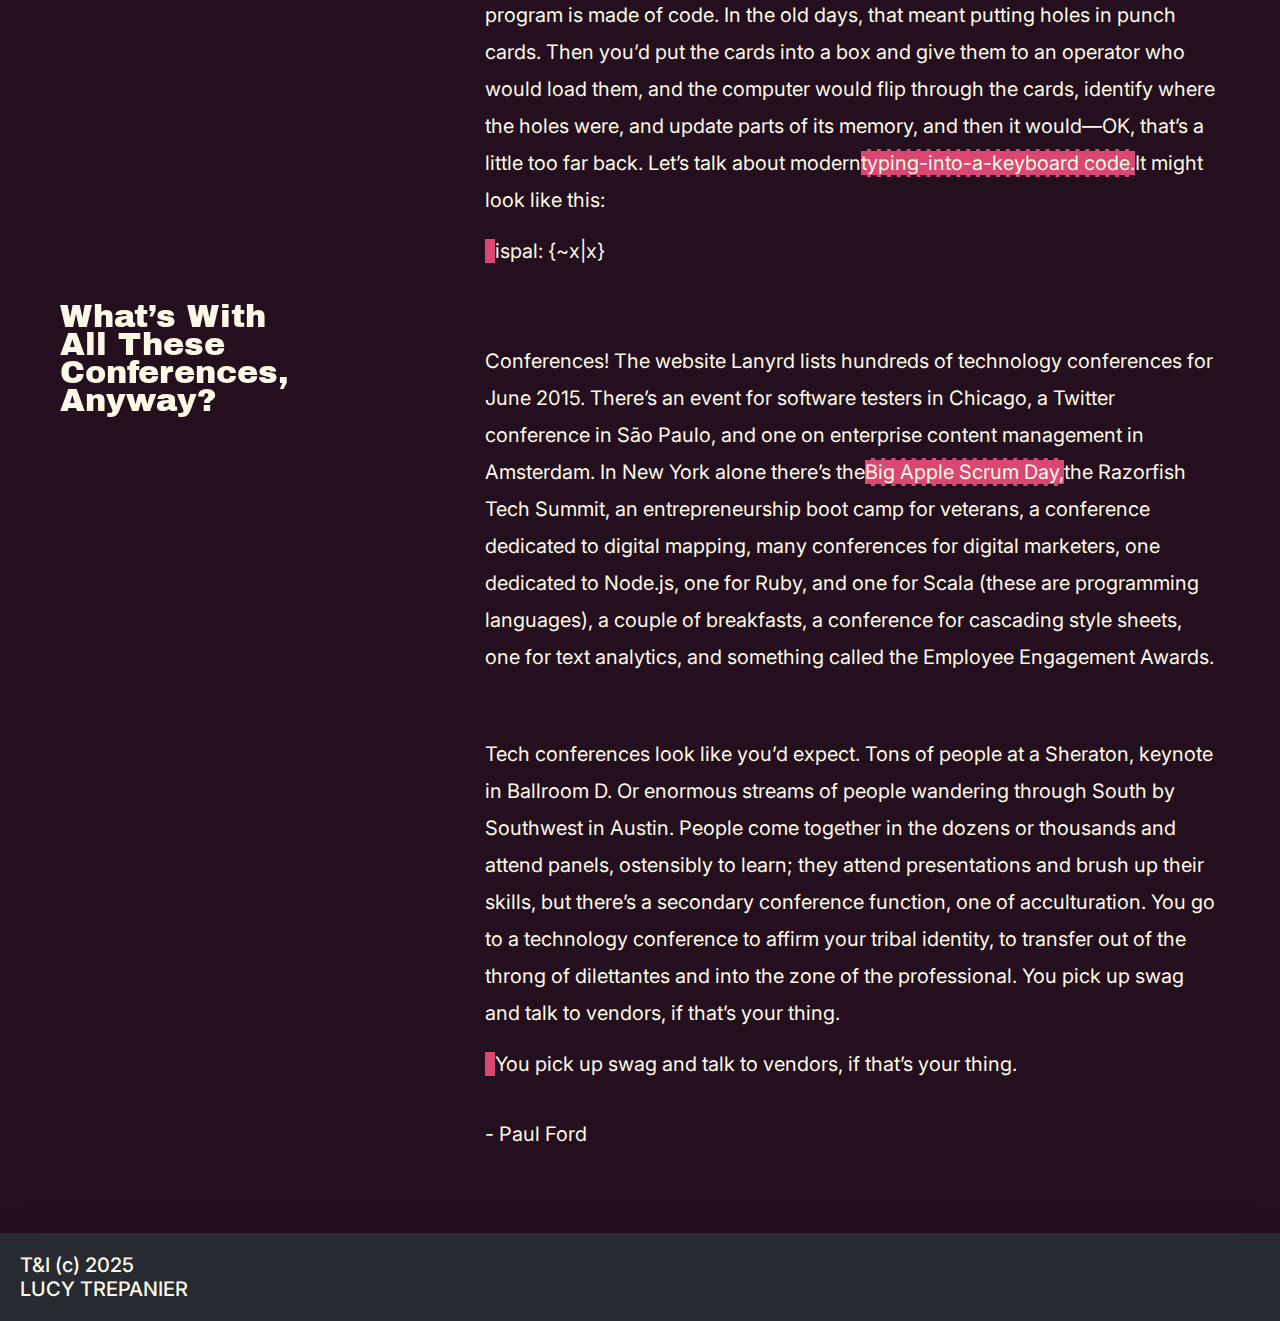
<file: third-one/index.html>
<!doctype html>
<html>
	<head>
		<title>Lucy's Manuscript</title>
		<meta name="viewport" content="width=device-width, initial-scale=1" />
		<style>
			@import '../reset.css' layer(reset);
			@import '../common.css' layer(common);
			@import 'style.css' layer(page);
		</style>
	</head>
	<body>
			<nav>
                <ol class="main-nav">
                   <li>
						<a href="../index.html">HOME</a>
					</li>
					<li>
						<a href="../article-name/">Article Name</a>
					</li>
                    <li>
						<a href="../second-article/">Second Article</a>
					</li>
                    <li>
						<a class="active" href="../third-one/">Third One</a>
					</li>
                </ol>
            </nav>
		<!-- <header> -->
				<section class="gif">
					<ol>
						<li><a href="https://charlielemaignan.com/projects/quartz">Art Director: Bárbara Abbês</a></li>
						<li><a href="https://www.instagram.com/p/CRUh6u8F-dt/?utm_source=ig_web_copy_link&img_index=1">Featured by @AIGA Eye on Design</a></li>
					</ol>
				</section>
		<!-- </header> -->
		<main>
			<article>
				<section> 
					<section class="title">
						<h1 id="main">DIRECTION</h1>
						<p class="sub-title">one</p>
					</section>
						<h1 id="top">WHAT IS CODE?</h1>
						<h1 id="top2">WHAT IS CODE?</h1>
						<h1 id="top3">WHAT IS CODE?</h1>
						<h1 id="top4">WHAT IS CODE?</h1>
					</section>
						<ol class="list-items">
                    		<li><a href="https://www.bloomberg.com/graphics/2015-paul-ford-what-is-code/?embedded-checkout=true">OG ARTICLE</a></li>
                    		<li>JUNE 11, 2015</li>
                    		<li><a href="https://en.wikipedia.org/wiki/Paul_Ford_(technologist)">PAUL FORD</a></li>
                		</ol>
					<section class="text-container">
							<section class="section-title">
								<h2 class="one"> Let’s Begin </h2>
							</section>
							<section class="1.1-text">
								<p>
									A computer is a clock with benefits. They all work the same, doing second-grade math, one step at a time: Tick, take a number and put it in box one. Tick, take another number, put it in box two. Tick, operate (an operation might be addition or subtraction) on those two numbers and put the resulting number in box one. Tick, check if the result is zero, and if it is, go to some other box and follow a new set of<a class="link01"href="https://www.bloomberg.com/graphics/2015-paul-ford-what-is-code/">instructions.</a>
								</p>
								<p>
									You, using a pen and paper, can do anything a computer can; you just can’t do those things billions of times per second. And those billions of tiny operations add up. They can cause a phone to boop, elevate an elevator, or redirect a missile. That raw speed makes it possible to pull off not one but multiple sleights of hand, card tricks on top of card tricks. Take a bunch of pulses of light reflected from an<a class="link01"href="https://www.bloomberg.com/graphics/2015-paul-ford-what-is-code/">optical disc,</a>apply some math to unsqueeze them, and copy the resulting pile of expanded impulses into some memory cells—then read from those cells to paint light on the screen. Millions of pulses, 60 times a second. That’s how you make the rubes believe they’re watching a movie.
								</p>
								<!-- This is inserted for design purposes -->
								<blockquote>
									"Millions of pulses, 60 times a second. That’s how you make the rubes believe they’re watching a movie."
								</blockquote>
								<p class="paul">
									- Paul Ford
								</p>
								<!-- <p>
									Apple has always made computers; Microsoft used to make only software (and occasional accessory hardware, such as mice and keyboards), but now it’s in the hardware business, with Xbox game consoles, Surface tablets, and Lumia phones. Facebook assembles its own computers for its massive data centers. So many things are computers, or will be. That includes watches, cameras, air conditioners, cash registers, toilets, toys, airplanes, and movie projectors. Samsung makes computers that look like TVs, and Tesla makes computers with wheels and engines. Some things that aren’t yet computers—dental floss, flashlights—will fall eventually.
								</p>
								<p>
									When you “batch” process a thousand images in Photoshop or sum numbers in Excel, you’re programming, at least a little. When you use computers too much—which is to say a typical amount—they start to change you. I’ve had Photoshop dreams, Visio dreams, spreadsheet dreams, and Web browser dreams. The dreamscape becomes fluid and can be sorted and restructured. I’ve had programming dreams where I move text around the screen.You can make computers do wonderful things, but you need to understand their limits. They’re not all-powerful, not conscious in the least. They’re fast, but some parts—the processor, the RAM—are faster than others—like the hard drive or the network connection. Making them seem infinite takes a great deal of work from a lot of programmers and a lot of marketers.
								</p>
								<p>
									The turn-of-last-century British artist William Morris once said you can’t have art without resistance in the materials. The computer and its multifarious peripherals are the materials. The code is the art.
								</p> -->
							</section>
					</section>

					<section class="text-container">
						<section class="section-title">
							<h2 class="two"> How Do You Type an “A”? </h2>
						</section>
						<section class="1.2-text">
							<p>
								Consider what happens when you strike a key on your keyboard. Say a lowercase<a class="link01"href="https://www.bloomberg.com/graphics/2015-paul-ford-what-is-code/">“a.”</a>The keyboard is waiting for you to press a key, or release one; it’s constantly scanning to see what keys are pressed down. Hitting the key sends a scancode.
							</p>
							<p>
								Just as the keyboard is waiting for a key to be pressed, the computer is waiting for a signal from the keyboard. When one comes down the pike, the computer interprets it and passes it farther into its own interior. “Here’s what the keyboard just received—do with this what you will.”
							</p>
							<!-- This is inserted for design purposes -->
								<blockquote>
									“Here’s what the keyboard just received—do with this what you will.”
								</blockquote>
								<p class="paul">
									- Paul Ford
								</p>
							<!-- <p>
								It’s simple now, right? The computer just goes to some table, figures out that the signal corresponds to the letter “a,” and puts it on screen. Of course not—too easy. Computers are machines. They don’t know what a screen or an “a” are. To put the “a” on the screen, your computer has to pull the image of the “a” out of its memory as part of a font, an “a” made up of lines and circles. It has to take these lines and circles and render them in a little box of pixels in the part of its memory that manages the screen. So far we have at least three representations of one letter: the signal from the keyboard; the version in memory; and the lines-and-circles version sketched on the screen. We haven’t even considered how to store it, or what happens to the letters to the left and the right when you insert an “a” in the middle of a sentence. Or what “lines and circles” mean when reduced to binary data. There are surprisingly many ways to represent a simple “a.” It’s amazing any of it works at all.
							</p>
							<p>
								Coders are people who are willing to work backward to that key press. It takes a certain temperament to page through standards documents, manuals, and documentation and read things like “data fields are transmitted least significant bit first” in the interest of understanding why, when you expected “ü,” you keep getting “�.”
							</p> -->
						</section>
					</section>

					<section class="text-container">
						<section class="section-title">
							<h2 class="three"> 
								How Does Code Become Software? 
							</h2>
						</section>
						<section class="1.3-text">
							<p>
								We know that a computer is a clock with benefits, and that software starts as code, but how?
							</p>
							<p>
								We know that someone, somehow, enters a program into the computer and the program is made of code. In the old days, that meant putting holes in punch cards. Then you’d put the cards into a box and give them to an operator who would load them, and the computer would flip through the cards, identify where the holes were, and update parts of its memory, and then it would—OK, that’s a little too far back. Let’s talk about modern<a class="link01"href="https://www.bloomberg.com/graphics/2015-paul-ford-what-is-code/">typing-into-a-keyboard code.</a>It might look like this:
							</p>
							<blockquote class="code">
								ispal: {~x|x}
							</blockquote>
							<!-- <p>
								That code will test if something is a palindrome. If you next typed in ispal "able was i ere i saw elba", K will confirm that yes, this is a palindrome.
							</p>
							<p>
								So how else might your code look? Maybe like so, in Excel (with all the formulas hidden away under the numbers they produce, and a check box that you can check).
							</p>
							<p>
								But Excel spreadsheets are tricky, because they can hide all kinds of things under their numbers. This opacity causes risks. One study by a researcher at the University of Hawaii found that 88 percent of spreadsheets contain errors.
							</p>
							<p>
								Programming can also look like Scratch, a language for kids.
							</p>
							<p>
								That’s definitely programming right there—the computer is waiting for a click, for some input, just as it waits for you to type an “a,” and then it’s doing something repetitive, and it involves hilarious animals.
							</p>
							<p>
								Or maybe:
							</p>
							<p id="code">
								PRINT*,"WHY WON'T WORK<br>END
							</p>
							<p>
								That’s in Fortran. The reason it’s not working is that you forgot to put a quotation mark at the end of the first line. Try a little harder, thanks.
							</p>
							<p>
								All of these things are coding of one kind or another, but the last bit is what most programmers would readily identify as code. A sequence of symbols (using typical keyboard characters, saved to a file of some kind) that someone typed in, or copied, or pasted from elsewhere. That doesn’t mean the other kinds of coding aren’t valid or won’t help you achieve your goals. Coding is a broad human activity, like sport, or writing. When software developers think of coding, most of them are thinking about lines of code in files. They’re handed a problem, think about the problem, write code that will solve the problem, and then expect the computer to turn word into deed.
							</p>
							<p>
								Code is inert. How do you make it ert? You run software that transforms it into machine language. The word “language” is a little ambitious here, given that you can make a computing device with wood and marbles. Your goal is to turn your code into an explicit list of instructions that can be carried out by interconnected logic gates, thus turning your code into something that can be executed—software.
							</p>
							<p>
								A compiler is software that takes the symbols you typed into a file and transforms them into lower-level instructions. Imagine a programming language called Business Operating Language United System, or Bolus. It’s a terrible language that will have to suffice for a few awkward paragraphs. It has one real command, PRINT. We want it to print HELLO NERDS on our screen. To that end, we write a line of code in a text file that says:
							</p>
							<p id="code">
								PRINT {HELLO NERDS}
							</p>
							<p>
								And we save that as nerds.bol. Now we run gnubolus nerds.bol, our imaginary compiler program. How does it start? The only way it can: by doing lexical analysis, going character by character, starting with the “p,” grouping characters into tokens, saving them into our one-dimensional tree boxes.
							</p>
							<p>
								The reason I’m showing it to you is so you can see how every character matters. Computers usually “understand” things by going character by character, bit by bit, transforming the code into other kinds of code as they go. The Bolus compiler now organizes the tokens into a little tree. Kind of like a sentence diagram. Except instead of nouns, verbs, and adjectives, the computer is looking for functions and arguments.
							</p>
							<p>
								Trees are a really pleasant way of thinking of the world. Your memo at work has sections that have paragraphs? Tree. Your e-mail program contains messages that contain subject lines and addresses? Tree. Your favorite software program that has a menu bar with individual items that have subitems? Tree. Every day is Arbor Day in Codeville.
							</p>
							<p>
								Of course, it’s all a trick. If you cut open a computer, you’ll find countless little boxes in rows, places where you can put and retrieve bytes. Everything ultimately has to get down to things in little boxes pointing to each other. That’s just how things work.
							</p>
							<p>
								Every character truly, truly matters. Every single stupid misplaced semicolon, space where you meant tab, bracket instead of a parenthesis—mistakes can leave the computer in a state of panic. The trees don’t know where to put their leaves. Their roots decay. The boxes don’t stack neatly. For not only are computers as dumb as a billion marbles, they’re also positively Stradivarian in their delicacy.
							</p>
							<p>
								That process of going character by character can be wrapped up into a routine—also called a function, a method, a subroutine, or component. (Little in computing has a single, reliable name, which means everyone is always arguing over semantics.) And that routine can be run as often as you need. Second, you can print anything you wish, not just one phrase. Third, you can repeat the process forever, and nothing will stop you until the machine breaks or, barring that, heat death of the universe. Obviously no one besides Jack Nicholson in The Shining really needs to keep typing the same phrase over and over, and even then it turned out to be a bad idea.
							</p>
							<p>
								Instead of worrying about where the words are stored in memory and having to go character by character, programming languages let you think of things like strings, arrays, and trees. That’s what programming gives you. You may look over a programmer’s shoulder and think the code looks complex and boring, but it’s covering up repetitive boredom that’s unimaginably vast.
							</p>
								<p>- Paul Ford </p>
								<blockquote>
									Code looks complex and boring
								</blockquote>
							<p>
								This thing we just did with individual characters, compiling a program down into a fake assembly language so that the nonexistent computer can print each character one at a time? The same principle applies to every pixel on your screen, every frequency encoded in your MP3 files, and every imaginary cube in Minecraft. Computing treats human language as an arbitrary set of symbols in sequences. It treats music, imagery, and film that way, too.
							</p>
							<p>
								It’s a good and healthy exercise to ponder what your computer is doing right now. Maybe you’re reading this on a laptop: What are the steps and layers between what you’re doing and the Lilliputian mechanisms within? When you double-click an icon to open a program such as a word processor, the computer must know where that program is on the disk. It has some sort of accounting process to do that. And then it loads that program into its memory—which means that it loads an enormous to-do list into its memory and starts to step through it. What does that list look like?
							</p>
							<p>
								Maybe you’re reading this in print. No shame in that. In fact, thank you. The paper is the artifact of digital processes. Remember how we put that “a” on screen? See if you can get from some sleepy writer typing that letter on a keyboard in Brooklyn, N.Y., to the paper under your thumb. What framed that fearful symmetry?
							</p>
							<p>
								Thinking this way will teach you two things about computers: One, there’s no magic, no matter how much it looks like there is. There’s just work to make things look like magic. And two, it’s crazy in there.
							</p> -->
						</section>
					</section>
					<section class="text-container">
						<section class="section-title">
							<h2 class="four">
								What’s With All These Conferences, Anyway?
							</h2>
						</section>
						<section class="1.4-text">
							<p>
								Conferences! The website Lanyrd lists hundreds of technology conferences for June 2015. There’s an event for software testers in Chicago, a Twitter conference in São Paulo, and one on enterprise content management in Amsterdam. In New York alone there’s the<a class="link01"href="https://www.bloomberg.com/graphics/2015-paul-ford-what-is-code/">Big Apple Scrum Day,</a>the Razorfish Tech Summit, an entrepreneurship boot camp for veterans, a conference dedicated to digital mapping, many conferences for digital marketers, one dedicated to Node.js, one for Ruby, and one for Scala (these are programming languages), a couple of breakfasts, a conference for cascading style sheets, one for text analytics, and something called the Employee Engagement Awards.
							</p>
							<p>
								Tech conferences look like you’d expect. Tons of people at a Sheraton, keynote in Ballroom D. Or enormous streams of people wandering through South by Southwest in Austin. People come together in the dozens or thousands and attend panels, ostensibly to learn; they attend presentations and brush up their skills, but there’s a secondary conference function, one of acculturation. You go to a technology conference to affirm your tribal identity, to transfer out of the throng of dilettantes and into the zone of the professional. You pick up swag and talk to vendors, if that’s your thing.
							</p>
							<!-- This is inserted for design purposes -->
								<blockquote>
									You pick up swag and talk to vendors, if that’s your thing.
								</blockquote>
								<p class="paul">
									- Paul Ford
								</p>
								<p class="link"><a href="../direction-1/index.html">↑</a></p>
							<!-- <p>
								Technology conferences are where primate dynamics can be fully displayed, where relationships of power and hierarchy can be established. There are keynote speakers—often the people who created the technology at hand or crafted a given language. There are the regular speakers, often paid not at all or in airfare, who present some idea or technique or approach. Then there are the panels, where a group of people are lined up in a row and forced into some semblance of interaction while the audience checks its e-mail.
							</p>
							<p>
								I’m a little down on panels. They tend to drift. I’m not sure why they exist.
							</p>
							<p>
								Here’s the other thing about technology conferences: There has been much sexual harassment and much sexist content in conferences. Which is stupid, because computers are dumb rocks lacking genitalia, but there you have it.
							</p>
							<p>
								Women in software, having had enough, started to write it up, post to blogs. Other women did the same. The problem is pervasive: There are a lot of conferences, and there have been many reports of harassing behavior. The language Ruby, the preferred language for startup bros, developed the worst reputation. At a Ruby conference in 2009, someone gave a talk subtitled “Perform Like a Pr0n Star,” with sexy slides. That was dispiriting. There have been criminal incidents, too.
							</p>
							<p>
								Conferences began to develop codes of conduct, rules and algorithms for people (men, really) to follow.
							</p>
					
						<section>
							<p>- Burlington Ruby Conference </p>
							<blockquote>
								If you are subject to or witness unacceptable behavior, or have any other concerns, please notify a community organizer as soon as possible …
							</blockquote>
							<p>- php[architect] </p>
							<blockquote>
								php[architect] is dedicated to providing a harassment-free event experience for everyone and will not tolerate harassment or offensive behavior in any form.
							</blockquote>
							<p>— devnexus </p>
							<blockquote>
								The Atlanta Java Users Group (AJUG) is dedicated to providing an outstanding conference experience for all attendees, speakers, sponsors, volunteers, and organizers involved in DevNexus (GeekyNerds) regardless of gender, sexual orientation, disability, physical appearance, body size, race, religion, financial status, hair color (or hair amount), platform preference, or text editor of choice.
							</blockquote>
						</section>

							<p>
								When people started talking about conference behavior, they also began to talk about the larger problems of programming culture. This was always an issue, but the conference issues gave people a point of common reference. Why were there so many men in this field? Why do they behave so strangely? Why is it so hard for them to be in groups with female programmers and behave in a typical, adult way?
							</p> -->
							<!-- <p>
								“I go to work and I stick out like a sore thumb. I have been mistaken for an administrative assistant more than once. I have been asked if I was physical security (despite security wearing very distinctive uniforms),” wrote Erica Joy Baker on Medium.com who has worked, among other places, at Google.
							</p>

							<h2> Women in Coding History </h2>
							<p>
								Ada Lovelace: </p>
							<p>
								The first programmer. She devised algorithms for Charles Babbage’s “analytical engine,” which he never built.
							</p>
							<p>
								Grace Murray Hopper: </p>
							<p>
								World War II hero and inventor of the compiler.
							</p> -->
							<!-- <p>
								“Always the only woman in the meeting, often the first—the first female R&D engineer, first female project lead, first female software team lead—in the companies I worked for,” wrote another woman in Fast Company magazine.
							</p> -->
							<!-- <p>
								Fewer than a fifth of undergraduate degrees in computer science awarded in 2012 went to women, according to the National Center for Women & Information Technology. Less than 30 percent of the people in computing are women. And the number of women in computing has fallen since the 1980s, even as the market for their skills has expanded. The pipeline is a huge problem. And yet it’s not unsolvable. I’ve met managers who have built perfectly functional large teams that are more than half female coders. Places such as the handicrafts e-commerce site Etsy have made a particular effort to develop educational programs and mentorship programs. Organizations such as the not-for-profit Girl Develop It teach women, and just women, how to create software.
							</p>
							<p>
								It’s all happening very late in the boom, though. In 2014 some companies began to release diversity reports for their programming teams. It wasn’t a popular practice, but it was revealing. Intel is 23 percent female; Yahoo! is 37 percent. Apple, Facebook, Google, Twitter, and Microsoft are all around 30 percent. These numbers are for the whole companies, not only programmers. That’s a lot of women who didn’t get stock options. The numbers of people who aren’t white or Asian are worse yet. Apple just gave $50 million to fund diversity initiatives, equivalent to 0.007 percent of its market cap. Intel has a $300 million diversity project.
							</p>
							<p>
								The average programmer is moderately diligent, capable of basic mathematics, has a working knowledge of one or more programming languages, and can communicate what he or she is doing to management and his or her peers. Given that a significant number of women work as journalists and editors, perform surgery, run companies, manage small businesses, and use spreadsheets, that a few even serve on the Supreme Court, and that we are no longer surprised to find women working as accountants, professors, statisticians, or project managers, it’s hard to imagine that they can’t write JavaScript. Programming, despite the hype and the self-serving fantasies of programmers the world over, isn’t the most intellectually demanding task imaginable.
							</p>
							<p>
								Which leads one to the inescapable conclusion: The problem with women in technology isn’t the women.
							</p> -->
						</section>
					</section>
				</section>
			</article>
		</main>
		<footer>
			<ol class="footer">
				<li class="footer-item">T&I (c) 2025</li>
				<li class="footer-item">LUCY TREPANIER</li>
			</ol>
		</footer>
	</body>
</html>
</file>
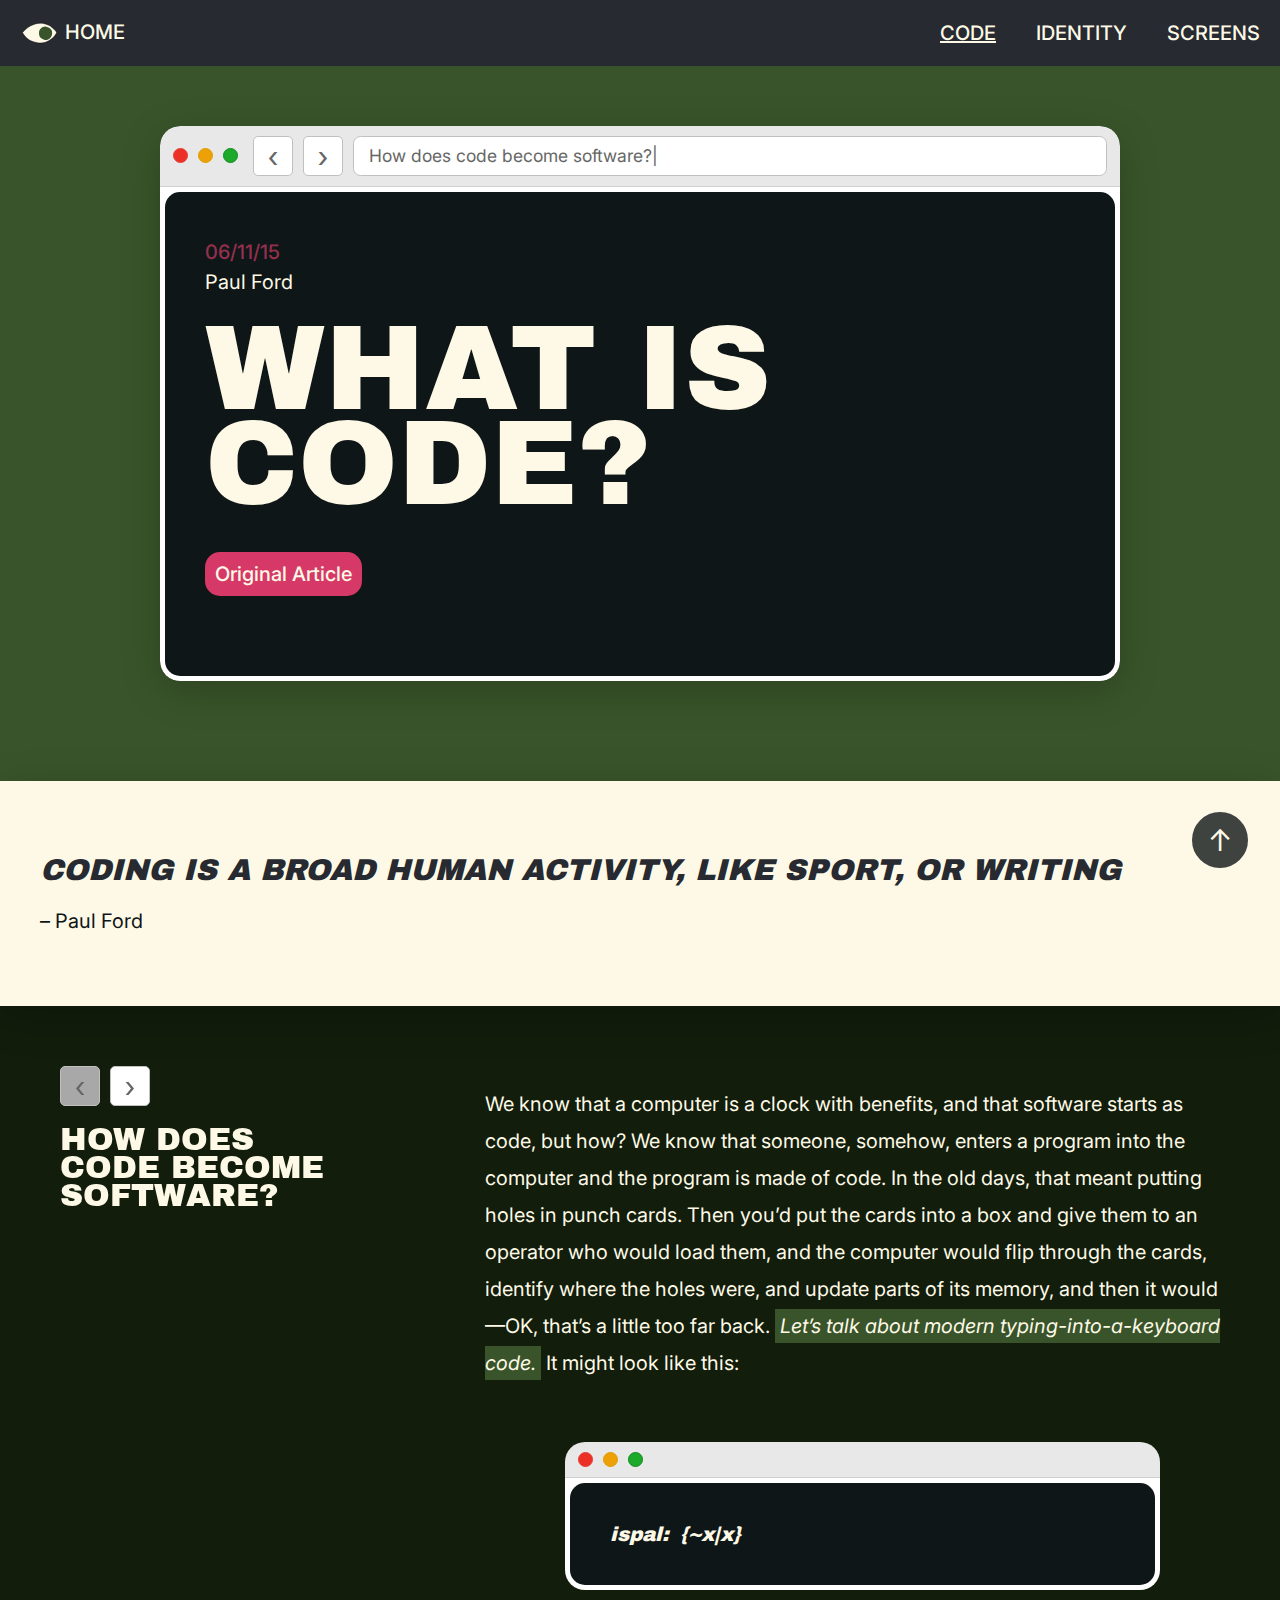
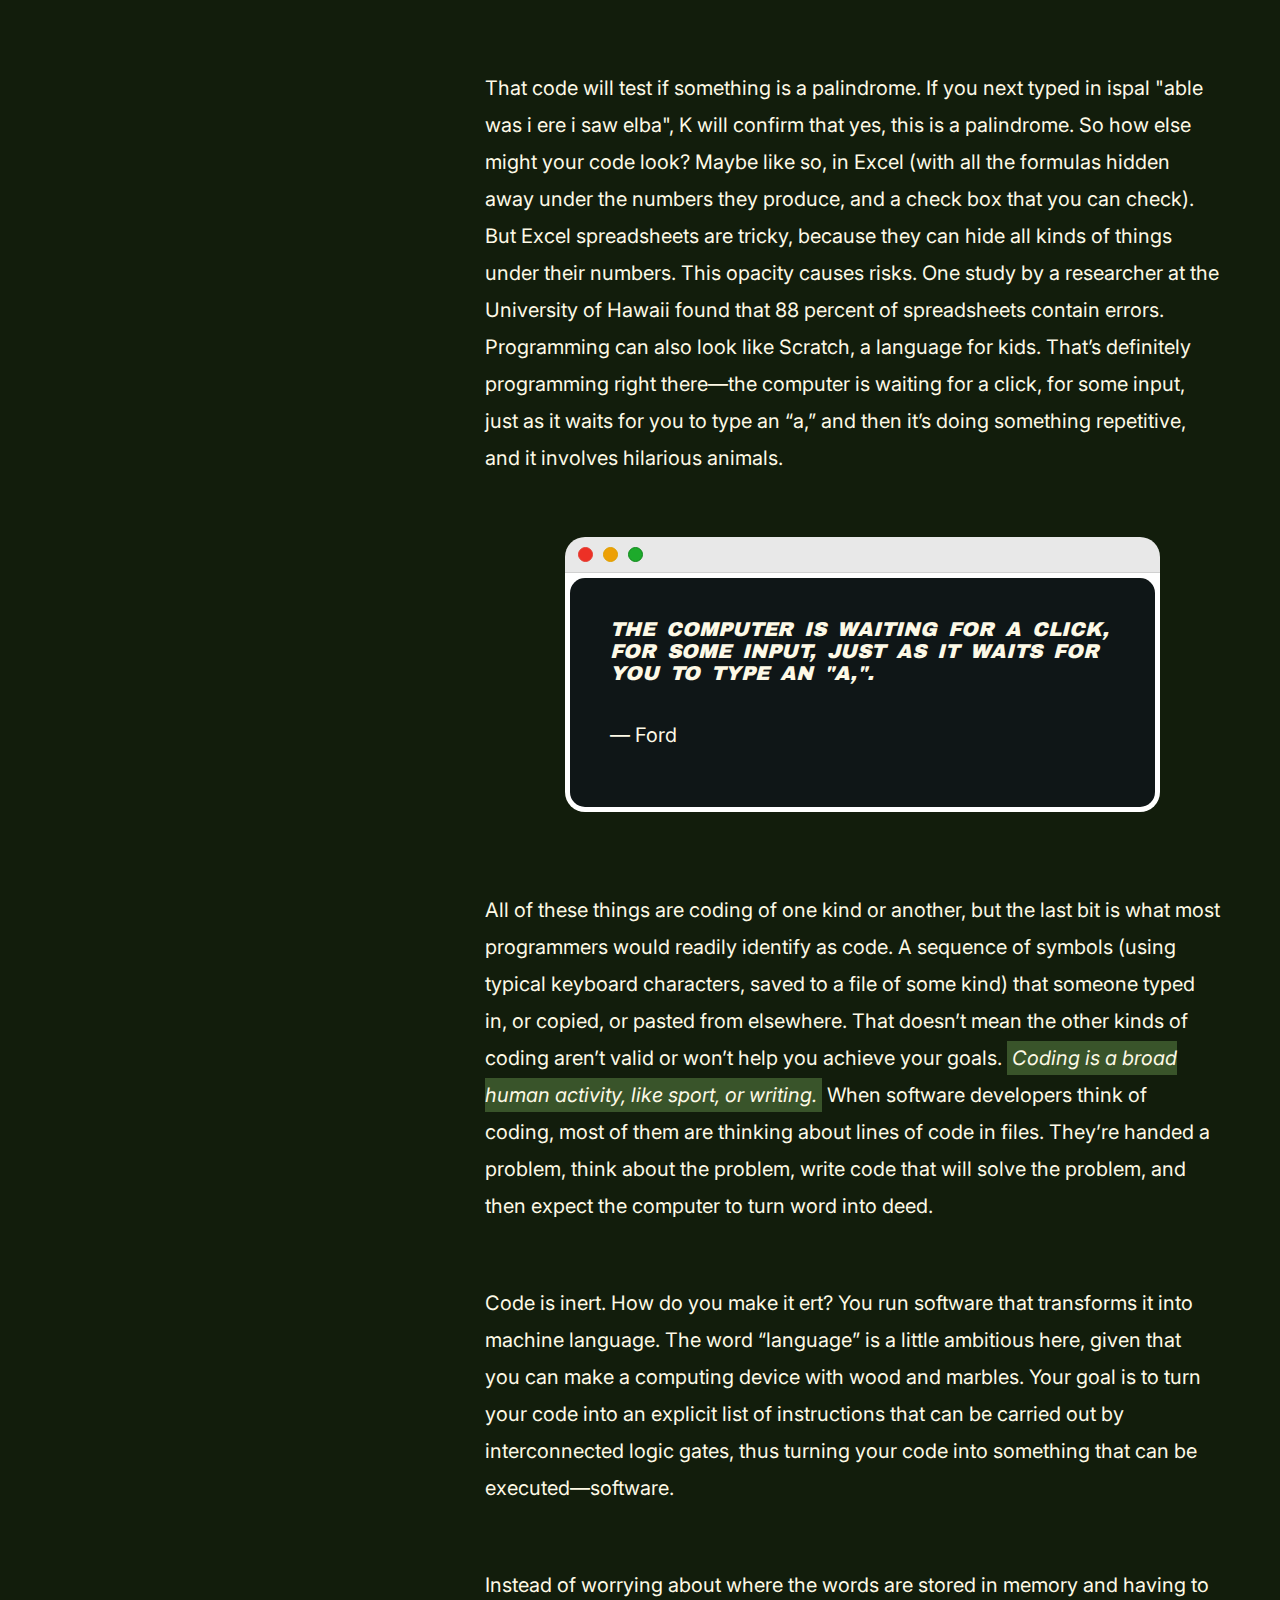
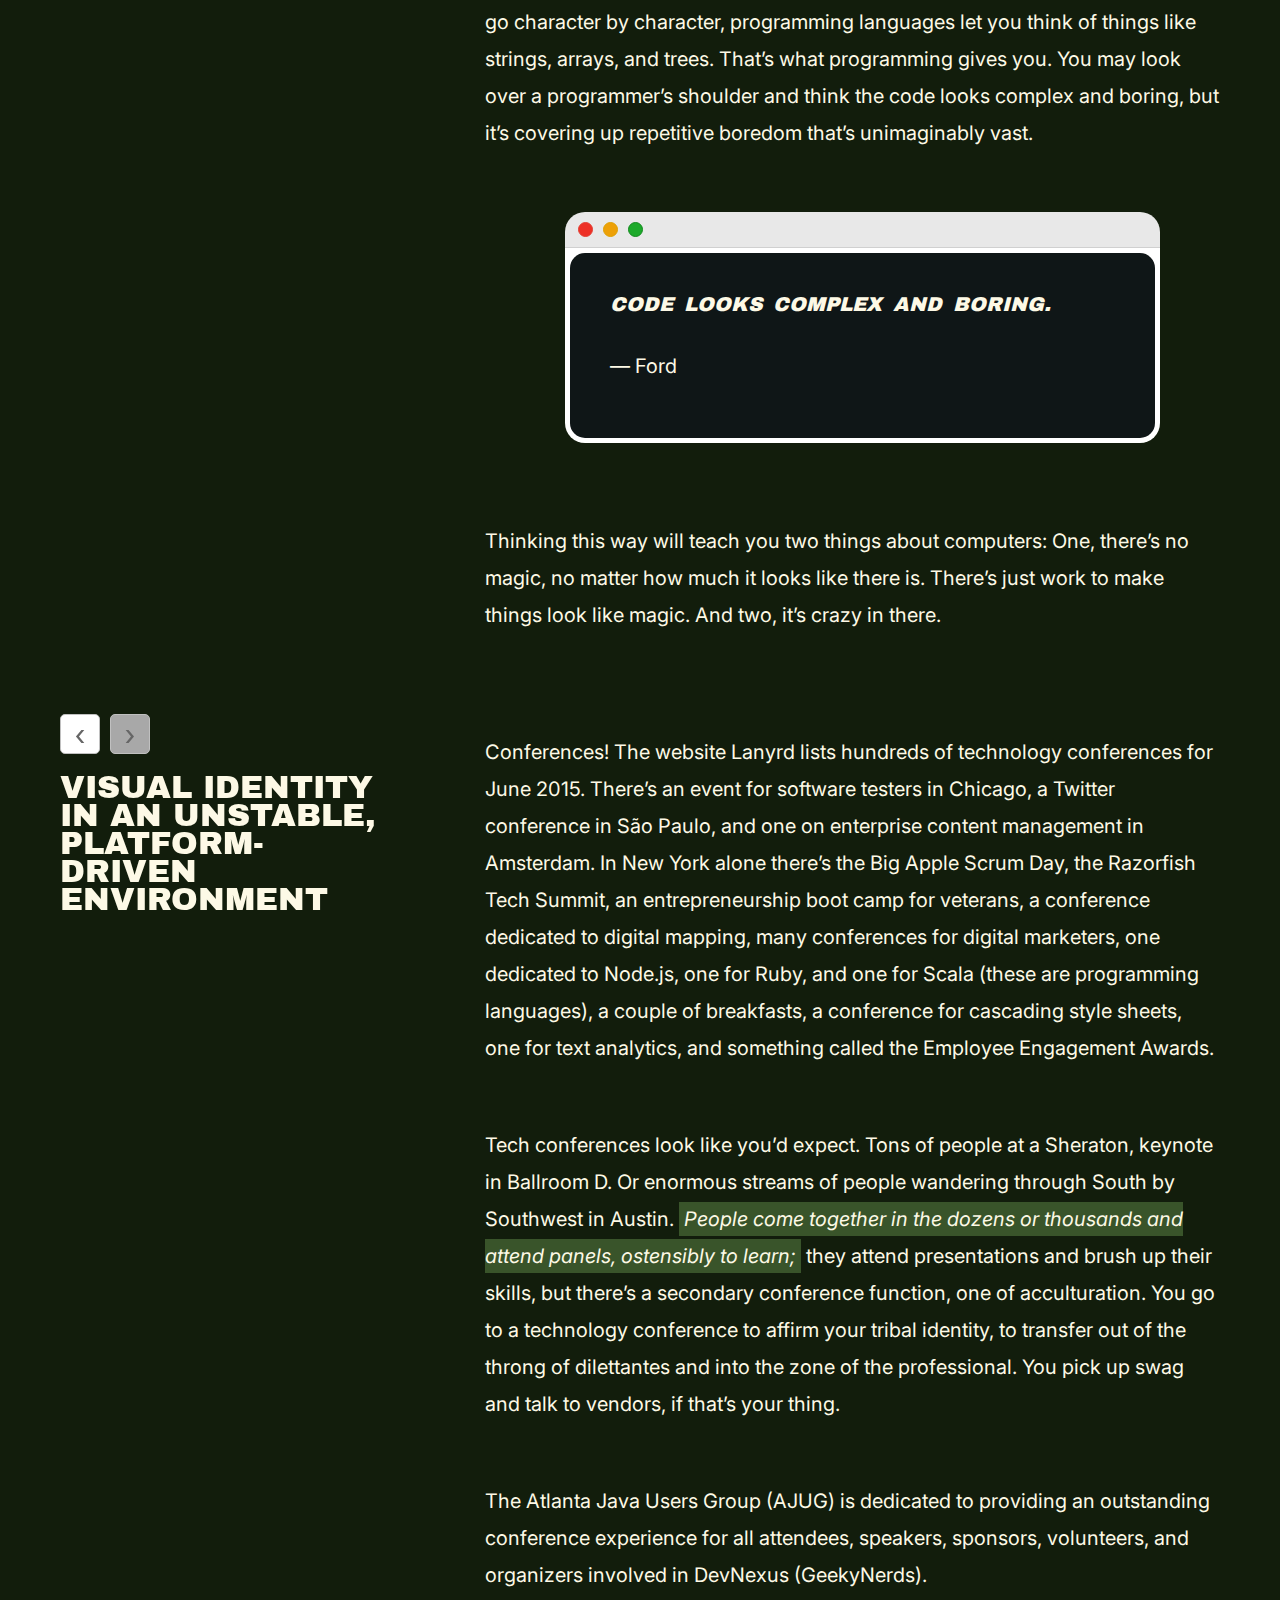
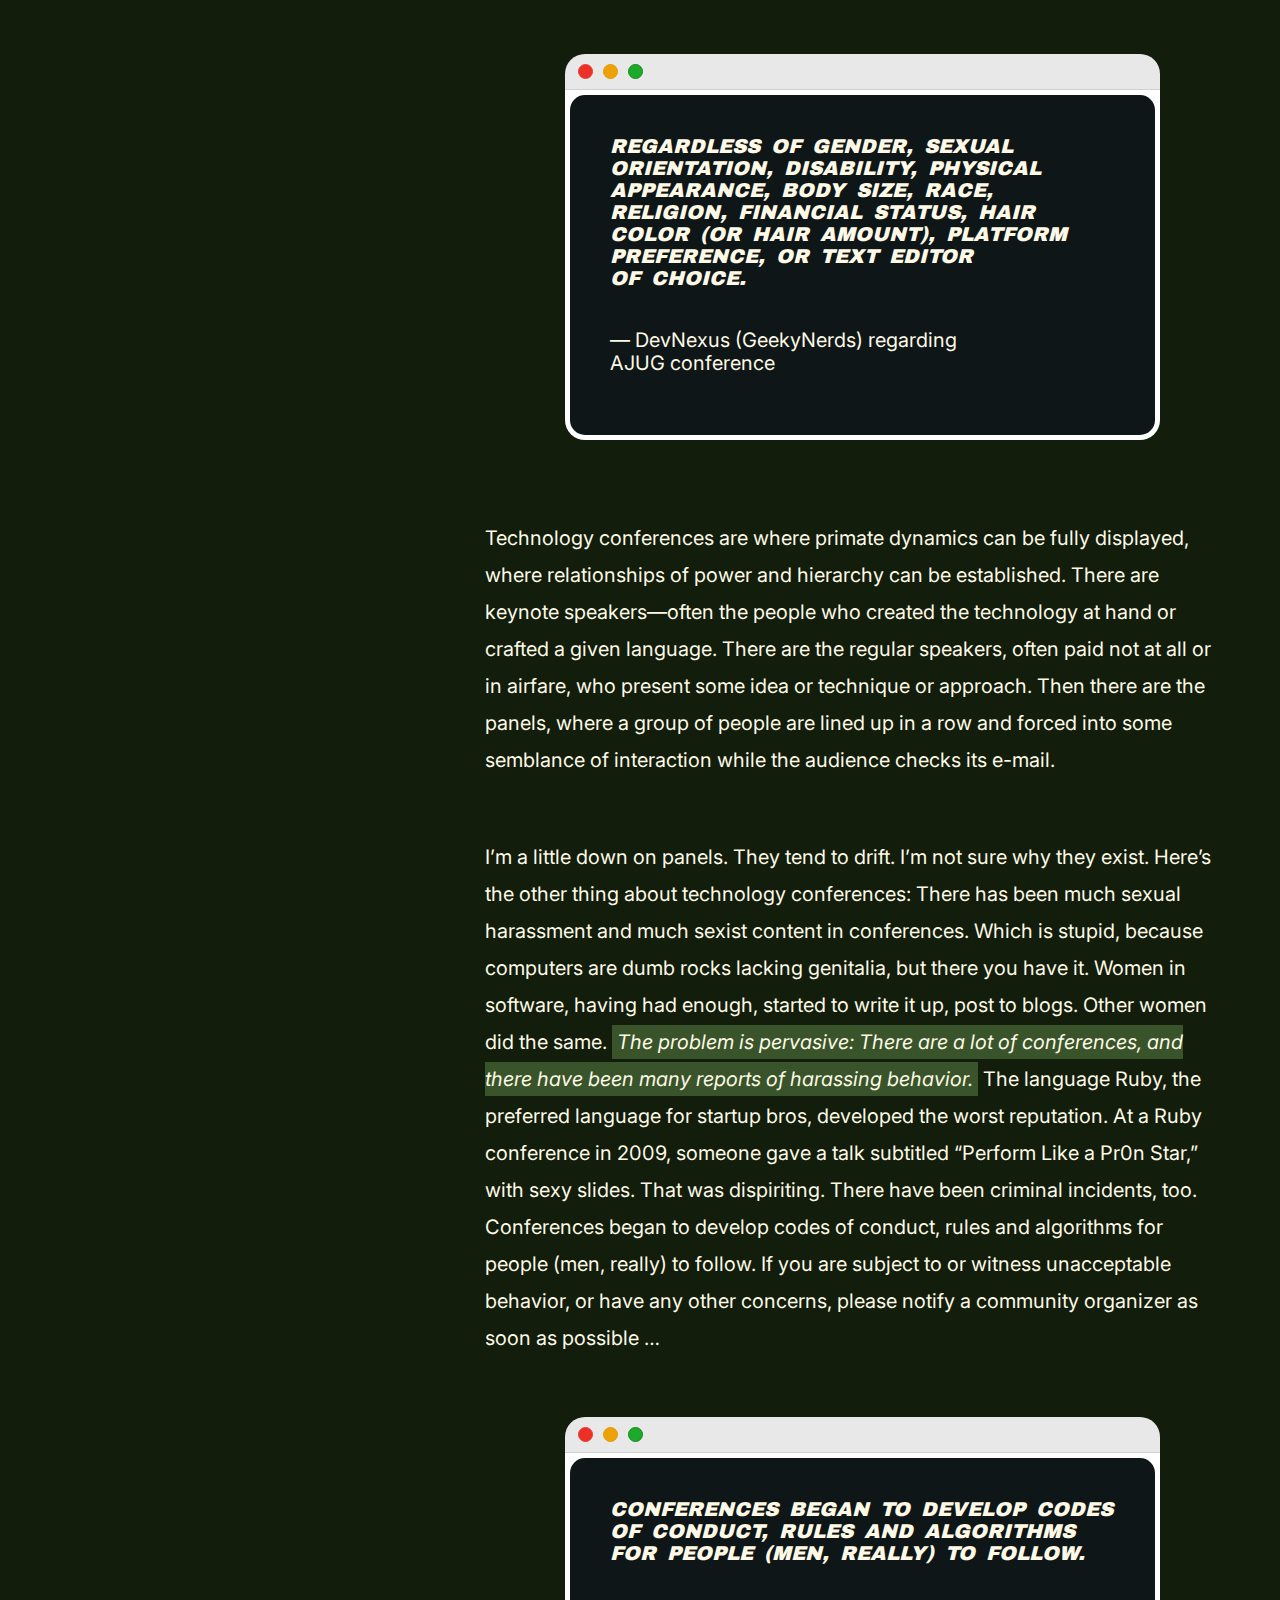
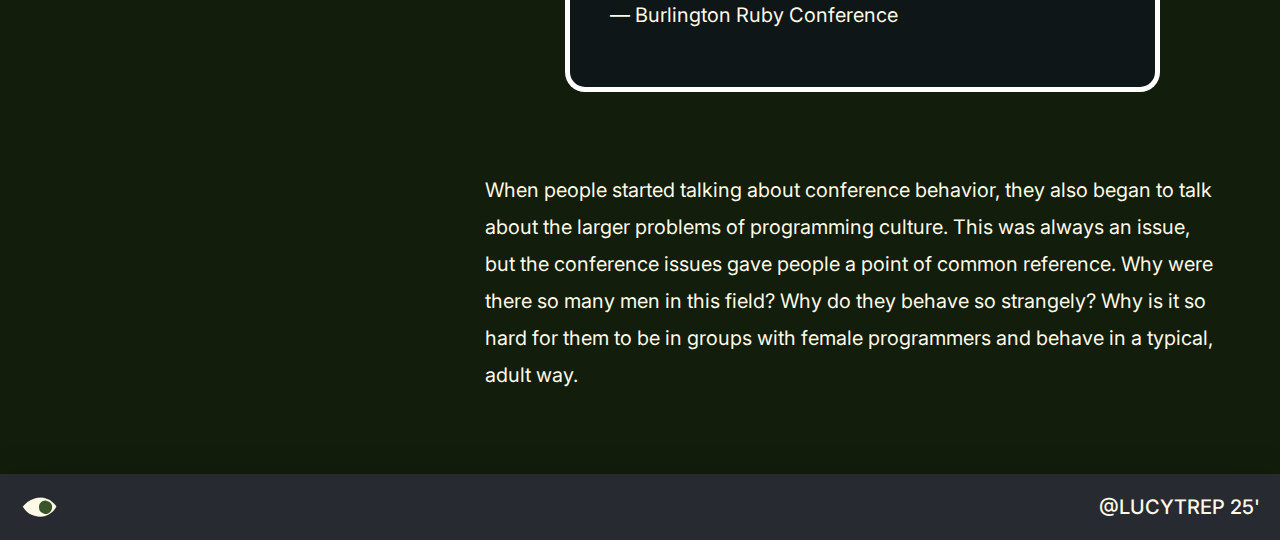
<file: what-is-code/index.html>
<!doctype html>
<html>
	<head>
		<title>Binding</title>
		<!-- Saw code on course site with inspector tool for SVG in tab -->
		<link rel="icon" type="image/svg+xml" href="/eye.svg">
		<meta name="viewport" content="width=device-width, initial-scale=1" />
		<style>
			@import '../reset.css' layer(reset);
			@import '../common.css' layer(common);
			@import '../what-is-code/style.css' layer(page);
		</style>
	</head>
	<body>
		<nav>
			<ul class="main-page-nav">
				<li class="home">
					<a href="../index.html">
						<svg id="Layer_1" xmlns="http://www.w3.org/2000/svg" version="1.1" viewBox="0 0 422.63 259.48">
							<!-- Generator: Adobe Illustrator 29.8.1, SVG Export Plug-In . SVG Version: 2.1.1 Build 2)  -->
							<defs>
								<style>
									.st0 {
										fill: #fdf9e6;
										stroke: #000;
										stroke-miterlimit: 10;
										stroke-width: 5px;
									}

									.st1 {
										fill: #39542a;
									}
								</style>
							</defs>
							<path class="st0" d="M26.09,124.98c-1.22-1.74,22.7-25.87,25.34-28.57,9.52-9.71,19.64-18.84,30.51-27.02,19.25-14.48,41.42-24.37,63.81-32.96,28.94-11.1,60.52-15.36,91.35-11.99,21.49,2.35,41.79,10.15,61.5,18.66,8.39,3.62,17.43,6.61,24.57,12.44,6.19,5.06,11.39,11.1,17.78,15.95s13.26,9.6,18.85,15.62c6.14,6.6,12.27,13.21,18.4,19.82l9.03,16.63-11.4,20.43c-17.2,30.81-48.32,50.28-77.45,68.42l-22.79,9.97c-19.1,8.35-43.33,10.43-63.91,10.39-5.74-.01-11.49-.27-17.19-.98-6.95-.86-13.81-2.37-20.65-3.88-10.98-2.42-21.97-4.84-32.71-8.18-27.21-8.46-52.56-23.47-73.57-42.66-16.65-15.21-28.55-33.8-41.45-52.09Z"/>
							<path class="st1" d="M200.99,117.95c-1.39,15.82,1.85,39.67,11.65,52.89,6.53,8.82,16.5,14.9,26.06,19.94,10.27,5.42,19.54,9.91,31.39,9.61,7.3-.18,14.75-.78,21.74-3.02s12.66-6.97,18.96-10.85l14.92-14.92c9.17-9.17,12.82-25.83,13.65-38.15.55-8.22.41-16.57-1.57-24.57-4.03-16.32-16.67-28.47-30.54-36.98-9.22-5.66-18.99-11.07-29.73-12.33-21.11-2.48-45.56,5.59-59.99,21.21-10.47,11.34-15.38,24.02-16.53,37.17Z"/>
						</svg>
						HOME
					</a>
				</li>

				<div class="nav-right">
					<li class="nav-item"><a href="../what-is-code/index.html" class="active">CODE</a></li>
					<li class="nav-item"><a href="../post-identity/index.html">IDENTITY</a></li>
					<li class="nav-item"><a href="../what-screens-want/index.html">SCREENS</a></li>
				</div>
			</ul>
		</nav>
		<main>
			<article>
				<section class="background">
					<section class="title">
						<section class="top-bar">
							<ul class="circles">
								<li class="circle red"></li>
								<li class="circle yellow"></li>
								<li class="circle green"></li>
							</ul>
							<section class="browser-controls">
								<button class="nav-arrow">‹</button>
								<button class="nav-arrow">›</button>
								<section class="address-bar">
									How does code become software?<span class="cursor">|</span></section>
							</section>
						</section>
						<section class="outline">
							<section class="screen">
								<p id="date">06/11/15</p>
								<p id="author-names">Paul Ford</p>
								<h1>WHAT IS CODE?</h1>
								<a href="https://www.bloomberg.com/graphics/2015-paul-ford-what-is-code/">Original Article</a>
							</section>
						</section>
					</section>
				</section>
				<section class="big-quote">
					<h1>CODING IS A BROAD HUMAN ACTIVITY, LIKE SPORT, OR WRITING</h1>
					<p id="author">– Paul Ford</p>
				</section>
				<section class="text-container" id="section-1">
					<section class="section-header">
						<section class="section-nav-arrows">
							<a href="#section-1" class="nav-arrow active">‹</a>
							<a href="#section-2" class="nav-arrow">›</a>
						</section>
						<section class="section-title">
							<h2>HOW DOES CODE BECOME SOFTWARE?</h2>
						</section>
					</section>
					<section>
						<p class="link">
							<a href="../what-is-code/">↑</a>
						</p>
						<p>
							We know that a computer is a clock with benefits, and that software starts as code, but how?
							We know that someone, somehow, enters a program into the computer and the program is made of code. In the old days, that meant putting holes in punch cards. Then you’d put the cards into a box and give them to an operator who would load them, and the computer would flip through the cards, identify where the holes were, and update parts of its memory, and then it would—OK, that’s a little too far back. <span id="highlight">Let’s talk about modern typing-into-a-keyboard code.</span> It might look like this:
						</p>
						<section class="quote-card">
							<section class="top-bar">
								<ul class="circles">
									<li class="circle red"></li>
									<li class="circle yellow"></li>
									<li class="circle green"></li>
								</ul>
							</section>
							<section class="outline">
								<section class="screen">
									<p id="quote">
										ispal: {~x|x}
									</p>
								</section>
							</section>
						</section>
						<p>
							That code will test if something is a palindrome. If you next typed in ispal "able was i ere i saw elba", K will confirm that yes, this is a palindrome. So how else might your code look? Maybe like so, in Excel (with all the formulas hidden away under the numbers they produce, and a check box that you can check). But Excel spreadsheets are tricky, because they can hide all kinds of things under their numbers. This opacity causes risks. One study by a researcher at the University of Hawaii found that 88 percent of spreadsheets contain errors. Programming can also look like Scratch, a language for kids. That’s definitely programming right there—the computer is waiting for a click, for some input, just as it waits for you to type an “a,” and then it’s doing something repetitive, and it involves hilarious animals.
						</p>
						<section class="quote-card">
							<section class="top-bar">
								<ul class="circles">
									<li class="circle red"></li>
									<li class="circle yellow"></li>
									<li class="circle green"></li>
								</ul>
							</section>
							<section class="outline">
								<section class="screen">
									<p id="quote">
										THE COMPUTER IS WAITING FOR A CLICK, FOR SOME INPUT, JUST AS IT WAITS FOR YOU TO TYPE AN "A,".
									</p>
									<p>— Ford</p>
								</section>
							</section>
						</section>
						<p>
							All of these things are coding of one kind or another, but the last bit is what most programmers would readily identify as code. A sequence of symbols (using typical keyboard characters, saved to a file of some kind) that someone typed in, or copied, or pasted from elsewhere. That doesn’t mean the other kinds of coding aren’t valid or won’t help you achieve your goals. <span id="highlight">Coding is a broad human activity, like sport, or writing.</span> When software developers think of coding, most of them are thinking about lines of code in files. They’re handed a problem, think about the problem, write code that will solve the problem, and then expect the computer to turn word into deed.
						</p>
						<p>
							Code is inert. How do you make it ert? You run software that transforms it into machine language. The word “language” is a little ambitious here, given that you can make a computing device with wood and marbles. Your goal is to turn your code into an explicit list of instructions that can be carried out by interconnected logic gates, thus turning your code into something that can be executed—software.
						</p>
						<p>
							Instead of worrying about where the words are stored in memory and having to go character by character, programming languages let you think of things like strings, arrays, and trees. That’s what programming gives you. You may look over a programmer’s shoulder and think the code looks complex and boring, but it’s covering up repetitive boredom that’s unimaginably vast.
						</p>
						<section class="quote-card">
							<section class="top-bar">
								<ul class="circles">
									<li class="circle red"></li>
									<li class="circle yellow"></li>
									<li class="circle green"></li>
								</ul>
							</section>
							<section class="outline">
								<section class="screen">
									<p id="quote">
										CODE LOOKS COMPLEX AND BORING.
									</p>
									<p>— Ford</p>
								</section>
							</section>
						</section>
						<p>
							Thinking this way will teach you two things about computers: One, there’s no magic, no matter how much it looks like there is. There’s just work to make things look like magic. And two, it’s crazy in there.
						</p>
					</section>
				</section>

				<section class="text-container" id="section-2">
					<section class="section-header">
						<section class="section-nav-arrows">
							<a href="#section-1" class="nav-arrow">‹</a>
							<a href="#section-2" class="nav-arrow active">›</a>
						</section>
						<section class="section-title">
							<h2>VISUAL IDENTITY IN AN UNSTABLE, PLATFORM-DRIVEN ENVIRONMENT</h2>
						</section>
					</section>
					<section>
						<p>
							Conferences! The website Lanyrd lists hundreds of technology conferences for June 2015. There’s an event for software testers in Chicago, a Twitter conference in São Paulo, and one on enterprise content management in Amsterdam. In New York alone there’s the Big Apple Scrum Day, the Razorfish Tech Summit, an entrepreneurship boot camp for veterans, a conference dedicated to digital mapping, many conferences for digital marketers, one dedicated to Node.js, one for Ruby, and one for Scala (these are programming languages), a couple of breakfasts, a conference for cascading style sheets, one for text analytics, and something called the Employee Engagement Awards.
						</p>
						<p>
							Tech conferences look like you’d expect. Tons of people at a Sheraton, keynote in Ballroom D. Or enormous streams of people wandering through South by Southwest in Austin. <span id="highlight">People come together in the dozens or thousands and attend panels, ostensibly to learn;</span> they attend presentations and brush up their skills, but there’s a secondary conference function, one of acculturation. You go to a technology conference to affirm your tribal identity, to transfer out of the throng of dilettantes and into the zone of the professional. You pick up swag and talk to vendors, if that’s your thing.
						</p>
						<p>
							The Atlanta Java Users Group (AJUG) is dedicated to providing an outstanding conference experience for all attendees, speakers, sponsors, volunteers, and organizers involved in DevNexus (GeekyNerds).
						</p>
						<section class="quote-card">
							<section class="top-bar">
								<ul class="circles">
									<li class="circle red"></li>
									<li class="circle yellow"></li>
									<li class="circle green"></li>
								</ul>
							</section>
							<section class="outline">
								<section class="screen">
									<p id="quote">
										REGARDLESS OF GENDER, SEXUAL ORIENTATION, DISABILITY, PHYSICAL APPEARANCE, BODY SIZE, RACE, RELIGION, FINANCIAL STATUS, HAIR COLOR (OR HAIR AMOUNT), PLATFORM PREFERENCE, OR TEXT EDITOR OF CHOICE.
									</p>
									<p>— DevNexus (GeekyNerds) regarding AJUG conference</p>
								</section>
							</section>
						</section>
						<p>
							Technology conferences are where primate dynamics can be fully displayed, where relationships of power and hierarchy can be established. There are keynote speakers—often the people who created the technology at hand or crafted a given language. There are the regular speakers, often paid not at all or in airfare, who present some idea or technique or approach. Then there are the panels, where a group of people are lined up in a row and forced into some semblance of interaction while the audience checks its e-mail.
						</p>
						<p>
							I’m a little down on panels. They tend to drift. I’m not sure why they exist. Here’s the other thing about technology conferences: There has been much sexual harassment and much sexist content in conferences. Which is stupid, because computers are dumb rocks lacking genitalia, but there you have it. Women in software, having had enough, started to write it up, post to blogs. Other women did the same. <span id="highlight"> The problem is pervasive: There are a lot of conferences, and there have been many reports of harassing behavior.</span> The language Ruby, the preferred language for startup bros, developed the worst reputation. At a Ruby conference in 2009, someone gave a talk subtitled “Perform Like a Pr0n Star,” with sexy slides. That was dispiriting. There have been criminal incidents, too. Conferences began to develop codes of conduct, rules and algorithms for people (men, really) to follow. If you are subject to or witness unacceptable behavior, or have any other concerns, please notify a community organizer as soon as possible …
						</p>
						<section class="quote-card">
							<section class="top-bar">
								<ul class="circles">
									<li class="circle red"></li>
									<li class="circle yellow"></li>
									<li class="circle green"></li>
								</ul>
							</section>
							<section class="outline">
								<section class="screen">
									<p id="quote">
										CONFERENCES BEGAN TO DEVELOP CODES OF CONDUCT, RULES AND ALGORITHMS FOR PEOPLE (MEN, REALLY) TO FOLLOW.
									</p>
									<p>— Burlington Ruby Conference</p>
								</section>
							</section>
						</section>
						<p>
							When people started talking about conference behavior, they also began to talk about the larger problems of programming culture. This was always an issue, but the conference issues gave people a point of common reference. Why were there so many men in this field? Why do they behave so strangely? Why is it so hard for them to be in groups with female programmers and behave in a typical, adult way.
						</p>
					</section>
				</section>
			</article>
		</main>
		<footer>
			<ul>
				<li class="home">
					<a href="index.html">
						<svg id="Layer_1" xmlns="http://www.w3.org/2000/svg" viewBox="0 0 422.63 259.48">
							<path class="st0" d="M26.09,124.98c-1.22-1.74,22.7-25.87,25.34-28.57,9.52-9.71,19.64-18.84,30.51-27.02,19.25-14.48,41.42-24.37,63.81-32.96,28.94-11.1,60.52-15.36,91.35-11.99,21.49,2.35,41.79,10.15,61.5,18.66,8.39,3.62,17.43,6.61,24.57,12.44,6.19,5.06,11.39,11.1,17.78,15.95s13.26,9.6,18.85,15.62c6.14,6.6,12.27,13.21,18.4,19.82l9.03,16.63-11.4,20.43c-17.2,30.81-48.32,50.28-77.45,68.42l-22.79,9.97c-19.1,8.35-43.33,10.43-63.91,10.39-5.74-.01-11.49-.27-17.19-.98-6.95-.86-13.81-2.37-20.65-3.88-10.98-2.42-21.97-4.84-32.71-8.18-27.21-8.46-52.56-23.47-73.57-42.66-16.65-15.21-28.55-33.8-41.45-52.09Z"/>
							<path class="st1" d="M200.99,117.95c-1.39,15.82,1.85,39.67,11.65,52.89,6.53,8.82,16.5,14.9,26.06,19.94,10.27,5.42,19.54,9.91,31.39,9.61,7.3-.18,14.75-.78,21.74-3.02s12.66-6.97,18.96-10.85l14.92-14.92c9.17-9.17,12.82-25.83,13.65-38.15.55-8.22.41-16.57-1.57-24.57-4.03-16.32-16.67-28.47-30.54-36.98-9.22-5.66-18.99-11.07-29.73-12.33-21.11-2.48-45.56,5.59-59.99,21.21-10.47,11.34-15.38,24.02-16.53,37.17Z"/>
						</svg>
					</a>
				</li>
				<li>@LUCYTREP 25'</li>
			</ul>
		</footer>
	</body>
</html>
</file>
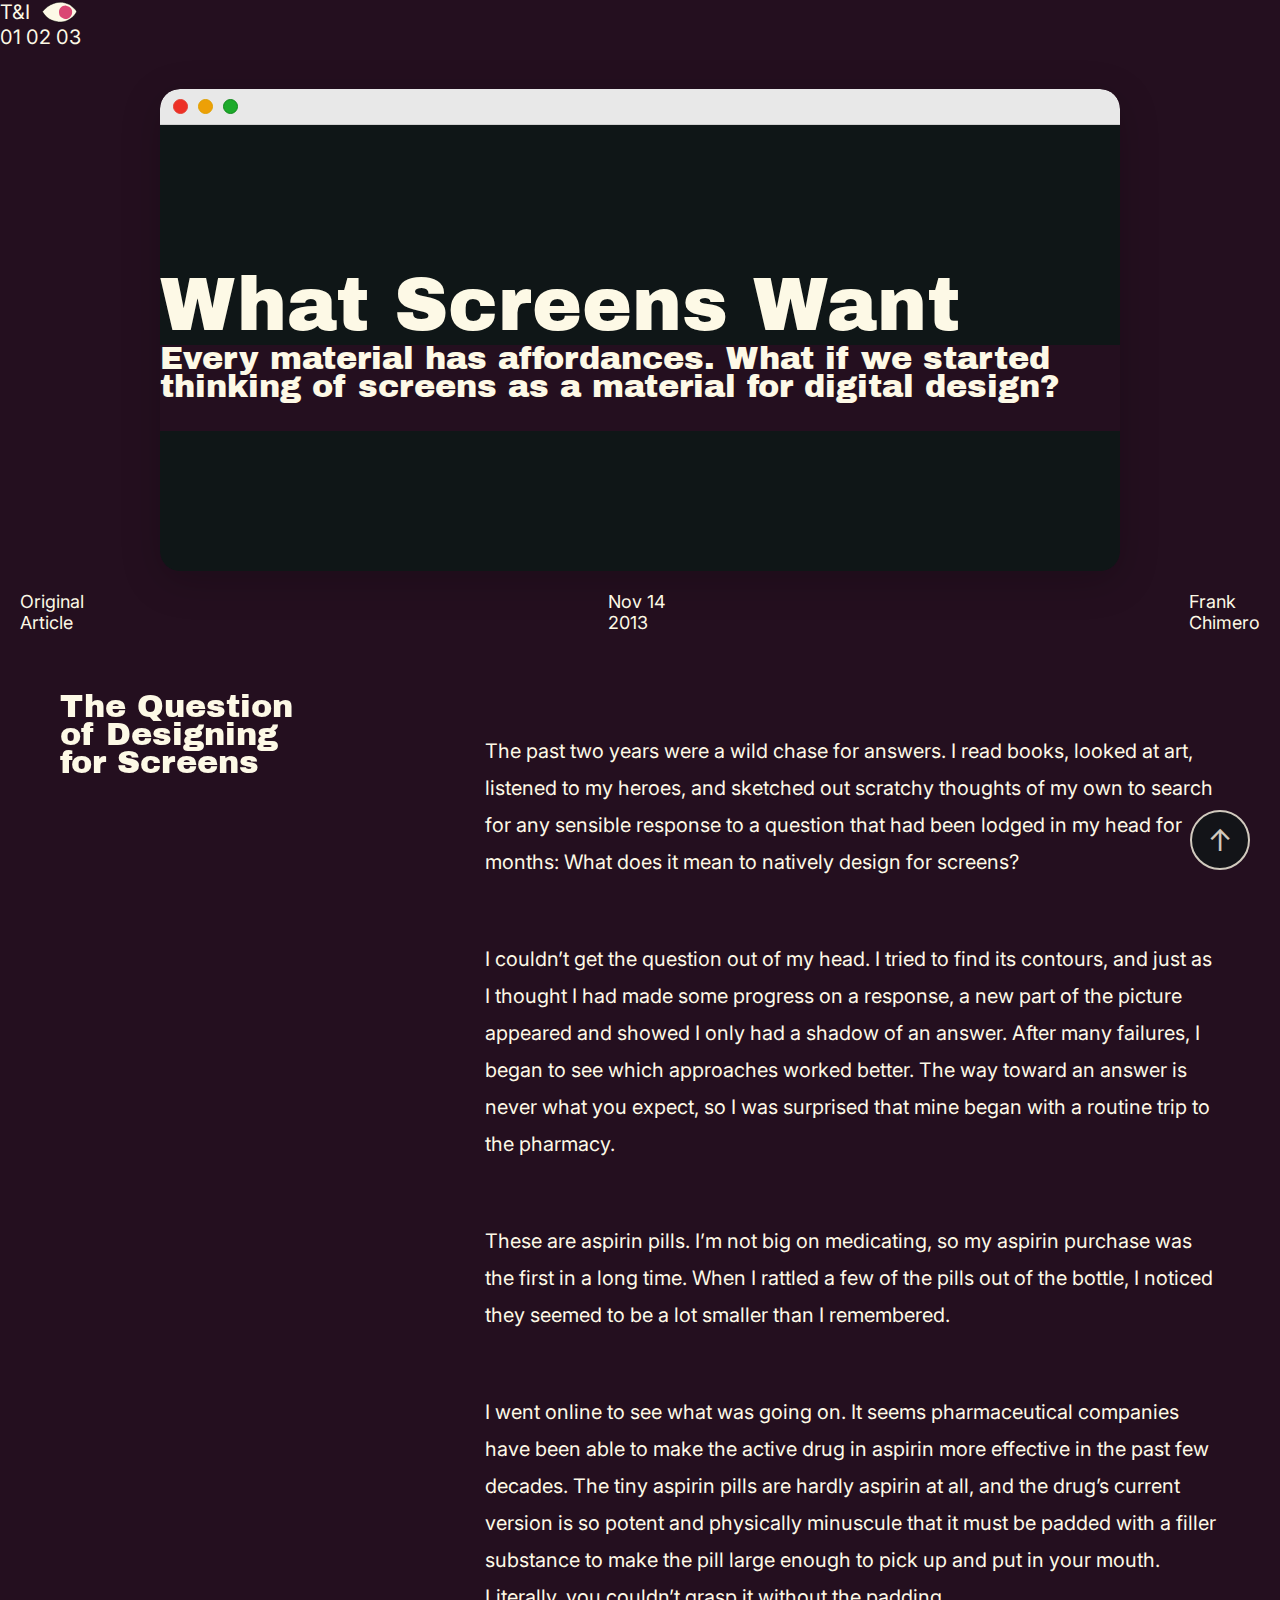
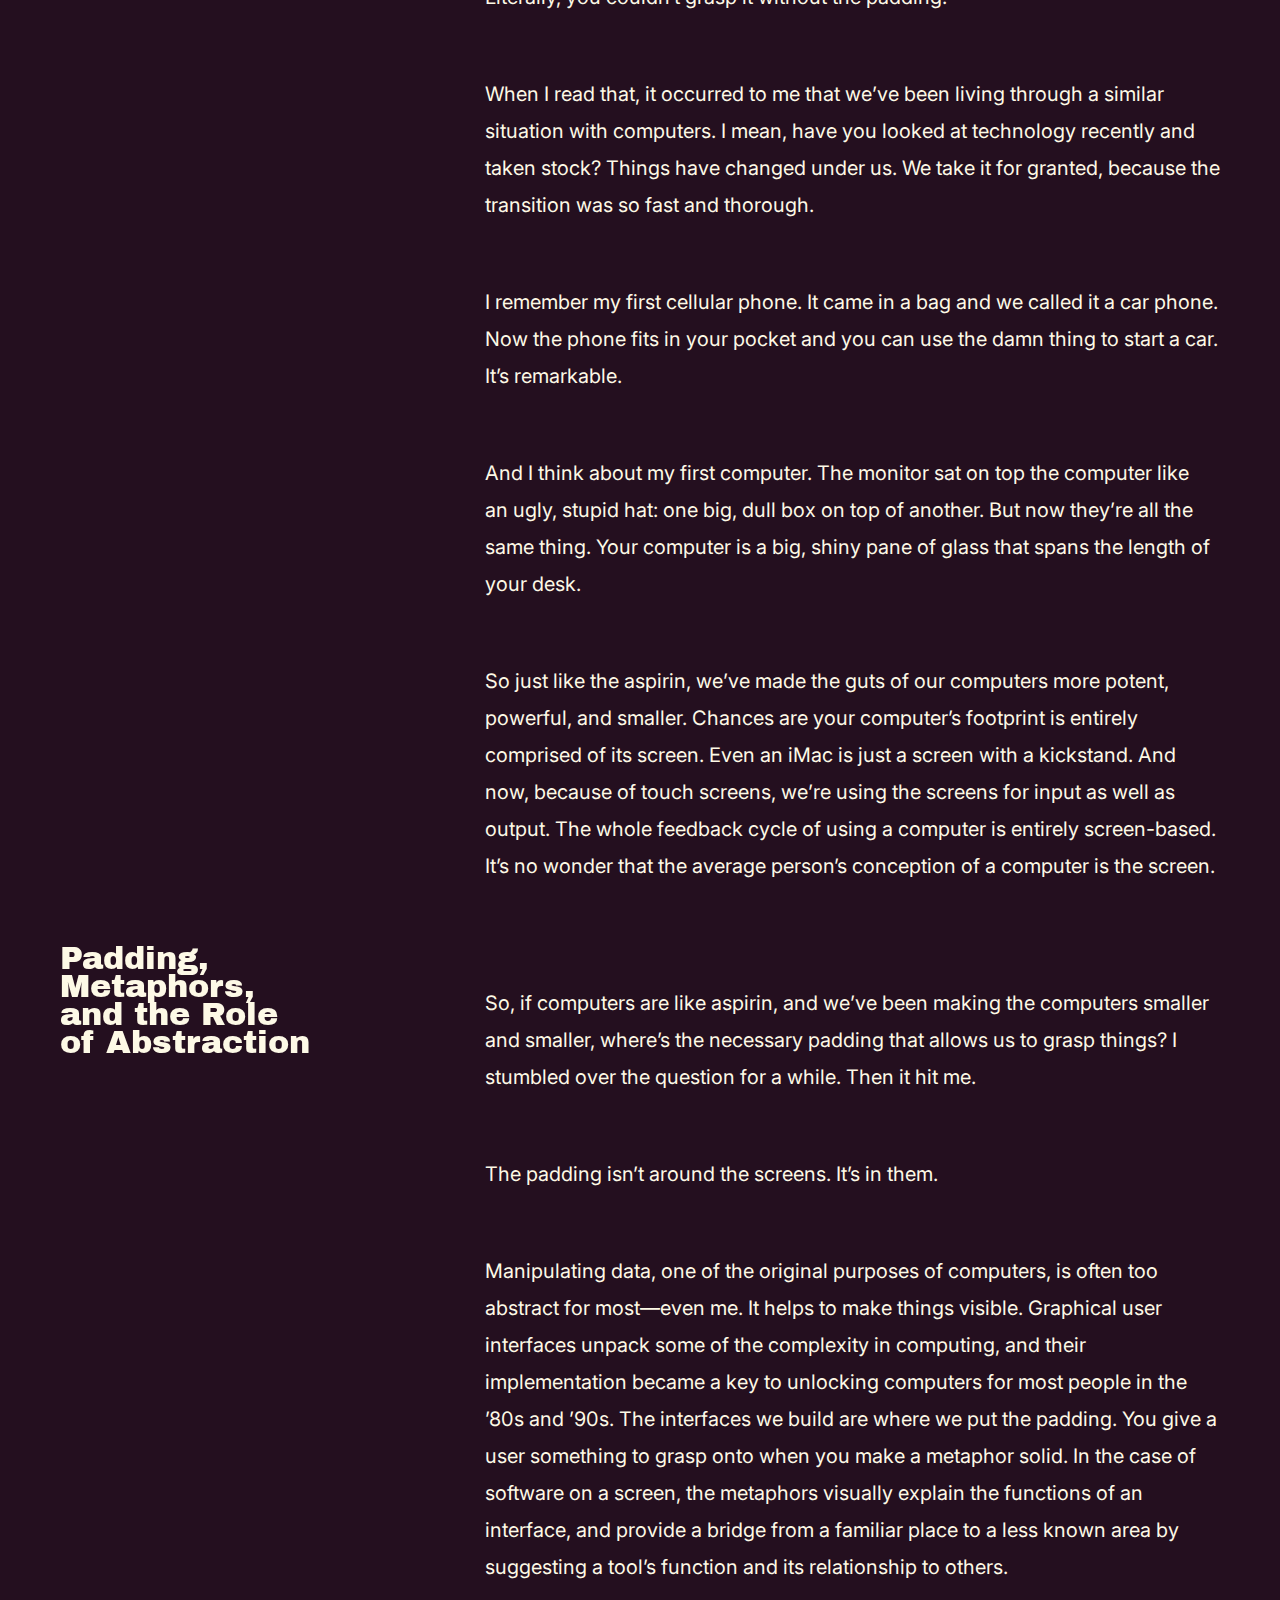
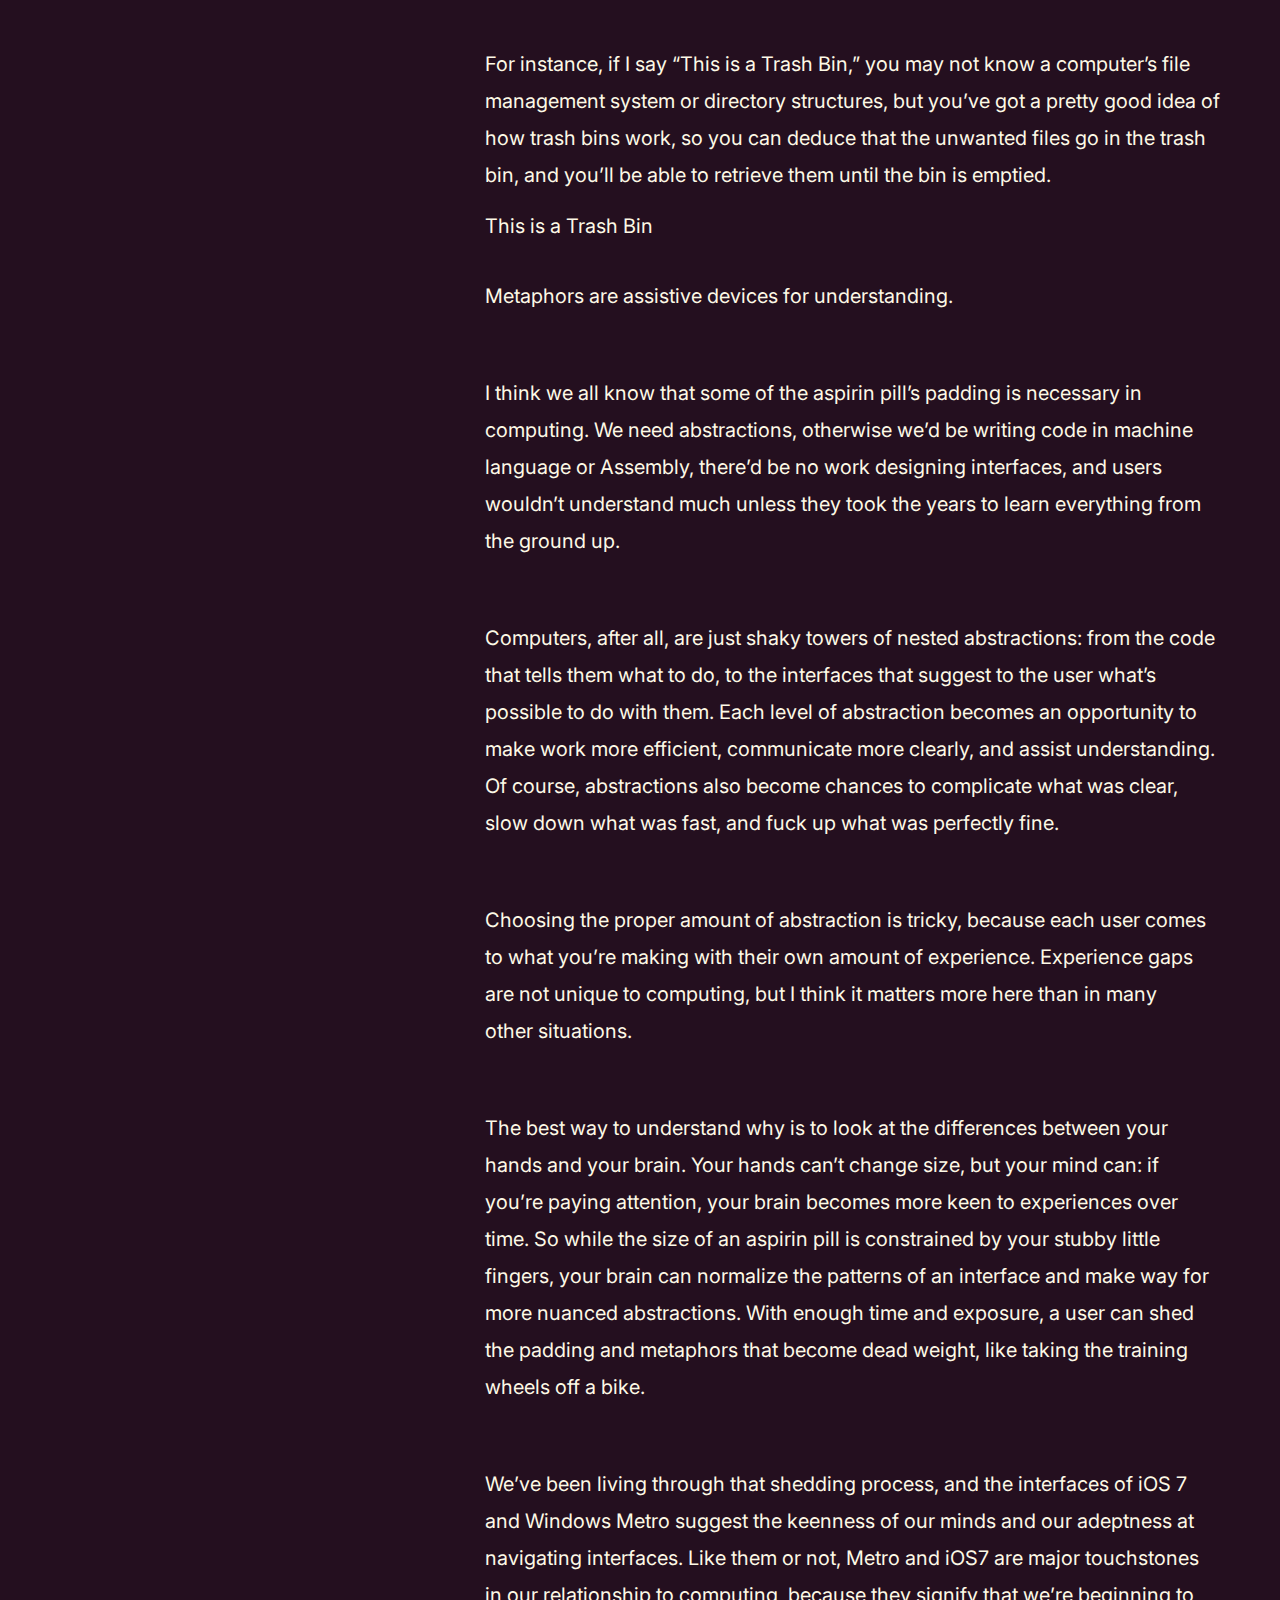
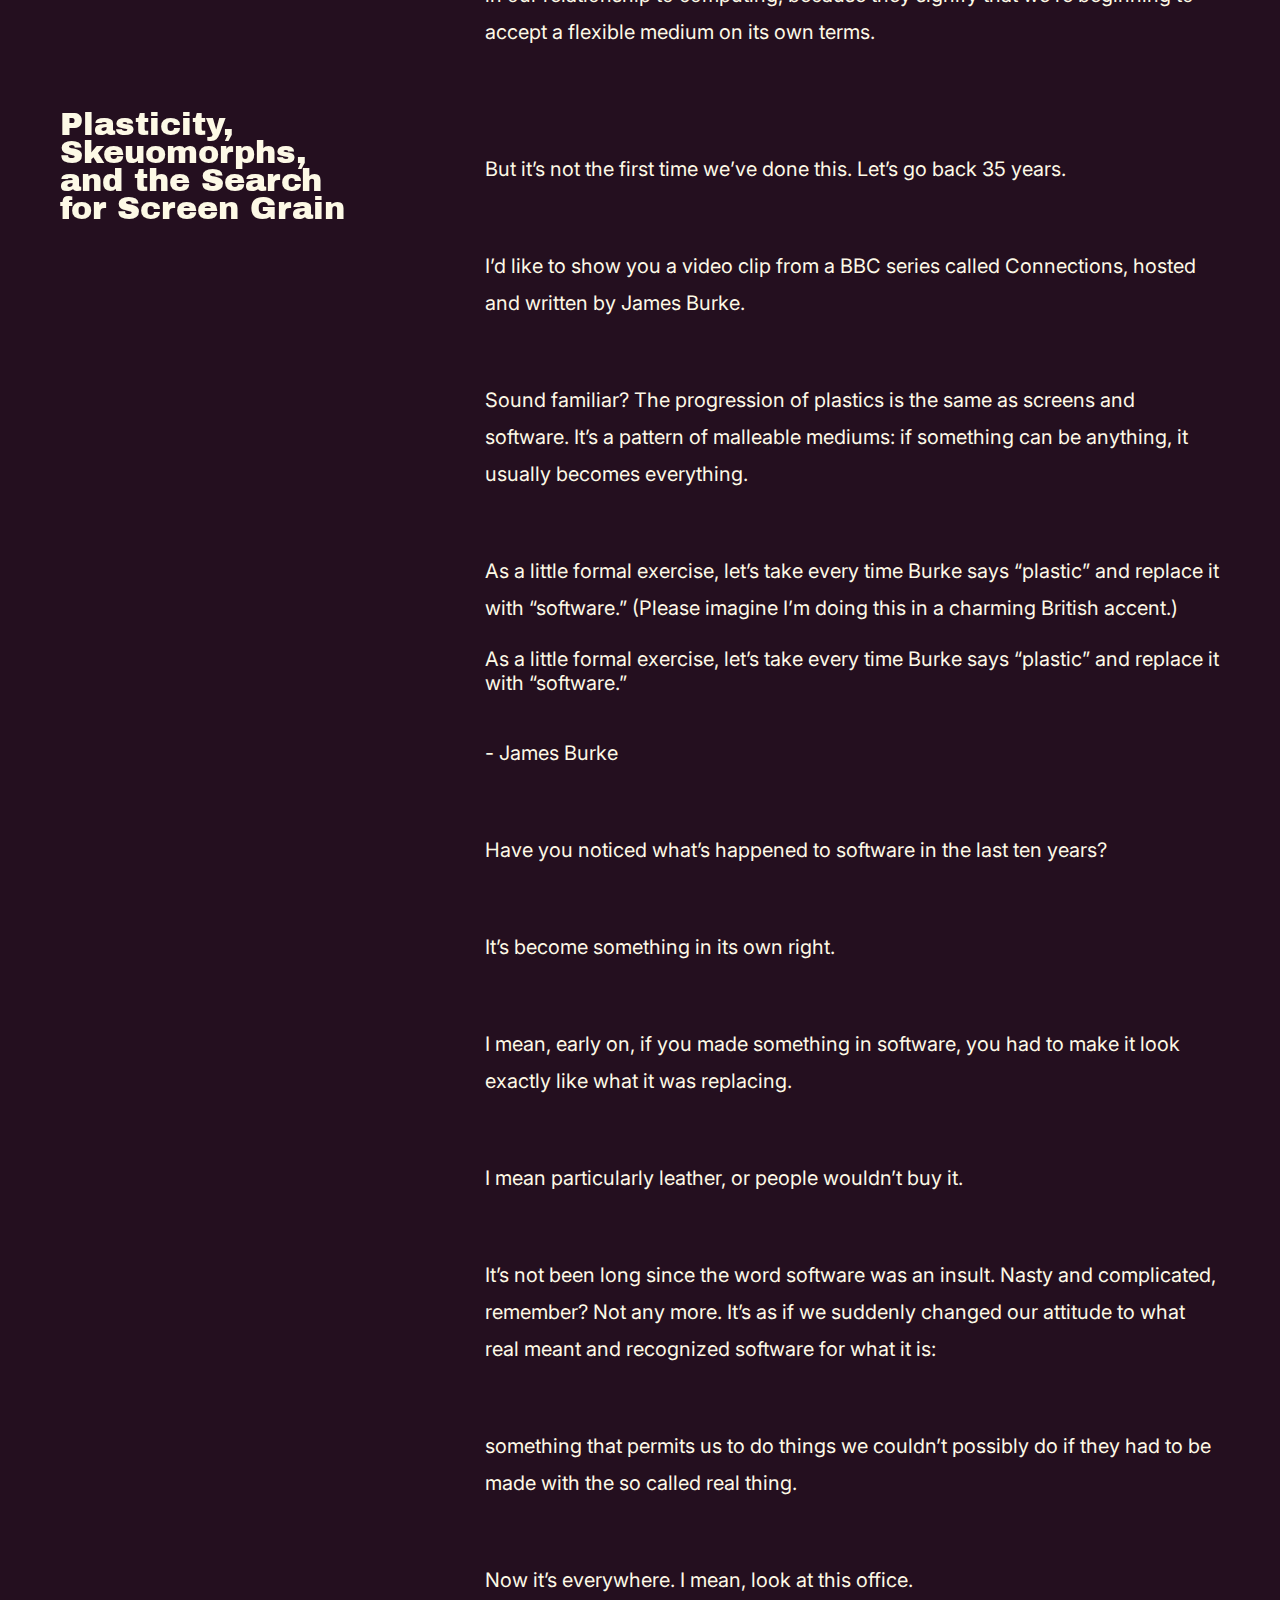
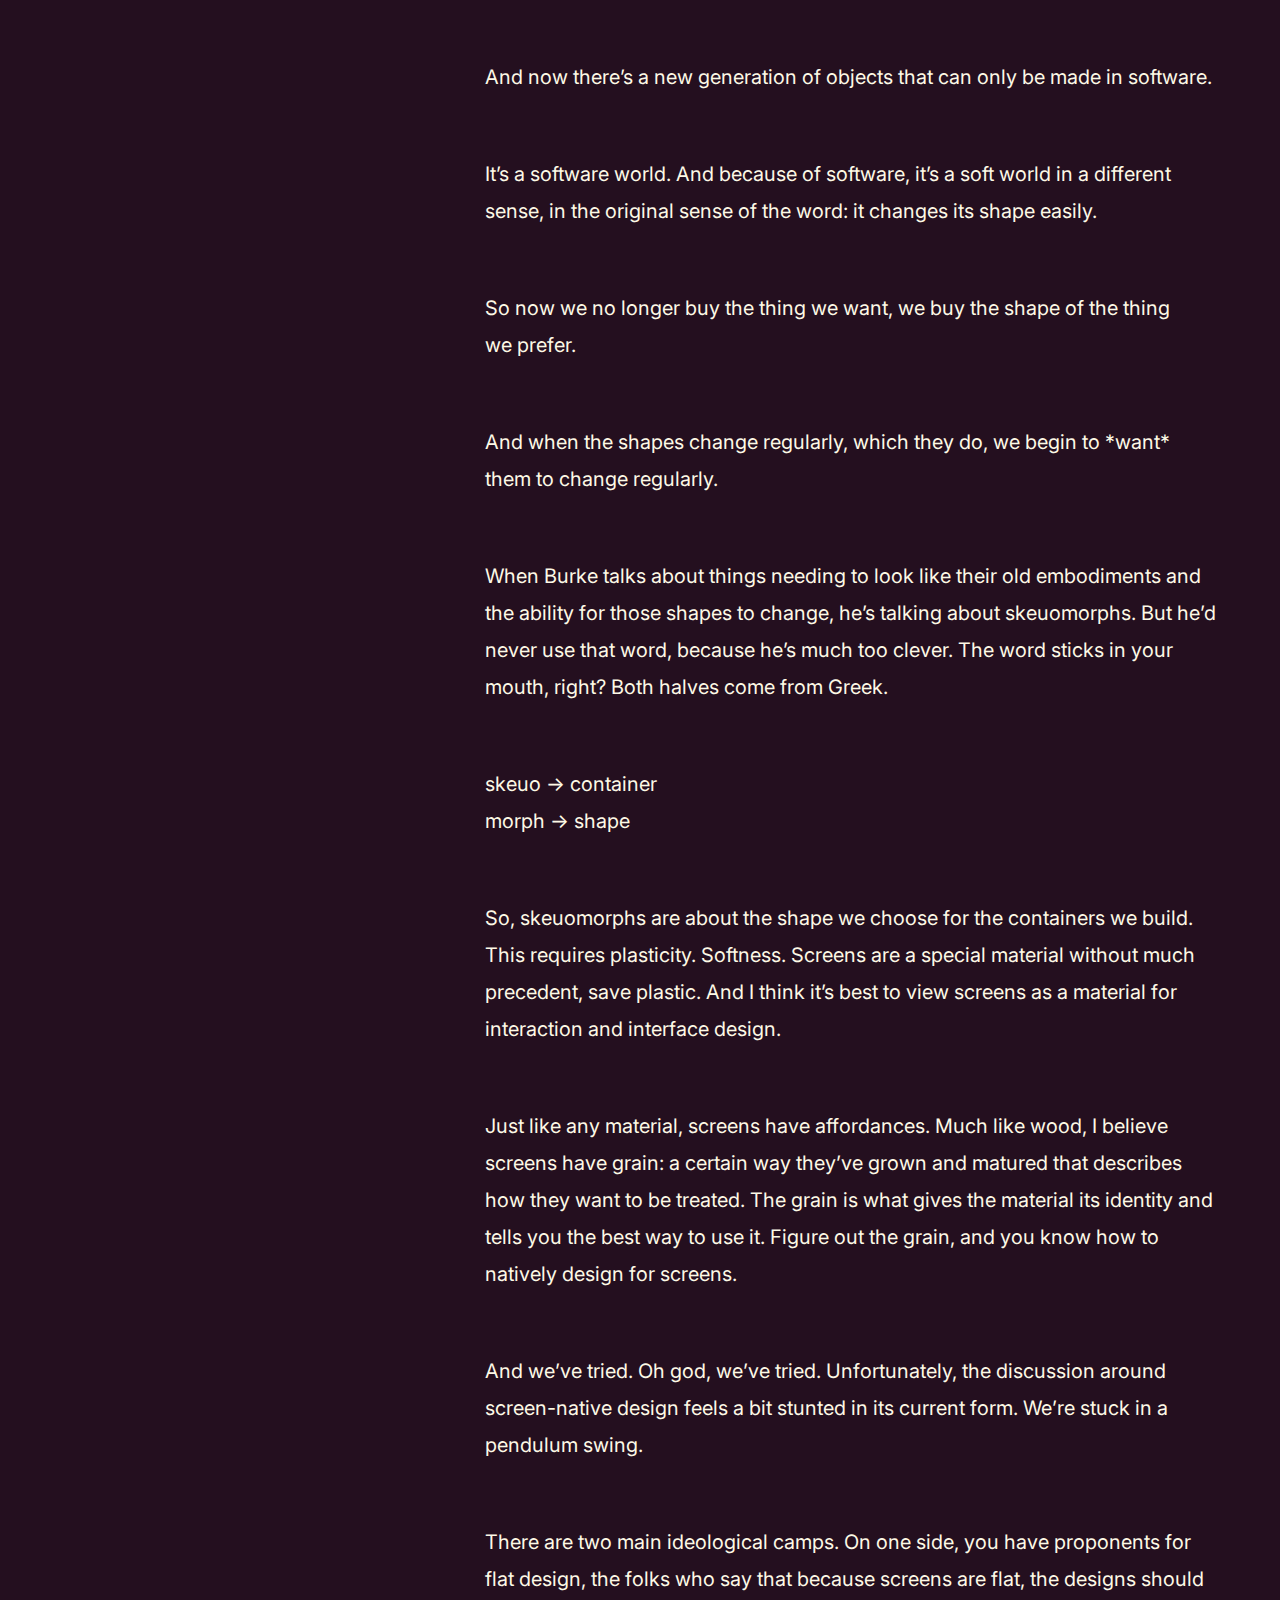
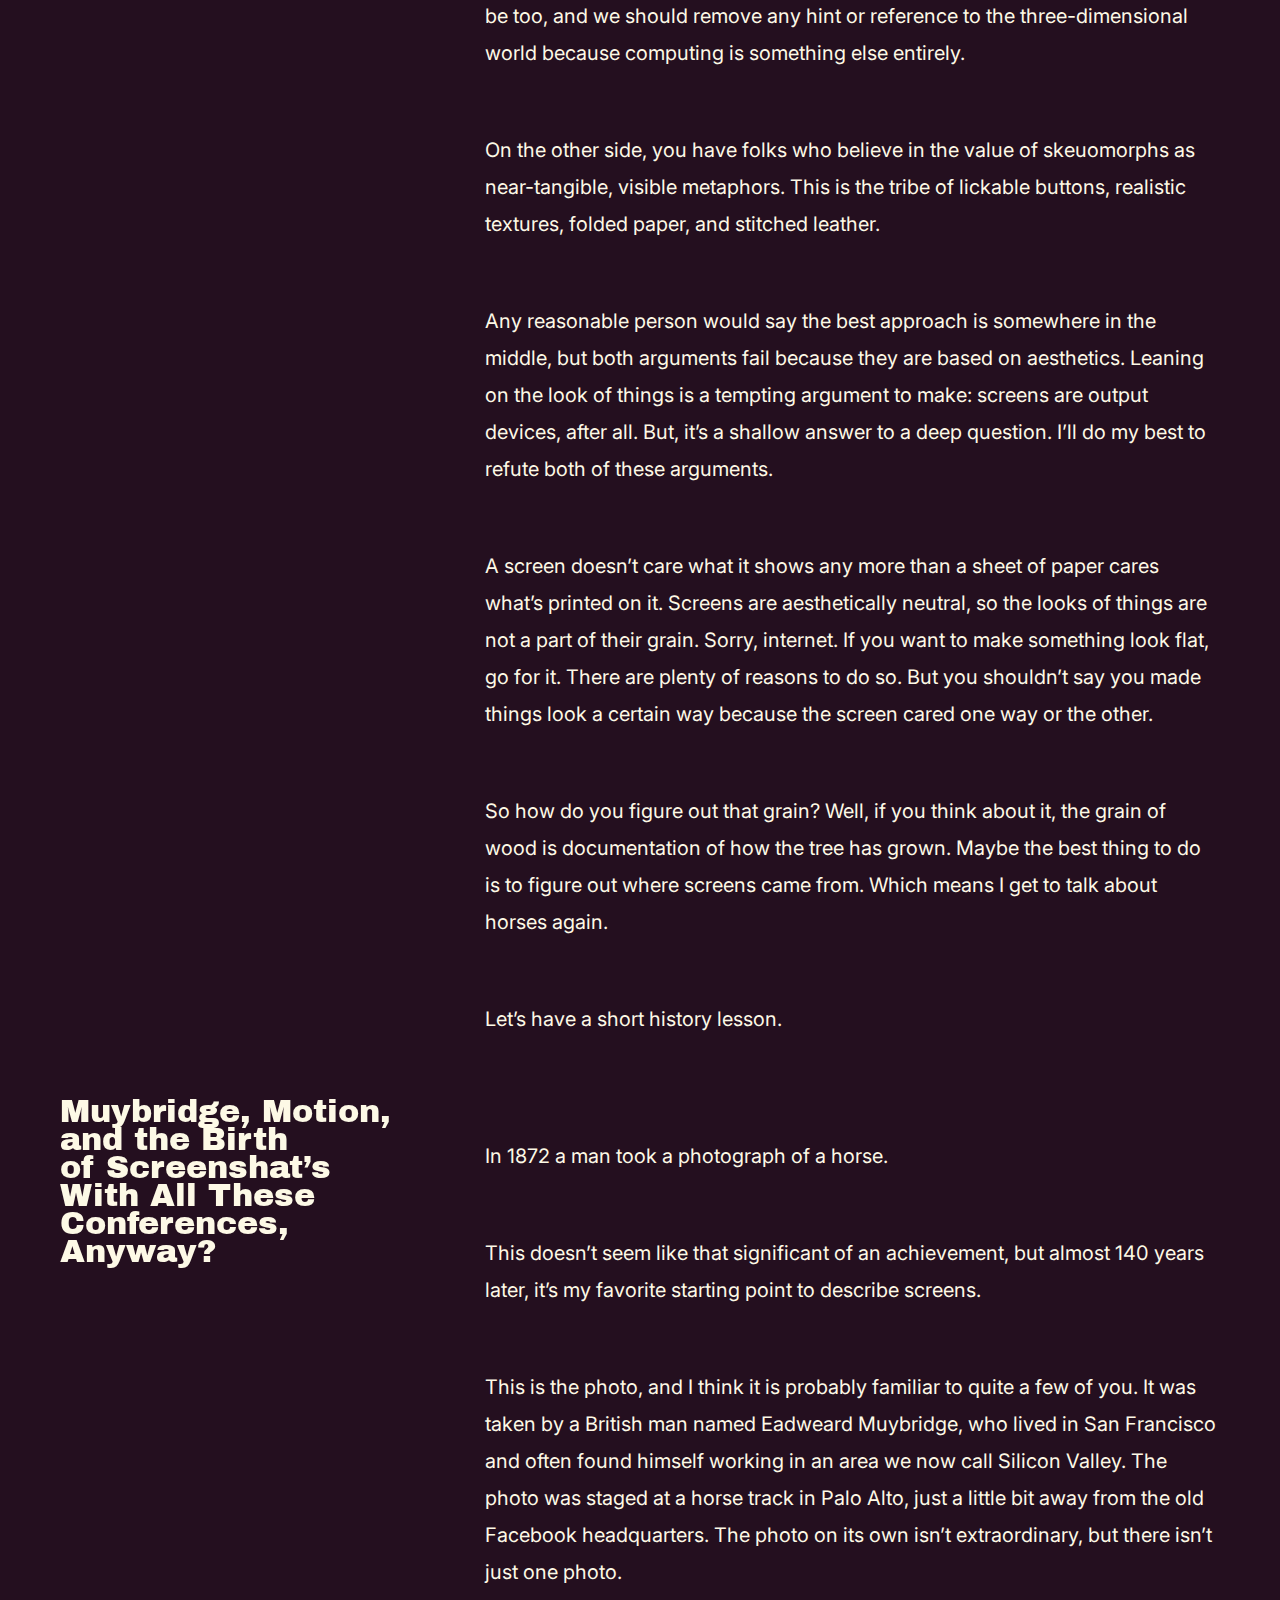
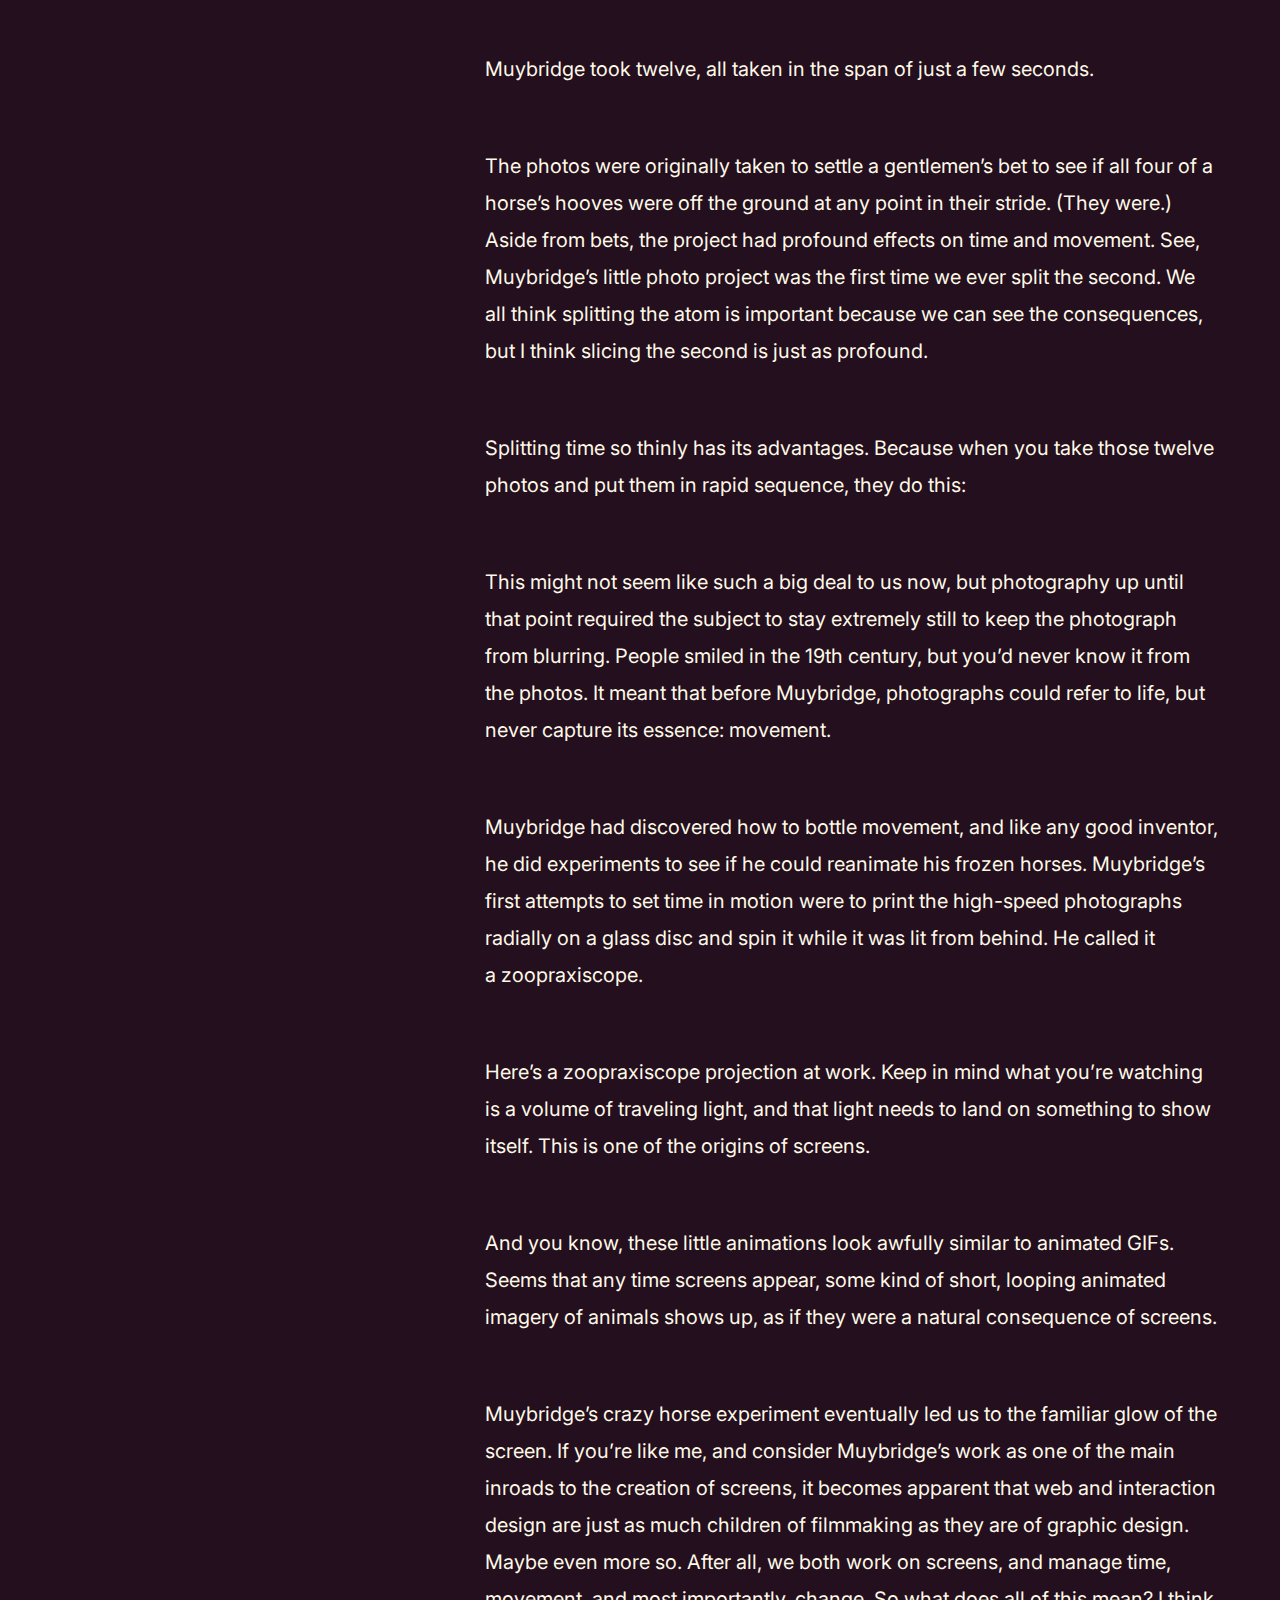
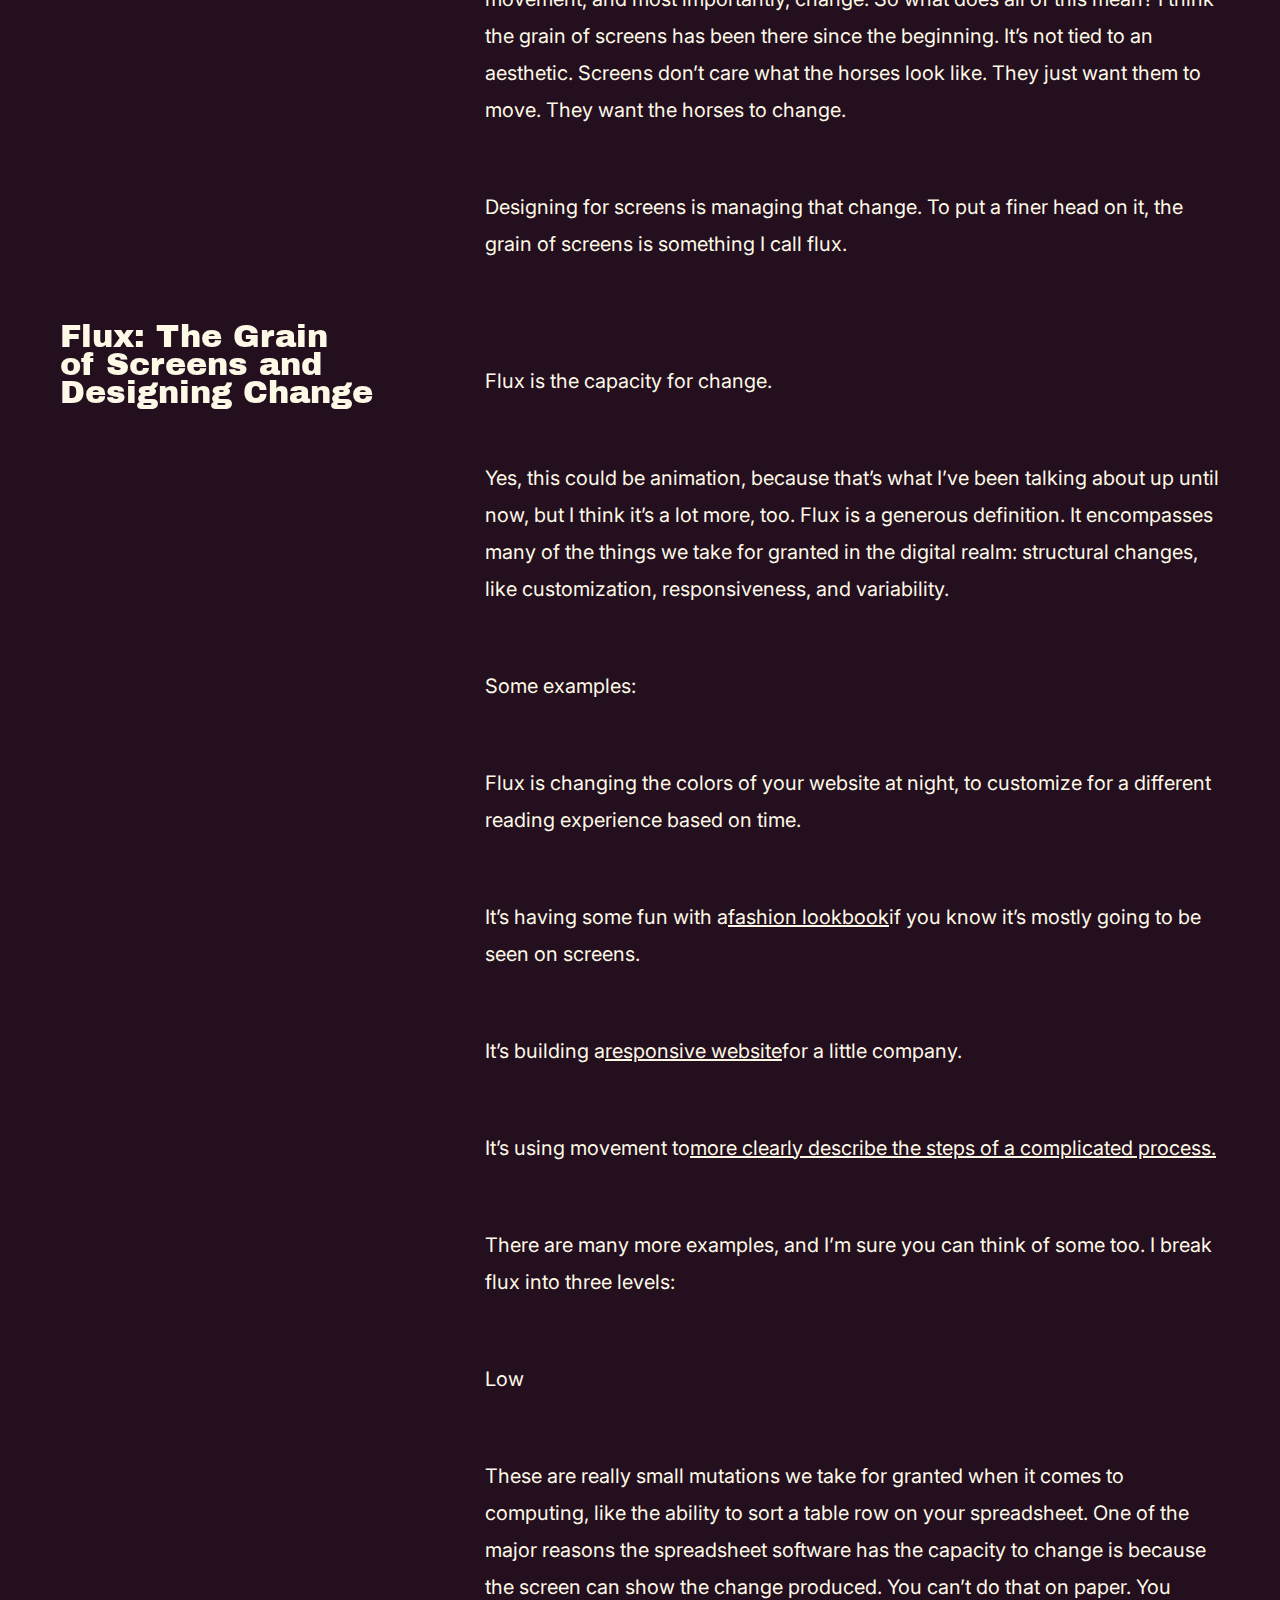
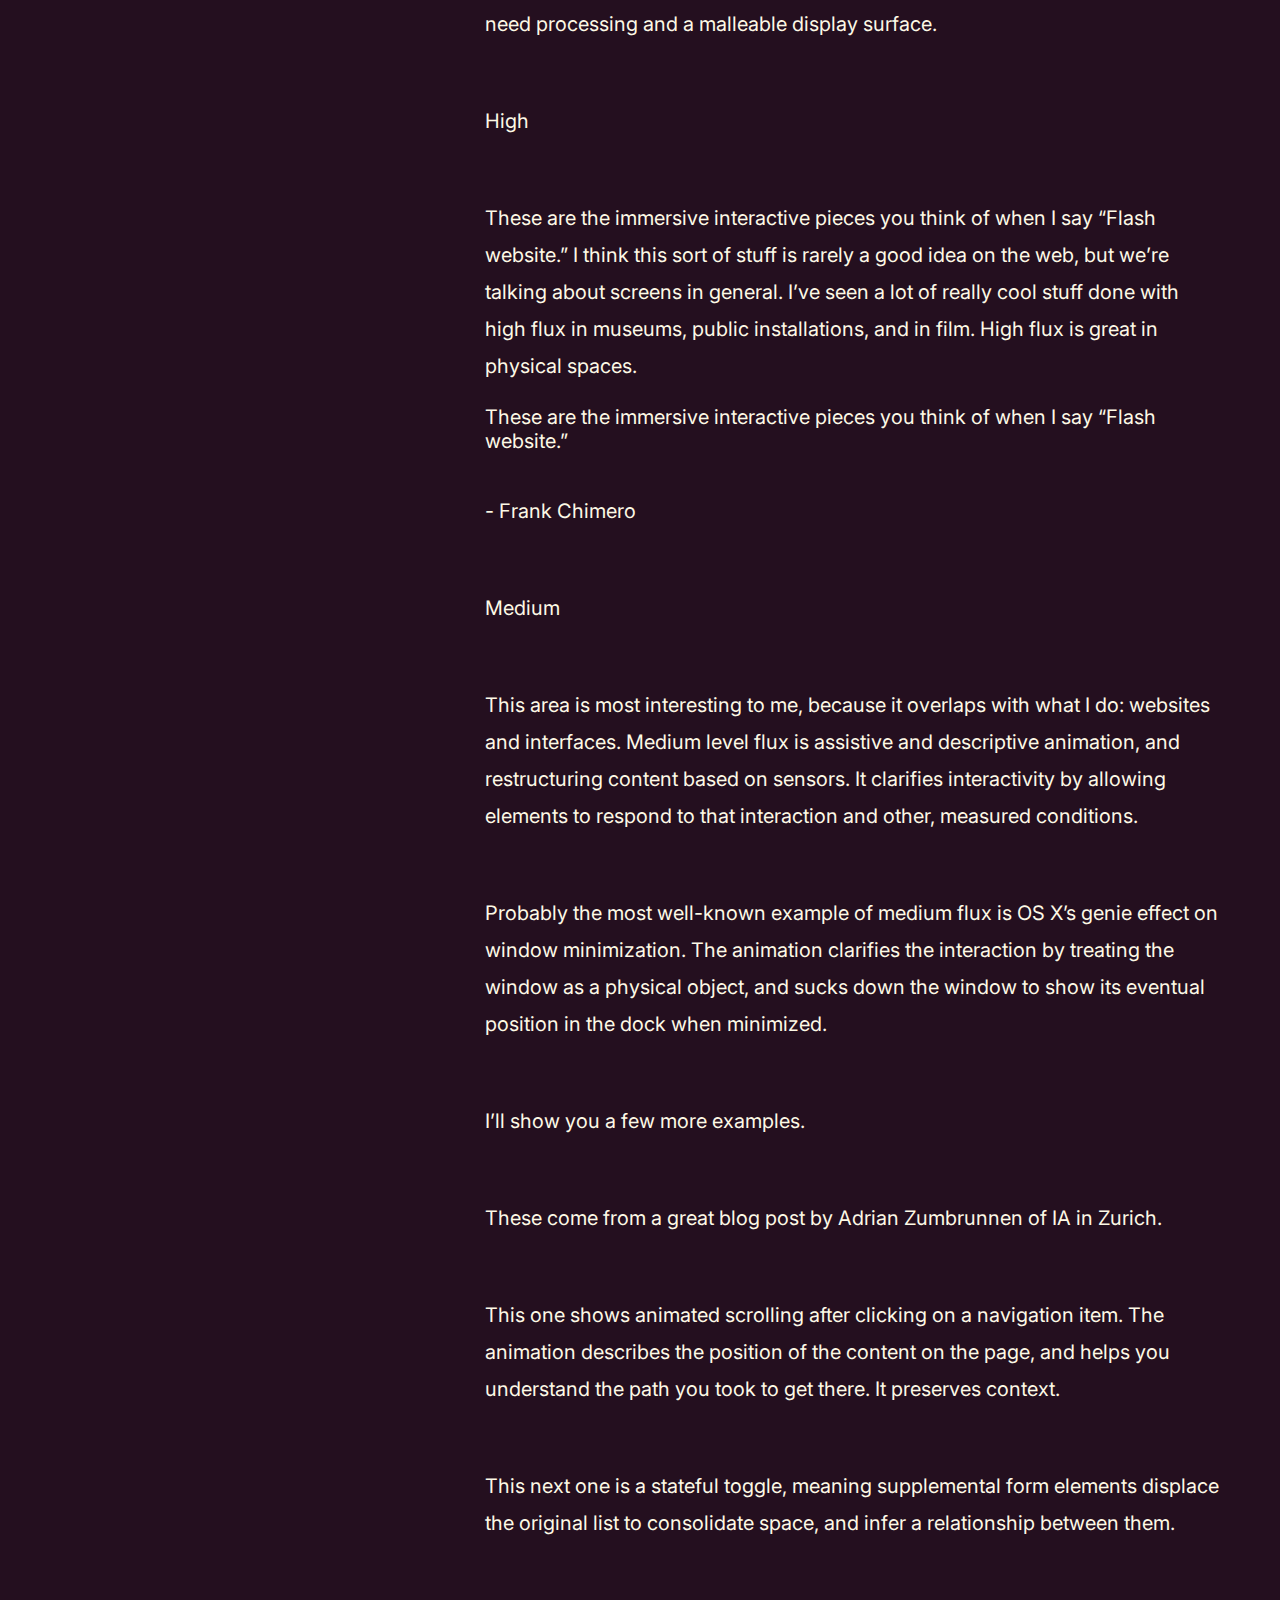
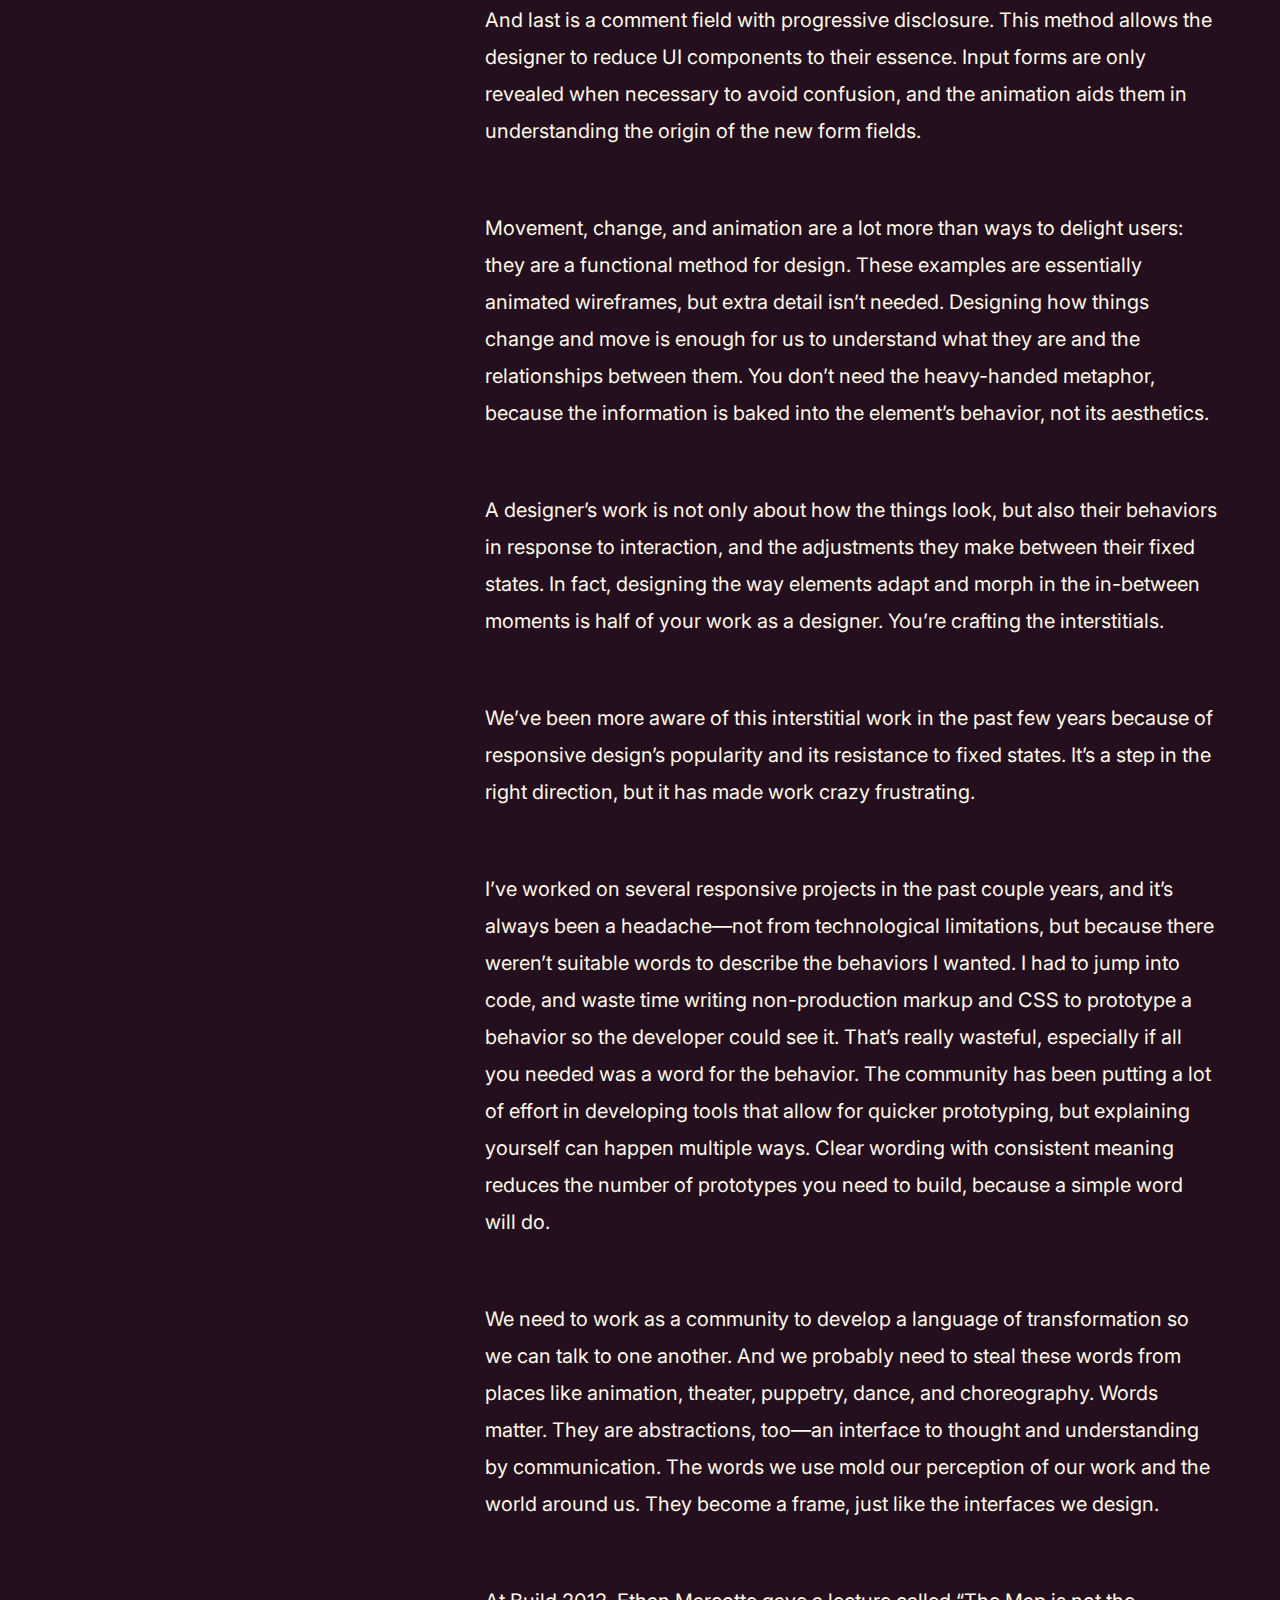
<file: what-screens-want/index.html>
<!doctype html>
<html>
	<head>
		<title>Binding</title>
		<meta name="viewport" content="width=device-width, initial-scale=1" />
		<style>
			@import '../reset.css' layer(reset);
			@import '../common.css' layer(common);
			@import '../what-screens-want/style.css' layer(style);
		</style>
	</head>
	<body>
			<nav>
				<ul class="main-nav">
					<li class="home">
						<a href="../index.html">T&I</a>
						<svg id="Layer_1" xmlns="http://www.w3.org/2000/svg" version="1.1" viewBox="0 0 422.63 259.48">
						<!-- Generator: Adobe Illustrator 29.8.1, SVG Export Plug-In . SVG Version: 2.1.1 Build 2)  -->
						<defs>
							<style>
							.st0 {
								fill: #fdf9e6;
								stroke: #000;
								stroke-miterlimit: 10;
								stroke-width: 5px;
							}

							.st1 {
								fill:  #da4773;
							}
							</style>
						</defs>
						<path class="st0" d="M26.09,124.98c-1.22-1.74,22.7-25.87,25.34-28.57,9.52-9.71,19.64-18.84,30.51-27.02,19.25-14.48,41.42-24.37,63.81-32.96,28.94-11.1,60.52-15.36,91.35-11.99,21.49,2.35,41.79,10.15,61.5,18.66,8.39,3.62,17.43,6.61,24.57,12.44,6.19,5.06,11.39,11.1,17.78,15.95s13.26,9.6,18.85,15.62c6.14,6.6,12.27,13.21,18.4,19.82l9.03,16.63-11.4,20.43c-17.2,30.81-48.32,50.28-77.45,68.42l-22.79,9.97c-19.1,8.35-43.33,10.43-63.91,10.39-5.74-.01-11.49-.27-17.19-.98-6.95-.86-13.81-2.37-20.65-3.88-10.98-2.42-21.97-4.84-32.71-8.18-27.21-8.46-52.56-23.47-73.57-42.66-16.65-15.21-28.55-33.8-41.45-52.09Z"/>
						<path class="st1" d="M200.99,117.95c-1.39,15.82,1.85,39.67,11.65,52.89,6.53,8.82,16.5,14.9,26.06,19.94,10.27,5.42,19.54,9.91,31.39,9.61,7.3-.18,14.75-.78,21.74-3.02s12.66-6.97,18.96-10.85l14.92-14.92c9.17-9.17,12.82-25.83,13.65-38.15.55-8.22.41-16.57-1.57-24.57-4.03-16.32-16.67-28.47-30.54-36.98-9.22-5.66-18.99-11.07-29.73-12.33-21.11-2.48-45.56,5.59-59.99,21.21-10.47,11.34-15.38,24.02-16.53,37.17Z"/>
						</svg>
					</li>
					<li class="tabs">
						<a href="../what-is-code/index.html">01</a>
						<a href="../post-identity/index.html">02</a>
						<a class="active" href="../what-screens-want/index.html">03</a>
					</li>
				</ul>
			</nav>
		<main>
			<article>
				<section> 
					<section class="title">
					<section class="top-bar">
						<ul class="circles">
							<li class="circle red"></li>
							<li class="circle yellow"></li>
							<li class="circle green"></li>
						</ul>
					</section>
					<section class="screen">
						<section id="top">
						<h1 class="third-title">What Screens Want</h1>
						<h2 class="third-sub">
							Every material has affordances. What if we started thinking of screens as a material for digital design?
						</h2>
						</section>
					</section>
					</section>
				</section>
					<!-- </section> -->
						<ul class="list-items">
                    		<li><a href="https://www.bloomberg.com/graphics/2015-paul-ford-what-is-code/?embedded-checkout=true">Original<br>Article</a></li>
                    		<li>Nov 14<br>2013</li>
                    		<li><a href="https://en.wikipedia.org/wiki/Paul_Ford_(technologist)">Frank<br>Chimero</a></li>
                		</ul>
					<section class="text-container">
						<section class="section-title">
							<h2 class="one"> The Question of Designing for Screens </h2>
							</section>
							<section class="1.1-text">
								<p class="link">
									<a href="../what-screens-want/index.html">↑</a>
								</p>
								<p>
									The past two years were a wild chase for answers. I read books, looked at art, listened to my heroes, and sketched out scratchy thoughts of my own to search for any sensible response to a question that had been lodged in my head for months: What does it mean to natively design for screens?
								</p>
								<p>
									I couldn’t get the question out of my head. I tried to find its contours, and just as I thought I had made some progress on a response, a new part of the picture appeared and showed I only had a shadow of an answer. After many failures, I began to see which approaches worked better. The way toward an answer is never what you expect, so I was surprised that mine began with a routine trip to the pharmacy.
								</p>
								<p>
									These are aspirin pills. I’m not big on medicating, so my aspirin purchase was the first in a long time. When I rattled a few of the pills out of the bottle, I noticed they seemed to be a lot smaller than I remembered.
								</p>
								<p>
									I went online to see what was going on. It seems pharmaceutical companies have been able to make the active drug in aspirin more effective in the past few decades. The tiny aspirin pills are hardly aspirin at all, and the drug’s current version is so potent and physically minuscule that it must be padded with a filler substance to make the pill large enough to pick up and put in your mouth. Literally, you couldn’t grasp it without the padding.
								</p>
								<p>
									When I read that, it occurred to me that we’ve been living through a similar situation with computers. I mean, have you looked at technology recently and taken stock? Things have changed under us. We take it for granted, because the transition was so fast and thorough.
								</p>
								<p>
									I remember my first cellular phone. It came in a bag and we called it a car phone. Now the phone fits in your pocket and you can use the damn thing to start a car. It’s remarkable.
								</p>
								<p>
									And I think about my first computer. The monitor sat on top the computer like an ugly, stupid hat: one big, dull box on top of another. But now they’re all the same thing. Your computer is a big, shiny pane of glass that spans the length of your desk.
								</p>
								<p>
									So just like the aspirin, we’ve made the guts of our computers more potent, powerful, and smaller. Chances are your computer’s footprint is entirely comprised of its screen. Even an iMac is just a screen with a kickstand. And now, because of touch screens, we’re using the screens for input as well as output. The whole feedback cycle of using a computer is entirely screen-based. It’s no wonder that the average person’s conception of a computer is the screen.
								</p>
							</section>
					</section>
					<section class="text-container">
						<section class="section-title">
							<h2 class="one"> Padding, Metaphors, and the Role of Abstraction </h2>
						</section>
						<section class="1.2-text">
							<p>
								So, if computers are like aspirin, and we’ve been making the computers smaller and smaller, where’s the necessary padding that allows us to grasp things? I stumbled over the question for a while. Then it hit me.
							</p>
							<p id="pad">
								The padding isn’t around the screens. It’s in them.
							</p>
							<p>
								Manipulating data, one of the original purposes of computers, is often too abstract for most—even me. It helps to make things visible. Graphical user interfaces unpack some of the complexity in computing, and their implementation became a key to unlocking computers for most people in the ’80s and ’90s. The interfaces we build are where we put the padding. You give a user something to grasp onto when you make a metaphor solid. In the case of software on a screen, the metaphors visually explain the functions of an interface, and provide a bridge from a familiar place to a less known area by suggesting a tool’s function and its relationship to others.
							</p>
							<p>
								For instance, if I say “This is a Trash Bin,” you may not know a computer’s file management system or directory structures, but you’ve got a pretty good idea of how trash bins work, so you can deduce that the unwanted files go in the trash bin, and you’ll be able to retrieve them until the bin is emptied.
							</p>
							<blockquote>
                        		This is a Trash Bin
                    		</blockquote>
							<p>
								Metaphors are assistive devices for understanding.
							</p>
							<p>
								I think we all know that some of the aspirin pill’s padding is necessary in computing. We need abstractions, otherwise we’d be writing code in machine language or Assembly, there’d be no work designing interfaces, and users wouldn’t understand much unless they took the years to learn everything from the ground up.
							</p>
							<p>
								Computers, after all, are just shaky towers of nested abstractions: from the code that tells them what to do, to the interfaces that suggest to the user what’s possible to do with them. Each level of abstraction becomes an opportunity to make work more efficient, communicate more clearly, and assist understanding. Of course, abstractions also become chances to complicate what was clear, slow down what was fast, and fuck up what was perfectly fine.
							</p>
							<p>
								Choosing the proper amount of abstraction is tricky, because each user comes to what you’re making with their own amount of experience. Experience gaps are not unique to computing, but I think it matters more here than in many other situations.
							</p>
							<p>
								The best way to understand why is to look at the differences between your hands and your brain. Your hands can’t change size, but your mind can: if you’re paying attention, your brain becomes more keen to experiences over time. So while the size of an aspirin pill is constrained by your stubby little fingers, your brain can normalize the patterns of an interface and make way for more nuanced abstractions. With enough time and exposure, a user can shed the padding and metaphors that become dead weight, like taking the training wheels off a bike.
							</p>
							<p>
								We’ve been living through that shedding process, and the interfaces of iOS 7 and Windows Metro suggest the keenness of our minds and our adeptness at navigating interfaces. Like them or not, Metro and iOS7 are major touchstones in our relationship to computing, because they signify that we’re beginning to accept a flexible medium on its own terms.
							</p>
						</section>
					</section>
					<section class="text-container">
						<section class="section-title">
							<h2 class="one"> 
								Plasticity, Skeuomorphs, and the Search for Screen Grain 
							</h2>
						</section>
						<section class="1.3-text">
							 <p>
								But it’s not the first time we’ve done this. Let’s go back 35 years.
							</p>
							<p>
								I’d like to show you a video clip from a BBC series called Connections, hosted and written by James Burke.
							</p>
							<p>
								Sound familiar? The progression of plastics is the same as screens and software. It’s a pattern of malleable mediums: if something can be anything, it usually becomes everything.
							</p>
							<p>
								As a little formal exercise, let’s take every time Burke says “plastic” and replace it with “software.” (Please imagine I’m doing this in a charming British accent.)
							</p>
							<blockquote>
                        		As a little formal exercise, let’s take every time Burke says “plastic” and replace it with “software.”
                    		</blockquote>
							<p class="person">
									- James Burke
								</p>
							<p id="pad">
								Have you noticed what’s happened to software in the last ten years?
							</p>
							<p id="pad">
								It’s become something in its own right.
							</p>
							<p id="pad">
								I mean, early on, if you made something in software, you had to make it look exactly like what it was replacing.
							</p>
							<p id="pad">
								I mean particularly leather, or people wouldn’t buy it.
							</p>
							<p id="pad">
								It’s not been long since the word software was an insult. Nasty and complicated, remember? Not any more. It’s as if we suddenly changed our attitude to what real meant and recognized software for what it is:
							</p>
							<p id="pad">
								something that permits us to do things we couldn’t possibly do if they had to be made with the so called real thing.
							</p>
							<p id="pad">
								Now it’s everywhere. I mean, look at this office.
							<p id="pad">
								And now there’s a new generation of objects that can only be made in software.
							</p>
							<p id="pad">
								It’s a software world. And because of software, it’s a soft world in a different sense, in the original sense of the word: it changes its shape easily.
							</p>
							<p id="pad">
								So now we no longer buy the thing we want, we buy the shape of the thing we prefer.
							</p>
							<p id="pad">
								And when the shapes change regularly, which they do, we begin to *want* them to change regularly.
							</p>
							<p>
								When Burke talks about things needing to look like their old embodiments and the ability for those shapes to change, he’s talking about skeuomorphs. But he’d never use that word, because he’s much too clever. The word sticks in your mouth, right? Both halves come from Greek.
							</p>
							<p id="pad">
								skeuo → container <br> morph → shape
							</p>
							<p>
								So, skeuomorphs are about the shape we choose for the containers we build. This requires plasticity. Softness. Screens are a special material without much precedent, save plastic. And I think it’s best to view screens as a material for interaction and interface design.
							</p>
							<p>
								Just like any material, screens have affordances. Much like wood, I believe screens have grain: a certain way they’ve grown and matured that describes how they want to be treated. The grain is what gives the material its identity and tells you the best way to use it. Figure out the grain, and you know how to natively design for screens.
							</p>
							<p>
								And we’ve tried. Oh god, we’ve tried. Unfortunately, the discussion around screen-native design feels a bit stunted in its current form. We’re stuck in a pendulum swing.
							</p>
							<p>
								There are two main ideological camps. On one side, you have proponents for flat design, the folks who say that because screens are flat, the designs should be too, and we should remove any hint or reference to the three-dimensional world because computing is something else entirely.
							</p>
							<p>
								On the other side, you have folks who believe in the value of skeuomorphs as near-tangible, visible metaphors. This is the tribe of lickable buttons, realistic textures, folded paper, and stitched leather.
							</p>
							<p>
								Any reasonable person would say the best approach is somewhere in the middle, but both arguments fail because they are based on aesthetics. Leaning on the look of things is a tempting argument to make: screens are output devices, after all. But, it’s a shallow answer to a deep question. I’ll do my best to refute both of these arguments.
							</p>
							<p>
								A screen doesn’t care what it shows any more than a sheet of paper cares what’s printed on it. Screens are aesthetically neutral, so the looks of things are not a part of their grain. Sorry, internet. If you want to make something look flat, go for it. There are plenty of reasons to do so. But you shouldn’t say you made things look a certain way because the screen cared one way or the other.
							</p>
							<p>
								So how do you figure out that grain? Well, if you think about it, the grain of wood is documentation of how the tree has grown. Maybe the best thing to do is to figure out where screens came from. Which means I get to talk about horses again.
							</p>
							<p>
								Let’s have a short history lesson.
							</p>
						</section>
					</section>
					<section class="text-container">
						<section class="section-title">
							<h2 class="one"> Muybridge, Motion, and the Birth of Screenshat’s With All These Conferences, Anyway?
							</h2>
						</section>
						<section class="1.4-text">
							<p>
								In 1872 a man took a photograph of a horse.
							</p>
							<p>
								This doesn’t seem like that significant of an achievement, but almost 140 years later, it’s my favorite starting point to describe screens.
							</p>
							<p>
								This is the photo, and I think it is probably familiar to quite a few of you. It was taken by a British man named Eadweard Muybridge, who lived in San Francisco and often found himself working in an area we now call Silicon Valley. The photo was staged at a horse track in Palo Alto, just a little bit away from the old Facebook headquarters. The photo on its own isn’t extraordinary, but there isn’t just one photo.
							</p>
							<p>
								Muybridge took twelve, all taken in the span of just a few seconds.
							</p>
							<p>
								The photos were originally taken to settle a gentlemen’s bet to see if all four of a horse’s hooves were off the ground at any point in their stride. (They were.) Aside from bets, the project had profound effects on time and movement. See, Muybridge’s little photo project was the first time we ever split the second. We all think splitting the atom is important because we can see the consequences, but I think slicing the second is just as profound.
							</p>
							<p>
								Splitting time so thinly has its advantages. Because when you take those twelve photos and put them in rapid sequence, they do this:
							</p>
							<p>
								This might not seem like such a big deal to us now, but photography up until that point required the subject to stay extremely still to keep the photograph from blurring. People smiled in the 19th century, but you’d never know it from the photos. It meant that before Muybridge, photographs could refer to life, but never capture its essence: movement.
							</p>
							<p>
								Muybridge had discovered how to bottle movement, and like any good inventor, he did experiments to see if he could reanimate his frozen horses. Muybridge’s first attempts to set time in motion were to print the high-speed photographs radially on a glass disc and spin it while it was lit from behind. He called it a zoopraxiscope.
							</p>
							<p>
								Here’s a zoopraxiscope projection at work. Keep in mind what you’re watching is a volume of traveling light, and that light needs to land on something to show itself. This is one of the origins of screens.
							</p>
							<p>
								And you know, these little animations look awfully similar to animated GIFs. Seems that any time screens appear, some kind of short, looping animated imagery of animals shows up, as if they were a natural consequence of screens.
							</p>
							<p>
								Muybridge’s crazy horse experiment eventually led us to the familiar glow of the screen. If you’re like me, and consider Muybridge’s work as one of the main inroads to the creation of screens, it becomes apparent that web and interaction design are just as much children of filmmaking as they are of graphic design. Maybe even more so. After all, we both work on screens, and manage time, movement, and most importantly, change. So what does all of this mean? I think the grain of screens has been there since the beginning. It’s not tied to an aesthetic. Screens don’t care what the horses look like. They just want them to move. They want the horses to change.
							</p>
							<p>
								Designing for screens is managing that change. To put a finer head on it, the grain of screens is something I call flux.
							</p>
						</section>
					</section>
					<section class="text-container">
						<section class="section-title">
							<h2 class="one"> 
								Flux: The Grain of Screens and Designing Change  
							</h2>
						</section>
						<section class="1.5-text">
							 <p id="pad">
                    			Flux is the capacity for change.
							</p>
							<p>
								Yes, this could be animation, because that’s what I’ve been talking about up until now, but I think it’s a lot more, too. Flux is a generous definition. It encompasses many of the things we take for granted in the digital realm: structural changes, like customization, responsiveness, and variability.
							</p>
							<p>
								Some examples:
							</p>
							<p id="pad">
								Flux is changing the colors of your website at night, to customize for a different reading experience based on time.
							</p>
							<p id="pad">
								It’s having some fun with a<a class="link01"href="http://www.thehill-side.com/lookbooks/ss-2013">fashion lookbook</a>if you know it’s mostly going to be seen on screens.
							</p>
							<!-- link above does not work off the article site -->
							<p id="pad">
								It’s building a<a class="link01"href="https://www.microsoft.com/en-us/">responsive website</a>for a little company.
							</p>
							<p id="pad">
								It’s using movement to<a class="link01"href="https://devoureth.tumblr.com/post/40716529827/gentlemen-and-women-take-note-x">more clearly describe the steps of a complicated process.</a>
							</p>
							<p>
								There are many more examples, and I’m sure you can think of some too. I break flux into three levels:
							</p>
						<section>
							<section>
								<p id="small-title">
									Low
								</p>
								<p>
									These are really small mutations we take for granted when it comes to computing, like the ability to sort a table row on your spreadsheet. One of the major reasons the spreadsheet software has the capacity to change is because the screen can show the change produced. You can’t do that on paper. You need processing and a malleable display surface.
								</p>
							</section>
							<section>
								<p id="small-title">
									High
								</p>
								<p>
									These are the immersive interactive pieces you think of when I say “Flash website.” I think this sort of stuff is rarely a good idea on the web, but we’re talking about screens in general. I’ve seen a lot of really cool stuff done with high flux in museums, public installations, and in film. High flux is great in physical spaces.
								</p>
								<blockquote>
                        			These are the immersive interactive pieces you think of when I say “Flash website.”
                    			</blockquote>
								<p class="person">
									- Frank Chimero
								</p>
							</section>
							<section>
								<p id="small-title">
									Medium
								</p>
								<p>
									This area is most interesting to me, because it overlaps with what I do: websites and interfaces. Medium level flux is assistive and descriptive animation, and restructuring content based on sensors. It clarifies interactivity by allowing elements to respond to that interaction and other, measured conditions.
								</p>
							</section>
						</section>
							<p>
								Probably the most well-known example of medium flux is OS X’s genie effect on window minimization. The animation clarifies the interaction by treating the window as a physical object, and sucks down the window to show its eventual position in the dock when minimized.
							</p>
							<p>
								I’ll show you a few more examples.
							</p>
							<p>
								These come from a great blog post by Adrian Zumbrunnen of IA in Zurich.
							</p>
							<p>
								This one shows animated scrolling after clicking on a navigation item. The animation describes the position of the content on the page, and helps you understand the path you took to get there. It preserves context.
							</p>
							<p id="pad">
								This next one is a stateful toggle, meaning supplemental form elements displace the original list to consolidate space, and infer a relationship between them.
							</p>
							<p>
								And last is a comment field with progressive disclosure. This method allows the designer to reduce UI components to their essence. Input forms are only revealed when necessary to avoid confusion, and the animation aids them in understanding the origin of the new form fields.
							</p>
							<p>
								Movement, change, and animation are a lot more than ways to delight users: they are a functional method for design. These examples are essentially animated wireframes, but extra detail isn’t needed. Designing how things change and move is enough for us to understand what they are and the relationships between them. You don’t need the heavy-handed metaphor, because the information is baked into the element’s behavior, not its aesthetics.
							</p>
							<p>
								A designer’s work is not only about how the things look, but also their behaviors in response to interaction, and the adjustments they make between their fixed states. In fact, designing the way elements adapt and morph in the in-between moments is half of your work as a designer. You’re crafting the interstitials.
							</p>
							<p>
								We’ve been more aware of this interstitial work in the past few years because of responsive design’s popularity and its resistance to fixed states. It’s a step in the right direction, but it has made work crazy frustrating.
							</p>
							<p>
								I’ve worked on several responsive projects in the past couple years, and it’s always been a headache—not from technological limitations, but because there weren’t suitable words to describe the behaviors I wanted. I had to jump into code, and waste time writing non-production markup and CSS to prototype a behavior so the developer could see it. That’s really wasteful, especially if all you needed was a word for the behavior. The community has been putting a lot of effort in developing tools that allow for quicker prototyping, but explaining yourself can happen multiple ways. Clear wording with consistent meaning reduces the number of prototypes you need to build, because a simple word will do.
							</p>
							<p>
								We need to work as a community to develop a language of transformation so we can talk to one another. And we probably need to steal these words from places like animation, theater, puppetry, dance, and choreography. Words matter. They are abstractions, too—an interface to thought and understanding by communication. The words we use mold our perception of our work and the world around us. They become a frame, just like the interfaces we design.
							</p>
							<p>
								At Build 2012, Ethan Marcotte gave a lecture called “The Map is not the Territory.” It was a talk about abstractions, looked at through the lens of maps and physical terrain. The longer I’ve considered Ethan’s thoughts, the more I believe cartography is an apt metaphor for our industry’s current situation. The builders of interfaces in a technology-laden, abstracted, and mediated world hold sway, much like mapmakers do.
							</p>
							<blockquote>
								The longer I’ve considered Ethan’s thoughts, the more I believe cartography is an apt metaphor for our industry’s current situation. The builders of interfaces in a technology-laden, abstracted, and mediated world hold sway, much like mapmakers do.			
							</blockquote>
							<p class="person">
								- Frank Chimero
							</p>
							<p>
								Rather than try to make that case myself, I’ve got a clip for you about maps. It’s from The West Wing.
							</p>
							<p>
								Maps are abstractions that attempt to express the unexpressable by distorting reality into something presentable, something understandable. For instance, time is hard to grok on its own, but a calendar serves as a map to the territory of time, and it makes time management a little easier.
							</p>
							<p>
								But an abstraction can only give you one facet of a complex reality. Things get bad when those abstractions become the terms your mind uses to consider the thing itself—you mistake the map as the territory. And it’s funny how those maps begin to mold your understanding of the world around you.
							</p>
							<p>
								For example, a few years ago, I flew to Hong Kong from Chicago, and my brain just about broke because the flight path took us over the North Pole. I forgot that was even possible! My brain was so programmed with representations and maps that I, well, forgot that Earth is a sphere, and you can navigate it any which way you want—not just east and west. An abstraction’s distortion blinded me to a portion of the reality. Abstractions always distort and omit, because they have to. The trick is to be mindful it is happening.
							</p>
							<p>
								If I asked you to picture the world, you probably think of this.
							</p>
							<p>
								But there’s nothing that says you couldn’t think of it like this.
							</p>
							<p>
								Or even like this. Who says north is up?
							</p>
							<p>
								For the characters on The West Wing, they misunderstood the relative size of nations and their actual position on the globe, because the map in their mind was made for easy sea navigation. The accuracy of the sea came at the cost of the land.
							</p>
							<p>
								When I realized that, a little light went off in my head: a map’s biases do service to one need, but distort everything else. Meaning, they misinform and confuse those with different needs.
							</p>
							<p>
								That’s how I feel about the web these days. We have a map, but it’s not for me. So I am distanced. It feels like things are distorted. I am consistently confused.
							</p>
							<p>
								See, we have our own abstractions on the web, and they are bigger than the user interfaces of the websites and apps we build. They are the abstractions we use to define the web. The commercial web. The things that have sprung up in the last decade, but gained considerable speed in the past five years.
							</p>
							<p>
								It’s the business structures and funding models we use to create digital businesses. It’s the pressure to scale, simply because it’s easy to copy bits. It’s the relationships between the people who make the stuff, and the people who use that stuff, and the consistent abandonment of users by entrepreneurs.
							</p>
							<p>
								It’s the churning and the burning, flipping companies, nickel-and-diming users with in-app purchases, data lock-in, and designing with dark patterns so that users accidentally do actions against their own self-interest.
							</p>
							<p>
								Listen: I worry about this stuff, because the further I get from everything, the more it begins to look toxic. These pernicious elements are the primary map we have of the web right now.
							</p>
							<p>
								We used to have a map of a frontier that could be anything. The web isn’t young anymore, though. It’s settled. It’s been prospected and picked through. Increasingly, it feels like we decided to pave the wilderness, turn it into a suburb, and build a mall. And I hate this map of the web, because it only describes a fraction of what it is and what’s possible. We’ve taken an opportunity for connection and distorted it to commodify attention. That’s one of the sleaziest things you can do.
							</p>
							<p>
								So what is the answer? I found this quote by Ted Nelson, the man who invented hypertext. He’s one of the original rebel technologists, so he has a lot of things to say about our current situation. Nelson:
							</p>
							<blockquote>
								The world is not yet finished, but everyone is behaving as if everything was known. This is not true. In fact, the computer world as we know it is based upon one tradition that has been waddling along for the last fifty years, growing in size and ungainliness, and is essentially defining the way we do everything. My view is that today’s computer world is based on techie misunderstandings of human thought and human life. And the imposition of inappropriate structures throughout the computer is the imposition of inappropriate structures on the things we want to do in the human world.
							</blockquote>
							<p>
								Emphasis mine. So, what is Nelson saying? First, he’s saying technology is shining back on us. We made it, and now it is making us. The abstractions we created have distortions that hurt and reduce us. Damage. Most importantly, he’s saying we need more maps.
							</p>
							<p>
								Like Ethan’s talk said: the map is not the territory, so a bad map doesn’t necessarily mean bad territory. Our saving grace is that one territory—in this case, the internet, technology—can have more than one map. We can make maps that distort less, or at least accurately represent our goals for all of this technology.
							</p>
							<p>
								The land comes at the cost of the sea, remember? Maps support the values of those who make them, and distort everything else. So, if your goal is a poker game for rich old white guys, we’ve got a fantastic map right now. I think it’s in all of our best interests to get working on a new vision for the web, and a new role for technology.
							</p>
							<p>
								We can produce a vision of the web that isn’t based on consolidation, privatization, power hierarchies, and surveillance. We can make a new map. Or maybe reclaim a map we misplaced a long time ago. One built on: extensibility, openness, communication, community, wildness.
							</p>
							<p>
								We can use the efficiency and power of interfaces to help people do what they already wish more quickly or enjoyably, and we can build up business structures so that it’s okay for people to put down technology and get on with their life once their job is done. We can rearrange how we think about the tools we build, so that someone putting down your tool doesn’t disprove its utility, but validates its usefulness.
							</p>
							<p>
								Let me leave you with this: the point of my writing was to ask what screens want. I think that’s a great question, but it is a secondary concern. What screens want needs to match up with what we want.
							</p>
							<p>
								People believe there’s an essence to the computer, that there’s something true and real and a correct way to do things. But—there is no right way. We get to choose how to aim the technology we build. At least for now, because increasingly, technology feels like something that happens to you instead of something you use. We need to figure out how to stop that, for all of our sakes, before we’re locked in, on rails, and headed toward who knows what.
							</p>
							<p>
								One of the reasons that I’m so fascinated by screens is because their story is our story. First there was darkness, and then there was light. And then we figured out how to make that light dance. Both stories are about transformations, about change. Screens have flux, and so do we.
							</p>
							<p>
								So the pep talk is that things are starting to suck, but there’s a capacity for change in what we’ve made, who we are, and what we believe. Everything was made, and if we want, we can remake it how we see fit. We only need to want it.
							</p>
							<p>
								And then we have to build it.
							</p> 
						</section>
					</section>
				</section>
			</article>
		</main>
		<footer>
			<ul class="footer">
				<li class="footer-item">T&I (c) 2025</li>
				<li class="footer-item">LT</li>
			</ul>
		</footer>
	</body>
</html>
</file>
<file: direction-1/style.css>
@import url('https://fonts.googleapis.com/css2?family=Anonymous+Pro:ital,wght@0,400;0,700;1,400;1,700&family=Atkinson+Hyperlegible+Mono:ital,wght@0,200..800;1,200..800&family=Courier+Prime:ital,wght@0,400;0,700;1,400;1,700&family=Cousine:ital,wght@0,400;0,700;1,400;1,700&family=Fira+Code:wght@300..700&family=IBM+Plex+Mono:ital,wght@0,100;0,200;0,300;0,400;0,500;0,600;0,700;1,100;1,200;1,300;1,400;1,500;1,600;1,700&family=Inter:ital,opsz,wght@0,14..32,100..900;1,14..32,100..900&family=Neonderthaw&family=Overpass+Mono:wght@300..700&family=Roboto:ital,wght@0,100..900;1,100..900&family=Sono:wght@200..800&family=Ubuntu+Sans+Mono:ital,wght@0,400..700;1,400..700&display=swap');

html {
    font-size: 125%;
    margin: 1rem;

}

body { 
    font-family: 'Overpass Mono', 'Courier New', Courier, monospace;
    margin-inline: auto;
    font-size: 1rem;
    color: black;
    padding: 2rem;
    text-wrap: pretty;
    max-inline-size: 100ch;
}

p {
    line-height: 2rem;
    padding-block-end: 2rem;
    padding-inline-start: 6.5rem;
    padding-block-end: 3rem;
}

.first-child {
    padding-block-start: 1.75rem;
}

.article {

    h3 {
        inline-size: 100%;
        padding-block-end: 1rem;
        padding-block-start: 1rem;
	    inset-block-start: 5rem;
        position: sticky;
        padding-inline-end: 5rem;
        background: linear-gradient(to top,#FFFFFF00 0%, #FFFFFFE6 30%, #FFFFFFFF 70%);
      
    }

    h2 {
        position: sticky;
        top: 0;
        color: black;
        font-size: 4rem;
        z-index: 1;
        padding-block-start: 2rem; 
        padding-block-end: 1rem;
        padding-inline-end: 5rem;
        background-color: white;
    }

}

.reflection {
    background-color: #ffe4e4;
    border-radius: 1rem;
    color: black;
    padding-inline-end: 1rem;
    margin-inline-end: 2rem;
    text-wrap: pretty;
    padding-inline-start: 2rem
}

.reflection {

   h6 {
        inline-size: 100%;
        padding-block-end: 1rem;
        padding-block-start: 1rem;
	    inset-block-start: 5rem;
        position: sticky;
        color: black;
        background: linear-gradient(to top,#ffe4e400 0%, #ffe4e4cc 30%, #ffe4e4ff 70%);

    }

    h5 {
        position: sticky;
        top: 0;
        background-color: #ffe4e4; 
        color: black;
        font-size: 4rem;
        z-index: 1;
        padding-block-start: 2rem; 
        padding-block-end: 1rem;
        padding-inline-start: 2rem;
        border-radius: 1rem;
    }

}

.toc {
    margin-block-end: 6rem; /* space from article */
}

.space {
    margin-block-start: 5rem;
}

h1 {
    font-family: 'Overpass Mono', 'Courier New', Courier, monospace;
    color: #FB4E4E;
    font-size: 5rem;
    font-weight: bold;
    letter-spacing: 0cap;
    background-color: #000000;
    padding-block-start: 2rem; 
    padding-block-end: 2.25rem;
    padding-inline-start: 2rem;
    text-box: trim-both cap alphabetic;
    border-radius: 1rem;
}

h2 {
    font-family: 'Overpass Mono', 'Courier New', Courier, monospace;
    font-weight: bold;
    color: black;
    font-size: 5rem;
    padding-block-end: 1rem;
    text-box: trim-both cap alphabetic;
    background-color: white;
}

h3 {
    font-family: 'Overpass Mono', 'Courier New', Courier, monospace;
    color: black;
    font-size: 2rem;
    text-wrap: pretty;
    padding-inline-start: .5rem;
}

h3.em::before {
    content: "<h2>";
    color: #7ab839;
}

h3.em::after {
    content: "</h2>";
    color: #7ab839;
}

.em-smaller {
    font-family: 'Overpass Mono', 'Courier New', Courier, monospace;
    color: black;
    font-size: 1.5rem;
    text-wrap: pretty;
    padding-inline-start: .5rem;
}

h3.em-smaller::before {
    content: "<h2>";
    font-size: 2rem;
    color: #7ab839;
}

h3.em-smaller::after {
    content: "</h2>";
    font-size: 2rem;
    color: #7ab839;
}

h4 {
    font-family: 'Overpass Mono', 'Courier New', Courier, monospace;
    color: black;
    font-weight: bold;
    font-size: 1.5rem;
    padding-inline-start: 1.25rem;
    margin-block-start: 2rem;
    margin-block-end: 1.5rem;
    margin-inline-start: .5rem;
    text-wrap: pretty;
}

h4::before {
    content: "<h3>";
    color: #DE8152;
    font-weight: normal;
}

h4::after {
    content: "</h3>";
    color: #DE8152;
    font-weight: normal;
}

h5 {
    font-family: 'Overpass Mono', 'Courier New', Courier, monospace;
    font-weight: bold;
    color: white;
    font-size: 5rem;
    padding-block-end: 1rem;
    text-box: trim-both cap alphabetic;
    background-color: white;
}

h6 {
    font-family: 'Overpass Mono', 'Courier New', Courier, monospace;
    color: white;
    background-color: black;
    font-size: 2rem;
    text-wrap: pretty;
    margin-inline-start: 0rem;
}

h6.em::before {
    content: "<h2>";
    color: #d400c3;
}

h6.em::after {
    content: "</h2>";
    color: #d400c3;
}

ul {
    font-size: 1.5rem;
    font-weight: bold;
    padding-block-end: 1rem;
}

.sub-list {
    font-size: 1rem;
    font-weight: normal;
    line-height: 2.5cap;
    list-style-type: none;
}

li.li::before {
    content: "<li>";
    color: #00BDFF;
}

li.li::after {
    content: "</li>";
    color: #00BDFF;
}

li {
    padding-inline-start: 3rem;
    font-size: 1rem;
    line-height: 2.5cap;
    list-style-type: none;
}

section {
    margin-block-end: 2rem;
    background-color: white;
}

.tocheader {
    margin-block-end: 0rem;
}

.link {
    color: black;
    font-size: 1rem;
    margin-inline-start: -2.5rem;
}

.link::before {
    content: "<article>";
    color: #00BDFF;
}

.link::after {
    content: "</article>";
    color: #00BDFF;
}

.link2 {
    color: black;
    font-size: 1rem;
    margin-inline-start: -4rem;
    padding-block-end: 1rem;
}

.link2::before {
    content: "<article>";
    color: #0055ff;
}

.link2::after {
    content: "</article>";
    color: #0055ff;
}

time {
    color: black;
}

.date {
    color: #00BDFF;
    font-size: 1rem;
    padding-inline-start: 2rem;
}

.date::before {
    content: "<date>";
}

.date::after {
    content: "</date>";
}

.date2 {
    color: #0055ff;
    font-size: 1rem;
    padding-inline-start: 2rem;
}

.date2::before {
    content: "<date>";
}

.date2::after {
    content: "</date>";
}

.author {
    color: black;
    font-size: 1rem;
    padding-inline-start: 3rem;
    padding-block-end: 3.5rem;
}

.author::before {
    content: "<author>";
    color: #00BDFF;
}

.author:after {
    content: "</author>";
    color: #00BDFF;
}

.author2 {
    color: black;
    font-size: 1rem;
    padding-inline-start: 3rem;
    padding-block-end: 5rem;
}

.author2::before {
    content: "<author>";
    color: #0055ff;
}

.author2:after {
    content: "</author>";
    color: #0055ff;
}

.sub-header-section {
    color: black;
    font-size: 1rem;
    padding-inline-start: 2rem;
    padding-block-end: 3rem;
}

.class {
    color: #000000;
    font-size: 1rem;
    padding-inline-start: 1rem;
    margin-block-start: 1rem; 
}

.class::before {
    content: "<code class=";
    color: #00BDFF;
}

.class:after {
    content: "></class>";
    color: #00BDFF;
}

blockquote {
    font-family: 'Overpass Mono', 'Courier New', Courier, monospace;
    text-wrap: pretty;
    padding-inline-start: 1rem;
    font-style: italic;
}

em {
    font-weight: bold;
    font-style: italic;
}

code {
    font-family: 'Overpass Mono', 'Courier New', Courier, monospace;
    color: #00BDFF;
    display: block;
    padding-inline-start: 8rem;
    padding-block-end: 2.5rem;
}

.normal {
    font-size: 2rem;
    font-weight: lighter;
    color: #FB4E4E;
}

.basic {
    font-family: 'Overpass Mono', 'Courier New', Courier, monospace;
    color: black;
}

.bigfont { 
    color: black;
    font-size: 2rem;
}

.green-text {
    color: #53BF87;
    font-weight: bold;
    margin: 1rem;
    line-height: 20px;
    font-size: 1rem;
}

.block {
    padding-block-start: 1.5rem;
    padding-block-end: 1.5rem;
    padding-inline-start: 1rem;
    padding-inline-end: 1rem;
    margin-inline-start: 10rem;
    background-color: black;
    border-radius: 1rem;
}

.blockquote {
    padding-block-start: 0.rem;
    padding-block-end: 0.5rem;
    margin-inline-start: -7rem;
}

.quote {
    color: white;
    font-style: italic;
    margin-block-start: 0.25rem;
    margin-block-end: -2rem;
    margin-inline-start: -1rem;
    text-wrap: pretty;
    padding-inline-end: 1rem;
}

.orange-text {
    color: #DE8152;
    font-weight: bold;
    margin-block-start: -0.25rem;
    margin-block-end: -3rem;
    margin-inline-start: -3rem;
}

.bold {
    margin-block-start: 3rem;
    padding-block-start: 1.5rem;
    padding-block-end: 1.5rem;
    padding-inline-start: 1rem;
    margin-inline-end: 2rem;
    margin-inline-start: 10rem;
    background-color: black;
    border-radius: 1rem;
}

.question {
    padding-block-start: 0.rem;
    padding-block-end: 0.5rem;
    margin-inline-start: -7rem;
}

.bold2 {
    padding-block-start: 1.5rem;
    margin-block-end: 3rem;
    padding-block-end: 1.5rem;
    padding-inline-start: 1rem;
    margin-inline-end: 20rem;
    margin-inline-start: 10rem;
    background-color: black;
    border-radius: 1rem;
}

.person {
   color: #DE8152;
   padding-inline-start: 6.5rem;
   padding-block-end: 2.5rem;
   block-size: 1.5rem;
   font-weight: bold;
   font-size: 1.25rem;
}

.upper-space {
    margin-block-start: 5rem;
}

.pink {
    color: #FB4E4E;
}

.italic {
    font-weight: bold;
    font-style: italic;
    color: #FB4E4E;
}

footer {
    padding-inline-start: 1rem;
    padding-inline-end: 5rem;
    margin-inline-end: 2rem;
    padding-block-end: 1rem;
    padding-block-start: 1rem;
    color:white;
    background-color: black;
    border-radius: 1rem;
}

.cursor { /* crediting Michael French for this code and bringing this cursor idea to life */
    animation: blink .85s step-start infinite;
    font-weight: normal;
    color: rgb(255, 255, 255);
}

@keyframes blink { /* crediting Michael French for this code and bringing this cursor idea to life */
    50% { 
        opacity: 0;
 }
}

a:hover { 
    color:#FB4E4E; 
}

li.link2 a:hover {
    color: #d400c3;
}

li.author2 a:hover { 
    color:#d400c3; 
}

/* only sub-list links hover pink */
.sub-list a:hover {
  color: #fc9696;
}
</file>
<file: common.css>
@import url('https://fonts.googleapis.com/css2?family=Anonymous+Pro:ital,wght@0,400;0,700;1,400;1,700&family=Archivo+Black&family=Atkinson+Hyperlegible+Mono:ital,wght@0,200..800;1,200..800&family=Courier+Prime:ital,wght@0,400;0,700;1,400;1,700&family=Cousine:ital,wght@0,400;0,700;1,400;1,700&family=DM+Mono:ital,wght@0,300;0,400;0,500;1,300;1,400;1,500&family=Figtree:ital,wght@0,300..900;1,300..900&family=Fira+Code:wght@300..700&family=IBM+Plex+Mono:ital,wght@0,100;0,200;0,300;0,400;0,500;0,600;0,700;1,100;1,200;1,300;1,400;1,500;1,600;1,700&family=Instrument+Sans:ital,wght@0,400..700;1,400..700&family=Instrument+Serif:ital@0;1&family=Inter:ital,opsz,wght@0,14..32,100..900;1,14..32,100..900&family=Kristi&family=MuseoModerno:ital,wght@0,100..900;1,100..900&family=Neonderthaw&family=Overpass+Mono:wght@300..700&family=Poiret+One&family=Roboto+Mono:ital,wght@0,100..700;1,100..700&family=Roboto:ital,wght@0,100..900;1,100..900&family=Sono:wght@200..800&family=Source+Serif+4:ital,opsz,wght@0,8..60,200..900;1,8..60,200..900&family=Ubuntu+Sans+Mono:ital,wght@0,400..700;1,400..700&display=swap');
@import url('https://fonts.googleapis.com/css2?family=Anonymous+Pro:ital,wght@0,400;0,700;1,400;1,700&family=Archivo+Black&family=Atkinson+Hyperlegible+Mono:ital,wght@0,200..800;1,200..800&family=Chango&family=Courier+Prime:ital,wght@0,400;0,700;1,400;1,700&family=Cousine:ital,wght@0,400;0,700;1,400;1,700&family=DM+Mono:ital,wght@0,300;0,400;0,500;1,300;1,400;1,500&family=EB+Garamond:ital,wght@0,400..800;1,400..800&family=Figtree:ital,wght@0,300..900;1,300..900&family=Fira+Code:wght@300..700&family=IBM+Plex+Mono:ital,wght@0,100;0,200;0,300;0,400;0,500;0,600;0,700;1,100;1,200;1,300;1,400;1,500;1,600;1,700&family=Instrument+Sans:ital,wght@0,400..700;1,400..700&family=Instrument+Serif:ital@0;1&family=Inter:ital,opsz,wght@0,14..32,100..900;1,14..32,100..900&family=Kristi&family=MuseoModerno:ital,wght@0,100..900;1,100..900&family=Neonderthaw&family=Overpass+Mono:wght@300..700&family=Poiret+One&family=Roboto+Mono:ital,wght@0,100..700;1,100..700&family=Roboto:ital,wght@0,100..900;1,100..900&family=Sono:wght@200..800&family=Source+Serif+4:ital,opsz,wght@0,8..60,200..900;1,8..60,200..900&family=Ubuntu+Sans+Mono:ital,wght@0,400..700;1,400..700&display=swap');

:root {
    --bg-color: #0f1617;
    --body-font: 'Helvetica Neue', 'Inter', sans-serif;
    --style-font: 'Archivo Black';
    --font-size: 1.5rem;
    --line-height: 1rem;
    --link-color: #d63968;
    --off-white: #fdf9e6;
    --padding-block: 1rem;
    --padding-inline: 1rem;
}

html {
    font-size: 125%;
    font-family: var(--body-font);
    background-color: #0f1617;
    color: var(--off-white);
}

body {
   background-color: var(--bg-color);
} 

h1 {
    line-height: 2rem;
    text-align: left;
    font-weight: 400;
    color: var(--off-white);
    font-size: calc(1.5 * var(--font-size));
    font-family: var(--style-font);
    padding-block: 0.5rem; 

    @media (width > 800px) {
        font-size: calc(2 * var(--font-size));
        line-height: 2.5rem;
    }

    @media (width > 1000px) {
        font-size: calc(2.5 * var(--font-size));
        line-height: 3rem;
    }

    @media (width > 1300px) {
        font-size: calc(3 * var(--font-size));
        line-height: 3.65rem;
    }
} 

h2 {
    font-size: 1.8rem;
    font-family: var(--style-font);
    text-align: left;
    padding-block-end: 1.5rem;
    line-height: 1.6rem;
    text-wrap: balance;

    @media (width > 800px) {
        font-size: var(--font-size);
        line-height: 1.3rem;
    }

    @media (width > 1000px) {
        font-size: 1.6rem;
        line-height: 1.4rem;
    }
}

p {
    padding-block: var(--padding-block);
    text-wrap: pretty;
    line-height: 1.7rem;
    text-wrap: pretty;

    @media (width > 800px) {
        padding-block-start: 2.0rem;
        font-size: 1rem;
        line-height: 1.85rem;
        text-wrap: pretty;
    }
}

.eyebrow {
    font-family: var(--style-font);
    text-align: center;
    padding: 0;
    margin: 0;
    color: var(--off-white);
    font-weight: 500;

    @media (width > 800px) {
    font-size: 1.25rem;
    font-weight: 500;
    }
}

#highlight {
    padding-inline: 0.25rem;
    padding-block: 0.25rem;
    font-style: italic;
}

#bold {
    font-weight: 600;
    font-size: var(--font-size);
    margin-block-end: 1rem;
}

.home {
    display: flex;
    align-items: center;
}

.home svg {
    width: 2rem;
    height: auto;
    display: block;
}

.main-page-nav {
    box-shadow: 0 0.5rem 2rem #00000033;
    display: flex;
    justify-content: space-between;
    align-items: center;
    font-family: var(--body-font);
    background-color: #272a31;
    padding: 0.8rem;
    font-size: 0.5rem;
    font-weight: 500;

    @media (width > 300px) {
        padding: 0.8rem;
        font-size: 0.9rem;
    }

    @media (width > 800px) {
        padding: 0.8rem;
        font-size: 0.95rem;
    }

    @media (width > 1000px) {
        padding: 1rem;
        font-size: 1rem;
    }

    @media (width > 1300px) {
        padding: 1.2rem;
        font-size: 1.1rem;
    }

    .home {
        display: flex;
        align-items: center;
        gap: 0.3rem;

        @media (width > 800px) {
            gap: 0.5rem;
        }

        @media (width > 1000px) {
            gap: 0.75rem;
        }
    }

    svg {
        display: inline-block;
        vertical-align: middle;
    }

    .nav-right {   
        display: flex;
        gap: 0.5rem;

        @media (width > 800px) {
            gap: 1.5rem;
        }

        @media (width > 1000px) {
            gap: 2rem;
        }

        @media (width > 1300px) {
            gap: 2.5rem;
        }

        li:nth-child(1) a::before {
            content: "01";
            @media (width > 800px) {
                content: "CODE";
            }
        }

        li:nth-child(2) a::before {
            content: "02";
            @media (width > 800px) {
                content: "IDENTITY";
            }
        }

        li:nth-child(3) a::before {
            content: "03";
            @media (width > 800px) {
                content: "SCREENS";
            }
        }

        a {
            font-size: 0rem;
        }

        a::before {
            font-size: 0.5rem;

/* for the iframe screen on home so it does not shrink weird  */
            @media (width > 300px) {
                font-size: 0.9rem;
            }

            @media (width > 800px) {
                font-size: 1rem;
            }

            @media (width > 1000px) {
                font-size: 1rem;
            }

            @media (width > 1300px) {
                font-size: 1.1rem;
            }
        }

        .cta {
            background-color: var(--off-white);
            color: var(--link-color);
            padding: 0.3rem;
            border-radius: 0.3rem;
            padding-block: 0.3rem;
            padding-inline: 0.3rem;
            font-size: 0.7rem;
            transition: background-color 0.3s ease, color 0.3s ease;

            @media (width > 800px) {
                padding-block: 0.5rem;
                padding-inline: 0.65rem;
                font-size: 1rem;
            }

            @media (width > 1000px) {
                padding-block: 0.5rem;
                padding-inline: 0.75rem;
                font-size: 1rem;
            }

            @media (width > 1300px) {
                padding-block: 0.5rem;
                padding-inline: 0.5rem;
                font-size: 1rem;
            }

            &:hover {
                background-color: var(--link-color);
                color: var(--off-white);
            }
        }

        a:hover::before {
            color: var(--link-color);
        }
    }
}

.nav-item a.active {
    text-decoration: underline;
}

.gif {
    position: relative;
    display: flex;
    flex-direction: column;
    justify-content: center;
    align-items: center;
    width: 100%;
    min-height: 60vh;
    background-image: url("gif.gif");
    background-size: cover;
    background-position: center;
    padding-block-end: 1rem;

    @media (width > 800px) {
        min-height: 60vh;
    }

    h1 {
        font-size: 3.5rem;
        padding: 0;

        @media (width > 800px) {
            font-size: 5rem;
        }

        @media (width > 1000px) {
            font-size: 7rem;
        }

        @media (width > 1300px) {
            font-size: 9rem;
        }
    } 

    .eyebrow {
        font-weight: 400;
        padding-block-end: 1rem;

        @media (width > 800px) {
         padding-block-end: 1.5rem; 
        }

        @media (width > 1000px) {
            padding-block-end: 2rem; 
        }

        @media (width > 1300px) {
            padding-block-end: 2.5rem; 
        }
    }

    .project {
        position: relative;
        z-index: 1;
    }
}

.gif::after {
    content: "";
    opacity: 70%;
    position: absolute;
    inset: 0;
    background-color: #0f1617;
    z-index: 0;
}

/* 
https://ca.pinterest.com/pin/113082640635156096/
https://ca.pinterest.com/pin/58476495152042920/
https://www.w3schools.com/howto/tryit.asp?filename=tryhow_css_browser_window2  */
.title {
    box-shadow: 0 0.5rem 2rem #00000033;
    border-radius: 1rem;
    max-width: 90vw;
    margin-inline: auto;
    margin-block-start: 2rem;
    overflow: hidden;

    @media (width > 800px) {
        max-width: 85vw;
    }

    @media (width > 1000px) {
        max-width: 75vw;
    }

    @media (width > 1300px) {
        max-width: 65vw;
    }
}

.top-bar {
    background-color: #e8e8e8;
    padding-inline: 0.65rem;
    padding-block: 0.5rem;
    border-bottom: 0.0625rem solid #d0d0d0;
    display: flex;
    align-items: center;
    gap: 0.75rem;
    border-radius: 1rem 1rem 0 0;
}

.browser-controls {
    display: flex;
    align-items: center;
    gap: 0.5rem;
    flex: 1;
    min-width: 0;
}

.nav-arrow {
    width: 1.5rem;
    height: 1.5rem;
    border: 0.0625rem solid #c0c0c0;
    border-radius: 0.25rem;
    background-color: #ffffff;
    color: #666;
    font-size: 1.25rem;
    cursor: pointer;
    display: flex;
    align-items: center;
    justify-content: center;
    padding: 0;
    flex-shrink: 0;

    @media (width > 800px) {
        width: 2rem;
        height: 2rem;
        font-size: var(--font-size);
    }
}

/* https://developer.mozilla.org/en-US/docs/Web/CSS/Reference/Properties/text-overflow */
.address-bar {
    flex: 1;
    height: 1.5rem;
    background-color: #ffffff;
    border: 0.0625rem solid #c0c0c0;
    border-radius: 0.375rem;
    padding-inline: 0.5rem;
    display: flex;
    align-items: center;
    font-size: 0.5rem;
    color: #ffffff;
    min-width: 0;
    line-height: 0.5rem;

    @media (width > 400px) {
        font-size: 0.6rem;
        color: #666;
    }

    @media (width > 800px) {
        height: 2rem;
        font-size: 0.875rem;
        padding-inline: 0.75rem;
    }
}

.circles {
    display: flex;
    gap: 0.5rem;
}

.circle {
    width: 0.75rem;
    height: 0.75rem;
    border-radius: 50%;
}

.red { 
    background:#ed3026;
    border: 0.0625rem solid #e33e32;
}

.yellow { 
    background: #eda007;
    border: 0.0625rem solid #dfa000;
}

.green {
    background: #1daa2b;
    border: 0.0625rem solid #128a1d;
}

.outline {
    border-radius: 0 0 1rem 1rem;
    background-color: #ffffff;
    padding: 0.25rem;
    display: flex;
    flex-direction:inherit;

    @media (width > 800px) {
        padding: 0.25rem;
        gap: 1rem;
    }

    .screen {
        background-color: #0f1617;
        width: 100%;
        border-radius: 0.75rem;
        display: flex;
        flex-direction: column;
        align-items: flex-start;
        padding: 1.5rem;

        @media (width > 800px) {
            padding: 2rem;
        }
    }

    #date {
        color:#94304e;
        line-height: var(--line-height);
        padding-block: 0.5rem;
        font-weight: 500;

        @media (width > 1000px) {
            padding-block-start: 1.5rem;
            padding-block: 0.5rem;
            line-height: var(--line-height);
        }
    }

    #author-names {
        background-color: #0f1617;
        color: var(--off-white);
        margin: 0;
        width: 100%;
        padding: 0;
        line-height: var(--line-height);
        font-weight: 400;

        @media (width > 1000px) {
            line-height: var(--line-height);
        }
    }

    h1 {
        margin-block: 0.5rem;
        font-size: 2.5rem;
        line-height: 2.15rem;

        @media (width > 400px) {
            margin-block: 0.5rem;
            font-size: 3rem;
            line-height: 2.5rem;
        }

        @media (width > 800px) {
            margin-block: 0.75rem;
            font-size: 4rem;
            line-height: 3.25rem;
        }

        @media (width > 1000px) {
            margin-block: 1rem;
            font-size: 6rem;
            line-height: 4.75rem;
        }
    }

    a {
        display: inline-block;
        background-color: var(--link-color);
        padding: 0.5rem;
        font-weight: 500;
        border-radius: 0.75rem;
        font-size: 0.75rem;
        margin-block-end: 2rem;
        text-align: left;

        @media (width > 800px) {
            font-size: 1rem;
        }

        @media (width > 1000px) {
            font-size: 1rem;
            margin-block-start: 0.5rem;
        }

        &:hover {
            background-color: var(--off-white);
            color: var(--link-color);
        }
    }
}

.screen iframe {
    display: block;
    width: 100%;
    height: 70vw;
    border: none;
    border-radius: 0 0 0.75rem 0.75rem;

    @media (width > 800px) {
        height: 22vw;
    }
}

#top {
    font-size: 3rem;
    text-align: center;
    background-color: #0f1617;
    border-radius: 0 0 0.85rem 0.85rem;
    padding-block: 3rem;

    @media (width > 800px) {
        font-size: 3.5rem;
        line-height: 3.75rem;
        padding-block: 7rem;
    }
}

.big-quote {
    box-shadow: 0 0.5rem 2rem #00000033;
    background-color: var(--off-white);
    min-height: 20vh;
    align-content: center;
    justify-content: center;
    padding-block: var(--padding-block);
    font-style: italic;
    padding-inline: 2rem;

    @media (width > 800px) {
        min-height: 25vh;
        padding-inline: 2rem;
    }

    @media (width > 1000px) {
        padding-inline: 2rem;
    }

    @media (width > 1300px) {
        padding-inline: 6rem;
    }

    @media (width > 1400px) {
        padding-inline: 7rem;
    }

    @media (width > 1500px) {
        padding-inline: 14rem;
    }

    h1 {
        font-family: 'Archivo Black';
        font-size: 1.25rem;
        line-height: 1.25rem;
        text-wrap: balance;
        padding-block: 0.5rem;

        @media (width > 800px) {
            font-size: var(--font-size);
            line-height: 1.5rem;
            padding-block: var(--padding-block);
        }

        @media (width > 1300px) {
            font-size: 1.75rem;
            line-height: 1.75rem;
            padding-block: var(--padding-block);
        }
    }

    #author {
        color: #0f1617;
        font-style: normal;
        padding-block-start: 0.3rem;
        line-height: var(--line-height);
        padding-block-end: 1rem; 
    }
}

.quote-card {
    margin-block: 2rem;
    padding-inline: var(--padding-inline);

    @media (width > 800px) {
        margin-block: 2rem;
        margin-inline-start: 3rem;
        padding-inline-end: 3rem;
    }

    .screen {
        #quote {
            font-family: var(--style-font);
            font-size: 0.85rem;
            margin: 0;
            text-wrap: pretty;
            padding: 0;
            font-style: italic;
            line-height: 0.9rem;
            text-wrap: pretty;
            word-spacing: 0.2rem;
        
            @media (width > 800px) {
                font-size: 0.8rem;
                line-height: 0.8rem;
            }

            @media (width > 1000px) {
                font-size: 1rem;
                line-height: 1.1rem;
            }
        }
        
        p {
            line-height: var(--line-height);
            font-size: smaller;
        
            @media (width > 800px) {
                font-size: 1rem;
                line-height: 1.15rem;
            }
        }
    }
}

.text-container {
    display: grid;
    padding-inline: var(--padding-inline);
    grid-template-columns: 1fr;
    gap: 0.5rem;

    @media (width > 800px) {
        grid-template-columns: 15rem 2fr;
        max-width: 60rem;
        margin-inline: auto;
        margin-block: 2rem;
        gap: 1rem;
        align-items: flex-start;
    }

    @media (width > 1000px) {
        grid-template-columns: 18.75rem 2fr;
        gap: 2.5rem;
    }

    @media (width > 1300px) {
        gap: 3rem;
    }

    em {
        font-style: italic;
    }
}

.section-header {
    padding-block-start: 5rem;
    display: flex;
    flex-direction: column;
    gap: 1rem;

    @media (width > 800px) {
        position: sticky;
        top: 0;
        padding-block-start: 1rem;
    }
}

.section-nav-arrows {
    display: flex;
    gap: 0.5rem;
    align-items: center;

    .nav-arrow {
        text-decoration: none;
        
        &.active {
            opacity: 100%;
            background-color: #a8a8a8;
        }
    }
}

.section-title {
    font-size: 0.5rem;
    position: sticky;
    top: 1rem;
    z-index: 1;
    top: 0;
    text-wrap: balance;

    @media (width > 800px) {
        margin-inline-end: 2rem;
        position: sticky;
        justify-self: end;
        top: 0;
        z-index: 1;
        line-height: 1.75rem;
    }
}

.link {
    display: flex;
    align-items: center;
    justify-content: center;
    background-color: #0f1617;
    border: 0.1rem solid var(--off-white);
    opacity: 80%;
    width: 3rem;
    height: 3rem;
    position: fixed;
    bottom: 1.5rem; 
    right: 1.5rem;
    z-index: 1000;
    border-radius: 50%;
    text-decoration: none;
    font-size: var(--font-size);
    padding: 0;
}

.list-items {
    display: flex;
    justify-content: space-between;
    gap: 1rem;
    padding-inline: var(--padding-inline);
    padding-block: var(--padding-block);

    li {
        text-decoration: none;
        font-size: 0.9rem;
    }
}

/* https://www.bennadel.com/blog/4536-creating-a-marquee-effect-with-css-animations.htm */
.marquee {
    font-family: var(--style-font);
    background-color: var(--off-white);
    color: var(--link-color);
    display: flex;
    overflow: hidden;
    white-space: nowrap;
    width: 100vw;
    height: 8vh;
    justify-content: center;
    align-items: center;
}

.marquee__item {
    animation-duration: 10s;
    animation-iteration-count: infinite;
    animation-name: marquee-content;
    animation-timing-function: linear;
    margin:0;
    padding-inline-start: 0.5rem;
}

.marquee:hover .marquee__item {
    animation-play-state: paused;
}

@keyframes marquee-content {
    from {
        transform: translateX( 0% );
    }
    to {
        transform: translateX( -100% );
    }
}

/* followed tutorial
https://medium.com/the-research-nest/inpage-tabs-with-pure-html-and-css-537d16597ad5 or search InPage Tabs with Pure HTML and CSS
from Medium */
.intro {
    background-color: var(--off-white);
    min-height: 60vh;
    display: flex;
    flex-direction: column;
    justify-content: center;
    align-items: center;
    text-wrap: pretty;
    padding: 1.5rem 0.75rem;

    @media (width > 800px) {
        padding-block: 2rem;
        padding-inline: 1.5rem;
    }

    @media (width > 1000px) {
        padding-block: 2.5rem;
        padding-inline: 2rem;
    }

    @media (width > 1300px) {
        padding-block: 3rem;
        padding-inline: 2.5rem;
    }

    nav {
        margin-block-end: 2rem;
        display: flex;
        flex-direction: column;
        gap: 0.5rem;
        align-items: center;

        @media (width > 800px) {
            flex-direction: row;
            gap: 1rem;
        }

        @media (width > 1000px) {
            gap: 1.5rem;
        }

        @media (width > 1300px) {
            gap: 2rem;
        }
    }

    label {
        padding-block: 0.3rem;
        cursor: pointer;
        font-family: var(--style-font);
        color: var(--link-color);
        border-bottom: 0.2rem solid transparent;
        font-size: 1rem;

        @media (width > 800px) {
            padding-block: var(--padding-block);
            padding-inline: var(--padding-inline);
            font-size: 0.8rem;
        }

        @media (width > 1000px) {
            padding: 1.25rem;
            font-size: 1rem;
        }

        @media (width > 1300px) {
            padding-block: 0.8rem;
            font-size: 1.1rem;
        }
    }

    blockquote {
        display: none;
    }
}

#about1:checked ~ #about1-quote,
#about2:checked ~ #about2-quote {
    display: block;
}

#about1:checked ~ nav label[for="about1"],
#about2:checked ~ nav label[for="about2"] {
    border-bottom-color: #0f1617;
}

#cards-container {
    display: flex;
    flex-direction: column;
    gap: 2.5rem;
    margin-block: 5rem;
    align-items: center;

    @media (width > 800px) {
        flex-direction: row;
        justify-content: center;
        align-items: flex-start;
        gap: 1.5rem;
    }
}

.card-wrapper {
    display: flex;
    flex-direction: column;
    align-items: center;
    gap: 0.5rem;
    text-align: center;
    width: 100%;
    max-width: 60vw;
    margin-block-start: 1rem;

    @media (width > 800px) {
        max-width: 28vw;
        flex-shrink: 0;
    }

    h1 {
        font-size: 3rem;
        letter-spacing: 0;
        line-height: 0;

        @media (width > 800px) {
            font-size: 2rem;
        }

        @media (width > 1000px) {
            font-size: 2.5rem;
        }

        @media (width > 1300px) {
            font-size: 3.5rem;
        }
    }

    .cta-link {
        background-color: var(--link-color);
        border-radius: 0.3rem;
        padding-block: 0.5rem;
        padding-inline: 0.75rem;
        margin-block-start: 1rem;
        font-size: 1rem;
        font-weight: 500;
    }
}

.cta-link:hover {
    background-color: var(--off-white);
    color: var(--link-color);
}

footer {
    box-shadow: 0 0.5rem 2rem #00000033;
    background-color: #272a31;
    color: var(--off-white);
    padding: 0.8rem;
    font-size: 0.7rem;
    font-weight: 500;
    margin-block-start: 3rem;

    @media (width > 800px) {
        padding: 1rem;
        font-size: 0.95rem;
        font-weight: 500;
        color: var(--off-white);
    }

    @media (width > 1000px) {
        padding: 1rem;
        font-size: 1rem;
    }

    @media (width > 1300px) {
        padding: 1rem;
        font-size: 1.1rem;
    }

    ul {
        font-family: var(--body-font);
        display: flex;
        justify-content: space-between;
        align-items: center;
    }
}

.cursor { /* crediting Michael French for this code and bringing this cursor idea to life */
    color: #ffffff;

    @media (width > 537px) {
        animation: blink .85s step-start infinite;
        font-weight: normal;
        color: #666;
    }
}

@keyframes blink { /* crediting Michael French for this code and bringing this cursor idea to life */
    50% { 
        opacity: 0;
    }
}
</file>
<file: direction-2/style.css>
@import url('https://fonts.googleapis.com/css2?family=Anonymous+Pro:ital,wght@0,400;0,700;1,400;1,700&family=Atkinson+Hyperlegible+Mono:ital,wght@0,200..800;1,200..800&family=Courier+Prime:ital,wght@0,400;0,700;1,400;1,700&family=Cousine:ital,wght@0,400;0,700;1,400;1,700&family=Fira+Code:wght@300..700&family=IBM+Plex+Mono:ital,wght@0,100;0,200;0,300;0,400;0,500;0,600;0,700;1,100;1,200;1,300;1,400;1,500;1,600;1,700&family=Inter:ital,opsz,wght@0,14..32,100..900;1,14..32,100..900&family=Neonderthaw&family=Overpass+Mono:wght@300..700&family=Roboto:ital,wght@0,100..900;1,100..900&family=Sono:wght@200..800&family=Ubuntu+Sans+Mono:ital,wght@0,400..700;1,400..700&display=swap');

html {
    font-size: 125%;
    margin: 1rem;

}

body { 
    font-family: 'Overpass Mono', 'Courier New', Courier, monospace;
    margin-inline: auto;
    font-size: 1rem;
    color: black;
    padding: 2rem;
    text-wrap: pretty;
    max-inline-size: 100ch;
}

p {
    line-height: 2rem;
    padding-block-end: 2rem;
    padding-inline-start: 6.5rem;
    padding-block-end: 3rem;
}

.first-child {
    padding-block-start: 1.75rem;
}

.article {

    h3 {
        inline-size: 100%;
        padding-block-end: 1rem;
        padding-block-start: 1rem;
	    inset-block-start: 5rem;
        position: sticky;
        padding-inline-end: 5rem;
        background: linear-gradient(to top,#FFFFFF00 0%, #FFFFFFE6 30%, #FFFFFFFF 70%);
      
    }

    h2 {
        position: sticky;
        top: 0;
        color: black;
        font-size: 4rem;
        z-index: 1;
        padding-block-start: 2rem; 
        padding-block-end: 1rem;
        padding-inline-end: 5rem;
        background-color: white;
    }

}

.reflection {
    background-color: #ffe4e4;
    border-radius: 1rem;
    color: black;
    padding-inline-end: 1rem;
    margin-inline-end: 2rem;
    text-wrap: pretty;
    padding-inline-start: 2rem
}

.reflection {

   h6 {
        inline-size: 100%;
        padding-block-end: 1rem;
        padding-block-start: 1rem;
	    inset-block-start: 5rem;
        position: sticky;
        color: black;
        background: linear-gradient(to top,#ffe4e400 0%, #ffe4e4cc 30%, #ffe4e4ff 70%);

    }

    h5 {
        position: sticky;
        top: 0;
        background-color: #ffe4e4; 
        color: black;
        font-size: 4rem;
        z-index: 1;
        padding-block-start: 2rem; 
        padding-block-end: 1rem;
        padding-inline-start: 2rem;
        border-radius: 1rem;
    }

}

.toc {
    margin-block-end: 6rem; /* space from article */
}

.space {
    margin-block-start: 5rem;
}

h1 {
    font-family: 'Overpass Mono', 'Courier New', Courier, monospace;
    color: #FB4E4E;
    font-size: 5rem;
    font-weight: bold;
    letter-spacing: 0cap;
    background-color: #000000;
    padding-block-start: 2rem; 
    padding-block-end: 2.25rem;
    padding-inline-start: 2rem;
    text-box: trim-both cap alphabetic;
    border-radius: 1rem;
}

h2 {
    font-family: 'Overpass Mono', 'Courier New', Courier, monospace;
    font-weight: bold;
    color: black;
    font-size: 5rem;
    padding-block-end: 1rem;
    text-box: trim-both cap alphabetic;
    background-color: white;
}

h3 {
    font-family: 'Overpass Mono', 'Courier New', Courier, monospace;
    color: black;
    font-size: 2rem;
    text-wrap: pretty;
    padding-inline-start: .5rem;
}

h3.em::before {
    content: "<h2>";
    color: #7ab839;
}

h3.em::after {
    content: "</h2>";
    color: #7ab839;
}

.em-smaller {
    font-family: 'Overpass Mono', 'Courier New', Courier, monospace;
    color: black;
    font-size: 1.5rem;
    text-wrap: pretty;
    padding-inline-start: .5rem;
}

h3.em-smaller::before {
    content: "<h2>";
    font-size: 2rem;
    color: #7ab839;
}

h3.em-smaller::after {
    content: "</h2>";
    font-size: 2rem;
    color: #7ab839;
}

h4 {
    font-family: 'Overpass Mono', 'Courier New', Courier, monospace;
    color: black;
    font-weight: bold;
    font-size: 1.5rem;
    padding-inline-start: 1.25rem;
    margin-block-start: 2rem;
    margin-block-end: 1.5rem;
    margin-inline-start: .5rem;
    text-wrap: pretty;
}

h4::before {
    content: "<h3>";
    color: #DE8152;
    font-weight: normal;
}

h4::after {
    content: "</h3>";
    color: #DE8152;
    font-weight: normal;
}

h5 {
    font-family: 'Overpass Mono', 'Courier New', Courier, monospace;
    font-weight: bold;
    color: white;
    font-size: 5rem;
    padding-block-end: 1rem;
    text-box: trim-both cap alphabetic;
    background-color: white;
}

h6 {
    font-family: 'Overpass Mono', 'Courier New', Courier, monospace;
    color: white;
    background-color: black;
    font-size: 2rem;
    text-wrap: pretty;
    margin-inline-start: 0rem;
}

h6.em::before {
    content: "<h2>";
    color: #d400c3;
}

h6.em::after {
    content: "</h2>";
    color: #d400c3;
}

ul {
    font-size: 1.5rem;
    font-weight: bold;
    padding-block-end: 1rem;
}

.sub-list {
    font-size: 1rem;
    font-weight: normal;
    line-height: 2.5cap;
    list-style-type: none;
}

li.li::before {
    content: "<li>";
    color: #00BDFF;
}

li.li::after {
    content: "</li>";
    color: #00BDFF;
}

li {
    padding-inline-start: 3rem;
    font-size: 1rem;
    line-height: 2.5cap;
    list-style-type: none;
}

section {
    margin-block-end: 2rem;
    background-color: white;
}

.tocheader {
    margin-block-end: 0rem;
}

.link {
    color: black;
    font-size: 1rem;
    margin-inline-start: -2.5rem;
}

.link::before {
    content: "<article>";
    color: #00BDFF;
}

.link::after {
    content: "</article>";
    color: #00BDFF;
}

.link2 {
    color: black;
    font-size: 1rem;
    margin-inline-start: -4rem;
    padding-block-end: 1rem;
}

.link2::before {
    content: "<article>";
    color: #0055ff;
}

.link2::after {
    content: "</article>";
    color: #0055ff;
}

time {
    color: black;
}

.date {
    color: #00BDFF;
    font-size: 1rem;
    padding-inline-start: 2rem;
}

.date::before {
    content: "<date>";
}

.date::after {
    content: "</date>";
}

.date2 {
    color: #0055ff;
    font-size: 1rem;
    padding-inline-start: 2rem;
}

.date2::before {
    content: "<date>";
}

.date2::after {
    content: "</date>";
}

.author {
    color: black;
    font-size: 1rem;
    padding-inline-start: 3rem;
    padding-block-end: 3.5rem;
}

.author::before {
    content: "<author>";
    color: #00BDFF;
}

.author:after {
    content: "</author>";
    color: #00BDFF;
}

.author2 {
    color: black;
    font-size: 1rem;
    padding-inline-start: 3rem;
    padding-block-end: 5rem;
}

.author2::before {
    content: "<author>";
    color: #0055ff;
}

.author2:after {
    content: "</author>";
    color: #0055ff;
}

.sub-header-section {
    color: black;
    font-size: 1rem;
    padding-inline-start: 2rem;
    padding-block-end: 3rem;
}

.class {
    color: #000000;
    font-size: 1rem;
    padding-inline-start: 1rem;
    margin-block-start: 1rem; 
}

.class::before {
    content: "<code class=";
    color: #00BDFF;
}

.class:after {
    content: "></class>";
    color: #00BDFF;
}

blockquote {
    font-family: 'Overpass Mono', 'Courier New', Courier, monospace;
    text-wrap: pretty;
    padding-inline-start: 1rem;
    font-style: italic;
}

em {
    font-weight: bold;
    font-style: italic;
}

code {
    font-family: 'Overpass Mono', 'Courier New', Courier, monospace;
    color: #00BDFF;
    display: block;
    padding-inline-start: 8rem;
    padding-block-end: 2.5rem;
}

.normal {
    font-size: 2rem;
    font-weight: lighter;
    color: #FB4E4E;
}

.basic {
    font-family: 'Overpass Mono', 'Courier New', Courier, monospace;
    color: black;
}

.bigfont { 
    color: black;
    font-size: 2rem;
}

.green-text {
    color: #53BF87;
    font-weight: bold;
    margin: 1rem;
    line-height: 20px;
    font-size: 1rem;
}

.block {
    padding-block-start: 1.5rem;
    padding-block-end: 1.5rem;
    padding-inline-start: 1rem;
    padding-inline-end: 1rem;
    margin-inline-start: 10rem;
    background-color: black;
    border-radius: 1rem;
}

.blockquote {
    padding-block-start: 0.rem;
    padding-block-end: 0.5rem;
    margin-inline-start: -7rem;
}

.quote {
    color: white;
    font-style: italic;
    margin-block-start: 0.25rem;
    margin-block-end: -2rem;
    margin-inline-start: -1rem;
    text-wrap: pretty;
    padding-inline-end: 1rem;
}

.orange-text {
    color: #DE8152;
    font-weight: bold;
    margin-block-start: -0.25rem;
    margin-block-end: -3rem;
    margin-inline-start: -3rem;
}

.bold {
    margin-block-start: 3rem;
    padding-block-start: 1.5rem;
    padding-block-end: 1.5rem;
    padding-inline-start: 1rem;
    margin-inline-end: 2rem;
    margin-inline-start: 10rem;
    background-color: black;
    border-radius: 1rem;
}

.question {
    padding-block-start: 0.rem;
    padding-block-end: 0.5rem;
    margin-inline-start: -7rem;
}

.bold2 {
    padding-block-start: 1.5rem;
    margin-block-end: 3rem;
    padding-block-end: 1.5rem;
    padding-inline-start: 1rem;
    margin-inline-end: 20rem;
    margin-inline-start: 10rem;
    background-color: black;
    border-radius: 1rem;
}

.person {
   color: #DE8152;
   padding-inline-start: 6.5rem;
   padding-block-end: 2.5rem;
   block-size: 1.5rem;
   font-weight: bold;
   font-size: 1.25rem;
}

.upper-space {
    margin-block-start: 5rem;
}

.pink {
    color: #FB4E4E;
}

.italic {
    font-weight: bold;
    font-style: italic;
    color: #FB4E4E;
}

footer {
    padding-inline-start: 1rem;
    padding-inline-end: 5rem;
    margin-inline-end: 2rem;
    padding-block-end: 1rem;
    padding-block-start: 1rem;
    color:white;
    background-color: black;
    border-radius: 1rem;
}

.cursor { /* crediting Michael French for this code and bringing this cursor idea to life */
    animation: blink .85s step-start infinite;
    font-weight: normal;
    color: rgb(255, 255, 255);
}

@keyframes blink { /* crediting Michael French for this code and bringing this cursor idea to life */
    50% { 
        opacity: 0;
 }
}

a:hover { 
    color:#FB4E4E; 
}

li.link2 a:hover {
    color: #d400c3;
}

li.author2 a:hover { 
    color:#d400c3; 
}

/* only sub-list links hover pink */
.sub-list a:hover {
  color: #fc9696;
}
</file>
<file: direction-3/style.css>
@import url('https://fonts.googleapis.com/css2?family=Anonymous+Pro:ital,wght@0,400;0,700;1,400;1,700&family=Atkinson+Hyperlegible+Mono:ital,wght@0,200..800;1,200..800&family=Courier+Prime:ital,wght@0,400;0,700;1,400;1,700&family=Cousine:ital,wght@0,400;0,700;1,400;1,700&family=Fira+Code:wght@300..700&family=IBM+Plex+Mono:ital,wght@0,100;0,200;0,300;0,400;0,500;0,600;0,700;1,100;1,200;1,300;1,400;1,500;1,600;1,700&family=Inter:ital,opsz,wght@0,14..32,100..900;1,14..32,100..900&family=Neonderthaw&family=Overpass+Mono:wght@300..700&family=Roboto:ital,wght@0,100..900;1,100..900&family=Sono:wght@200..800&family=Ubuntu+Sans+Mono:ital,wght@0,400..700;1,400..700&display=swap');

html {
    font-size: 125%;
    margin: 1rem;

}

body { 
    font-family: 'Overpass Mono', 'Courier New', Courier, monospace;
    margin-inline: auto;
    font-size: 1rem;
    color: black;
    padding: 2rem;
    text-wrap: pretty;
    max-inline-size: 100ch;
}

p {
    line-height: 2rem;
    padding-block-end: 2rem;
    padding-inline-start: 6.5rem;
    padding-block-end: 3rem;
}

.first-child {
    padding-block-start: 1.75rem;
}

.article {

    h3 {
        inline-size: 100%;
        padding-block-end: 1rem;
        padding-block-start: 1rem;
	    inset-block-start: 5rem;
        position: sticky;
        padding-inline-end: 5rem;
        background: linear-gradient(to top,#FFFFFF00 0%, #FFFFFFE6 30%, #FFFFFFFF 70%);
      
    }

    h2 {
        position: sticky;
        top: 0;
        color: black;
        font-size: 4rem;
        z-index: 1;
        padding-block-start: 2rem; 
        padding-block-end: 1rem;
        padding-inline-end: 5rem;
        background-color: white;
    }

}

.reflection {
    background-color: #ffe4e4;
    border-radius: 1rem;
    color: black;
    padding-inline-end: 1rem;
    margin-inline-end: 2rem;
    text-wrap: pretty;
    padding-inline-start: 2rem
}

.reflection {

   h6 {
        inline-size: 100%;
        padding-block-end: 1rem;
        padding-block-start: 1rem;
	    inset-block-start: 5rem;
        position: sticky;
        color: black;
        background: linear-gradient(to top,#ffe4e400 0%, #ffe4e4cc 30%, #ffe4e4ff 70%);

    }

    h5 {
        position: sticky;
        top: 0;
        background-color: #ffe4e4; 
        color: black;
        font-size: 4rem;
        z-index: 1;
        padding-block-start: 2rem; 
        padding-block-end: 1rem;
        padding-inline-start: 2rem;
        border-radius: 1rem;
    }

}

.toc {
    margin-block-end: 6rem; /* space from article */
}

.space {
    margin-block-start: 5rem;
}

h1 {
    font-family: 'Overpass Mono', 'Courier New', Courier, monospace;
    color: #FB4E4E;
    font-size: 5rem;
    font-weight: bold;
    letter-spacing: 0cap;
    background-color: #000000;
    padding-block-start: 2rem; 
    padding-block-end: 2.25rem;
    padding-inline-start: 2rem;
    text-box: trim-both cap alphabetic;
    border-radius: 1rem;
}

h2 {
    font-family: 'Overpass Mono', 'Courier New', Courier, monospace;
    font-weight: bold;
    color: black;
    font-size: 5rem;
    padding-block-end: 1rem;
    text-box: trim-both cap alphabetic;
    background-color: white;
}

h3 {
    font-family: 'Overpass Mono', 'Courier New', Courier, monospace;
    color: black;
    font-size: 2rem;
    text-wrap: pretty;
    padding-inline-start: .5rem;
}

h3.em::before {
    content: "<h2>";
    color: #7ab839;
}

h3.em::after {
    content: "</h2>";
    color: #7ab839;
}

.em-smaller {
    font-family: 'Overpass Mono', 'Courier New', Courier, monospace;
    color: black;
    font-size: 1.5rem;
    text-wrap: pretty;
    padding-inline-start: .5rem;
}

h3.em-smaller::before {
    content: "<h2>";
    font-size: 2rem;
    color: #7ab839;
}

h3.em-smaller::after {
    content: "</h2>";
    font-size: 2rem;
    color: #7ab839;
}

h4 {
    font-family: 'Overpass Mono', 'Courier New', Courier, monospace;
    color: black;
    font-weight: bold;
    font-size: 1.5rem;
    padding-inline-start: 1.25rem;
    margin-block-start: 2rem;
    margin-block-end: 1.5rem;
    margin-inline-start: .5rem;
    text-wrap: pretty;
}

h4::before {
    content: "<h3>";
    color: #DE8152;
    font-weight: normal;
}

h4::after {
    content: "</h3>";
    color: #DE8152;
    font-weight: normal;
}

h5 {
    font-family: 'Overpass Mono', 'Courier New', Courier, monospace;
    font-weight: bold;
    color: white;
    font-size: 5rem;
    padding-block-end: 1rem;
    text-box: trim-both cap alphabetic;
    background-color: white;
}

h6 {
    font-family: 'Overpass Mono', 'Courier New', Courier, monospace;
    color: white;
    background-color: black;
    font-size: 2rem;
    text-wrap: pretty;
    margin-inline-start: 0rem;
}

h6.em::before {
    content: "<h2>";
    color: #d400c3;
}

h6.em::after {
    content: "</h2>";
    color: #d400c3;
}

ul {
    font-size: 1.5rem;
    font-weight: bold;
    padding-block-end: 1rem;
}

.sub-list {
    font-size: 1rem;
    font-weight: normal;
    line-height: 2.5cap;
    list-style-type: none;
}

li.li::before {
    content: "<li>";
    color: #00BDFF;
}

li.li::after {
    content: "</li>";
    color: #00BDFF;
}

li {
    padding-inline-start: 3rem;
    font-size: 1rem;
    line-height: 2.5cap;
    list-style-type: none;
}

section {
    margin-block-end: 2rem;
    background-color: white;
}

.tocheader {
    margin-block-end: 0rem;
}

.link {
    color: black;
    font-size: 1rem;
    margin-inline-start: -2.5rem;
}

.link::before {
    content: "<article>";
    color: #00BDFF;
}

.link::after {
    content: "</article>";
    color: #00BDFF;
}

.link2 {
    color: black;
    font-size: 1rem;
    margin-inline-start: -4rem;
    padding-block-end: 1rem;
}

.link2::before {
    content: "<article>";
    color: #0055ff;
}

.link2::after {
    content: "</article>";
    color: #0055ff;
}

time {
    color: black;
}

.date {
    color: #00BDFF;
    font-size: 1rem;
    padding-inline-start: 2rem;
}

.date::before {
    content: "<date>";
}

.date::after {
    content: "</date>";
}

.date2 {
    color: #0055ff;
    font-size: 1rem;
    padding-inline-start: 2rem;
}

.date2::before {
    content: "<date>";
}

.date2::after {
    content: "</date>";
}

.author {
    color: black;
    font-size: 1rem;
    padding-inline-start: 3rem;
    padding-block-end: 3.5rem;
}

.author::before {
    content: "<author>";
    color: #00BDFF;
}

.author:after {
    content: "</author>";
    color: #00BDFF;
}

.author2 {
    color: black;
    font-size: 1rem;
    padding-inline-start: 3rem;
    padding-block-end: 5rem;
}

.author2::before {
    content: "<author>";
    color: #0055ff;
}

.author2:after {
    content: "</author>";
    color: #0055ff;
}

.sub-header-section {
    color: black;
    font-size: 1rem;
    padding-inline-start: 2rem;
    padding-block-end: 3rem;
}

.class {
    color: #000000;
    font-size: 1rem;
    padding-inline-start: 1rem;
    margin-block-start: 1rem; 
}

.class::before {
    content: "<code class=";
    color: #00BDFF;
}

.class:after {
    content: "></class>";
    color: #00BDFF;
}

blockquote {
    font-family: 'Overpass Mono', 'Courier New', Courier, monospace;
    text-wrap: pretty;
    padding-inline-start: 1rem;
    font-style: italic;
}

em {
    font-weight: bold;
    font-style: italic;
}

code {
    font-family: 'Overpass Mono', 'Courier New', Courier, monospace;
    color: #00BDFF;
    display: block;
    padding-inline-start: 8rem;
    padding-block-end: 2.5rem;
}

.normal {
    font-size: 2rem;
    font-weight: lighter;
    color: #FB4E4E;
}

.basic {
    font-family: 'Overpass Mono', 'Courier New', Courier, monospace;
    color: black;
}

.bigfont { 
    color: black;
    font-size: 2rem;
}

.green-text {
    color: #53BF87;
    font-weight: bold;
    margin: 1rem;
    line-height: 20px;
    font-size: 1rem;
}

.block {
    padding-block-start: 1.5rem;
    padding-block-end: 1.5rem;
    padding-inline-start: 1rem;
    padding-inline-end: 1rem;
    margin-inline-start: 10rem;
    background-color: black;
    border-radius: 1rem;
}

.blockquote {
    padding-block-start: 0.rem;
    padding-block-end: 0.5rem;
    margin-inline-start: -7rem;
}

.quote {
    color: white;
    font-style: italic;
    margin-block-start: 0.25rem;
    margin-block-end: -2rem;
    margin-inline-start: -1rem;
    text-wrap: pretty;
    padding-inline-end: 1rem;
}

.orange-text {
    color: #DE8152;
    font-weight: bold;
    margin-block-start: -0.25rem;
    margin-block-end: -3rem;
    margin-inline-start: -3rem;
}

.bold {
    margin-block-start: 3rem;
    padding-block-start: 1.5rem;
    padding-block-end: 1.5rem;
    padding-inline-start: 1rem;
    margin-inline-end: 2rem;
    margin-inline-start: 10rem;
    background-color: black;
    border-radius: 1rem;
}

.question {
    padding-block-start: 0.rem;
    padding-block-end: 0.5rem;
    margin-inline-start: -7rem;
}

.bold2 {
    padding-block-start: 1.5rem;
    margin-block-end: 3rem;
    padding-block-end: 1.5rem;
    padding-inline-start: 1rem;
    margin-inline-end: 20rem;
    margin-inline-start: 10rem;
    background-color: black;
    border-radius: 1rem;
}

.person {
   color: #DE8152;
   padding-inline-start: 6.5rem;
   padding-block-end: 2.5rem;
   block-size: 1.5rem;
   font-weight: bold;
   font-size: 1.25rem;
}

.upper-space {
    margin-block-start: 5rem;
}

.pink {
    color: #FB4E4E;
}

.italic {
    font-weight: bold;
    font-style: italic;
    color: #FB4E4E;
}

footer {
    padding-inline-start: 1rem;
    padding-inline-end: 5rem;
    margin-inline-end: 2rem;
    padding-block-end: 1rem;
    padding-block-start: 1rem;
    color:white;
    background-color: black;
    border-radius: 1rem;
}

.cursor { /* crediting Michael French for this code and bringing this cursor idea to life */
    animation: blink .85s step-start infinite;
    font-weight: normal;
    color: rgb(255, 255, 255);
}

@keyframes blink { /* crediting Michael French for this code and bringing this cursor idea to life */
    50% { 
        opacity: 0;
 }
}

a:hover { 
    color:#FB4E4E; 
}

li.link2 a:hover {
    color: #d400c3;
}

li.author2 a:hover { 
    color:#d400c3; 
}

/* only sub-list links hover pink */
.sub-list a:hover {
  color: #fc9696;
}
</file>
